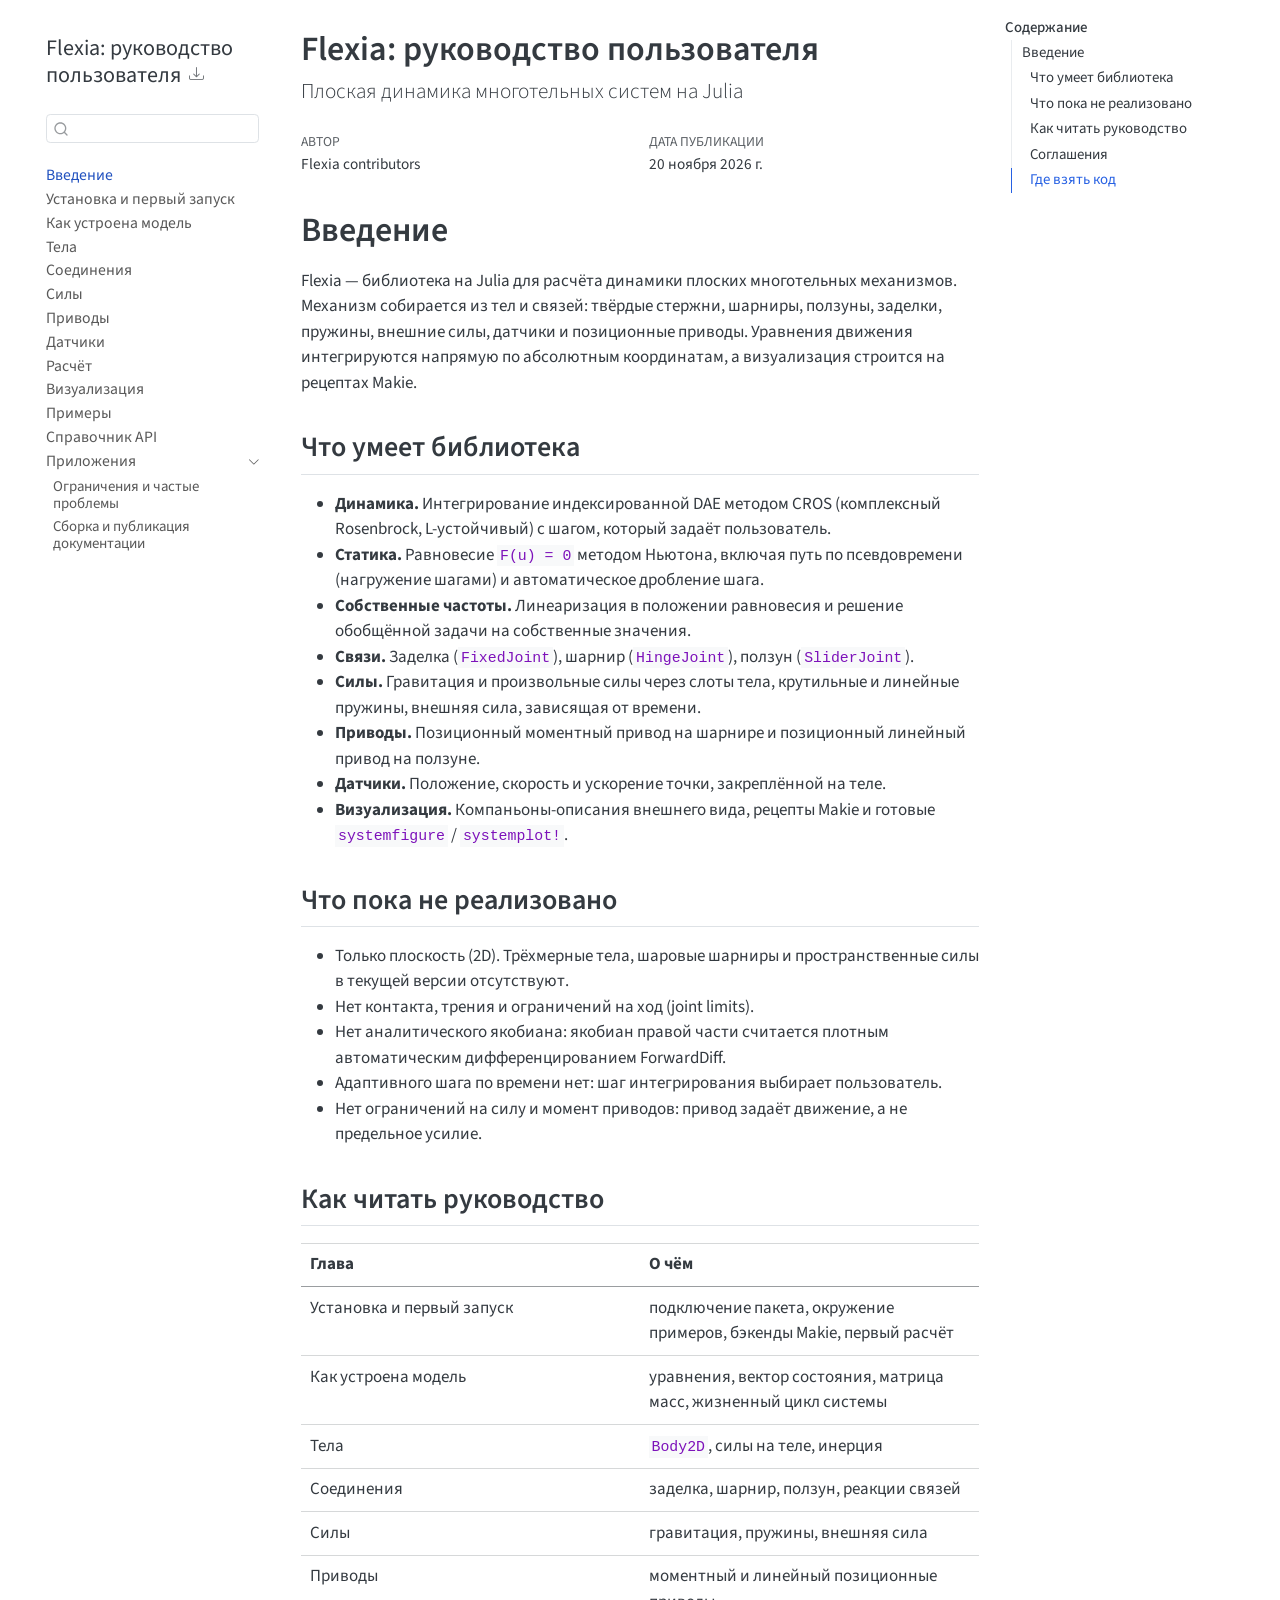
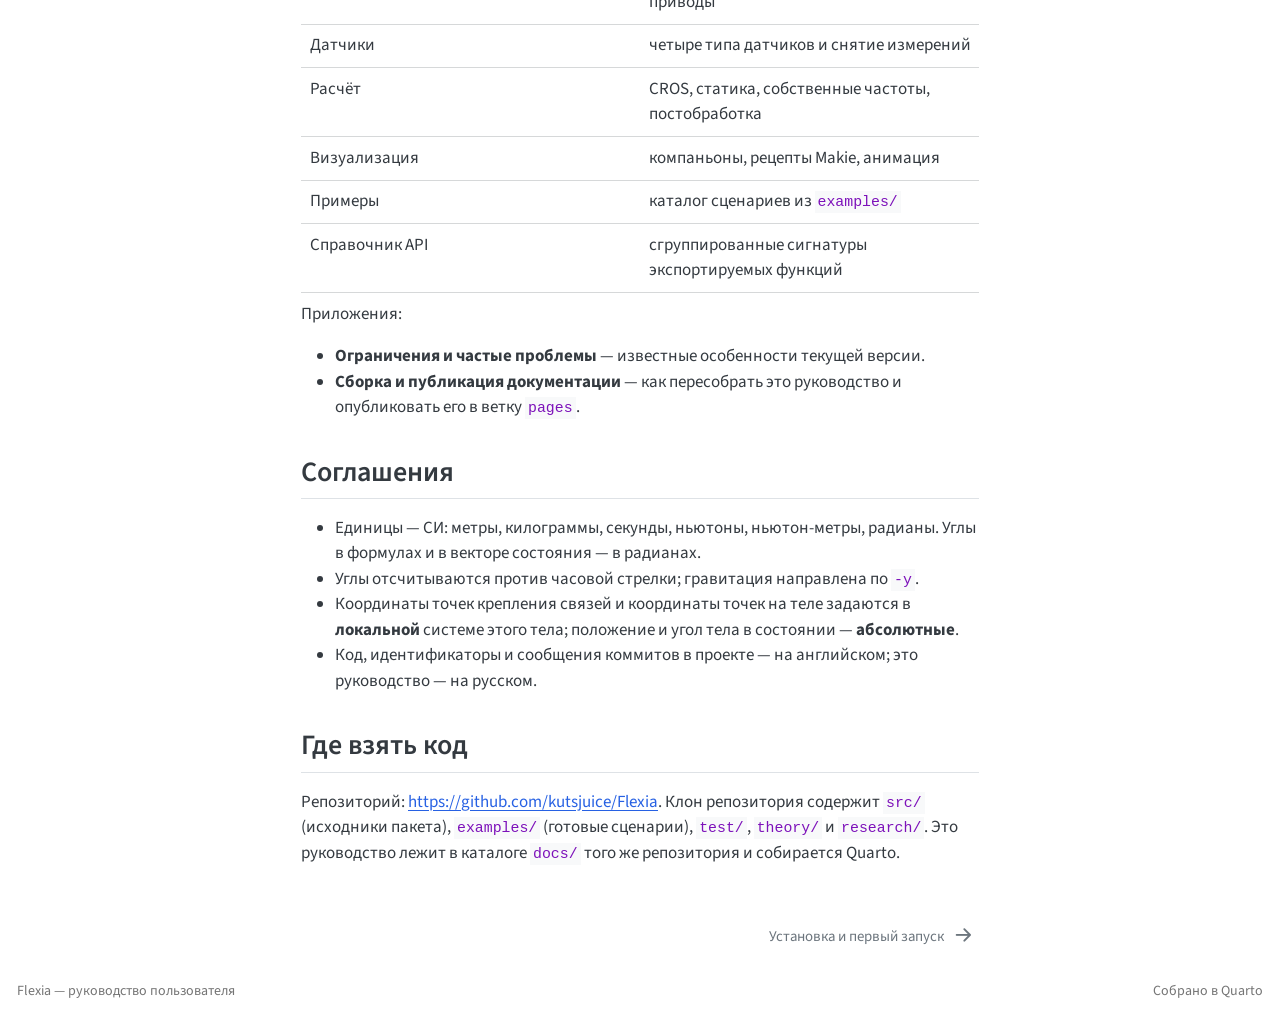
<file: index.html>
<!DOCTYPE html>
<html xmlns="http://www.w3.org/1999/xhtml" lang="ru" xml:lang="ru"><head>

<meta charset="utf-8">
<meta name="generator" content="quarto-1.7.32">

<meta name="viewport" content="width=device-width, initial-scale=1.0, user-scalable=yes">

<meta name="author" content="Flexia contributors">

<title>Flexia: руководство пользователя</title>
<style>
code{white-space: pre-wrap;}
span.smallcaps{font-variant: small-caps;}
div.columns{display: flex; gap: min(4vw, 1.5em);}
div.column{flex: auto; overflow-x: auto;}
div.hanging-indent{margin-left: 1.5em; text-indent: -1.5em;}
ul.task-list{list-style: none;}
ul.task-list li input[type="checkbox"] {
  width: 0.8em;
  margin: 0 0.8em 0.2em -1em; /* quarto-specific, see https://github.com/quarto-dev/quarto-cli/issues/4556 */ 
  vertical-align: middle;
}
</style>


<script src="site_libs/quarto-nav/quarto-nav.js"></script>
<script src="site_libs/quarto-nav/headroom.min.js"></script>
<script src="site_libs/clipboard/clipboard.min.js"></script>
<script src="site_libs/quarto-search/autocomplete.umd.js"></script>
<script src="site_libs/quarto-search/fuse.min.js"></script>
<script src="site_libs/quarto-search/quarto-search.js"></script>
<meta name="quarto:offset" content="./">
<link href="./installation.html" rel="next">
<script src="site_libs/quarto-html/quarto.js" type="module"></script>
<script src="site_libs/quarto-html/tabsets/tabsets.js" type="module"></script>
<script src="site_libs/quarto-html/popper.min.js"></script>
<script src="site_libs/quarto-html/tippy.umd.min.js"></script>
<script src="site_libs/quarto-html/anchor.min.js"></script>
<link href="site_libs/quarto-html/tippy.css" rel="stylesheet">
<link href="site_libs/quarto-html/quarto-syntax-highlighting-37eea08aefeeee20ff55810ff984fec1.css" rel="stylesheet" id="quarto-text-highlighting-styles">
<script src="site_libs/bootstrap/bootstrap.min.js"></script>
<link href="site_libs/bootstrap/bootstrap-icons.css" rel="stylesheet">
<link href="site_libs/bootstrap/bootstrap-a3732d25a03fccaf0a7ba6a3c2233265.min.css" rel="stylesheet" append-hash="true" id="quarto-bootstrap" data-mode="light">
<script id="quarto-search-options" type="application/json">{
  "location": "sidebar",
  "copy-button": false,
  "collapse-after": 3,
  "panel-placement": "start",
  "type": "textbox",
  "limit": 50,
  "keyboard-shortcut": [
    "f",
    "/",
    "s"
  ],
  "show-item-context": false,
  "language": {
    "search-no-results-text": "Поиск не дал результатов",
    "search-matching-documents-text": "Результаты поиска",
    "search-copy-link-title": "Скопировать ссылку",
    "search-hide-matches-text": "Скрыть дополнительные результаты",
    "search-more-match-text": "дополнительный результат в этом документе",
    "search-more-matches-text": "дополнительных результата(-ов) в этом документе",
    "search-clear-button-title": "Очистить",
    "search-text-placeholder": "",
    "search-detached-cancel-button-title": "Отменить",
    "search-submit-button-title": "Найти",
    "search-label": "Поиск"
  }
}</script>


</head>

<body class="nav-sidebar floating quarto-light">

<div id="quarto-search-results"></div>
  <header id="quarto-header" class="headroom fixed-top">
  <nav class="quarto-secondary-nav">
    <div class="container-fluid d-flex">
      <button type="button" class="quarto-btn-toggle btn" data-bs-toggle="collapse" role="button" data-bs-target=".quarto-sidebar-collapse-item" aria-controls="quarto-sidebar" aria-expanded="false" aria-label="Переключить боковую панель навигации" onclick="if (window.quartoToggleHeadroom) { window.quartoToggleHeadroom(); }">
        <i class="bi bi-layout-text-sidebar-reverse"></i>
      </button>
        <nav class="quarto-page-breadcrumbs" aria-label="breadcrumb"><ol class="breadcrumb"><li class="breadcrumb-item"><a href="./index.html">Введение</a></li></ol></nav>
        <a class="flex-grow-1" role="navigation" data-bs-toggle="collapse" data-bs-target=".quarto-sidebar-collapse-item" aria-controls="quarto-sidebar" aria-expanded="false" aria-label="Переключить боковую панель навигации" onclick="if (window.quartoToggleHeadroom) { window.quartoToggleHeadroom(); }">      
        </a>
      <button type="button" class="btn quarto-search-button" aria-label="Поиск" onclick="window.quartoOpenSearch();">
        <i class="bi bi-search"></i>
      </button>
    </div>
  </nav>
</header>
<!-- content -->
<div id="quarto-content" class="quarto-container page-columns page-rows-contents page-layout-article">
<!-- sidebar -->
  <nav id="quarto-sidebar" class="sidebar collapse collapse-horizontal quarto-sidebar-collapse-item sidebar-navigation floating overflow-auto">
    <div class="pt-lg-2 mt-2 text-left sidebar-header">
    <div class="sidebar-title mb-0 py-0">
      <a href="./">Flexia: руководство пользователя</a> 
        <div class="sidebar-tools-main">
    <div class="dropdown">
      <a href="" title="Download" id="quarto-navigation-tool-dropdown-0" class="quarto-navigation-tool dropdown-toggle px-1" data-bs-toggle="dropdown" aria-expanded="false" role="link" aria-label="Download"><i class="bi bi-download"></i></a>
      <ul class="dropdown-menu" aria-labelledby="quarto-navigation-tool-dropdown-0">
          <li>
            <a class="dropdown-item sidebar-tools-main-item" href="./Flexia-manual.pdf">
              <i class="bi bi-file-pdf pe-1"></i>
            Download PDF
            </a>
          </li>
          <li>
            <a class="dropdown-item sidebar-tools-main-item" href="./Flexia-manual.docx">
              <i class="bi bi-file-word pe-1"></i>
            Download Docx
            </a>
          </li>
      </ul>
    </div>
</div>
    </div>
      </div>
        <div class="mt-2 flex-shrink-0 align-items-center">
        <div class="sidebar-search">
        <div id="quarto-search" class="" title="Поиск"></div>
        </div>
        </div>
    <div class="sidebar-menu-container"> 
    <ul class="list-unstyled mt-1">
        <li class="sidebar-item">
  <div class="sidebar-item-container"> 
  <a href="./index.html" class="sidebar-item-text sidebar-link active">
 <span class="menu-text">Введение</span></a>
  </div>
</li>
        <li class="sidebar-item">
  <div class="sidebar-item-container"> 
  <a href="./installation.html" class="sidebar-item-text sidebar-link"><span class="chapter-title">Установка и первый запуск</span></a>
  </div>
</li>
        <li class="sidebar-item">
  <div class="sidebar-item-container"> 
  <a href="./model.html" class="sidebar-item-text sidebar-link"><span class="chapter-title">Как устроена модель</span></a>
  </div>
</li>
        <li class="sidebar-item">
  <div class="sidebar-item-container"> 
  <a href="./bodies.html" class="sidebar-item-text sidebar-link"><span class="chapter-title">Тела</span></a>
  </div>
</li>
        <li class="sidebar-item">
  <div class="sidebar-item-container"> 
  <a href="./joints.html" class="sidebar-item-text sidebar-link"><span class="chapter-title">Соединения</span></a>
  </div>
</li>
        <li class="sidebar-item">
  <div class="sidebar-item-container"> 
  <a href="./forces.html" class="sidebar-item-text sidebar-link"><span class="chapter-title">Силы</span></a>
  </div>
</li>
        <li class="sidebar-item">
  <div class="sidebar-item-container"> 
  <a href="./actuators.html" class="sidebar-item-text sidebar-link"><span class="chapter-title">Приводы</span></a>
  </div>
</li>
        <li class="sidebar-item">
  <div class="sidebar-item-container"> 
  <a href="./sensors.html" class="sidebar-item-text sidebar-link"><span class="chapter-title">Датчики</span></a>
  </div>
</li>
        <li class="sidebar-item">
  <div class="sidebar-item-container"> 
  <a href="./solving.html" class="sidebar-item-text sidebar-link"><span class="chapter-title">Расчёт</span></a>
  </div>
</li>
        <li class="sidebar-item">
  <div class="sidebar-item-container"> 
  <a href="./visualization.html" class="sidebar-item-text sidebar-link"><span class="chapter-title">Визуализация</span></a>
  </div>
</li>
        <li class="sidebar-item">
  <div class="sidebar-item-container"> 
  <a href="./examples.html" class="sidebar-item-text sidebar-link"><span class="chapter-title">Примеры</span></a>
  </div>
</li>
        <li class="sidebar-item">
  <div class="sidebar-item-container"> 
  <a href="./api.html" class="sidebar-item-text sidebar-link"><span class="chapter-title">Справочник API</span></a>
  </div>
</li>
        <li class="sidebar-item sidebar-item-section">
      <div class="sidebar-item-container"> 
            <a class="sidebar-item-text sidebar-link text-start" data-bs-toggle="collapse" data-bs-target="#quarto-sidebar-section-1" role="navigation" aria-expanded="true">
 <span class="menu-text">Приложения</span></a>
          <a class="sidebar-item-toggle text-start" data-bs-toggle="collapse" data-bs-target="#quarto-sidebar-section-1" role="navigation" aria-expanded="true" aria-label="Переключить раздел">
            <i class="bi bi-chevron-right ms-2"></i>
          </a> 
      </div>
      <ul id="quarto-sidebar-section-1" class="collapse list-unstyled sidebar-section depth1 show">  
          <li class="sidebar-item">
  <div class="sidebar-item-container"> 
  <a href="./troubleshooting.html" class="sidebar-item-text sidebar-link"><span class="chapter-title">Ограничения и частые проблемы</span></a>
  </div>
</li>
          <li class="sidebar-item">
  <div class="sidebar-item-container"> 
  <a href="./publishing.html" class="sidebar-item-text sidebar-link"><span class="chapter-title">Сборка и публикация документации</span></a>
  </div>
</li>
      </ul>
  </li>
    </ul>
    </div>
</nav>
<div id="quarto-sidebar-glass" class="quarto-sidebar-collapse-item" data-bs-toggle="collapse" data-bs-target=".quarto-sidebar-collapse-item"></div>
<!-- margin-sidebar -->
    <div id="quarto-margin-sidebar" class="sidebar margin-sidebar">
        <nav id="TOC" role="doc-toc" class="toc-active">
    <h2 id="toc-title">Содержание</h2>
   
  <ul>
  <li><a href="#введение" id="toc-введение" class="nav-link active" data-scroll-target="#введение">Введение</a>
  <ul class="collapse">
  <li><a href="#что-умеет-библиотека" id="toc-что-умеет-библиотека" class="nav-link" data-scroll-target="#что-умеет-библиотека">Что умеет библиотека</a></li>
  <li><a href="#что-пока-не-реализовано" id="toc-что-пока-не-реализовано" class="nav-link" data-scroll-target="#что-пока-не-реализовано">Что пока не реализовано</a></li>
  <li><a href="#как-читать-руководство" id="toc-как-читать-руководство" class="nav-link" data-scroll-target="#как-читать-руководство">Как читать руководство</a></li>
  <li><a href="#соглашения" id="toc-соглашения" class="nav-link" data-scroll-target="#соглашения">Соглашения</a></li>
  <li><a href="#где-взять-код" id="toc-где-взять-код" class="nav-link" data-scroll-target="#где-взять-код">Где взять код</a></li>
  </ul></li>
  </ul>
</nav>
    </div>
<!-- main -->
<main class="content" id="quarto-document-content">

<header id="title-block-header" class="quarto-title-block default">
<div class="quarto-title">
<h1 class="title">Flexia: руководство пользователя</h1>
<p class="subtitle lead">Плоская динамика многотельных систем на Julia</p>
</div>



<div class="quarto-title-meta">

    <div>
    <div class="quarto-title-meta-heading">Автор</div>
    <div class="quarto-title-meta-contents">
             <p>Flexia contributors </p>
          </div>
  </div>
    
    <div>
    <div class="quarto-title-meta-heading">Дата публикации</div>
    <div class="quarto-title-meta-contents">
      <p class="date">20 ноября 2026 г.</p>
    </div>
  </div>
  
    
  </div>
  


</header>


<section id="введение" class="level1 unnumbered">
<h1 class="unnumbered">Введение</h1>
<p>Flexia — библиотека на Julia для расчёта динамики плоских многотельных механизмов. Механизм собирается из тел и связей: твёрдые стержни, шарниры, ползуны, заделки, пружины, внешние силы, датчики и позиционные приводы. Уравнения движения интегрируются напрямую по абсолютным координатам, а визуализация строится на рецептах Makie.</p>
<section id="что-умеет-библиотека" class="level2">
<h2 class="anchored" data-anchor-id="что-умеет-библиотека">Что умеет библиотека</h2>
<ul>
<li><strong>Динамика.</strong> Интегрирование индексированной DAE методом CROS (комплексный Rosenbrock, L-устойчивый) с шагом, который задаёт пользователь.</li>
<li><strong>Статика.</strong> Равновесие <code>F(u) = 0</code> методом Ньютона, включая путь по псевдовремени (нагружение шагами) и автоматическое дробление шага.</li>
<li><strong>Собственные частоты.</strong> Линеаризация в положении равновесия и решение обобщённой задачи на собственные значения.</li>
<li><strong>Связи.</strong> Заделка (<code>FixedJoint</code>), шарнир (<code>HingeJoint</code>), ползун (<code>SliderJoint</code>).</li>
<li><strong>Силы.</strong> Гравитация и произвольные силы через слоты тела, крутильные и линейные пружины, внешняя сила, зависящая от времени.</li>
<li><strong>Приводы.</strong> Позиционный моментный привод на шарнире и позиционный линейный привод на ползуне.</li>
<li><strong>Датчики.</strong> Положение, скорость и ускорение точки, закреплённой на теле.</li>
<li><strong>Визуализация.</strong> Компаньоны-описания внешнего вида, рецепты Makie и готовые <code>systemfigure</code> / <code>systemplot!</code>.</li>
</ul>
</section>
<section id="что-пока-не-реализовано" class="level2">
<h2 class="anchored" data-anchor-id="что-пока-не-реализовано">Что пока не реализовано</h2>
<ul>
<li>Только плоскость (2D). Трёхмерные тела, шаровые шарниры и пространственные силы в текущей версии отсутствуют.</li>
<li>Нет контакта, трения и ограничений на ход (joint limits).</li>
<li>Нет аналитического якобиана: якобиан правой части считается плотным автоматическим дифференцированием ForwardDiff.</li>
<li>Адаптивного шага по времени нет: шаг интегрирования выбирает пользователь.</li>
<li>Нет ограничений на силу и момент приводов: привод задаёт движение, а не предельное усилие.</li>
</ul>
</section>
<section id="как-читать-руководство" class="level2">
<h2 class="anchored" data-anchor-id="как-читать-руководство">Как читать руководство</h2>
<table class="caption-top table">
<colgroup>
<col style="width: 50%">
<col style="width: 50%">
</colgroup>
<thead>
<tr class="header">
<th>Глава</th>
<th>О чём</th>
</tr>
</thead>
<tbody>
<tr class="odd">
<td>Установка и первый запуск</td>
<td>подключение пакета, окружение примеров, бэкенды Makie, первый расчёт</td>
</tr>
<tr class="even">
<td>Как устроена модель</td>
<td>уравнения, вектор состояния, матрица масс, жизненный цикл системы</td>
</tr>
<tr class="odd">
<td>Тела</td>
<td><code>Body2D</code>, силы на теле, инерция</td>
</tr>
<tr class="even">
<td>Соединения</td>
<td>заделка, шарнир, ползун, реакции связей</td>
</tr>
<tr class="odd">
<td>Силы</td>
<td>гравитация, пружины, внешняя сила</td>
</tr>
<tr class="even">
<td>Приводы</td>
<td>моментный и линейный позиционные приводы</td>
</tr>
<tr class="odd">
<td>Датчики</td>
<td>четыре типа датчиков и снятие измерений</td>
</tr>
<tr class="even">
<td>Расчёт</td>
<td>CROS, статика, собственные частоты, постобработка</td>
</tr>
<tr class="odd">
<td>Визуализация</td>
<td>компаньоны, рецепты Makie, анимация</td>
</tr>
<tr class="even">
<td>Примеры</td>
<td>каталог сценариев из <code>examples/</code></td>
</tr>
<tr class="odd">
<td>Справочник API</td>
<td>сгруппированные сигнатуры экспортируемых функций</td>
</tr>
</tbody>
</table>
<p>Приложения:</p>
<ul>
<li><strong>Ограничения и частые проблемы</strong> — известные особенности текущей версии.</li>
<li><strong>Сборка и публикация документации</strong> — как пересобрать это руководство и опубликовать его в ветку <code>pages</code>.</li>
</ul>
</section>
<section id="соглашения" class="level2">
<h2 class="anchored" data-anchor-id="соглашения">Соглашения</h2>
<ul>
<li>Единицы — СИ: метры, килограммы, секунды, ньютоны, ньютон-метры, радианы. Углы в формулах и в векторе состояния — в радианах.</li>
<li>Углы отсчитываются против часовой стрелки; гравитация направлена по <code>-y</code>.</li>
<li>Координаты точек крепления связей и координаты точек на теле задаются в <strong>локальной</strong> системе этого тела; положение и угол тела в состоянии — <strong>абсолютные</strong>.</li>
<li>Код, идентификаторы и сообщения коммитов в проекте — на английском; это руководство — на русском.</li>
</ul>
</section>
<section id="где-взять-код" class="level2">
<h2 class="anchored" data-anchor-id="где-взять-код">Где взять код</h2>
<p>Репозиторий: <a href="https://github.com/kutsjuice/Flexia" class="uri">https://github.com/kutsjuice/Flexia</a>. Клон репозитория содержит <code>src/</code> (исходники пакета), <code>examples/</code> (готовые сценарии), <code>test/</code>, <code>theory/</code> и <code>research/</code>. Это руководство лежит в каталоге <code>docs/</code> того же репозитория и собирается Quarto.</p>


</section>
</section>

</main> <!-- /main -->
<script id="quarto-html-after-body" type="application/javascript">
  window.document.addEventListener("DOMContentLoaded", function (event) {
    const icon = "";
    const anchorJS = new window.AnchorJS();
    anchorJS.options = {
      placement: 'right',
      icon: icon
    };
    anchorJS.add('.anchored');
    const isCodeAnnotation = (el) => {
      for (const clz of el.classList) {
        if (clz.startsWith('code-annotation-')) {                     
          return true;
        }
      }
      return false;
    }
    const onCopySuccess = function(e) {
      // button target
      const button = e.trigger;
      // don't keep focus
      button.blur();
      // flash "checked"
      button.classList.add('code-copy-button-checked');
      var currentTitle = button.getAttribute("title");
      button.setAttribute("title", "Скопировано");
      let tooltip;
      if (window.bootstrap) {
        button.setAttribute("data-bs-toggle", "tooltip");
        button.setAttribute("data-bs-placement", "left");
        button.setAttribute("data-bs-title", "Скопировано");
        tooltip = new bootstrap.Tooltip(button, 
          { trigger: "manual", 
            customClass: "code-copy-button-tooltip",
            offset: [0, -8]});
        tooltip.show();    
      }
      setTimeout(function() {
        if (tooltip) {
          tooltip.hide();
          button.removeAttribute("data-bs-title");
          button.removeAttribute("data-bs-toggle");
          button.removeAttribute("data-bs-placement");
        }
        button.setAttribute("title", currentTitle);
        button.classList.remove('code-copy-button-checked');
      }, 1000);
      // clear code selection
      e.clearSelection();
    }
    const getTextToCopy = function(trigger) {
        const codeEl = trigger.previousElementSibling.cloneNode(true);
        for (const childEl of codeEl.children) {
          if (isCodeAnnotation(childEl)) {
            childEl.remove();
          }
        }
        return codeEl.innerText;
    }
    const clipboard = new window.ClipboardJS('.code-copy-button:not([data-in-quarto-modal])', {
      text: getTextToCopy
    });
    clipboard.on('success', onCopySuccess);
    if (window.document.getElementById('quarto-embedded-source-code-modal')) {
      const clipboardModal = new window.ClipboardJS('.code-copy-button[data-in-quarto-modal]', {
        text: getTextToCopy,
        container: window.document.getElementById('quarto-embedded-source-code-modal')
      });
      clipboardModal.on('success', onCopySuccess);
    }
      var localhostRegex = new RegExp(/^(?:http|https):\/\/localhost\:?[0-9]*\//);
      var mailtoRegex = new RegExp(/^mailto:/);
        var filterRegex = new RegExp('/' + window.location.host + '/');
      var isInternal = (href) => {
          return filterRegex.test(href) || localhostRegex.test(href) || mailtoRegex.test(href);
      }
      // Inspect non-navigation links and adorn them if external
     var links = window.document.querySelectorAll('a[href]:not(.nav-link):not(.navbar-brand):not(.toc-action):not(.sidebar-link):not(.sidebar-item-toggle):not(.pagination-link):not(.no-external):not([aria-hidden]):not(.dropdown-item):not(.quarto-navigation-tool):not(.about-link)');
      for (var i=0; i<links.length; i++) {
        const link = links[i];
        if (!isInternal(link.href)) {
          // undo the damage that might have been done by quarto-nav.js in the case of
          // links that we want to consider external
          if (link.dataset.originalHref !== undefined) {
            link.href = link.dataset.originalHref;
          }
            // target, if specified
            link.setAttribute("target", "_blank");
            if (link.getAttribute("rel") === null) {
              link.setAttribute("rel", "noopener");
            }
        }
      }
    function tippyHover(el, contentFn, onTriggerFn, onUntriggerFn) {
      const config = {
        allowHTML: true,
        maxWidth: 500,
        delay: 100,
        arrow: false,
        appendTo: function(el) {
            return el.parentElement;
        },
        interactive: true,
        interactiveBorder: 10,
        theme: 'quarto',
        placement: 'bottom-start',
      };
      if (contentFn) {
        config.content = contentFn;
      }
      if (onTriggerFn) {
        config.onTrigger = onTriggerFn;
      }
      if (onUntriggerFn) {
        config.onUntrigger = onUntriggerFn;
      }
      window.tippy(el, config); 
    }
    const noterefs = window.document.querySelectorAll('a[role="doc-noteref"]');
    for (var i=0; i<noterefs.length; i++) {
      const ref = noterefs[i];
      tippyHover(ref, function() {
        // use id or data attribute instead here
        let href = ref.getAttribute('data-footnote-href') || ref.getAttribute('href');
        try { href = new URL(href).hash; } catch {}
        const id = href.replace(/^#\/?/, "");
        const note = window.document.getElementById(id);
        if (note) {
          return note.innerHTML;
        } else {
          return "";
        }
      });
    }
    const xrefs = window.document.querySelectorAll('a.quarto-xref');
    const processXRef = (id, note) => {
      // Strip column container classes
      const stripColumnClz = (el) => {
        el.classList.remove("page-full", "page-columns");
        if (el.children) {
          for (const child of el.children) {
            stripColumnClz(child);
          }
        }
      }
      stripColumnClz(note)
      if (id === null || id.startsWith('sec-')) {
        // Special case sections, only their first couple elements
        const container = document.createElement("div");
        if (note.children && note.children.length > 2) {
          container.appendChild(note.children[0].cloneNode(true));
          for (let i = 1; i < note.children.length; i++) {
            const child = note.children[i];
            if (child.tagName === "P" && child.innerText === "") {
              continue;
            } else {
              container.appendChild(child.cloneNode(true));
              break;
            }
          }
          if (window.Quarto?.typesetMath) {
            window.Quarto.typesetMath(container);
          }
          return container.innerHTML
        } else {
          if (window.Quarto?.typesetMath) {
            window.Quarto.typesetMath(note);
          }
          return note.innerHTML;
        }
      } else {
        // Remove any anchor links if they are present
        const anchorLink = note.querySelector('a.anchorjs-link');
        if (anchorLink) {
          anchorLink.remove();
        }
        if (window.Quarto?.typesetMath) {
          window.Quarto.typesetMath(note);
        }
        if (note.classList.contains("callout")) {
          return note.outerHTML;
        } else {
          return note.innerHTML;
        }
      }
    }
    for (var i=0; i<xrefs.length; i++) {
      const xref = xrefs[i];
      tippyHover(xref, undefined, function(instance) {
        instance.disable();
        let url = xref.getAttribute('href');
        let hash = undefined; 
        if (url.startsWith('#')) {
          hash = url;
        } else {
          try { hash = new URL(url).hash; } catch {}
        }
        if (hash) {
          const id = hash.replace(/^#\/?/, "");
          const note = window.document.getElementById(id);
          if (note !== null) {
            try {
              const html = processXRef(id, note.cloneNode(true));
              instance.setContent(html);
            } finally {
              instance.enable();
              instance.show();
            }
          } else {
            // See if we can fetch this
            fetch(url.split('#')[0])
            .then(res => res.text())
            .then(html => {
              const parser = new DOMParser();
              const htmlDoc = parser.parseFromString(html, "text/html");
              const note = htmlDoc.getElementById(id);
              if (note !== null) {
                const html = processXRef(id, note);
                instance.setContent(html);
              } 
            }).finally(() => {
              instance.enable();
              instance.show();
            });
          }
        } else {
          // See if we can fetch a full url (with no hash to target)
          // This is a special case and we should probably do some content thinning / targeting
          fetch(url)
          .then(res => res.text())
          .then(html => {
            const parser = new DOMParser();
            const htmlDoc = parser.parseFromString(html, "text/html");
            const note = htmlDoc.querySelector('main.content');
            if (note !== null) {
              // This should only happen for chapter cross references
              // (since there is no id in the URL)
              // remove the first header
              if (note.children.length > 0 && note.children[0].tagName === "HEADER") {
                note.children[0].remove();
              }
              const html = processXRef(null, note);
              instance.setContent(html);
            } 
          }).finally(() => {
            instance.enable();
            instance.show();
          });
        }
      }, function(instance) {
      });
    }
        let selectedAnnoteEl;
        const selectorForAnnotation = ( cell, annotation) => {
          let cellAttr = 'data-code-cell="' + cell + '"';
          let lineAttr = 'data-code-annotation="' +  annotation + '"';
          const selector = 'span[' + cellAttr + '][' + lineAttr + ']';
          return selector;
        }
        const selectCodeLines = (annoteEl) => {
          const doc = window.document;
          const targetCell = annoteEl.getAttribute("data-target-cell");
          const targetAnnotation = annoteEl.getAttribute("data-target-annotation");
          const annoteSpan = window.document.querySelector(selectorForAnnotation(targetCell, targetAnnotation));
          const lines = annoteSpan.getAttribute("data-code-lines").split(",");
          const lineIds = lines.map((line) => {
            return targetCell + "-" + line;
          })
          let top = null;
          let height = null;
          let parent = null;
          if (lineIds.length > 0) {
              //compute the position of the single el (top and bottom and make a div)
              const el = window.document.getElementById(lineIds[0]);
              top = el.offsetTop;
              height = el.offsetHeight;
              parent = el.parentElement.parentElement;
            if (lineIds.length > 1) {
              const lastEl = window.document.getElementById(lineIds[lineIds.length - 1]);
              const bottom = lastEl.offsetTop + lastEl.offsetHeight;
              height = bottom - top;
            }
            if (top !== null && height !== null && parent !== null) {
              // cook up a div (if necessary) and position it 
              let div = window.document.getElementById("code-annotation-line-highlight");
              if (div === null) {
                div = window.document.createElement("div");
                div.setAttribute("id", "code-annotation-line-highlight");
                div.style.position = 'absolute';
                parent.appendChild(div);
              }
              div.style.top = top - 2 + "px";
              div.style.height = height + 4 + "px";
              div.style.left = 0;
              let gutterDiv = window.document.getElementById("code-annotation-line-highlight-gutter");
              if (gutterDiv === null) {
                gutterDiv = window.document.createElement("div");
                gutterDiv.setAttribute("id", "code-annotation-line-highlight-gutter");
                gutterDiv.style.position = 'absolute';
                const codeCell = window.document.getElementById(targetCell);
                const gutter = codeCell.querySelector('.code-annotation-gutter');
                gutter.appendChild(gutterDiv);
              }
              gutterDiv.style.top = top - 2 + "px";
              gutterDiv.style.height = height + 4 + "px";
            }
            selectedAnnoteEl = annoteEl;
          }
        };
        const unselectCodeLines = () => {
          const elementsIds = ["code-annotation-line-highlight", "code-annotation-line-highlight-gutter"];
          elementsIds.forEach((elId) => {
            const div = window.document.getElementById(elId);
            if (div) {
              div.remove();
            }
          });
          selectedAnnoteEl = undefined;
        };
          // Handle positioning of the toggle
      window.addEventListener(
        "resize",
        throttle(() => {
          elRect = undefined;
          if (selectedAnnoteEl) {
            selectCodeLines(selectedAnnoteEl);
          }
        }, 10)
      );
      function throttle(fn, ms) {
      let throttle = false;
      let timer;
        return (...args) => {
          if(!throttle) { // first call gets through
              fn.apply(this, args);
              throttle = true;
          } else { // all the others get throttled
              if(timer) clearTimeout(timer); // cancel #2
              timer = setTimeout(() => {
                fn.apply(this, args);
                timer = throttle = false;
              }, ms);
          }
        };
      }
        // Attach click handler to the DT
        const annoteDls = window.document.querySelectorAll('dt[data-target-cell]');
        for (const annoteDlNode of annoteDls) {
          annoteDlNode.addEventListener('click', (event) => {
            const clickedEl = event.target;
            if (clickedEl !== selectedAnnoteEl) {
              unselectCodeLines();
              const activeEl = window.document.querySelector('dt[data-target-cell].code-annotation-active');
              if (activeEl) {
                activeEl.classList.remove('code-annotation-active');
              }
              selectCodeLines(clickedEl);
              clickedEl.classList.add('code-annotation-active');
            } else {
              // Unselect the line
              unselectCodeLines();
              clickedEl.classList.remove('code-annotation-active');
            }
          });
        }
    const findCites = (el) => {
      const parentEl = el.parentElement;
      if (parentEl) {
        const cites = parentEl.dataset.cites;
        if (cites) {
          return {
            el,
            cites: cites.split(' ')
          };
        } else {
          return findCites(el.parentElement)
        }
      } else {
        return undefined;
      }
    };
    var bibliorefs = window.document.querySelectorAll('a[role="doc-biblioref"]');
    for (var i=0; i<bibliorefs.length; i++) {
      const ref = bibliorefs[i];
      const citeInfo = findCites(ref);
      if (citeInfo) {
        tippyHover(citeInfo.el, function() {
          var popup = window.document.createElement('div');
          citeInfo.cites.forEach(function(cite) {
            var citeDiv = window.document.createElement('div');
            citeDiv.classList.add('hanging-indent');
            citeDiv.classList.add('csl-entry');
            var biblioDiv = window.document.getElementById('ref-' + cite);
            if (biblioDiv) {
              citeDiv.innerHTML = biblioDiv.innerHTML;
            }
            popup.appendChild(citeDiv);
          });
          return popup.innerHTML;
        });
      }
    }
  });
  </script>
<nav class="page-navigation">
  <div class="nav-page nav-page-previous">
  </div>
  <div class="nav-page nav-page-next">
      <a href="./installation.html" class="pagination-link" aria-label="Установка и первый запуск">
        <span class="nav-page-text"><span class="chapter-title">Установка и первый запуск</span></span> <i class="bi bi-arrow-right-short"></i>
      </a>
  </div>
</nav>
</div> <!-- /content -->
<footer class="footer">
  <div class="nav-footer">
    <div class="nav-footer-left">
<p>Flexia — руководство пользователя</p>
</div>   
    <div class="nav-footer-center">
      &nbsp;
    </div>
    <div class="nav-footer-right">
<p>Собрано в Quarto</p>
</div>
  </div>
</footer>




</body></html>
</file>
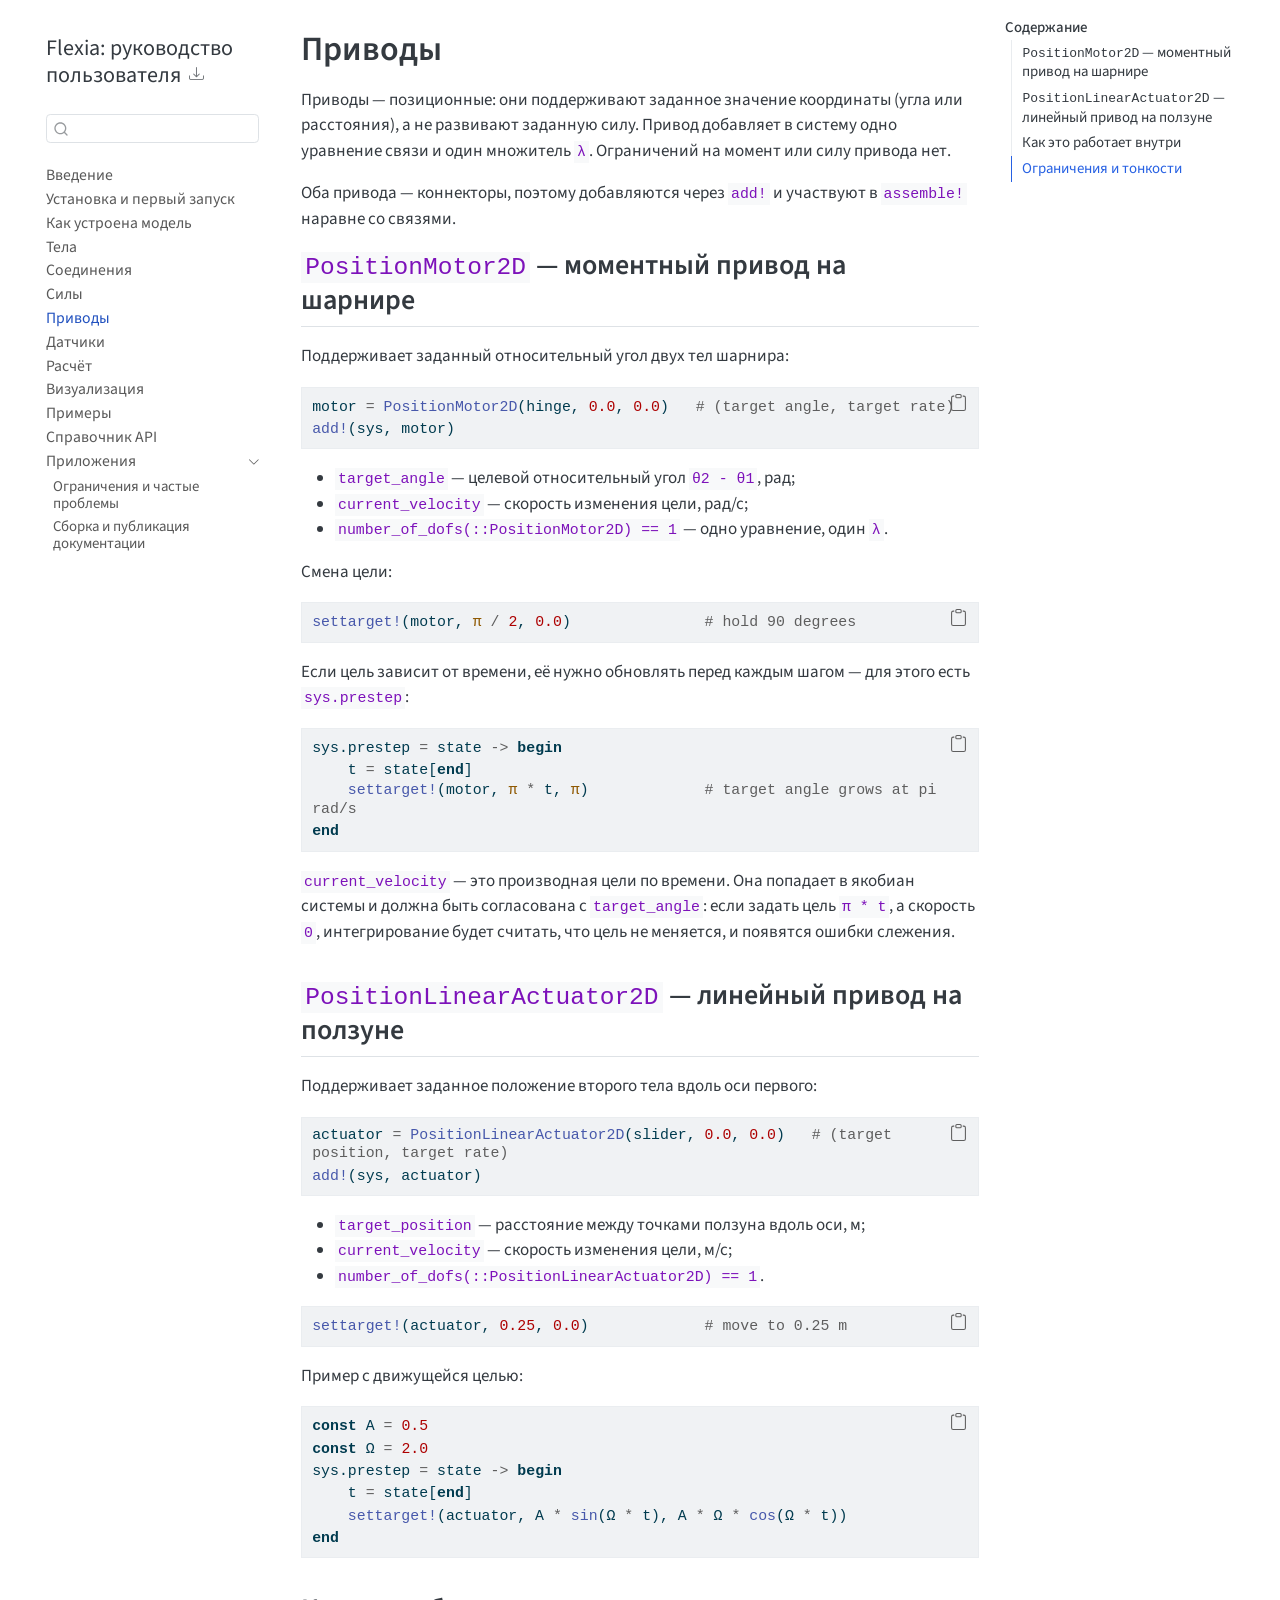
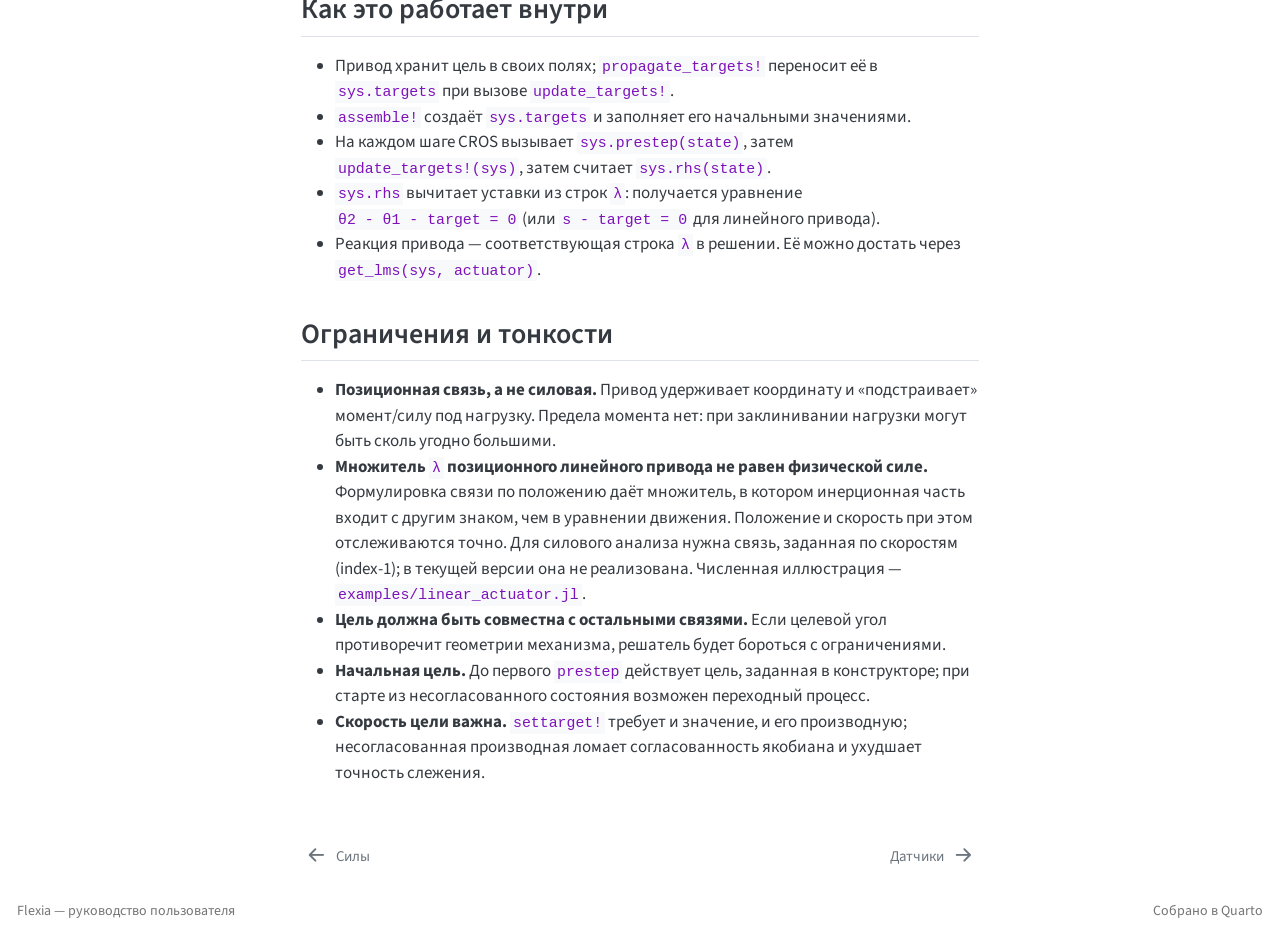
<file: actuators.html>
<!DOCTYPE html>
<html xmlns="http://www.w3.org/1999/xhtml" lang="ru" xml:lang="ru"><head>

<meta charset="utf-8">
<meta name="generator" content="quarto-1.7.32">

<meta name="viewport" content="width=device-width, initial-scale=1.0, user-scalable=yes">


<title>Приводы – Flexia: руководство пользователя</title>
<style>
code{white-space: pre-wrap;}
span.smallcaps{font-variant: small-caps;}
div.columns{display: flex; gap: min(4vw, 1.5em);}
div.column{flex: auto; overflow-x: auto;}
div.hanging-indent{margin-left: 1.5em; text-indent: -1.5em;}
ul.task-list{list-style: none;}
ul.task-list li input[type="checkbox"] {
  width: 0.8em;
  margin: 0 0.8em 0.2em -1em; /* quarto-specific, see https://github.com/quarto-dev/quarto-cli/issues/4556 */ 
  vertical-align: middle;
}
/* CSS for syntax highlighting */
html { -webkit-text-size-adjust: 100%; }
pre > code.sourceCode { white-space: pre; position: relative; }
pre > code.sourceCode > span { display: inline-block; line-height: 1.25; }
pre > code.sourceCode > span:empty { height: 1.2em; }
.sourceCode { overflow: visible; }
code.sourceCode > span { color: inherit; text-decoration: inherit; }
div.sourceCode { margin: 1em 0; }
pre.sourceCode { margin: 0; }
@media screen {
div.sourceCode { overflow: auto; }
}
@media print {
pre > code.sourceCode { white-space: pre-wrap; }
pre > code.sourceCode > span { text-indent: -5em; padding-left: 5em; }
}
pre.numberSource code
  { counter-reset: source-line 0; }
pre.numberSource code > span
  { position: relative; left: -4em; counter-increment: source-line; }
pre.numberSource code > span > a:first-child::before
  { content: counter(source-line);
    position: relative; left: -1em; text-align: right; vertical-align: baseline;
    border: none; display: inline-block;
    -webkit-touch-callout: none; -webkit-user-select: none;
    -khtml-user-select: none; -moz-user-select: none;
    -ms-user-select: none; user-select: none;
    padding: 0 4px; width: 4em;
  }
pre.numberSource { margin-left: 3em;  padding-left: 4px; }
div.sourceCode
  {   }
@media screen {
pre > code.sourceCode > span > a:first-child::before { text-decoration: underline; }
}
</style>


<script src="site_libs/quarto-nav/quarto-nav.js"></script>
<script src="site_libs/quarto-nav/headroom.min.js"></script>
<script src="site_libs/clipboard/clipboard.min.js"></script>
<script src="site_libs/quarto-search/autocomplete.umd.js"></script>
<script src="site_libs/quarto-search/fuse.min.js"></script>
<script src="site_libs/quarto-search/quarto-search.js"></script>
<meta name="quarto:offset" content="./">
<link href="./sensors.html" rel="next">
<link href="./forces.html" rel="prev">
<script src="site_libs/quarto-html/quarto.js" type="module"></script>
<script src="site_libs/quarto-html/tabsets/tabsets.js" type="module"></script>
<script src="site_libs/quarto-html/popper.min.js"></script>
<script src="site_libs/quarto-html/tippy.umd.min.js"></script>
<script src="site_libs/quarto-html/anchor.min.js"></script>
<link href="site_libs/quarto-html/tippy.css" rel="stylesheet">
<link href="site_libs/quarto-html/quarto-syntax-highlighting-37eea08aefeeee20ff55810ff984fec1.css" rel="stylesheet" id="quarto-text-highlighting-styles">
<script src="site_libs/bootstrap/bootstrap.min.js"></script>
<link href="site_libs/bootstrap/bootstrap-icons.css" rel="stylesheet">
<link href="site_libs/bootstrap/bootstrap-a3732d25a03fccaf0a7ba6a3c2233265.min.css" rel="stylesheet" append-hash="true" id="quarto-bootstrap" data-mode="light">
<script id="quarto-search-options" type="application/json">{
  "location": "sidebar",
  "copy-button": false,
  "collapse-after": 3,
  "panel-placement": "start",
  "type": "textbox",
  "limit": 50,
  "keyboard-shortcut": [
    "f",
    "/",
    "s"
  ],
  "show-item-context": false,
  "language": {
    "search-no-results-text": "Поиск не дал результатов",
    "search-matching-documents-text": "Результаты поиска",
    "search-copy-link-title": "Скопировать ссылку",
    "search-hide-matches-text": "Скрыть дополнительные результаты",
    "search-more-match-text": "дополнительный результат в этом документе",
    "search-more-matches-text": "дополнительных результата(-ов) в этом документе",
    "search-clear-button-title": "Очистить",
    "search-text-placeholder": "",
    "search-detached-cancel-button-title": "Отменить",
    "search-submit-button-title": "Найти",
    "search-label": "Поиск"
  }
}</script>


</head>

<body class="nav-sidebar floating quarto-light">

<div id="quarto-search-results"></div>
  <header id="quarto-header" class="headroom fixed-top">
  <nav class="quarto-secondary-nav">
    <div class="container-fluid d-flex">
      <button type="button" class="quarto-btn-toggle btn" data-bs-toggle="collapse" role="button" data-bs-target=".quarto-sidebar-collapse-item" aria-controls="quarto-sidebar" aria-expanded="false" aria-label="Переключить боковую панель навигации" onclick="if (window.quartoToggleHeadroom) { window.quartoToggleHeadroom(); }">
        <i class="bi bi-layout-text-sidebar-reverse"></i>
      </button>
        <nav class="quarto-page-breadcrumbs" aria-label="breadcrumb"><ol class="breadcrumb"><li class="breadcrumb-item"><a href="./actuators.html"><span class="chapter-title">Приводы</span></a></li></ol></nav>
        <a class="flex-grow-1" role="navigation" data-bs-toggle="collapse" data-bs-target=".quarto-sidebar-collapse-item" aria-controls="quarto-sidebar" aria-expanded="false" aria-label="Переключить боковую панель навигации" onclick="if (window.quartoToggleHeadroom) { window.quartoToggleHeadroom(); }">      
        </a>
      <button type="button" class="btn quarto-search-button" aria-label="Поиск" onclick="window.quartoOpenSearch();">
        <i class="bi bi-search"></i>
      </button>
    </div>
  </nav>
</header>
<!-- content -->
<div id="quarto-content" class="quarto-container page-columns page-rows-contents page-layout-article">
<!-- sidebar -->
  <nav id="quarto-sidebar" class="sidebar collapse collapse-horizontal quarto-sidebar-collapse-item sidebar-navigation floating overflow-auto">
    <div class="pt-lg-2 mt-2 text-left sidebar-header">
    <div class="sidebar-title mb-0 py-0">
      <a href="./">Flexia: руководство пользователя</a> 
        <div class="sidebar-tools-main">
    <div class="dropdown">
      <a href="" title="Download" id="quarto-navigation-tool-dropdown-0" class="quarto-navigation-tool dropdown-toggle px-1" data-bs-toggle="dropdown" aria-expanded="false" role="link" aria-label="Download"><i class="bi bi-download"></i></a>
      <ul class="dropdown-menu" aria-labelledby="quarto-navigation-tool-dropdown-0">
          <li>
            <a class="dropdown-item sidebar-tools-main-item" href="./Flexia-manual.pdf">
              <i class="bi bi-file-pdf pe-1"></i>
            Download PDF
            </a>
          </li>
          <li>
            <a class="dropdown-item sidebar-tools-main-item" href="./Flexia-manual.docx">
              <i class="bi bi-file-word pe-1"></i>
            Download Docx
            </a>
          </li>
      </ul>
    </div>
</div>
    </div>
      </div>
        <div class="mt-2 flex-shrink-0 align-items-center">
        <div class="sidebar-search">
        <div id="quarto-search" class="" title="Поиск"></div>
        </div>
        </div>
    <div class="sidebar-menu-container"> 
    <ul class="list-unstyled mt-1">
        <li class="sidebar-item">
  <div class="sidebar-item-container"> 
  <a href="./index.html" class="sidebar-item-text sidebar-link">
 <span class="menu-text">Введение</span></a>
  </div>
</li>
        <li class="sidebar-item">
  <div class="sidebar-item-container"> 
  <a href="./installation.html" class="sidebar-item-text sidebar-link"><span class="chapter-title">Установка и первый запуск</span></a>
  </div>
</li>
        <li class="sidebar-item">
  <div class="sidebar-item-container"> 
  <a href="./model.html" class="sidebar-item-text sidebar-link"><span class="chapter-title">Как устроена модель</span></a>
  </div>
</li>
        <li class="sidebar-item">
  <div class="sidebar-item-container"> 
  <a href="./bodies.html" class="sidebar-item-text sidebar-link"><span class="chapter-title">Тела</span></a>
  </div>
</li>
        <li class="sidebar-item">
  <div class="sidebar-item-container"> 
  <a href="./joints.html" class="sidebar-item-text sidebar-link"><span class="chapter-title">Соединения</span></a>
  </div>
</li>
        <li class="sidebar-item">
  <div class="sidebar-item-container"> 
  <a href="./forces.html" class="sidebar-item-text sidebar-link"><span class="chapter-title">Силы</span></a>
  </div>
</li>
        <li class="sidebar-item">
  <div class="sidebar-item-container"> 
  <a href="./actuators.html" class="sidebar-item-text sidebar-link active"><span class="chapter-title">Приводы</span></a>
  </div>
</li>
        <li class="sidebar-item">
  <div class="sidebar-item-container"> 
  <a href="./sensors.html" class="sidebar-item-text sidebar-link"><span class="chapter-title">Датчики</span></a>
  </div>
</li>
        <li class="sidebar-item">
  <div class="sidebar-item-container"> 
  <a href="./solving.html" class="sidebar-item-text sidebar-link"><span class="chapter-title">Расчёт</span></a>
  </div>
</li>
        <li class="sidebar-item">
  <div class="sidebar-item-container"> 
  <a href="./visualization.html" class="sidebar-item-text sidebar-link"><span class="chapter-title">Визуализация</span></a>
  </div>
</li>
        <li class="sidebar-item">
  <div class="sidebar-item-container"> 
  <a href="./examples.html" class="sidebar-item-text sidebar-link"><span class="chapter-title">Примеры</span></a>
  </div>
</li>
        <li class="sidebar-item">
  <div class="sidebar-item-container"> 
  <a href="./api.html" class="sidebar-item-text sidebar-link"><span class="chapter-title">Справочник API</span></a>
  </div>
</li>
        <li class="sidebar-item sidebar-item-section">
      <div class="sidebar-item-container"> 
            <a class="sidebar-item-text sidebar-link text-start" data-bs-toggle="collapse" data-bs-target="#quarto-sidebar-section-1" role="navigation" aria-expanded="true">
 <span class="menu-text">Приложения</span></a>
          <a class="sidebar-item-toggle text-start" data-bs-toggle="collapse" data-bs-target="#quarto-sidebar-section-1" role="navigation" aria-expanded="true" aria-label="Переключить раздел">
            <i class="bi bi-chevron-right ms-2"></i>
          </a> 
      </div>
      <ul id="quarto-sidebar-section-1" class="collapse list-unstyled sidebar-section depth1 show">  
          <li class="sidebar-item">
  <div class="sidebar-item-container"> 
  <a href="./troubleshooting.html" class="sidebar-item-text sidebar-link"><span class="chapter-title">Ограничения и частые проблемы</span></a>
  </div>
</li>
          <li class="sidebar-item">
  <div class="sidebar-item-container"> 
  <a href="./publishing.html" class="sidebar-item-text sidebar-link"><span class="chapter-title">Сборка и публикация документации</span></a>
  </div>
</li>
      </ul>
  </li>
    </ul>
    </div>
</nav>
<div id="quarto-sidebar-glass" class="quarto-sidebar-collapse-item" data-bs-toggle="collapse" data-bs-target=".quarto-sidebar-collapse-item"></div>
<!-- margin-sidebar -->
    <div id="quarto-margin-sidebar" class="sidebar margin-sidebar">
        <nav id="TOC" role="doc-toc" class="toc-active">
    <h2 id="toc-title">Содержание</h2>
   
  <ul>
  <li><a href="#positionmotor2d-моментный-привод-на-шарнире" id="toc-positionmotor2d-моментный-привод-на-шарнире" class="nav-link active" data-scroll-target="#positionmotor2d-моментный-привод-на-шарнире"><code>PositionMotor2D</code> — моментный привод на шарнире</a></li>
  <li><a href="#positionlinearactuator2d-линейный-привод-на-ползуне" id="toc-positionlinearactuator2d-линейный-привод-на-ползуне" class="nav-link" data-scroll-target="#positionlinearactuator2d-линейный-привод-на-ползуне"><code>PositionLinearActuator2D</code> — линейный привод на ползуне</a></li>
  <li><a href="#как-это-работает-внутри" id="toc-как-это-работает-внутри" class="nav-link" data-scroll-target="#как-это-работает-внутри">Как это работает внутри</a></li>
  <li><a href="#ограничения-и-тонкости" id="toc-ограничения-и-тонкости" class="nav-link" data-scroll-target="#ограничения-и-тонкости">Ограничения и тонкости</a></li>
  </ul>
</nav>
    </div>
<!-- main -->
<main class="content" id="quarto-document-content">

<header id="title-block-header" class="quarto-title-block default">
<div class="quarto-title">
<h1 class="title"><span class="chapter-title">Приводы</span></h1>
</div>



<div class="quarto-title-meta">

    
  
    
  </div>
  


</header>


<p>Приводы — позиционные: они поддерживают заданное значение координаты (угла или расстояния), а не развивают заданную силу. Привод добавляет в систему одно уравнение связи и один множитель <code>λ</code>. Ограничений на момент или силу привода нет.</p>
<p>Оба привода — коннекторы, поэтому добавляются через <code>add!</code> и участвуют в <code>assemble!</code> наравне со связями.</p>
<section id="positionmotor2d-моментный-привод-на-шарнире" class="level2">
<h2 class="anchored" data-anchor-id="positionmotor2d-моментный-привод-на-шарнире"><code>PositionMotor2D</code> — моментный привод на шарнире</h2>
<p>Поддерживает заданный относительный угол двух тел шарнира:</p>
<div class="sourceCode" id="cb1"><pre class="sourceCode julia code-with-copy"><code class="sourceCode julia"><span id="cb1-1"><a href="#cb1-1" aria-hidden="true" tabindex="-1"></a>motor <span class="op">=</span> <span class="fu">PositionMotor2D</span>(hinge, <span class="fl">0.0</span>, <span class="fl">0.0</span>)   <span class="co"># (target angle, target rate)</span></span>
<span id="cb1-2"><a href="#cb1-2" aria-hidden="true" tabindex="-1"></a><span class="fu">add!</span>(sys, motor)</span></code><button title="Скопировать текст" class="code-copy-button"><i class="bi"></i></button></pre></div>
<ul>
<li><code>target_angle</code> — целевой относительный угол <code>θ2 - θ1</code>, рад;</li>
<li><code>current_velocity</code> — скорость изменения цели, рад/с;</li>
<li><code>number_of_dofs(::PositionMotor2D) == 1</code> — одно уравнение, один <code>λ</code>.</li>
</ul>
<p>Смена цели:</p>
<div class="sourceCode" id="cb2"><pre class="sourceCode julia code-with-copy"><code class="sourceCode julia"><span id="cb2-1"><a href="#cb2-1" aria-hidden="true" tabindex="-1"></a><span class="fu">settarget!</span>(motor, <span class="cn">π</span> <span class="op">/</span> <span class="fl">2</span>, <span class="fl">0.0</span>)               <span class="co"># hold 90 degrees</span></span></code><button title="Скопировать текст" class="code-copy-button"><i class="bi"></i></button></pre></div>
<p>Если цель зависит от времени, её нужно обновлять перед каждым шагом — для этого есть <code>sys.prestep</code>:</p>
<div class="sourceCode" id="cb3"><pre class="sourceCode julia code-with-copy"><code class="sourceCode julia"><span id="cb3-1"><a href="#cb3-1" aria-hidden="true" tabindex="-1"></a>sys.prestep <span class="op">=</span> state <span class="op">-&gt;</span> <span class="cf">begin</span></span>
<span id="cb3-2"><a href="#cb3-2" aria-hidden="true" tabindex="-1"></a>    t <span class="op">=</span> state[<span class="kw">end</span>]</span>
<span id="cb3-3"><a href="#cb3-3" aria-hidden="true" tabindex="-1"></a>    <span class="fu">settarget!</span>(motor, <span class="cn">π</span> <span class="op">*</span> t, <span class="cn">π</span>)             <span class="co"># target angle grows at pi rad/s</span></span>
<span id="cb3-4"><a href="#cb3-4" aria-hidden="true" tabindex="-1"></a><span class="cf">end</span></span></code><button title="Скопировать текст" class="code-copy-button"><i class="bi"></i></button></pre></div>
<p><code>current_velocity</code> — это производная цели по времени. Она попадает в якобиан системы и должна быть согласована с <code>target_angle</code>: если задать цель <code>π * t</code>, а скорость <code>0</code>, интегрирование будет считать, что цель не меняется, и появятся ошибки слежения.</p>
</section>
<section id="positionlinearactuator2d-линейный-привод-на-ползуне" class="level2">
<h2 class="anchored" data-anchor-id="positionlinearactuator2d-линейный-привод-на-ползуне"><code>PositionLinearActuator2D</code> — линейный привод на ползуне</h2>
<p>Поддерживает заданное положение второго тела вдоль оси первого:</p>
<div class="sourceCode" id="cb4"><pre class="sourceCode julia code-with-copy"><code class="sourceCode julia"><span id="cb4-1"><a href="#cb4-1" aria-hidden="true" tabindex="-1"></a>actuator <span class="op">=</span> <span class="fu">PositionLinearActuator2D</span>(slider, <span class="fl">0.0</span>, <span class="fl">0.0</span>)   <span class="co"># (target position, target rate)</span></span>
<span id="cb4-2"><a href="#cb4-2" aria-hidden="true" tabindex="-1"></a><span class="fu">add!</span>(sys, actuator)</span></code><button title="Скопировать текст" class="code-copy-button"><i class="bi"></i></button></pre></div>
<ul>
<li><code>target_position</code> — расстояние между точками ползуна вдоль оси, м;</li>
<li><code>current_velocity</code> — скорость изменения цели, м/с;</li>
<li><code>number_of_dofs(::PositionLinearActuator2D) == 1</code>.</li>
</ul>
<div class="sourceCode" id="cb5"><pre class="sourceCode julia code-with-copy"><code class="sourceCode julia"><span id="cb5-1"><a href="#cb5-1" aria-hidden="true" tabindex="-1"></a><span class="fu">settarget!</span>(actuator, <span class="fl">0.25</span>, <span class="fl">0.0</span>)             <span class="co"># move to 0.25 m</span></span></code><button title="Скопировать текст" class="code-copy-button"><i class="bi"></i></button></pre></div>
<p>Пример с движущейся целью:</p>
<div class="sourceCode" id="cb6"><pre class="sourceCode julia code-with-copy"><code class="sourceCode julia"><span id="cb6-1"><a href="#cb6-1" aria-hidden="true" tabindex="-1"></a><span class="kw">const</span> A <span class="op">=</span> <span class="fl">0.5</span></span>
<span id="cb6-2"><a href="#cb6-2" aria-hidden="true" tabindex="-1"></a><span class="kw">const</span> Ω <span class="op">=</span> <span class="fl">2.0</span></span>
<span id="cb6-3"><a href="#cb6-3" aria-hidden="true" tabindex="-1"></a>sys.prestep <span class="op">=</span> state <span class="op">-&gt;</span> <span class="cf">begin</span></span>
<span id="cb6-4"><a href="#cb6-4" aria-hidden="true" tabindex="-1"></a>    t <span class="op">=</span> state[<span class="kw">end</span>]</span>
<span id="cb6-5"><a href="#cb6-5" aria-hidden="true" tabindex="-1"></a>    <span class="fu">settarget!</span>(actuator, A <span class="op">*</span> <span class="fu">sin</span>(Ω <span class="op">*</span> t), A <span class="op">*</span> Ω <span class="op">*</span> <span class="fu">cos</span>(Ω <span class="op">*</span> t))</span>
<span id="cb6-6"><a href="#cb6-6" aria-hidden="true" tabindex="-1"></a><span class="cf">end</span></span></code><button title="Скопировать текст" class="code-copy-button"><i class="bi"></i></button></pre></div>
</section>
<section id="как-это-работает-внутри" class="level2">
<h2 class="anchored" data-anchor-id="как-это-работает-внутри">Как это работает внутри</h2>
<ul>
<li>Привод хранит цель в своих полях; <code>propagate_targets!</code> переносит её в <code>sys.targets</code> при вызове <code>update_targets!</code>.</li>
<li><code>assemble!</code> создаёт <code>sys.targets</code> и заполняет его начальными значениями.</li>
<li>На каждом шаге CROS вызывает <code>sys.prestep(state)</code>, затем <code>update_targets!(sys)</code>, затем считает <code>sys.rhs(state)</code>.</li>
<li><code>sys.rhs</code> вычитает уставки из строк <code>λ</code>: получается уравнение <code>θ2 - θ1 - target = 0</code> (или <code>s - target = 0</code> для линейного привода).</li>
<li>Реакция привода — соответствующая строка <code>λ</code> в решении. Её можно достать через <code>get_lms(sys, actuator)</code>.</li>
</ul>
</section>
<section id="ограничения-и-тонкости" class="level2">
<h2 class="anchored" data-anchor-id="ограничения-и-тонкости">Ограничения и тонкости</h2>
<ul>
<li><strong>Позиционная связь, а не силовая.</strong> Привод удерживает координату и «подстраивает» момент/силу под нагрузку. Предела момента нет: при заклинивании нагрузки могут быть сколь угодно большими.</li>
<li><strong>Множитель <code>λ</code> позиционного линейного привода не равен физической силе.</strong> Формулировка связи по положению даёт множитель, в котором инерционная часть входит с другим знаком, чем в уравнении движения. Положение и скорость при этом отслеживаются точно. Для силового анализа нужна связь, заданная по скоростям (index-1); в текущей версии она не реализована. Численная иллюстрация — <code>examples/linear_actuator.jl</code>.</li>
<li><strong>Цель должна быть совместна с остальными связями.</strong> Если целевой угол противоречит геометрии механизма, решатель будет бороться с ограничениями.</li>
<li><strong>Начальная цель.</strong> До первого <code>prestep</code> действует цель, заданная в конструкторе; при старте из несогласованного состояния возможен переходный процесс.</li>
<li><strong>Скорость цели важна.</strong> <code>settarget!</code> требует и значение, и его производную; несогласованная производная ломает согласованность якобиана и ухудшает точность слежения.</li>
</ul>


</section>

</main> <!-- /main -->
<script id="quarto-html-after-body" type="application/javascript">
  window.document.addEventListener("DOMContentLoaded", function (event) {
    const icon = "";
    const anchorJS = new window.AnchorJS();
    anchorJS.options = {
      placement: 'right',
      icon: icon
    };
    anchorJS.add('.anchored');
    const isCodeAnnotation = (el) => {
      for (const clz of el.classList) {
        if (clz.startsWith('code-annotation-')) {                     
          return true;
        }
      }
      return false;
    }
    const onCopySuccess = function(e) {
      // button target
      const button = e.trigger;
      // don't keep focus
      button.blur();
      // flash "checked"
      button.classList.add('code-copy-button-checked');
      var currentTitle = button.getAttribute("title");
      button.setAttribute("title", "Скопировано");
      let tooltip;
      if (window.bootstrap) {
        button.setAttribute("data-bs-toggle", "tooltip");
        button.setAttribute("data-bs-placement", "left");
        button.setAttribute("data-bs-title", "Скопировано");
        tooltip = new bootstrap.Tooltip(button, 
          { trigger: "manual", 
            customClass: "code-copy-button-tooltip",
            offset: [0, -8]});
        tooltip.show();    
      }
      setTimeout(function() {
        if (tooltip) {
          tooltip.hide();
          button.removeAttribute("data-bs-title");
          button.removeAttribute("data-bs-toggle");
          button.removeAttribute("data-bs-placement");
        }
        button.setAttribute("title", currentTitle);
        button.classList.remove('code-copy-button-checked');
      }, 1000);
      // clear code selection
      e.clearSelection();
    }
    const getTextToCopy = function(trigger) {
        const codeEl = trigger.previousElementSibling.cloneNode(true);
        for (const childEl of codeEl.children) {
          if (isCodeAnnotation(childEl)) {
            childEl.remove();
          }
        }
        return codeEl.innerText;
    }
    const clipboard = new window.ClipboardJS('.code-copy-button:not([data-in-quarto-modal])', {
      text: getTextToCopy
    });
    clipboard.on('success', onCopySuccess);
    if (window.document.getElementById('quarto-embedded-source-code-modal')) {
      const clipboardModal = new window.ClipboardJS('.code-copy-button[data-in-quarto-modal]', {
        text: getTextToCopy,
        container: window.document.getElementById('quarto-embedded-source-code-modal')
      });
      clipboardModal.on('success', onCopySuccess);
    }
      var localhostRegex = new RegExp(/^(?:http|https):\/\/localhost\:?[0-9]*\//);
      var mailtoRegex = new RegExp(/^mailto:/);
        var filterRegex = new RegExp('/' + window.location.host + '/');
      var isInternal = (href) => {
          return filterRegex.test(href) || localhostRegex.test(href) || mailtoRegex.test(href);
      }
      // Inspect non-navigation links and adorn them if external
     var links = window.document.querySelectorAll('a[href]:not(.nav-link):not(.navbar-brand):not(.toc-action):not(.sidebar-link):not(.sidebar-item-toggle):not(.pagination-link):not(.no-external):not([aria-hidden]):not(.dropdown-item):not(.quarto-navigation-tool):not(.about-link)');
      for (var i=0; i<links.length; i++) {
        const link = links[i];
        if (!isInternal(link.href)) {
          // undo the damage that might have been done by quarto-nav.js in the case of
          // links that we want to consider external
          if (link.dataset.originalHref !== undefined) {
            link.href = link.dataset.originalHref;
          }
            // target, if specified
            link.setAttribute("target", "_blank");
            if (link.getAttribute("rel") === null) {
              link.setAttribute("rel", "noopener");
            }
        }
      }
    function tippyHover(el, contentFn, onTriggerFn, onUntriggerFn) {
      const config = {
        allowHTML: true,
        maxWidth: 500,
        delay: 100,
        arrow: false,
        appendTo: function(el) {
            return el.parentElement;
        },
        interactive: true,
        interactiveBorder: 10,
        theme: 'quarto',
        placement: 'bottom-start',
      };
      if (contentFn) {
        config.content = contentFn;
      }
      if (onTriggerFn) {
        config.onTrigger = onTriggerFn;
      }
      if (onUntriggerFn) {
        config.onUntrigger = onUntriggerFn;
      }
      window.tippy(el, config); 
    }
    const noterefs = window.document.querySelectorAll('a[role="doc-noteref"]');
    for (var i=0; i<noterefs.length; i++) {
      const ref = noterefs[i];
      tippyHover(ref, function() {
        // use id or data attribute instead here
        let href = ref.getAttribute('data-footnote-href') || ref.getAttribute('href');
        try { href = new URL(href).hash; } catch {}
        const id = href.replace(/^#\/?/, "");
        const note = window.document.getElementById(id);
        if (note) {
          return note.innerHTML;
        } else {
          return "";
        }
      });
    }
    const xrefs = window.document.querySelectorAll('a.quarto-xref');
    const processXRef = (id, note) => {
      // Strip column container classes
      const stripColumnClz = (el) => {
        el.classList.remove("page-full", "page-columns");
        if (el.children) {
          for (const child of el.children) {
            stripColumnClz(child);
          }
        }
      }
      stripColumnClz(note)
      if (id === null || id.startsWith('sec-')) {
        // Special case sections, only their first couple elements
        const container = document.createElement("div");
        if (note.children && note.children.length > 2) {
          container.appendChild(note.children[0].cloneNode(true));
          for (let i = 1; i < note.children.length; i++) {
            const child = note.children[i];
            if (child.tagName === "P" && child.innerText === "") {
              continue;
            } else {
              container.appendChild(child.cloneNode(true));
              break;
            }
          }
          if (window.Quarto?.typesetMath) {
            window.Quarto.typesetMath(container);
          }
          return container.innerHTML
        } else {
          if (window.Quarto?.typesetMath) {
            window.Quarto.typesetMath(note);
          }
          return note.innerHTML;
        }
      } else {
        // Remove any anchor links if they are present
        const anchorLink = note.querySelector('a.anchorjs-link');
        if (anchorLink) {
          anchorLink.remove();
        }
        if (window.Quarto?.typesetMath) {
          window.Quarto.typesetMath(note);
        }
        if (note.classList.contains("callout")) {
          return note.outerHTML;
        } else {
          return note.innerHTML;
        }
      }
    }
    for (var i=0; i<xrefs.length; i++) {
      const xref = xrefs[i];
      tippyHover(xref, undefined, function(instance) {
        instance.disable();
        let url = xref.getAttribute('href');
        let hash = undefined; 
        if (url.startsWith('#')) {
          hash = url;
        } else {
          try { hash = new URL(url).hash; } catch {}
        }
        if (hash) {
          const id = hash.replace(/^#\/?/, "");
          const note = window.document.getElementById(id);
          if (note !== null) {
            try {
              const html = processXRef(id, note.cloneNode(true));
              instance.setContent(html);
            } finally {
              instance.enable();
              instance.show();
            }
          } else {
            // See if we can fetch this
            fetch(url.split('#')[0])
            .then(res => res.text())
            .then(html => {
              const parser = new DOMParser();
              const htmlDoc = parser.parseFromString(html, "text/html");
              const note = htmlDoc.getElementById(id);
              if (note !== null) {
                const html = processXRef(id, note);
                instance.setContent(html);
              } 
            }).finally(() => {
              instance.enable();
              instance.show();
            });
          }
        } else {
          // See if we can fetch a full url (with no hash to target)
          // This is a special case and we should probably do some content thinning / targeting
          fetch(url)
          .then(res => res.text())
          .then(html => {
            const parser = new DOMParser();
            const htmlDoc = parser.parseFromString(html, "text/html");
            const note = htmlDoc.querySelector('main.content');
            if (note !== null) {
              // This should only happen for chapter cross references
              // (since there is no id in the URL)
              // remove the first header
              if (note.children.length > 0 && note.children[0].tagName === "HEADER") {
                note.children[0].remove();
              }
              const html = processXRef(null, note);
              instance.setContent(html);
            } 
          }).finally(() => {
            instance.enable();
            instance.show();
          });
        }
      }, function(instance) {
      });
    }
        let selectedAnnoteEl;
        const selectorForAnnotation = ( cell, annotation) => {
          let cellAttr = 'data-code-cell="' + cell + '"';
          let lineAttr = 'data-code-annotation="' +  annotation + '"';
          const selector = 'span[' + cellAttr + '][' + lineAttr + ']';
          return selector;
        }
        const selectCodeLines = (annoteEl) => {
          const doc = window.document;
          const targetCell = annoteEl.getAttribute("data-target-cell");
          const targetAnnotation = annoteEl.getAttribute("data-target-annotation");
          const annoteSpan = window.document.querySelector(selectorForAnnotation(targetCell, targetAnnotation));
          const lines = annoteSpan.getAttribute("data-code-lines").split(",");
          const lineIds = lines.map((line) => {
            return targetCell + "-" + line;
          })
          let top = null;
          let height = null;
          let parent = null;
          if (lineIds.length > 0) {
              //compute the position of the single el (top and bottom and make a div)
              const el = window.document.getElementById(lineIds[0]);
              top = el.offsetTop;
              height = el.offsetHeight;
              parent = el.parentElement.parentElement;
            if (lineIds.length > 1) {
              const lastEl = window.document.getElementById(lineIds[lineIds.length - 1]);
              const bottom = lastEl.offsetTop + lastEl.offsetHeight;
              height = bottom - top;
            }
            if (top !== null && height !== null && parent !== null) {
              // cook up a div (if necessary) and position it 
              let div = window.document.getElementById("code-annotation-line-highlight");
              if (div === null) {
                div = window.document.createElement("div");
                div.setAttribute("id", "code-annotation-line-highlight");
                div.style.position = 'absolute';
                parent.appendChild(div);
              }
              div.style.top = top - 2 + "px";
              div.style.height = height + 4 + "px";
              div.style.left = 0;
              let gutterDiv = window.document.getElementById("code-annotation-line-highlight-gutter");
              if (gutterDiv === null) {
                gutterDiv = window.document.createElement("div");
                gutterDiv.setAttribute("id", "code-annotation-line-highlight-gutter");
                gutterDiv.style.position = 'absolute';
                const codeCell = window.document.getElementById(targetCell);
                const gutter = codeCell.querySelector('.code-annotation-gutter');
                gutter.appendChild(gutterDiv);
              }
              gutterDiv.style.top = top - 2 + "px";
              gutterDiv.style.height = height + 4 + "px";
            }
            selectedAnnoteEl = annoteEl;
          }
        };
        const unselectCodeLines = () => {
          const elementsIds = ["code-annotation-line-highlight", "code-annotation-line-highlight-gutter"];
          elementsIds.forEach((elId) => {
            const div = window.document.getElementById(elId);
            if (div) {
              div.remove();
            }
          });
          selectedAnnoteEl = undefined;
        };
          // Handle positioning of the toggle
      window.addEventListener(
        "resize",
        throttle(() => {
          elRect = undefined;
          if (selectedAnnoteEl) {
            selectCodeLines(selectedAnnoteEl);
          }
        }, 10)
      );
      function throttle(fn, ms) {
      let throttle = false;
      let timer;
        return (...args) => {
          if(!throttle) { // first call gets through
              fn.apply(this, args);
              throttle = true;
          } else { // all the others get throttled
              if(timer) clearTimeout(timer); // cancel #2
              timer = setTimeout(() => {
                fn.apply(this, args);
                timer = throttle = false;
              }, ms);
          }
        };
      }
        // Attach click handler to the DT
        const annoteDls = window.document.querySelectorAll('dt[data-target-cell]');
        for (const annoteDlNode of annoteDls) {
          annoteDlNode.addEventListener('click', (event) => {
            const clickedEl = event.target;
            if (clickedEl !== selectedAnnoteEl) {
              unselectCodeLines();
              const activeEl = window.document.querySelector('dt[data-target-cell].code-annotation-active');
              if (activeEl) {
                activeEl.classList.remove('code-annotation-active');
              }
              selectCodeLines(clickedEl);
              clickedEl.classList.add('code-annotation-active');
            } else {
              // Unselect the line
              unselectCodeLines();
              clickedEl.classList.remove('code-annotation-active');
            }
          });
        }
    const findCites = (el) => {
      const parentEl = el.parentElement;
      if (parentEl) {
        const cites = parentEl.dataset.cites;
        if (cites) {
          return {
            el,
            cites: cites.split(' ')
          };
        } else {
          return findCites(el.parentElement)
        }
      } else {
        return undefined;
      }
    };
    var bibliorefs = window.document.querySelectorAll('a[role="doc-biblioref"]');
    for (var i=0; i<bibliorefs.length; i++) {
      const ref = bibliorefs[i];
      const citeInfo = findCites(ref);
      if (citeInfo) {
        tippyHover(citeInfo.el, function() {
          var popup = window.document.createElement('div');
          citeInfo.cites.forEach(function(cite) {
            var citeDiv = window.document.createElement('div');
            citeDiv.classList.add('hanging-indent');
            citeDiv.classList.add('csl-entry');
            var biblioDiv = window.document.getElementById('ref-' + cite);
            if (biblioDiv) {
              citeDiv.innerHTML = biblioDiv.innerHTML;
            }
            popup.appendChild(citeDiv);
          });
          return popup.innerHTML;
        });
      }
    }
  });
  </script>
<nav class="page-navigation">
  <div class="nav-page nav-page-previous">
      <a href="./forces.html" class="pagination-link" aria-label="Силы">
        <i class="bi bi-arrow-left-short"></i> <span class="nav-page-text"><span class="chapter-title">Силы</span></span>
      </a>          
  </div>
  <div class="nav-page nav-page-next">
      <a href="./sensors.html" class="pagination-link" aria-label="Датчики">
        <span class="nav-page-text"><span class="chapter-title">Датчики</span></span> <i class="bi bi-arrow-right-short"></i>
      </a>
  </div>
</nav>
</div> <!-- /content -->
<footer class="footer">
  <div class="nav-footer">
    <div class="nav-footer-left">
<p>Flexia — руководство пользователя</p>
</div>   
    <div class="nav-footer-center">
      &nbsp;
    </div>
    <div class="nav-footer-right">
<p>Собрано в Quarto</p>
</div>
  </div>
</footer>




</body></html>
</file>
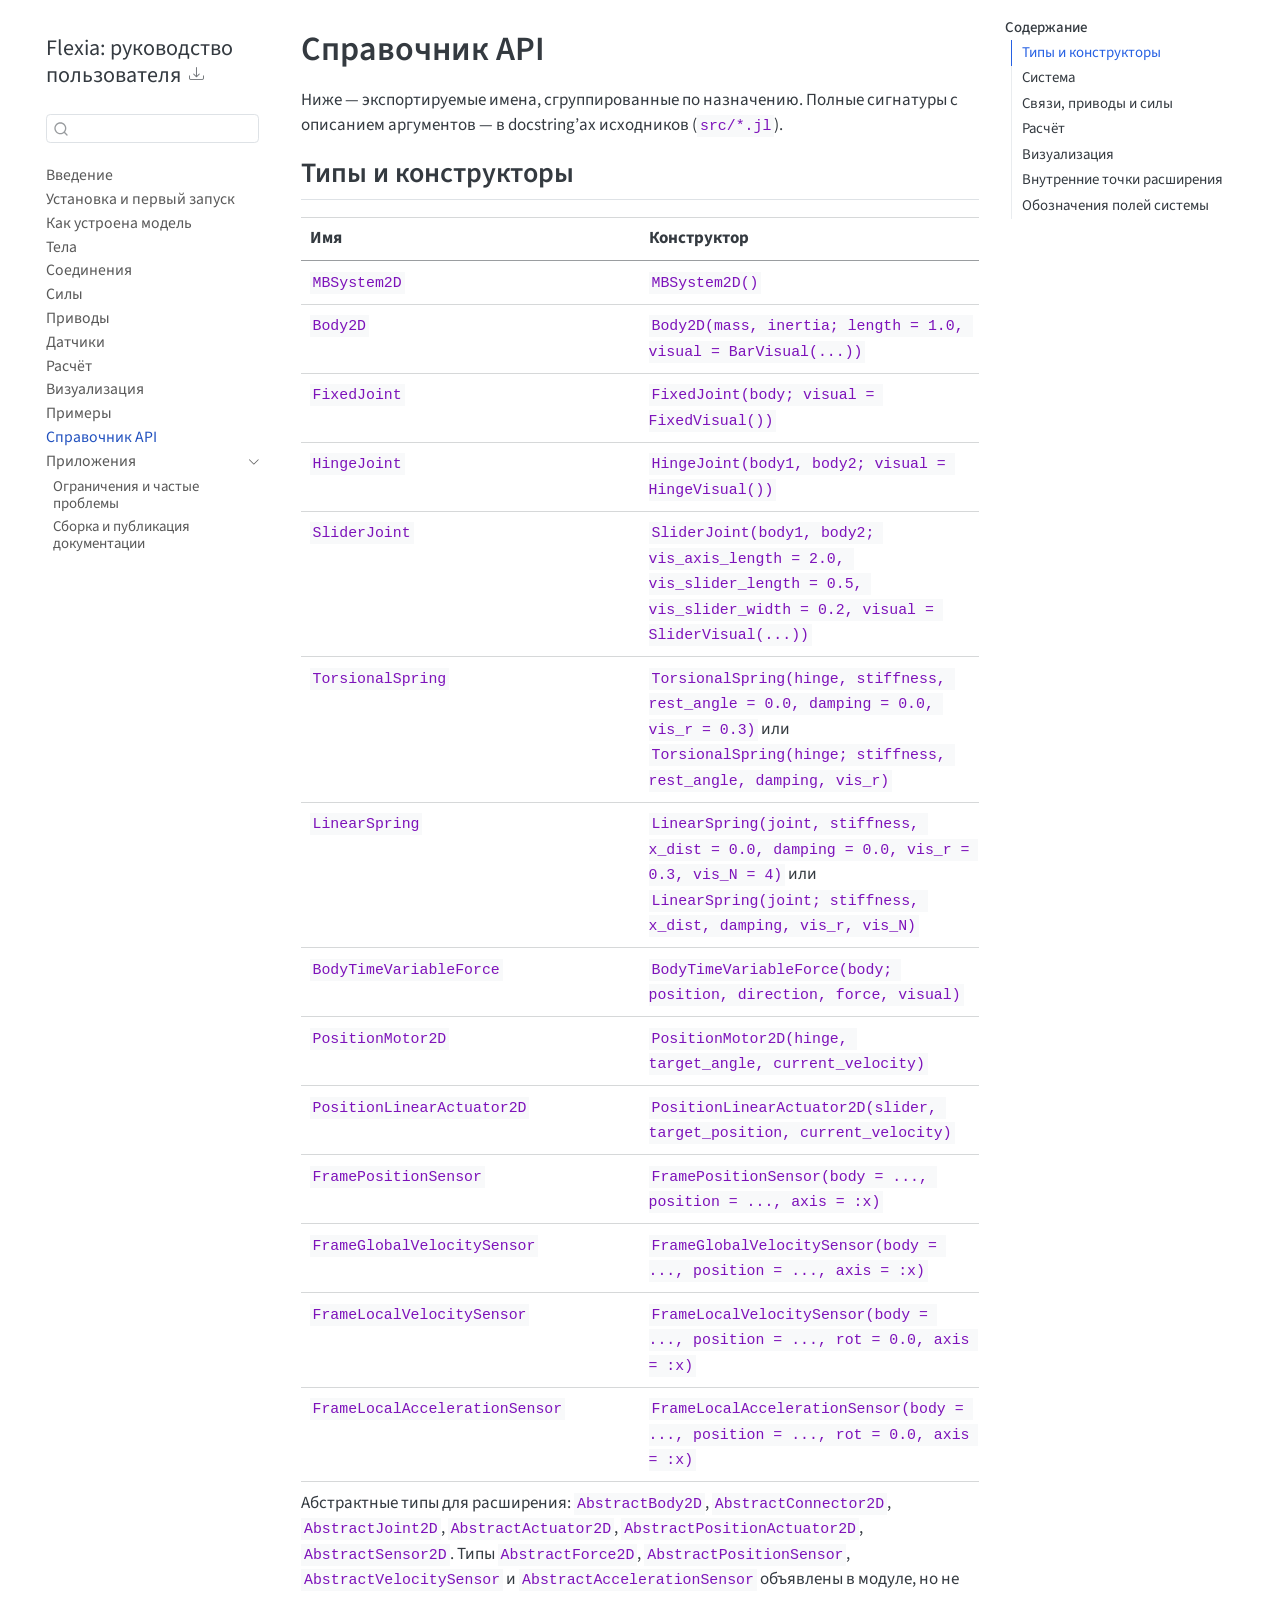
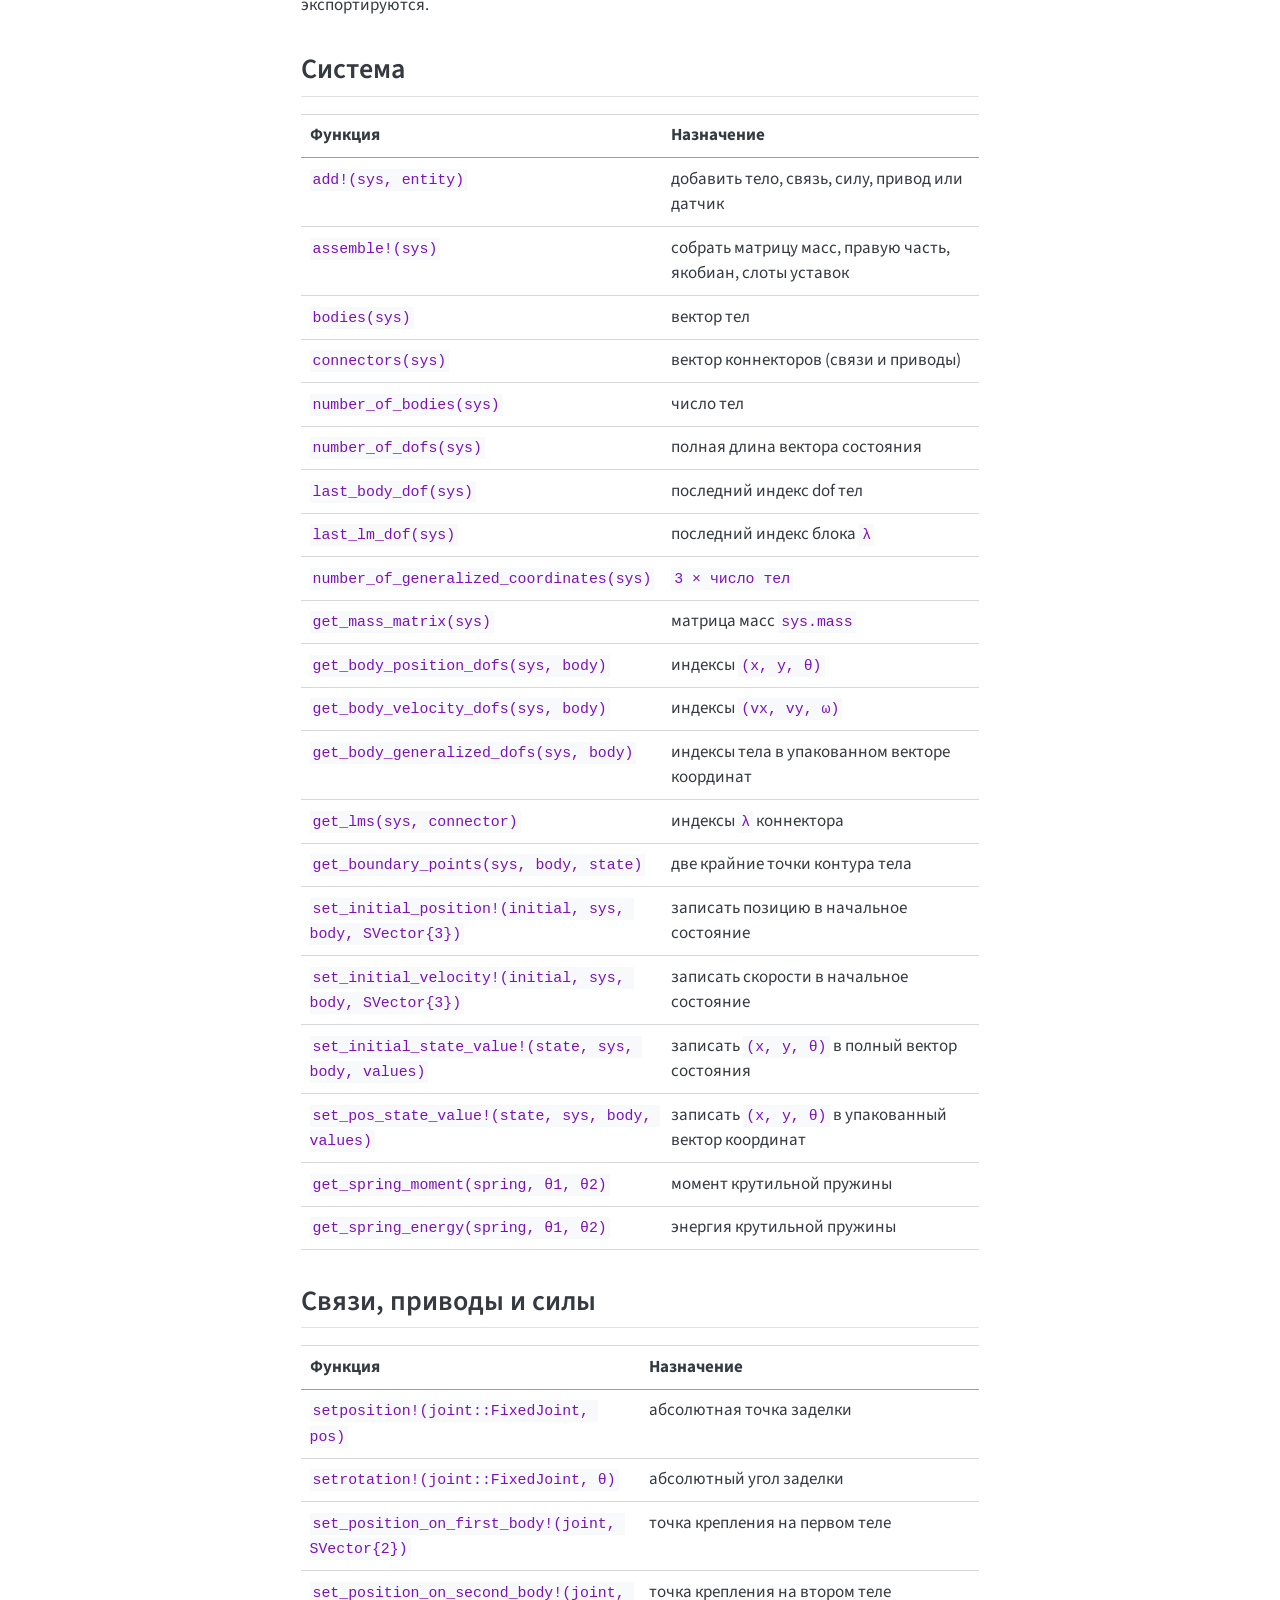
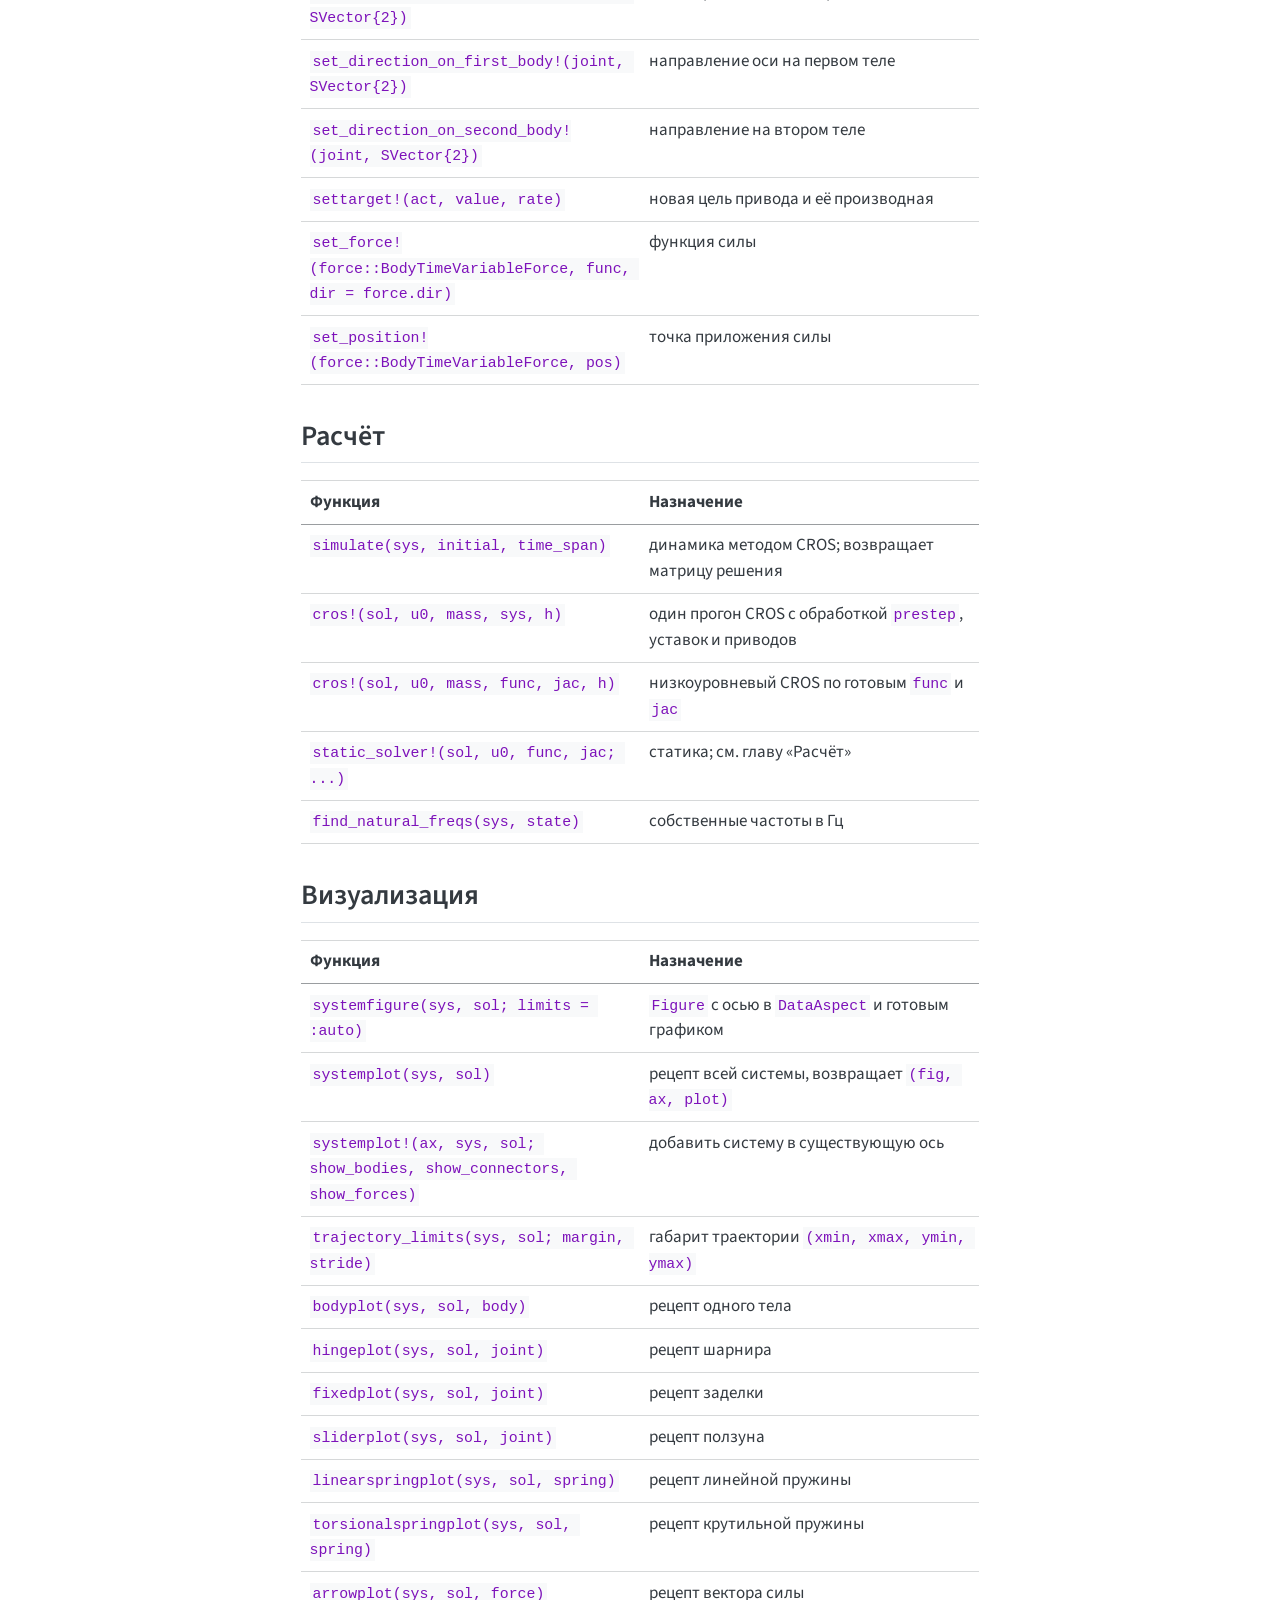
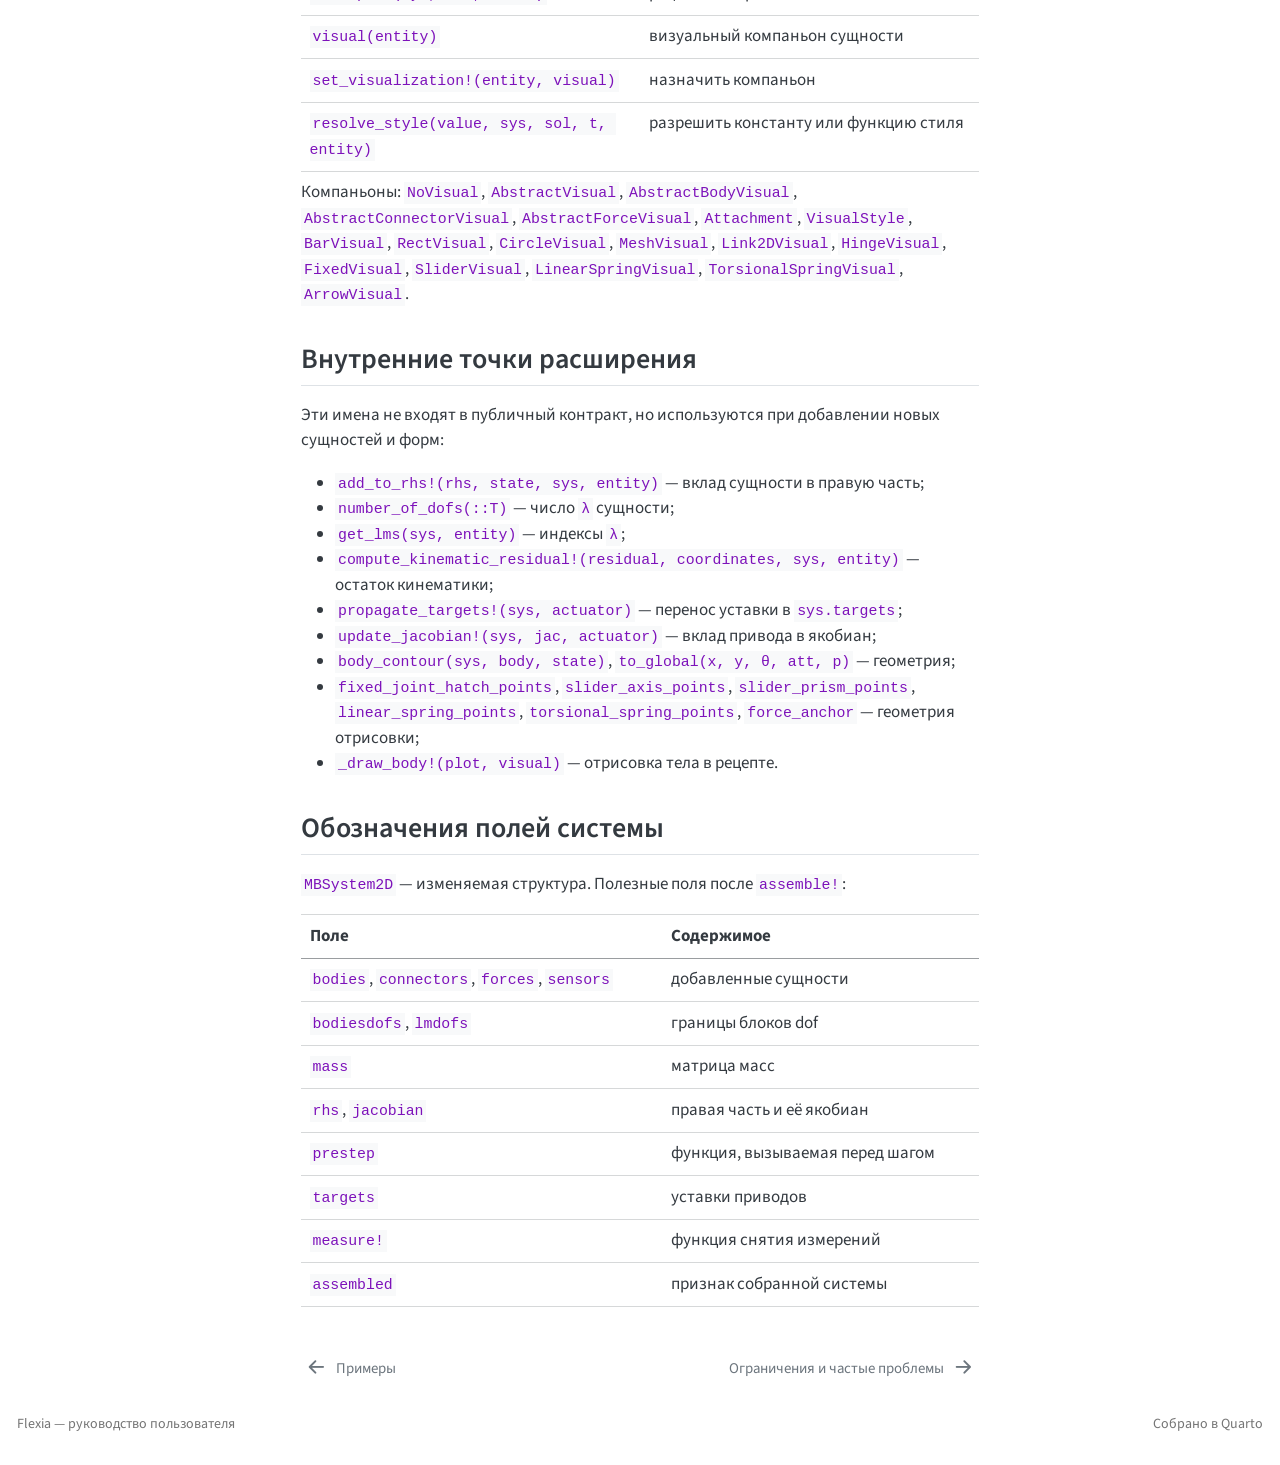
<file: api.html>
<!DOCTYPE html>
<html xmlns="http://www.w3.org/1999/xhtml" lang="ru" xml:lang="ru"><head>

<meta charset="utf-8">
<meta name="generator" content="quarto-1.7.32">

<meta name="viewport" content="width=device-width, initial-scale=1.0, user-scalable=yes">


<title>Справочник API – Flexia: руководство пользователя</title>
<style>
code{white-space: pre-wrap;}
span.smallcaps{font-variant: small-caps;}
div.columns{display: flex; gap: min(4vw, 1.5em);}
div.column{flex: auto; overflow-x: auto;}
div.hanging-indent{margin-left: 1.5em; text-indent: -1.5em;}
ul.task-list{list-style: none;}
ul.task-list li input[type="checkbox"] {
  width: 0.8em;
  margin: 0 0.8em 0.2em -1em; /* quarto-specific, see https://github.com/quarto-dev/quarto-cli/issues/4556 */ 
  vertical-align: middle;
}
</style>


<script src="site_libs/quarto-nav/quarto-nav.js"></script>
<script src="site_libs/quarto-nav/headroom.min.js"></script>
<script src="site_libs/clipboard/clipboard.min.js"></script>
<script src="site_libs/quarto-search/autocomplete.umd.js"></script>
<script src="site_libs/quarto-search/fuse.min.js"></script>
<script src="site_libs/quarto-search/quarto-search.js"></script>
<meta name="quarto:offset" content="./">
<link href="./troubleshooting.html" rel="next">
<link href="./examples.html" rel="prev">
<script src="site_libs/quarto-html/quarto.js" type="module"></script>
<script src="site_libs/quarto-html/tabsets/tabsets.js" type="module"></script>
<script src="site_libs/quarto-html/popper.min.js"></script>
<script src="site_libs/quarto-html/tippy.umd.min.js"></script>
<script src="site_libs/quarto-html/anchor.min.js"></script>
<link href="site_libs/quarto-html/tippy.css" rel="stylesheet">
<link href="site_libs/quarto-html/quarto-syntax-highlighting-37eea08aefeeee20ff55810ff984fec1.css" rel="stylesheet" id="quarto-text-highlighting-styles">
<script src="site_libs/bootstrap/bootstrap.min.js"></script>
<link href="site_libs/bootstrap/bootstrap-icons.css" rel="stylesheet">
<link href="site_libs/bootstrap/bootstrap-a3732d25a03fccaf0a7ba6a3c2233265.min.css" rel="stylesheet" append-hash="true" id="quarto-bootstrap" data-mode="light">
<script id="quarto-search-options" type="application/json">{
  "location": "sidebar",
  "copy-button": false,
  "collapse-after": 3,
  "panel-placement": "start",
  "type": "textbox",
  "limit": 50,
  "keyboard-shortcut": [
    "f",
    "/",
    "s"
  ],
  "show-item-context": false,
  "language": {
    "search-no-results-text": "Поиск не дал результатов",
    "search-matching-documents-text": "Результаты поиска",
    "search-copy-link-title": "Скопировать ссылку",
    "search-hide-matches-text": "Скрыть дополнительные результаты",
    "search-more-match-text": "дополнительный результат в этом документе",
    "search-more-matches-text": "дополнительных результата(-ов) в этом документе",
    "search-clear-button-title": "Очистить",
    "search-text-placeholder": "",
    "search-detached-cancel-button-title": "Отменить",
    "search-submit-button-title": "Найти",
    "search-label": "Поиск"
  }
}</script>


</head>

<body class="nav-sidebar floating quarto-light">

<div id="quarto-search-results"></div>
  <header id="quarto-header" class="headroom fixed-top">
  <nav class="quarto-secondary-nav">
    <div class="container-fluid d-flex">
      <button type="button" class="quarto-btn-toggle btn" data-bs-toggle="collapse" role="button" data-bs-target=".quarto-sidebar-collapse-item" aria-controls="quarto-sidebar" aria-expanded="false" aria-label="Переключить боковую панель навигации" onclick="if (window.quartoToggleHeadroom) { window.quartoToggleHeadroom(); }">
        <i class="bi bi-layout-text-sidebar-reverse"></i>
      </button>
        <nav class="quarto-page-breadcrumbs" aria-label="breadcrumb"><ol class="breadcrumb"><li class="breadcrumb-item"><a href="./api.html"><span class="chapter-title">Справочник API</span></a></li></ol></nav>
        <a class="flex-grow-1" role="navigation" data-bs-toggle="collapse" data-bs-target=".quarto-sidebar-collapse-item" aria-controls="quarto-sidebar" aria-expanded="false" aria-label="Переключить боковую панель навигации" onclick="if (window.quartoToggleHeadroom) { window.quartoToggleHeadroom(); }">      
        </a>
      <button type="button" class="btn quarto-search-button" aria-label="Поиск" onclick="window.quartoOpenSearch();">
        <i class="bi bi-search"></i>
      </button>
    </div>
  </nav>
</header>
<!-- content -->
<div id="quarto-content" class="quarto-container page-columns page-rows-contents page-layout-article">
<!-- sidebar -->
  <nav id="quarto-sidebar" class="sidebar collapse collapse-horizontal quarto-sidebar-collapse-item sidebar-navigation floating overflow-auto">
    <div class="pt-lg-2 mt-2 text-left sidebar-header">
    <div class="sidebar-title mb-0 py-0">
      <a href="./">Flexia: руководство пользователя</a> 
        <div class="sidebar-tools-main">
    <div class="dropdown">
      <a href="" title="Download" id="quarto-navigation-tool-dropdown-0" class="quarto-navigation-tool dropdown-toggle px-1" data-bs-toggle="dropdown" aria-expanded="false" role="link" aria-label="Download"><i class="bi bi-download"></i></a>
      <ul class="dropdown-menu" aria-labelledby="quarto-navigation-tool-dropdown-0">
          <li>
            <a class="dropdown-item sidebar-tools-main-item" href="./Flexia-manual.pdf">
              <i class="bi bi-file-pdf pe-1"></i>
            Download PDF
            </a>
          </li>
          <li>
            <a class="dropdown-item sidebar-tools-main-item" href="./Flexia-manual.docx">
              <i class="bi bi-file-word pe-1"></i>
            Download Docx
            </a>
          </li>
      </ul>
    </div>
</div>
    </div>
      </div>
        <div class="mt-2 flex-shrink-0 align-items-center">
        <div class="sidebar-search">
        <div id="quarto-search" class="" title="Поиск"></div>
        </div>
        </div>
    <div class="sidebar-menu-container"> 
    <ul class="list-unstyled mt-1">
        <li class="sidebar-item">
  <div class="sidebar-item-container"> 
  <a href="./index.html" class="sidebar-item-text sidebar-link">
 <span class="menu-text">Введение</span></a>
  </div>
</li>
        <li class="sidebar-item">
  <div class="sidebar-item-container"> 
  <a href="./installation.html" class="sidebar-item-text sidebar-link"><span class="chapter-title">Установка и первый запуск</span></a>
  </div>
</li>
        <li class="sidebar-item">
  <div class="sidebar-item-container"> 
  <a href="./model.html" class="sidebar-item-text sidebar-link"><span class="chapter-title">Как устроена модель</span></a>
  </div>
</li>
        <li class="sidebar-item">
  <div class="sidebar-item-container"> 
  <a href="./bodies.html" class="sidebar-item-text sidebar-link"><span class="chapter-title">Тела</span></a>
  </div>
</li>
        <li class="sidebar-item">
  <div class="sidebar-item-container"> 
  <a href="./joints.html" class="sidebar-item-text sidebar-link"><span class="chapter-title">Соединения</span></a>
  </div>
</li>
        <li class="sidebar-item">
  <div class="sidebar-item-container"> 
  <a href="./forces.html" class="sidebar-item-text sidebar-link"><span class="chapter-title">Силы</span></a>
  </div>
</li>
        <li class="sidebar-item">
  <div class="sidebar-item-container"> 
  <a href="./actuators.html" class="sidebar-item-text sidebar-link"><span class="chapter-title">Приводы</span></a>
  </div>
</li>
        <li class="sidebar-item">
  <div class="sidebar-item-container"> 
  <a href="./sensors.html" class="sidebar-item-text sidebar-link"><span class="chapter-title">Датчики</span></a>
  </div>
</li>
        <li class="sidebar-item">
  <div class="sidebar-item-container"> 
  <a href="./solving.html" class="sidebar-item-text sidebar-link"><span class="chapter-title">Расчёт</span></a>
  </div>
</li>
        <li class="sidebar-item">
  <div class="sidebar-item-container"> 
  <a href="./visualization.html" class="sidebar-item-text sidebar-link"><span class="chapter-title">Визуализация</span></a>
  </div>
</li>
        <li class="sidebar-item">
  <div class="sidebar-item-container"> 
  <a href="./examples.html" class="sidebar-item-text sidebar-link"><span class="chapter-title">Примеры</span></a>
  </div>
</li>
        <li class="sidebar-item">
  <div class="sidebar-item-container"> 
  <a href="./api.html" class="sidebar-item-text sidebar-link active"><span class="chapter-title">Справочник API</span></a>
  </div>
</li>
        <li class="sidebar-item sidebar-item-section">
      <div class="sidebar-item-container"> 
            <a class="sidebar-item-text sidebar-link text-start" data-bs-toggle="collapse" data-bs-target="#quarto-sidebar-section-1" role="navigation" aria-expanded="true">
 <span class="menu-text">Приложения</span></a>
          <a class="sidebar-item-toggle text-start" data-bs-toggle="collapse" data-bs-target="#quarto-sidebar-section-1" role="navigation" aria-expanded="true" aria-label="Переключить раздел">
            <i class="bi bi-chevron-right ms-2"></i>
          </a> 
      </div>
      <ul id="quarto-sidebar-section-1" class="collapse list-unstyled sidebar-section depth1 show">  
          <li class="sidebar-item">
  <div class="sidebar-item-container"> 
  <a href="./troubleshooting.html" class="sidebar-item-text sidebar-link"><span class="chapter-title">Ограничения и частые проблемы</span></a>
  </div>
</li>
          <li class="sidebar-item">
  <div class="sidebar-item-container"> 
  <a href="./publishing.html" class="sidebar-item-text sidebar-link"><span class="chapter-title">Сборка и публикация документации</span></a>
  </div>
</li>
      </ul>
  </li>
    </ul>
    </div>
</nav>
<div id="quarto-sidebar-glass" class="quarto-sidebar-collapse-item" data-bs-toggle="collapse" data-bs-target=".quarto-sidebar-collapse-item"></div>
<!-- margin-sidebar -->
    <div id="quarto-margin-sidebar" class="sidebar margin-sidebar">
        <nav id="TOC" role="doc-toc" class="toc-active">
    <h2 id="toc-title">Содержание</h2>
   
  <ul>
  <li><a href="#типы-и-конструкторы" id="toc-типы-и-конструкторы" class="nav-link active" data-scroll-target="#типы-и-конструкторы">Типы и конструкторы</a></li>
  <li><a href="#система" id="toc-система" class="nav-link" data-scroll-target="#система">Система</a></li>
  <li><a href="#связи-приводы-и-силы" id="toc-связи-приводы-и-силы" class="nav-link" data-scroll-target="#связи-приводы-и-силы">Связи, приводы и силы</a></li>
  <li><a href="#расчёт" id="toc-расчёт" class="nav-link" data-scroll-target="#расчёт">Расчёт</a></li>
  <li><a href="#визуализация" id="toc-визуализация" class="nav-link" data-scroll-target="#визуализация">Визуализация</a></li>
  <li><a href="#внутренние-точки-расширения" id="toc-внутренние-точки-расширения" class="nav-link" data-scroll-target="#внутренние-точки-расширения">Внутренние точки расширения</a></li>
  <li><a href="#обозначения-полей-системы" id="toc-обозначения-полей-системы" class="nav-link" data-scroll-target="#обозначения-полей-системы">Обозначения полей системы</a></li>
  </ul>
</nav>
    </div>
<!-- main -->
<main class="content" id="quarto-document-content">

<header id="title-block-header" class="quarto-title-block default">
<div class="quarto-title">
<h1 class="title"><span class="chapter-title">Справочник API</span></h1>
</div>



<div class="quarto-title-meta">

    
  
    
  </div>
  


</header>


<p>Ниже — экспортируемые имена, сгруппированные по назначению. Полные сигнатуры с описанием аргументов — в docstring’ах исходников (<code>src/*.jl</code>).</p>
<section id="типы-и-конструкторы" class="level2">
<h2 class="anchored" data-anchor-id="типы-и-конструкторы">Типы и конструкторы</h2>
<table class="caption-top table">
<colgroup>
<col style="width: 50%">
<col style="width: 50%">
</colgroup>
<thead>
<tr class="header">
<th>Имя</th>
<th>Конструктор</th>
</tr>
</thead>
<tbody>
<tr class="odd">
<td><code>MBSystem2D</code></td>
<td><code>MBSystem2D()</code></td>
</tr>
<tr class="even">
<td><code>Body2D</code></td>
<td><code>Body2D(mass, inertia; length = 1.0, visual = BarVisual(...))</code></td>
</tr>
<tr class="odd">
<td><code>FixedJoint</code></td>
<td><code>FixedJoint(body; visual = FixedVisual())</code></td>
</tr>
<tr class="even">
<td><code>HingeJoint</code></td>
<td><code>HingeJoint(body1, body2; visual = HingeVisual())</code></td>
</tr>
<tr class="odd">
<td><code>SliderJoint</code></td>
<td><code>SliderJoint(body1, body2; vis_axis_length = 2.0, vis_slider_length = 0.5, vis_slider_width = 0.2, visual = SliderVisual(...))</code></td>
</tr>
<tr class="even">
<td><code>TorsionalSpring</code></td>
<td><code>TorsionalSpring(hinge, stiffness, rest_angle = 0.0, damping = 0.0, vis_r = 0.3)</code> или <code>TorsionalSpring(hinge; stiffness, rest_angle, damping, vis_r)</code></td>
</tr>
<tr class="odd">
<td><code>LinearSpring</code></td>
<td><code>LinearSpring(joint, stiffness, x_dist = 0.0, damping = 0.0, vis_r = 0.3, vis_N = 4)</code> или <code>LinearSpring(joint; stiffness, x_dist, damping, vis_r, vis_N)</code></td>
</tr>
<tr class="even">
<td><code>BodyTimeVariableForce</code></td>
<td><code>BodyTimeVariableForce(body; position, direction, force, visual)</code></td>
</tr>
<tr class="odd">
<td><code>PositionMotor2D</code></td>
<td><code>PositionMotor2D(hinge, target_angle, current_velocity)</code></td>
</tr>
<tr class="even">
<td><code>PositionLinearActuator2D</code></td>
<td><code>PositionLinearActuator2D(slider, target_position, current_velocity)</code></td>
</tr>
<tr class="odd">
<td><code>FramePositionSensor</code></td>
<td><code>FramePositionSensor(body = ..., position = ..., axis = :x)</code></td>
</tr>
<tr class="even">
<td><code>FrameGlobalVelocitySensor</code></td>
<td><code>FrameGlobalVelocitySensor(body = ..., position = ..., axis = :x)</code></td>
</tr>
<tr class="odd">
<td><code>FrameLocalVelocitySensor</code></td>
<td><code>FrameLocalVelocitySensor(body = ..., position = ..., rot = 0.0, axis = :x)</code></td>
</tr>
<tr class="even">
<td><code>FrameLocalAccelerationSensor</code></td>
<td><code>FrameLocalAccelerationSensor(body = ..., position = ..., rot = 0.0, axis = :x)</code></td>
</tr>
</tbody>
</table>
<p>Абстрактные типы для расширения: <code>AbstractBody2D</code>, <code>AbstractConnector2D</code>, <code>AbstractJoint2D</code>, <code>AbstractActuator2D</code>, <code>AbstractPositionActuator2D</code>, <code>AbstractSensor2D</code>. Типы <code>AbstractForce2D</code>, <code>AbstractPositionSensor</code>, <code>AbstractVelocitySensor</code> и <code>AbstractAccelerationSensor</code> объявлены в модуле, но не экспортируются.</p>
</section>
<section id="система" class="level2">
<h2 class="anchored" data-anchor-id="система">Система</h2>
<table class="caption-top table">
<colgroup>
<col style="width: 50%">
<col style="width: 50%">
</colgroup>
<thead>
<tr class="header">
<th>Функция</th>
<th>Назначение</th>
</tr>
</thead>
<tbody>
<tr class="odd">
<td><code>add!(sys, entity)</code></td>
<td>добавить тело, связь, силу, привод или датчик</td>
</tr>
<tr class="even">
<td><code>assemble!(sys)</code></td>
<td>собрать матрицу масс, правую часть, якобиан, слоты уставок</td>
</tr>
<tr class="odd">
<td><code>bodies(sys)</code></td>
<td>вектор тел</td>
</tr>
<tr class="even">
<td><code>connectors(sys)</code></td>
<td>вектор коннекторов (связи и приводы)</td>
</tr>
<tr class="odd">
<td><code>number_of_bodies(sys)</code></td>
<td>число тел</td>
</tr>
<tr class="even">
<td><code>number_of_dofs(sys)</code></td>
<td>полная длина вектора состояния</td>
</tr>
<tr class="odd">
<td><code>last_body_dof(sys)</code></td>
<td>последний индекс dof тел</td>
</tr>
<tr class="even">
<td><code>last_lm_dof(sys)</code></td>
<td>последний индекс блока <code>λ</code></td>
</tr>
<tr class="odd">
<td><code>number_of_generalized_coordinates(sys)</code></td>
<td><code>3 × число тел</code></td>
</tr>
<tr class="even">
<td><code>get_mass_matrix(sys)</code></td>
<td>матрица масс <code>sys.mass</code></td>
</tr>
<tr class="odd">
<td><code>get_body_position_dofs(sys, body)</code></td>
<td>индексы <code>(x, y, θ)</code></td>
</tr>
<tr class="even">
<td><code>get_body_velocity_dofs(sys, body)</code></td>
<td>индексы <code>(vx, vy, ω)</code></td>
</tr>
<tr class="odd">
<td><code>get_body_generalized_dofs(sys, body)</code></td>
<td>индексы тела в упакованном векторе координат</td>
</tr>
<tr class="even">
<td><code>get_lms(sys, connector)</code></td>
<td>индексы <code>λ</code> коннектора</td>
</tr>
<tr class="odd">
<td><code>get_boundary_points(sys, body, state)</code></td>
<td>две крайние точки контура тела</td>
</tr>
<tr class="even">
<td><code>set_initial_position!(initial, sys, body, SVector{3})</code></td>
<td>записать позицию в начальное состояние</td>
</tr>
<tr class="odd">
<td><code>set_initial_velocity!(initial, sys, body, SVector{3})</code></td>
<td>записать скорости в начальное состояние</td>
</tr>
<tr class="even">
<td><code>set_initial_state_value!(state, sys, body, values)</code></td>
<td>записать <code>(x, y, θ)</code> в полный вектор состояния</td>
</tr>
<tr class="odd">
<td><code>set_pos_state_value!(state, sys, body, values)</code></td>
<td>записать <code>(x, y, θ)</code> в упакованный вектор координат</td>
</tr>
<tr class="even">
<td><code>get_spring_moment(spring, θ1, θ2)</code></td>
<td>момент крутильной пружины</td>
</tr>
<tr class="odd">
<td><code>get_spring_energy(spring, θ1, θ2)</code></td>
<td>энергия крутильной пружины</td>
</tr>
</tbody>
</table>
</section>
<section id="связи-приводы-и-силы" class="level2">
<h2 class="anchored" data-anchor-id="связи-приводы-и-силы">Связи, приводы и силы</h2>
<table class="caption-top table">
<colgroup>
<col style="width: 50%">
<col style="width: 50%">
</colgroup>
<thead>
<tr class="header">
<th>Функция</th>
<th>Назначение</th>
</tr>
</thead>
<tbody>
<tr class="odd">
<td><code>setposition!(joint::FixedJoint, pos)</code></td>
<td>абсолютная точка заделки</td>
</tr>
<tr class="even">
<td><code>setrotation!(joint::FixedJoint, θ)</code></td>
<td>абсолютный угол заделки</td>
</tr>
<tr class="odd">
<td><code>set_position_on_first_body!(joint, SVector{2})</code></td>
<td>точка крепления на первом теле</td>
</tr>
<tr class="even">
<td><code>set_position_on_second_body!(joint, SVector{2})</code></td>
<td>точка крепления на втором теле</td>
</tr>
<tr class="odd">
<td><code>set_direction_on_first_body!(joint, SVector{2})</code></td>
<td>направление оси на первом теле</td>
</tr>
<tr class="even">
<td><code>set_direction_on_second_body!(joint, SVector{2})</code></td>
<td>направление на втором теле</td>
</tr>
<tr class="odd">
<td><code>settarget!(act, value, rate)</code></td>
<td>новая цель привода и её производная</td>
</tr>
<tr class="even">
<td><code>set_force!(force::BodyTimeVariableForce, func, dir = force.dir)</code></td>
<td>функция силы</td>
</tr>
<tr class="odd">
<td><code>set_position!(force::BodyTimeVariableForce, pos)</code></td>
<td>точка приложения силы</td>
</tr>
</tbody>
</table>
</section>
<section id="расчёт" class="level2">
<h2 class="anchored" data-anchor-id="расчёт">Расчёт</h2>
<table class="caption-top table">
<colgroup>
<col style="width: 50%">
<col style="width: 50%">
</colgroup>
<thead>
<tr class="header">
<th>Функция</th>
<th>Назначение</th>
</tr>
</thead>
<tbody>
<tr class="odd">
<td><code>simulate(sys, initial, time_span)</code></td>
<td>динамика методом CROS; возвращает матрицу решения</td>
</tr>
<tr class="even">
<td><code>cros!(sol, u0, mass, sys, h)</code></td>
<td>один прогон CROS с обработкой <code>prestep</code>, уставок и приводов</td>
</tr>
<tr class="odd">
<td><code>cros!(sol, u0, mass, func, jac, h)</code></td>
<td>низкоуровневый CROS по готовым <code>func</code> и <code>jac</code></td>
</tr>
<tr class="even">
<td><code>static_solver!(sol, u0, func, jac; ...)</code></td>
<td>статика; см. главу «Расчёт»</td>
</tr>
<tr class="odd">
<td><code>find_natural_freqs(sys, state)</code></td>
<td>собственные частоты в Гц</td>
</tr>
</tbody>
</table>
</section>
<section id="визуализация" class="level2">
<h2 class="anchored" data-anchor-id="визуализация">Визуализация</h2>
<table class="caption-top table">
<colgroup>
<col style="width: 50%">
<col style="width: 50%">
</colgroup>
<thead>
<tr class="header">
<th>Функция</th>
<th>Назначение</th>
</tr>
</thead>
<tbody>
<tr class="odd">
<td><code>systemfigure(sys, sol; limits = :auto)</code></td>
<td><code>Figure</code> с осью в <code>DataAspect</code> и готовым графиком</td>
</tr>
<tr class="even">
<td><code>systemplot(sys, sol)</code></td>
<td>рецепт всей системы, возвращает <code>(fig, ax, plot)</code></td>
</tr>
<tr class="odd">
<td><code>systemplot!(ax, sys, sol; show_bodies, show_connectors, show_forces)</code></td>
<td>добавить систему в существующую ось</td>
</tr>
<tr class="even">
<td><code>trajectory_limits(sys, sol; margin, stride)</code></td>
<td>габарит траектории <code>(xmin, xmax, ymin, ymax)</code></td>
</tr>
<tr class="odd">
<td><code>bodyplot(sys, sol, body)</code></td>
<td>рецепт одного тела</td>
</tr>
<tr class="even">
<td><code>hingeplot(sys, sol, joint)</code></td>
<td>рецепт шарнира</td>
</tr>
<tr class="odd">
<td><code>fixedplot(sys, sol, joint)</code></td>
<td>рецепт заделки</td>
</tr>
<tr class="even">
<td><code>sliderplot(sys, sol, joint)</code></td>
<td>рецепт ползуна</td>
</tr>
<tr class="odd">
<td><code>linearspringplot(sys, sol, spring)</code></td>
<td>рецепт линейной пружины</td>
</tr>
<tr class="even">
<td><code>torsionalspringplot(sys, sol, spring)</code></td>
<td>рецепт крутильной пружины</td>
</tr>
<tr class="odd">
<td><code>arrowplot(sys, sol, force)</code></td>
<td>рецепт вектора силы</td>
</tr>
<tr class="even">
<td><code>visual(entity)</code></td>
<td>визуальный компаньон сущности</td>
</tr>
<tr class="odd">
<td><code>set_visualization!(entity, visual)</code></td>
<td>назначить компаньон</td>
</tr>
<tr class="even">
<td><code>resolve_style(value, sys, sol, t, entity)</code></td>
<td>разрешить константу или функцию стиля</td>
</tr>
</tbody>
</table>
<p>Компаньоны: <code>NoVisual</code>, <code>AbstractVisual</code>, <code>AbstractBodyVisual</code>, <code>AbstractConnectorVisual</code>, <code>AbstractForceVisual</code>, <code>Attachment</code>, <code>VisualStyle</code>, <code>BarVisual</code>, <code>RectVisual</code>, <code>CircleVisual</code>, <code>MeshVisual</code>, <code>Link2DVisual</code>, <code>HingeVisual</code>, <code>FixedVisual</code>, <code>SliderVisual</code>, <code>LinearSpringVisual</code>, <code>TorsionalSpringVisual</code>, <code>ArrowVisual</code>.</p>
</section>
<section id="внутренние-точки-расширения" class="level2">
<h2 class="anchored" data-anchor-id="внутренние-точки-расширения">Внутренние точки расширения</h2>
<p>Эти имена не входят в публичный контракт, но используются при добавлении новых сущностей и форм:</p>
<ul>
<li><code>add_to_rhs!(rhs, state, sys, entity)</code> — вклад сущности в правую часть;</li>
<li><code>number_of_dofs(::T)</code> — число <code>λ</code> сущности;</li>
<li><code>get_lms(sys, entity)</code> — индексы <code>λ</code>;</li>
<li><code>compute_kinematic_residual!(residual, coordinates, sys, entity)</code> — остаток кинематики;</li>
<li><code>propagate_targets!(sys, actuator)</code> — перенос уставки в <code>sys.targets</code>;</li>
<li><code>update_jacobian!(sys, jac, actuator)</code> — вклад привода в якобиан;</li>
<li><code>body_contour(sys, body, state)</code>, <code>to_global(x, y, θ, att, p)</code> — геометрия;</li>
<li><code>fixed_joint_hatch_points</code>, <code>slider_axis_points</code>, <code>slider_prism_points</code>, <code>linear_spring_points</code>, <code>torsional_spring_points</code>, <code>force_anchor</code> — геометрия отрисовки;</li>
<li><code>_draw_body!(plot, visual)</code> — отрисовка тела в рецепте.</li>
</ul>
</section>
<section id="обозначения-полей-системы" class="level2">
<h2 class="anchored" data-anchor-id="обозначения-полей-системы">Обозначения полей системы</h2>
<p><code>MBSystem2D</code> — изменяемая структура. Полезные поля после <code>assemble!</code>:</p>
<table class="caption-top table">
<thead>
<tr class="header">
<th>Поле</th>
<th>Содержимое</th>
</tr>
</thead>
<tbody>
<tr class="odd">
<td><code>bodies</code>, <code>connectors</code>, <code>forces</code>, <code>sensors</code></td>
<td>добавленные сущности</td>
</tr>
<tr class="even">
<td><code>bodiesdofs</code>, <code>lmdofs</code></td>
<td>границы блоков dof</td>
</tr>
<tr class="odd">
<td><code>mass</code></td>
<td>матрица масс</td>
</tr>
<tr class="even">
<td><code>rhs</code>, <code>jacobian</code></td>
<td>правая часть и её якобиан</td>
</tr>
<tr class="odd">
<td><code>prestep</code></td>
<td>функция, вызываемая перед шагом</td>
</tr>
<tr class="even">
<td><code>targets</code></td>
<td>уставки приводов</td>
</tr>
<tr class="odd">
<td><code>measure!</code></td>
<td>функция снятия измерений</td>
</tr>
<tr class="even">
<td><code>assembled</code></td>
<td>признак собранной системы</td>
</tr>
</tbody>
</table>


</section>

</main> <!-- /main -->
<script id="quarto-html-after-body" type="application/javascript">
  window.document.addEventListener("DOMContentLoaded", function (event) {
    const icon = "";
    const anchorJS = new window.AnchorJS();
    anchorJS.options = {
      placement: 'right',
      icon: icon
    };
    anchorJS.add('.anchored');
    const isCodeAnnotation = (el) => {
      for (const clz of el.classList) {
        if (clz.startsWith('code-annotation-')) {                     
          return true;
        }
      }
      return false;
    }
    const onCopySuccess = function(e) {
      // button target
      const button = e.trigger;
      // don't keep focus
      button.blur();
      // flash "checked"
      button.classList.add('code-copy-button-checked');
      var currentTitle = button.getAttribute("title");
      button.setAttribute("title", "Скопировано");
      let tooltip;
      if (window.bootstrap) {
        button.setAttribute("data-bs-toggle", "tooltip");
        button.setAttribute("data-bs-placement", "left");
        button.setAttribute("data-bs-title", "Скопировано");
        tooltip = new bootstrap.Tooltip(button, 
          { trigger: "manual", 
            customClass: "code-copy-button-tooltip",
            offset: [0, -8]});
        tooltip.show();    
      }
      setTimeout(function() {
        if (tooltip) {
          tooltip.hide();
          button.removeAttribute("data-bs-title");
          button.removeAttribute("data-bs-toggle");
          button.removeAttribute("data-bs-placement");
        }
        button.setAttribute("title", currentTitle);
        button.classList.remove('code-copy-button-checked');
      }, 1000);
      // clear code selection
      e.clearSelection();
    }
    const getTextToCopy = function(trigger) {
        const codeEl = trigger.previousElementSibling.cloneNode(true);
        for (const childEl of codeEl.children) {
          if (isCodeAnnotation(childEl)) {
            childEl.remove();
          }
        }
        return codeEl.innerText;
    }
    const clipboard = new window.ClipboardJS('.code-copy-button:not([data-in-quarto-modal])', {
      text: getTextToCopy
    });
    clipboard.on('success', onCopySuccess);
    if (window.document.getElementById('quarto-embedded-source-code-modal')) {
      const clipboardModal = new window.ClipboardJS('.code-copy-button[data-in-quarto-modal]', {
        text: getTextToCopy,
        container: window.document.getElementById('quarto-embedded-source-code-modal')
      });
      clipboardModal.on('success', onCopySuccess);
    }
      var localhostRegex = new RegExp(/^(?:http|https):\/\/localhost\:?[0-9]*\//);
      var mailtoRegex = new RegExp(/^mailto:/);
        var filterRegex = new RegExp('/' + window.location.host + '/');
      var isInternal = (href) => {
          return filterRegex.test(href) || localhostRegex.test(href) || mailtoRegex.test(href);
      }
      // Inspect non-navigation links and adorn them if external
     var links = window.document.querySelectorAll('a[href]:not(.nav-link):not(.navbar-brand):not(.toc-action):not(.sidebar-link):not(.sidebar-item-toggle):not(.pagination-link):not(.no-external):not([aria-hidden]):not(.dropdown-item):not(.quarto-navigation-tool):not(.about-link)');
      for (var i=0; i<links.length; i++) {
        const link = links[i];
        if (!isInternal(link.href)) {
          // undo the damage that might have been done by quarto-nav.js in the case of
          // links that we want to consider external
          if (link.dataset.originalHref !== undefined) {
            link.href = link.dataset.originalHref;
          }
            // target, if specified
            link.setAttribute("target", "_blank");
            if (link.getAttribute("rel") === null) {
              link.setAttribute("rel", "noopener");
            }
        }
      }
    function tippyHover(el, contentFn, onTriggerFn, onUntriggerFn) {
      const config = {
        allowHTML: true,
        maxWidth: 500,
        delay: 100,
        arrow: false,
        appendTo: function(el) {
            return el.parentElement;
        },
        interactive: true,
        interactiveBorder: 10,
        theme: 'quarto',
        placement: 'bottom-start',
      };
      if (contentFn) {
        config.content = contentFn;
      }
      if (onTriggerFn) {
        config.onTrigger = onTriggerFn;
      }
      if (onUntriggerFn) {
        config.onUntrigger = onUntriggerFn;
      }
      window.tippy(el, config); 
    }
    const noterefs = window.document.querySelectorAll('a[role="doc-noteref"]');
    for (var i=0; i<noterefs.length; i++) {
      const ref = noterefs[i];
      tippyHover(ref, function() {
        // use id or data attribute instead here
        let href = ref.getAttribute('data-footnote-href') || ref.getAttribute('href');
        try { href = new URL(href).hash; } catch {}
        const id = href.replace(/^#\/?/, "");
        const note = window.document.getElementById(id);
        if (note) {
          return note.innerHTML;
        } else {
          return "";
        }
      });
    }
    const xrefs = window.document.querySelectorAll('a.quarto-xref');
    const processXRef = (id, note) => {
      // Strip column container classes
      const stripColumnClz = (el) => {
        el.classList.remove("page-full", "page-columns");
        if (el.children) {
          for (const child of el.children) {
            stripColumnClz(child);
          }
        }
      }
      stripColumnClz(note)
      if (id === null || id.startsWith('sec-')) {
        // Special case sections, only their first couple elements
        const container = document.createElement("div");
        if (note.children && note.children.length > 2) {
          container.appendChild(note.children[0].cloneNode(true));
          for (let i = 1; i < note.children.length; i++) {
            const child = note.children[i];
            if (child.tagName === "P" && child.innerText === "") {
              continue;
            } else {
              container.appendChild(child.cloneNode(true));
              break;
            }
          }
          if (window.Quarto?.typesetMath) {
            window.Quarto.typesetMath(container);
          }
          return container.innerHTML
        } else {
          if (window.Quarto?.typesetMath) {
            window.Quarto.typesetMath(note);
          }
          return note.innerHTML;
        }
      } else {
        // Remove any anchor links if they are present
        const anchorLink = note.querySelector('a.anchorjs-link');
        if (anchorLink) {
          anchorLink.remove();
        }
        if (window.Quarto?.typesetMath) {
          window.Quarto.typesetMath(note);
        }
        if (note.classList.contains("callout")) {
          return note.outerHTML;
        } else {
          return note.innerHTML;
        }
      }
    }
    for (var i=0; i<xrefs.length; i++) {
      const xref = xrefs[i];
      tippyHover(xref, undefined, function(instance) {
        instance.disable();
        let url = xref.getAttribute('href');
        let hash = undefined; 
        if (url.startsWith('#')) {
          hash = url;
        } else {
          try { hash = new URL(url).hash; } catch {}
        }
        if (hash) {
          const id = hash.replace(/^#\/?/, "");
          const note = window.document.getElementById(id);
          if (note !== null) {
            try {
              const html = processXRef(id, note.cloneNode(true));
              instance.setContent(html);
            } finally {
              instance.enable();
              instance.show();
            }
          } else {
            // See if we can fetch this
            fetch(url.split('#')[0])
            .then(res => res.text())
            .then(html => {
              const parser = new DOMParser();
              const htmlDoc = parser.parseFromString(html, "text/html");
              const note = htmlDoc.getElementById(id);
              if (note !== null) {
                const html = processXRef(id, note);
                instance.setContent(html);
              } 
            }).finally(() => {
              instance.enable();
              instance.show();
            });
          }
        } else {
          // See if we can fetch a full url (with no hash to target)
          // This is a special case and we should probably do some content thinning / targeting
          fetch(url)
          .then(res => res.text())
          .then(html => {
            const parser = new DOMParser();
            const htmlDoc = parser.parseFromString(html, "text/html");
            const note = htmlDoc.querySelector('main.content');
            if (note !== null) {
              // This should only happen for chapter cross references
              // (since there is no id in the URL)
              // remove the first header
              if (note.children.length > 0 && note.children[0].tagName === "HEADER") {
                note.children[0].remove();
              }
              const html = processXRef(null, note);
              instance.setContent(html);
            } 
          }).finally(() => {
            instance.enable();
            instance.show();
          });
        }
      }, function(instance) {
      });
    }
        let selectedAnnoteEl;
        const selectorForAnnotation = ( cell, annotation) => {
          let cellAttr = 'data-code-cell="' + cell + '"';
          let lineAttr = 'data-code-annotation="' +  annotation + '"';
          const selector = 'span[' + cellAttr + '][' + lineAttr + ']';
          return selector;
        }
        const selectCodeLines = (annoteEl) => {
          const doc = window.document;
          const targetCell = annoteEl.getAttribute("data-target-cell");
          const targetAnnotation = annoteEl.getAttribute("data-target-annotation");
          const annoteSpan = window.document.querySelector(selectorForAnnotation(targetCell, targetAnnotation));
          const lines = annoteSpan.getAttribute("data-code-lines").split(",");
          const lineIds = lines.map((line) => {
            return targetCell + "-" + line;
          })
          let top = null;
          let height = null;
          let parent = null;
          if (lineIds.length > 0) {
              //compute the position of the single el (top and bottom and make a div)
              const el = window.document.getElementById(lineIds[0]);
              top = el.offsetTop;
              height = el.offsetHeight;
              parent = el.parentElement.parentElement;
            if (lineIds.length > 1) {
              const lastEl = window.document.getElementById(lineIds[lineIds.length - 1]);
              const bottom = lastEl.offsetTop + lastEl.offsetHeight;
              height = bottom - top;
            }
            if (top !== null && height !== null && parent !== null) {
              // cook up a div (if necessary) and position it 
              let div = window.document.getElementById("code-annotation-line-highlight");
              if (div === null) {
                div = window.document.createElement("div");
                div.setAttribute("id", "code-annotation-line-highlight");
                div.style.position = 'absolute';
                parent.appendChild(div);
              }
              div.style.top = top - 2 + "px";
              div.style.height = height + 4 + "px";
              div.style.left = 0;
              let gutterDiv = window.document.getElementById("code-annotation-line-highlight-gutter");
              if (gutterDiv === null) {
                gutterDiv = window.document.createElement("div");
                gutterDiv.setAttribute("id", "code-annotation-line-highlight-gutter");
                gutterDiv.style.position = 'absolute';
                const codeCell = window.document.getElementById(targetCell);
                const gutter = codeCell.querySelector('.code-annotation-gutter');
                gutter.appendChild(gutterDiv);
              }
              gutterDiv.style.top = top - 2 + "px";
              gutterDiv.style.height = height + 4 + "px";
            }
            selectedAnnoteEl = annoteEl;
          }
        };
        const unselectCodeLines = () => {
          const elementsIds = ["code-annotation-line-highlight", "code-annotation-line-highlight-gutter"];
          elementsIds.forEach((elId) => {
            const div = window.document.getElementById(elId);
            if (div) {
              div.remove();
            }
          });
          selectedAnnoteEl = undefined;
        };
          // Handle positioning of the toggle
      window.addEventListener(
        "resize",
        throttle(() => {
          elRect = undefined;
          if (selectedAnnoteEl) {
            selectCodeLines(selectedAnnoteEl);
          }
        }, 10)
      );
      function throttle(fn, ms) {
      let throttle = false;
      let timer;
        return (...args) => {
          if(!throttle) { // first call gets through
              fn.apply(this, args);
              throttle = true;
          } else { // all the others get throttled
              if(timer) clearTimeout(timer); // cancel #2
              timer = setTimeout(() => {
                fn.apply(this, args);
                timer = throttle = false;
              }, ms);
          }
        };
      }
        // Attach click handler to the DT
        const annoteDls = window.document.querySelectorAll('dt[data-target-cell]');
        for (const annoteDlNode of annoteDls) {
          annoteDlNode.addEventListener('click', (event) => {
            const clickedEl = event.target;
            if (clickedEl !== selectedAnnoteEl) {
              unselectCodeLines();
              const activeEl = window.document.querySelector('dt[data-target-cell].code-annotation-active');
              if (activeEl) {
                activeEl.classList.remove('code-annotation-active');
              }
              selectCodeLines(clickedEl);
              clickedEl.classList.add('code-annotation-active');
            } else {
              // Unselect the line
              unselectCodeLines();
              clickedEl.classList.remove('code-annotation-active');
            }
          });
        }
    const findCites = (el) => {
      const parentEl = el.parentElement;
      if (parentEl) {
        const cites = parentEl.dataset.cites;
        if (cites) {
          return {
            el,
            cites: cites.split(' ')
          };
        } else {
          return findCites(el.parentElement)
        }
      } else {
        return undefined;
      }
    };
    var bibliorefs = window.document.querySelectorAll('a[role="doc-biblioref"]');
    for (var i=0; i<bibliorefs.length; i++) {
      const ref = bibliorefs[i];
      const citeInfo = findCites(ref);
      if (citeInfo) {
        tippyHover(citeInfo.el, function() {
          var popup = window.document.createElement('div');
          citeInfo.cites.forEach(function(cite) {
            var citeDiv = window.document.createElement('div');
            citeDiv.classList.add('hanging-indent');
            citeDiv.classList.add('csl-entry');
            var biblioDiv = window.document.getElementById('ref-' + cite);
            if (biblioDiv) {
              citeDiv.innerHTML = biblioDiv.innerHTML;
            }
            popup.appendChild(citeDiv);
          });
          return popup.innerHTML;
        });
      }
    }
  });
  </script>
<nav class="page-navigation">
  <div class="nav-page nav-page-previous">
      <a href="./examples.html" class="pagination-link" aria-label="Примеры">
        <i class="bi bi-arrow-left-short"></i> <span class="nav-page-text"><span class="chapter-title">Примеры</span></span>
      </a>          
  </div>
  <div class="nav-page nav-page-next">
      <a href="./troubleshooting.html" class="pagination-link" aria-label="Ограничения и частые проблемы">
        <span class="nav-page-text"><span class="chapter-title">Ограничения и частые проблемы</span></span> <i class="bi bi-arrow-right-short"></i>
      </a>
  </div>
</nav>
</div> <!-- /content -->
<footer class="footer">
  <div class="nav-footer">
    <div class="nav-footer-left">
<p>Flexia — руководство пользователя</p>
</div>   
    <div class="nav-footer-center">
      &nbsp;
    </div>
    <div class="nav-footer-right">
<p>Собрано в Quarto</p>
</div>
  </div>
</footer>




</body></html>
</file>
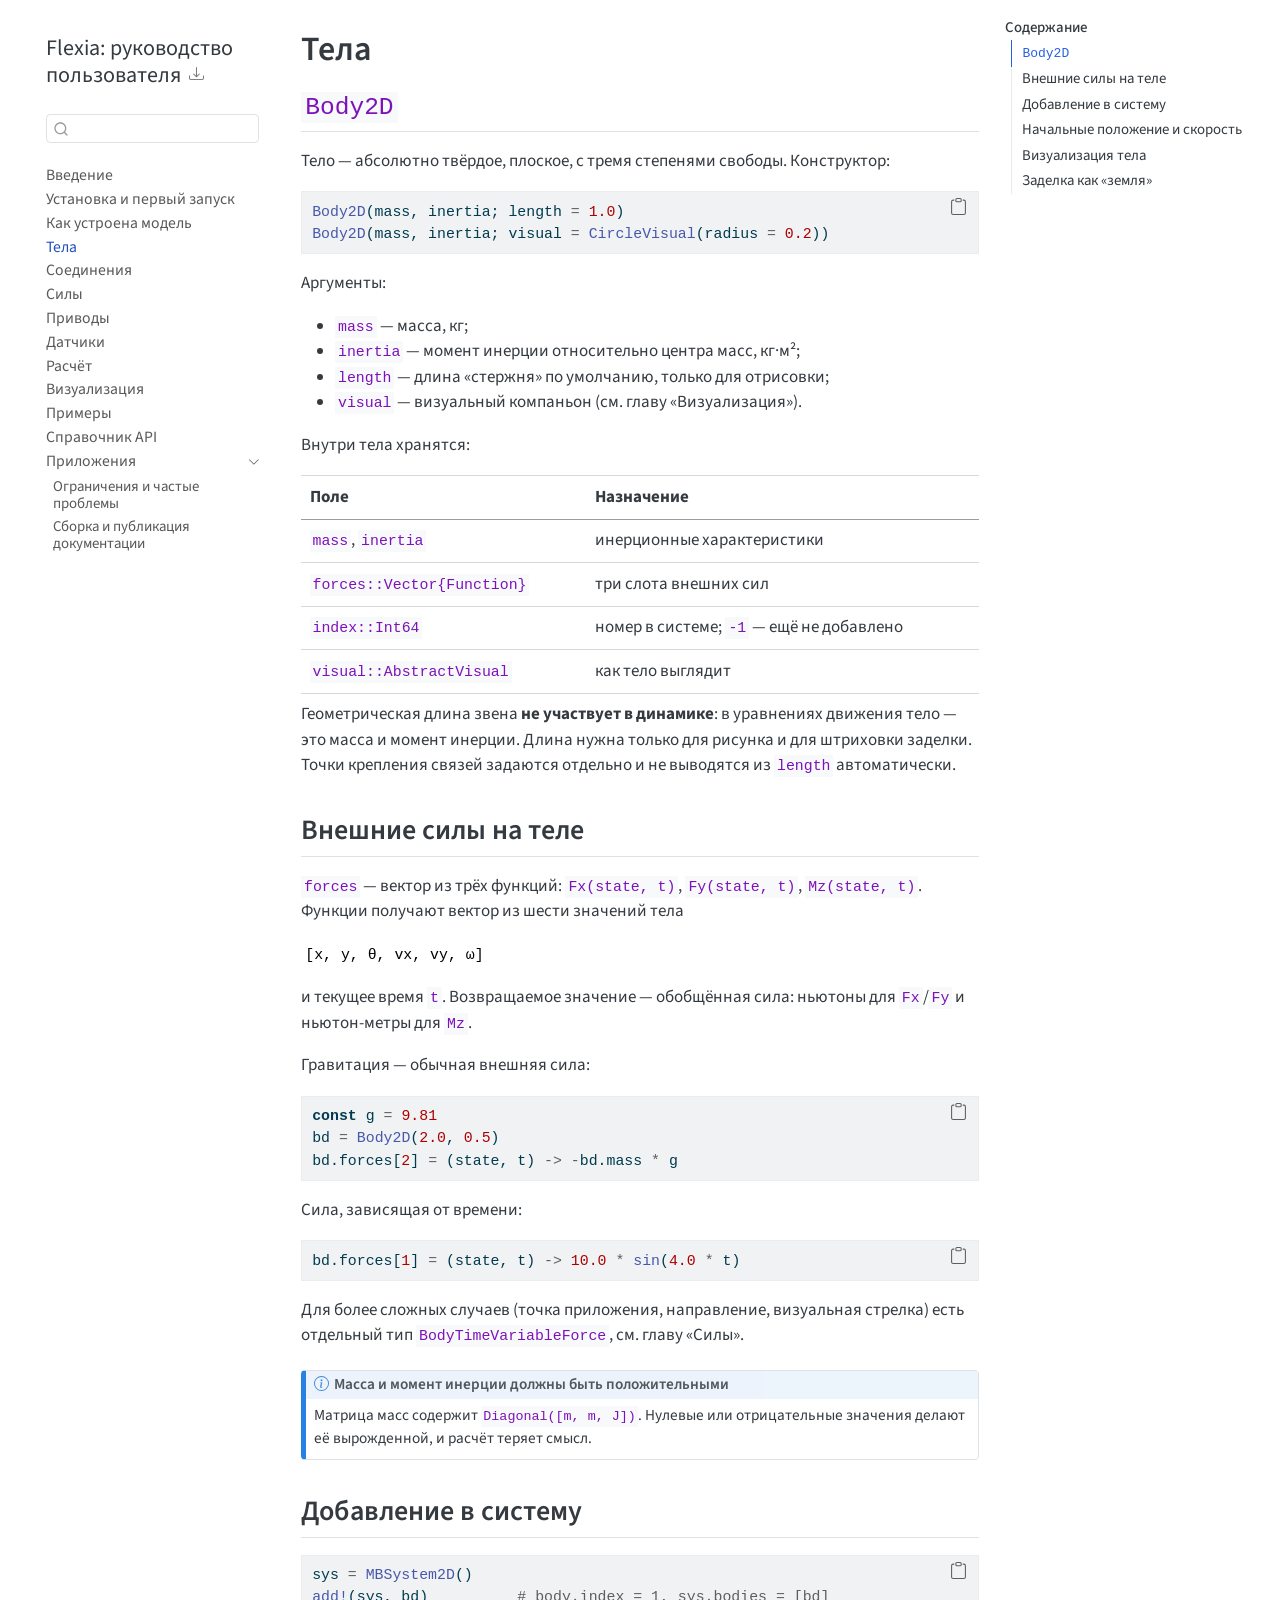
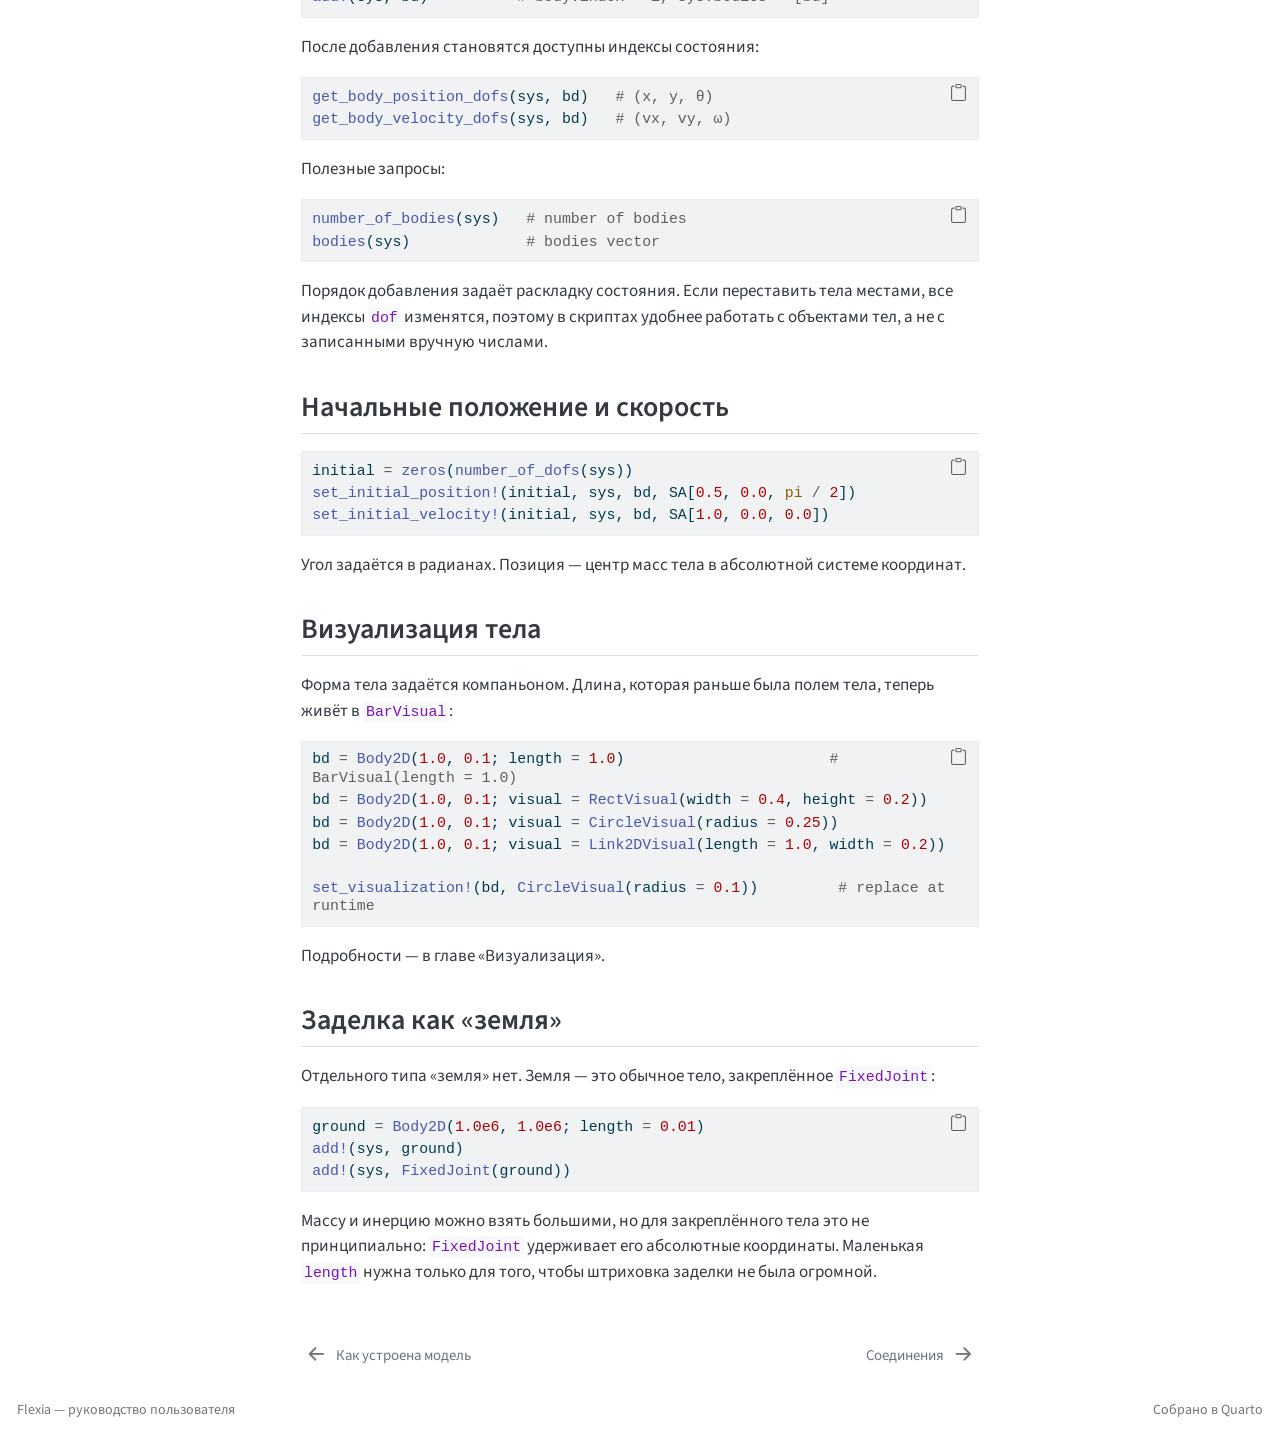
<file: bodies.html>
<!DOCTYPE html>
<html xmlns="http://www.w3.org/1999/xhtml" lang="ru" xml:lang="ru"><head>

<meta charset="utf-8">
<meta name="generator" content="quarto-1.7.32">

<meta name="viewport" content="width=device-width, initial-scale=1.0, user-scalable=yes">


<title>Тела – Flexia: руководство пользователя</title>
<style>
code{white-space: pre-wrap;}
span.smallcaps{font-variant: small-caps;}
div.columns{display: flex; gap: min(4vw, 1.5em);}
div.column{flex: auto; overflow-x: auto;}
div.hanging-indent{margin-left: 1.5em; text-indent: -1.5em;}
ul.task-list{list-style: none;}
ul.task-list li input[type="checkbox"] {
  width: 0.8em;
  margin: 0 0.8em 0.2em -1em; /* quarto-specific, see https://github.com/quarto-dev/quarto-cli/issues/4556 */ 
  vertical-align: middle;
}
/* CSS for syntax highlighting */
html { -webkit-text-size-adjust: 100%; }
pre > code.sourceCode { white-space: pre; position: relative; }
pre > code.sourceCode > span { display: inline-block; line-height: 1.25; }
pre > code.sourceCode > span:empty { height: 1.2em; }
.sourceCode { overflow: visible; }
code.sourceCode > span { color: inherit; text-decoration: inherit; }
div.sourceCode { margin: 1em 0; }
pre.sourceCode { margin: 0; }
@media screen {
div.sourceCode { overflow: auto; }
}
@media print {
pre > code.sourceCode { white-space: pre-wrap; }
pre > code.sourceCode > span { text-indent: -5em; padding-left: 5em; }
}
pre.numberSource code
  { counter-reset: source-line 0; }
pre.numberSource code > span
  { position: relative; left: -4em; counter-increment: source-line; }
pre.numberSource code > span > a:first-child::before
  { content: counter(source-line);
    position: relative; left: -1em; text-align: right; vertical-align: baseline;
    border: none; display: inline-block;
    -webkit-touch-callout: none; -webkit-user-select: none;
    -khtml-user-select: none; -moz-user-select: none;
    -ms-user-select: none; user-select: none;
    padding: 0 4px; width: 4em;
  }
pre.numberSource { margin-left: 3em;  padding-left: 4px; }
div.sourceCode
  {   }
@media screen {
pre > code.sourceCode > span > a:first-child::before { text-decoration: underline; }
}
</style>


<script src="site_libs/quarto-nav/quarto-nav.js"></script>
<script src="site_libs/quarto-nav/headroom.min.js"></script>
<script src="site_libs/clipboard/clipboard.min.js"></script>
<script src="site_libs/quarto-search/autocomplete.umd.js"></script>
<script src="site_libs/quarto-search/fuse.min.js"></script>
<script src="site_libs/quarto-search/quarto-search.js"></script>
<meta name="quarto:offset" content="./">
<link href="./joints.html" rel="next">
<link href="./model.html" rel="prev">
<script src="site_libs/quarto-html/quarto.js" type="module"></script>
<script src="site_libs/quarto-html/tabsets/tabsets.js" type="module"></script>
<script src="site_libs/quarto-html/popper.min.js"></script>
<script src="site_libs/quarto-html/tippy.umd.min.js"></script>
<script src="site_libs/quarto-html/anchor.min.js"></script>
<link href="site_libs/quarto-html/tippy.css" rel="stylesheet">
<link href="site_libs/quarto-html/quarto-syntax-highlighting-37eea08aefeeee20ff55810ff984fec1.css" rel="stylesheet" id="quarto-text-highlighting-styles">
<script src="site_libs/bootstrap/bootstrap.min.js"></script>
<link href="site_libs/bootstrap/bootstrap-icons.css" rel="stylesheet">
<link href="site_libs/bootstrap/bootstrap-a3732d25a03fccaf0a7ba6a3c2233265.min.css" rel="stylesheet" append-hash="true" id="quarto-bootstrap" data-mode="light">
<script id="quarto-search-options" type="application/json">{
  "location": "sidebar",
  "copy-button": false,
  "collapse-after": 3,
  "panel-placement": "start",
  "type": "textbox",
  "limit": 50,
  "keyboard-shortcut": [
    "f",
    "/",
    "s"
  ],
  "show-item-context": false,
  "language": {
    "search-no-results-text": "Поиск не дал результатов",
    "search-matching-documents-text": "Результаты поиска",
    "search-copy-link-title": "Скопировать ссылку",
    "search-hide-matches-text": "Скрыть дополнительные результаты",
    "search-more-match-text": "дополнительный результат в этом документе",
    "search-more-matches-text": "дополнительных результата(-ов) в этом документе",
    "search-clear-button-title": "Очистить",
    "search-text-placeholder": "",
    "search-detached-cancel-button-title": "Отменить",
    "search-submit-button-title": "Найти",
    "search-label": "Поиск"
  }
}</script>


</head>

<body class="nav-sidebar floating quarto-light">

<div id="quarto-search-results"></div>
  <header id="quarto-header" class="headroom fixed-top">
  <nav class="quarto-secondary-nav">
    <div class="container-fluid d-flex">
      <button type="button" class="quarto-btn-toggle btn" data-bs-toggle="collapse" role="button" data-bs-target=".quarto-sidebar-collapse-item" aria-controls="quarto-sidebar" aria-expanded="false" aria-label="Переключить боковую панель навигации" onclick="if (window.quartoToggleHeadroom) { window.quartoToggleHeadroom(); }">
        <i class="bi bi-layout-text-sidebar-reverse"></i>
      </button>
        <nav class="quarto-page-breadcrumbs" aria-label="breadcrumb"><ol class="breadcrumb"><li class="breadcrumb-item"><a href="./bodies.html"><span class="chapter-title">Тела</span></a></li></ol></nav>
        <a class="flex-grow-1" role="navigation" data-bs-toggle="collapse" data-bs-target=".quarto-sidebar-collapse-item" aria-controls="quarto-sidebar" aria-expanded="false" aria-label="Переключить боковую панель навигации" onclick="if (window.quartoToggleHeadroom) { window.quartoToggleHeadroom(); }">      
        </a>
      <button type="button" class="btn quarto-search-button" aria-label="Поиск" onclick="window.quartoOpenSearch();">
        <i class="bi bi-search"></i>
      </button>
    </div>
  </nav>
</header>
<!-- content -->
<div id="quarto-content" class="quarto-container page-columns page-rows-contents page-layout-article">
<!-- sidebar -->
  <nav id="quarto-sidebar" class="sidebar collapse collapse-horizontal quarto-sidebar-collapse-item sidebar-navigation floating overflow-auto">
    <div class="pt-lg-2 mt-2 text-left sidebar-header">
    <div class="sidebar-title mb-0 py-0">
      <a href="./">Flexia: руководство пользователя</a> 
        <div class="sidebar-tools-main">
    <div class="dropdown">
      <a href="" title="Download" id="quarto-navigation-tool-dropdown-0" class="quarto-navigation-tool dropdown-toggle px-1" data-bs-toggle="dropdown" aria-expanded="false" role="link" aria-label="Download"><i class="bi bi-download"></i></a>
      <ul class="dropdown-menu" aria-labelledby="quarto-navigation-tool-dropdown-0">
          <li>
            <a class="dropdown-item sidebar-tools-main-item" href="./Flexia-manual.pdf">
              <i class="bi bi-file-pdf pe-1"></i>
            Download PDF
            </a>
          </li>
          <li>
            <a class="dropdown-item sidebar-tools-main-item" href="./Flexia-manual.docx">
              <i class="bi bi-file-word pe-1"></i>
            Download Docx
            </a>
          </li>
      </ul>
    </div>
</div>
    </div>
      </div>
        <div class="mt-2 flex-shrink-0 align-items-center">
        <div class="sidebar-search">
        <div id="quarto-search" class="" title="Поиск"></div>
        </div>
        </div>
    <div class="sidebar-menu-container"> 
    <ul class="list-unstyled mt-1">
        <li class="sidebar-item">
  <div class="sidebar-item-container"> 
  <a href="./index.html" class="sidebar-item-text sidebar-link">
 <span class="menu-text">Введение</span></a>
  </div>
</li>
        <li class="sidebar-item">
  <div class="sidebar-item-container"> 
  <a href="./installation.html" class="sidebar-item-text sidebar-link"><span class="chapter-title">Установка и первый запуск</span></a>
  </div>
</li>
        <li class="sidebar-item">
  <div class="sidebar-item-container"> 
  <a href="./model.html" class="sidebar-item-text sidebar-link"><span class="chapter-title">Как устроена модель</span></a>
  </div>
</li>
        <li class="sidebar-item">
  <div class="sidebar-item-container"> 
  <a href="./bodies.html" class="sidebar-item-text sidebar-link active"><span class="chapter-title">Тела</span></a>
  </div>
</li>
        <li class="sidebar-item">
  <div class="sidebar-item-container"> 
  <a href="./joints.html" class="sidebar-item-text sidebar-link"><span class="chapter-title">Соединения</span></a>
  </div>
</li>
        <li class="sidebar-item">
  <div class="sidebar-item-container"> 
  <a href="./forces.html" class="sidebar-item-text sidebar-link"><span class="chapter-title">Силы</span></a>
  </div>
</li>
        <li class="sidebar-item">
  <div class="sidebar-item-container"> 
  <a href="./actuators.html" class="sidebar-item-text sidebar-link"><span class="chapter-title">Приводы</span></a>
  </div>
</li>
        <li class="sidebar-item">
  <div class="sidebar-item-container"> 
  <a href="./sensors.html" class="sidebar-item-text sidebar-link"><span class="chapter-title">Датчики</span></a>
  </div>
</li>
        <li class="sidebar-item">
  <div class="sidebar-item-container"> 
  <a href="./solving.html" class="sidebar-item-text sidebar-link"><span class="chapter-title">Расчёт</span></a>
  </div>
</li>
        <li class="sidebar-item">
  <div class="sidebar-item-container"> 
  <a href="./visualization.html" class="sidebar-item-text sidebar-link"><span class="chapter-title">Визуализация</span></a>
  </div>
</li>
        <li class="sidebar-item">
  <div class="sidebar-item-container"> 
  <a href="./examples.html" class="sidebar-item-text sidebar-link"><span class="chapter-title">Примеры</span></a>
  </div>
</li>
        <li class="sidebar-item">
  <div class="sidebar-item-container"> 
  <a href="./api.html" class="sidebar-item-text sidebar-link"><span class="chapter-title">Справочник API</span></a>
  </div>
</li>
        <li class="sidebar-item sidebar-item-section">
      <div class="sidebar-item-container"> 
            <a class="sidebar-item-text sidebar-link text-start" data-bs-toggle="collapse" data-bs-target="#quarto-sidebar-section-1" role="navigation" aria-expanded="true">
 <span class="menu-text">Приложения</span></a>
          <a class="sidebar-item-toggle text-start" data-bs-toggle="collapse" data-bs-target="#quarto-sidebar-section-1" role="navigation" aria-expanded="true" aria-label="Переключить раздел">
            <i class="bi bi-chevron-right ms-2"></i>
          </a> 
      </div>
      <ul id="quarto-sidebar-section-1" class="collapse list-unstyled sidebar-section depth1 show">  
          <li class="sidebar-item">
  <div class="sidebar-item-container"> 
  <a href="./troubleshooting.html" class="sidebar-item-text sidebar-link"><span class="chapter-title">Ограничения и частые проблемы</span></a>
  </div>
</li>
          <li class="sidebar-item">
  <div class="sidebar-item-container"> 
  <a href="./publishing.html" class="sidebar-item-text sidebar-link"><span class="chapter-title">Сборка и публикация документации</span></a>
  </div>
</li>
      </ul>
  </li>
    </ul>
    </div>
</nav>
<div id="quarto-sidebar-glass" class="quarto-sidebar-collapse-item" data-bs-toggle="collapse" data-bs-target=".quarto-sidebar-collapse-item"></div>
<!-- margin-sidebar -->
    <div id="quarto-margin-sidebar" class="sidebar margin-sidebar">
        <nav id="TOC" role="doc-toc" class="toc-active">
    <h2 id="toc-title">Содержание</h2>
   
  <ul>
  <li><a href="#body2d" id="toc-body2d" class="nav-link active" data-scroll-target="#body2d"><code>Body2D</code></a></li>
  <li><a href="#внешние-силы-на-теле" id="toc-внешние-силы-на-теле" class="nav-link" data-scroll-target="#внешние-силы-на-теле">Внешние силы на теле</a></li>
  <li><a href="#добавление-в-систему" id="toc-добавление-в-систему" class="nav-link" data-scroll-target="#добавление-в-систему">Добавление в систему</a></li>
  <li><a href="#начальные-положение-и-скорость" id="toc-начальные-положение-и-скорость" class="nav-link" data-scroll-target="#начальные-положение-и-скорость">Начальные положение и скорость</a></li>
  <li><a href="#визуализация-тела" id="toc-визуализация-тела" class="nav-link" data-scroll-target="#визуализация-тела">Визуализация тела</a></li>
  <li><a href="#заделка-как-земля" id="toc-заделка-как-земля" class="nav-link" data-scroll-target="#заделка-как-земля">Заделка как «земля»</a></li>
  </ul>
</nav>
    </div>
<!-- main -->
<main class="content" id="quarto-document-content">

<header id="title-block-header" class="quarto-title-block default">
<div class="quarto-title">
<h1 class="title"><span class="chapter-title">Тела</span></h1>
</div>



<div class="quarto-title-meta">

    
  
    
  </div>
  


</header>


<section id="body2d" class="level2">
<h2 class="anchored" data-anchor-id="body2d"><code>Body2D</code></h2>
<p>Тело — абсолютно твёрдое, плоское, с тремя степенями свободы. Конструктор:</p>
<div class="sourceCode" id="cb1"><pre class="sourceCode julia code-with-copy"><code class="sourceCode julia"><span id="cb1-1"><a href="#cb1-1" aria-hidden="true" tabindex="-1"></a><span class="fu">Body2D</span>(mass, inertia; length <span class="op">=</span> <span class="fl">1.0</span>)</span>
<span id="cb1-2"><a href="#cb1-2" aria-hidden="true" tabindex="-1"></a><span class="fu">Body2D</span>(mass, inertia; visual <span class="op">=</span> <span class="fu">CircleVisual</span>(radius <span class="op">=</span> <span class="fl">0.2</span>))</span></code><button title="Скопировать текст" class="code-copy-button"><i class="bi"></i></button></pre></div>
<p>Аргументы:</p>
<ul>
<li><code>mass</code> — масса, кг;</li>
<li><code>inertia</code> — момент инерции относительно центра масс, кг·м²;</li>
<li><code>length</code> — длина «стержня» по умолчанию, только для отрисовки;</li>
<li><code>visual</code> — визуальный компаньон (см. главу «Визуализация»).</li>
</ul>
<p>Внутри тела хранятся:</p>
<table class="caption-top table">
<thead>
<tr class="header">
<th>Поле</th>
<th>Назначение</th>
</tr>
</thead>
<tbody>
<tr class="odd">
<td><code>mass</code>, <code>inertia</code></td>
<td>инерционные характеристики</td>
</tr>
<tr class="even">
<td><code>forces::Vector{Function}</code></td>
<td>три слота внешних сил</td>
</tr>
<tr class="odd">
<td><code>index::Int64</code></td>
<td>номер в системе; <code>-1</code> — ещё не добавлено</td>
</tr>
<tr class="even">
<td><code>visual::AbstractVisual</code></td>
<td>как тело выглядит</td>
</tr>
</tbody>
</table>
<p>Геометрическая длина звена <strong>не участвует в динамике</strong>: в уравнениях движения тело — это масса и момент инерции. Длина нужна только для рисунка и для штриховки заделки. Точки крепления связей задаются отдельно и не выводятся из <code>length</code> автоматически.</p>
</section>
<section id="внешние-силы-на-теле" class="level2">
<h2 class="anchored" data-anchor-id="внешние-силы-на-теле">Внешние силы на теле</h2>
<p><code>forces</code> — вектор из трёх функций: <code>Fx(state, t)</code>, <code>Fy(state, t)</code>, <code>Mz(state, t)</code>. Функции получают вектор из шести значений тела</p>
<pre><code>[x, y, θ, vx, vy, ω]</code></pre>
<p>и текущее время <code>t</code>. Возвращаемое значение — обобщённая сила: ньютоны для <code>Fx</code>/<code>Fy</code> и ньютон-метры для <code>Mz</code>.</p>
<p>Гравитация — обычная внешняя сила:</p>
<div class="sourceCode" id="cb3"><pre class="sourceCode julia code-with-copy"><code class="sourceCode julia"><span id="cb3-1"><a href="#cb3-1" aria-hidden="true" tabindex="-1"></a><span class="kw">const</span> g <span class="op">=</span> <span class="fl">9.81</span></span>
<span id="cb3-2"><a href="#cb3-2" aria-hidden="true" tabindex="-1"></a>bd <span class="op">=</span> <span class="fu">Body2D</span>(<span class="fl">2.0</span>, <span class="fl">0.5</span>)</span>
<span id="cb3-3"><a href="#cb3-3" aria-hidden="true" tabindex="-1"></a>bd.forces[<span class="fl">2</span>] <span class="op">=</span> (state, t) <span class="op">-&gt;</span> <span class="op">-</span>bd.mass <span class="op">*</span> g</span></code><button title="Скопировать текст" class="code-copy-button"><i class="bi"></i></button></pre></div>
<p>Сила, зависящая от времени:</p>
<div class="sourceCode" id="cb4"><pre class="sourceCode julia code-with-copy"><code class="sourceCode julia"><span id="cb4-1"><a href="#cb4-1" aria-hidden="true" tabindex="-1"></a>bd.forces[<span class="fl">1</span>] <span class="op">=</span> (state, t) <span class="op">-&gt;</span> <span class="fl">10.0</span> <span class="op">*</span> <span class="fu">sin</span>(<span class="fl">4.0</span> <span class="op">*</span> t)</span></code><button title="Скопировать текст" class="code-copy-button"><i class="bi"></i></button></pre></div>
<p>Для более сложных случаев (точка приложения, направление, визуальная стрелка) есть отдельный тип <code>BodyTimeVariableForce</code>, см. главу «Силы».</p>
<div class="callout callout-style-default callout-note callout-titled">
<div class="callout-header d-flex align-content-center">
<div class="callout-icon-container">
<i class="callout-icon"></i>
</div>
<div class="callout-title-container flex-fill">
Масса и момент инерции должны быть положительными
</div>
</div>
<div class="callout-body-container callout-body">
<p>Матрица масс содержит <code>Diagonal([m, m, J])</code>. Нулевые или отрицательные значения делают её вырожденной, и расчёт теряет смысл.</p>
</div>
</div>
</section>
<section id="добавление-в-систему" class="level2">
<h2 class="anchored" data-anchor-id="добавление-в-систему">Добавление в систему</h2>
<div class="sourceCode" id="cb5"><pre class="sourceCode julia code-with-copy"><code class="sourceCode julia"><span id="cb5-1"><a href="#cb5-1" aria-hidden="true" tabindex="-1"></a>sys <span class="op">=</span> <span class="fu">MBSystem2D</span>()</span>
<span id="cb5-2"><a href="#cb5-2" aria-hidden="true" tabindex="-1"></a><span class="fu">add!</span>(sys, bd)          <span class="co"># body.index = 1, sys.bodies = [bd]</span></span></code><button title="Скопировать текст" class="code-copy-button"><i class="bi"></i></button></pre></div>
<p>После добавления становятся доступны индексы состояния:</p>
<div class="sourceCode" id="cb6"><pre class="sourceCode julia code-with-copy"><code class="sourceCode julia"><span id="cb6-1"><a href="#cb6-1" aria-hidden="true" tabindex="-1"></a><span class="fu">get_body_position_dofs</span>(sys, bd)   <span class="co"># (x, y, θ)</span></span>
<span id="cb6-2"><a href="#cb6-2" aria-hidden="true" tabindex="-1"></a><span class="fu">get_body_velocity_dofs</span>(sys, bd)   <span class="co"># (vx, vy, ω)</span></span></code><button title="Скопировать текст" class="code-copy-button"><i class="bi"></i></button></pre></div>
<p>Полезные запросы:</p>
<div class="sourceCode" id="cb7"><pre class="sourceCode julia code-with-copy"><code class="sourceCode julia"><span id="cb7-1"><a href="#cb7-1" aria-hidden="true" tabindex="-1"></a><span class="fu">number_of_bodies</span>(sys)   <span class="co"># number of bodies</span></span>
<span id="cb7-2"><a href="#cb7-2" aria-hidden="true" tabindex="-1"></a><span class="fu">bodies</span>(sys)             <span class="co"># bodies vector</span></span></code><button title="Скопировать текст" class="code-copy-button"><i class="bi"></i></button></pre></div>
<p>Порядок добавления задаёт раскладку состояния. Если переставить тела местами, все индексы <code>dof</code> изменятся, поэтому в скриптах удобнее работать с объектами тел, а не с записанными вручную числами.</p>
</section>
<section id="начальные-положение-и-скорость" class="level2">
<h2 class="anchored" data-anchor-id="начальные-положение-и-скорость">Начальные положение и скорость</h2>
<div class="sourceCode" id="cb8"><pre class="sourceCode julia code-with-copy"><code class="sourceCode julia"><span id="cb8-1"><a href="#cb8-1" aria-hidden="true" tabindex="-1"></a>initial <span class="op">=</span> <span class="fu">zeros</span>(<span class="fu">number_of_dofs</span>(sys))</span>
<span id="cb8-2"><a href="#cb8-2" aria-hidden="true" tabindex="-1"></a><span class="fu">set_initial_position!</span>(initial, sys, bd, SA[<span class="fl">0.5</span>, <span class="fl">0.0</span>, <span class="cn">pi</span> <span class="op">/</span> <span class="fl">2</span>])</span>
<span id="cb8-3"><a href="#cb8-3" aria-hidden="true" tabindex="-1"></a><span class="fu">set_initial_velocity!</span>(initial, sys, bd, SA[<span class="fl">1.0</span>, <span class="fl">0.0</span>, <span class="fl">0.0</span>])</span></code><button title="Скопировать текст" class="code-copy-button"><i class="bi"></i></button></pre></div>
<p>Угол задаётся в радианах. Позиция — центр масс тела в абсолютной системе координат.</p>
</section>
<section id="визуализация-тела" class="level2">
<h2 class="anchored" data-anchor-id="визуализация-тела">Визуализация тела</h2>
<p>Форма тела задаётся компаньоном. Длина, которая раньше была полем тела, теперь живёт в <code>BarVisual</code>:</p>
<div class="sourceCode" id="cb9"><pre class="sourceCode julia code-with-copy"><code class="sourceCode julia"><span id="cb9-1"><a href="#cb9-1" aria-hidden="true" tabindex="-1"></a>bd <span class="op">=</span> <span class="fu">Body2D</span>(<span class="fl">1.0</span>, <span class="fl">0.1</span>; length <span class="op">=</span> <span class="fl">1.0</span>)                       <span class="co"># BarVisual(length = 1.0)</span></span>
<span id="cb9-2"><a href="#cb9-2" aria-hidden="true" tabindex="-1"></a>bd <span class="op">=</span> <span class="fu">Body2D</span>(<span class="fl">1.0</span>, <span class="fl">0.1</span>; visual <span class="op">=</span> <span class="fu">RectVisual</span>(width <span class="op">=</span> <span class="fl">0.4</span>, height <span class="op">=</span> <span class="fl">0.2</span>))</span>
<span id="cb9-3"><a href="#cb9-3" aria-hidden="true" tabindex="-1"></a>bd <span class="op">=</span> <span class="fu">Body2D</span>(<span class="fl">1.0</span>, <span class="fl">0.1</span>; visual <span class="op">=</span> <span class="fu">CircleVisual</span>(radius <span class="op">=</span> <span class="fl">0.25</span>))</span>
<span id="cb9-4"><a href="#cb9-4" aria-hidden="true" tabindex="-1"></a>bd <span class="op">=</span> <span class="fu">Body2D</span>(<span class="fl">1.0</span>, <span class="fl">0.1</span>; visual <span class="op">=</span> <span class="fu">Link2DVisual</span>(length <span class="op">=</span> <span class="fl">1.0</span>, width <span class="op">=</span> <span class="fl">0.2</span>))</span>
<span id="cb9-5"><a href="#cb9-5" aria-hidden="true" tabindex="-1"></a></span>
<span id="cb9-6"><a href="#cb9-6" aria-hidden="true" tabindex="-1"></a><span class="fu">set_visualization!</span>(bd, <span class="fu">CircleVisual</span>(radius <span class="op">=</span> <span class="fl">0.1</span>))         <span class="co"># replace at runtime</span></span></code><button title="Скопировать текст" class="code-copy-button"><i class="bi"></i></button></pre></div>
<p>Подробности — в главе «Визуализация».</p>
</section>
<section id="заделка-как-земля" class="level2">
<h2 class="anchored" data-anchor-id="заделка-как-земля">Заделка как «земля»</h2>
<p>Отдельного типа «земля» нет. Земля — это обычное тело, закреплённое <code>FixedJoint</code>:</p>
<div class="sourceCode" id="cb10"><pre class="sourceCode julia code-with-copy"><code class="sourceCode julia"><span id="cb10-1"><a href="#cb10-1" aria-hidden="true" tabindex="-1"></a>ground <span class="op">=</span> <span class="fu">Body2D</span>(<span class="fl">1.0e6</span>, <span class="fl">1.0e6</span>; length <span class="op">=</span> <span class="fl">0.01</span>)</span>
<span id="cb10-2"><a href="#cb10-2" aria-hidden="true" tabindex="-1"></a><span class="fu">add!</span>(sys, ground)</span>
<span id="cb10-3"><a href="#cb10-3" aria-hidden="true" tabindex="-1"></a><span class="fu">add!</span>(sys, <span class="fu">FixedJoint</span>(ground))</span></code><button title="Скопировать текст" class="code-copy-button"><i class="bi"></i></button></pre></div>
<p>Массу и инерцию можно взять большими, но для закреплённого тела это не принципиально: <code>FixedJoint</code> удерживает его абсолютные координаты. Маленькая <code>length</code> нужна только для того, чтобы штриховка заделки не была огромной.</p>


</section>

</main> <!-- /main -->
<script id="quarto-html-after-body" type="application/javascript">
  window.document.addEventListener("DOMContentLoaded", function (event) {
    const icon = "";
    const anchorJS = new window.AnchorJS();
    anchorJS.options = {
      placement: 'right',
      icon: icon
    };
    anchorJS.add('.anchored');
    const isCodeAnnotation = (el) => {
      for (const clz of el.classList) {
        if (clz.startsWith('code-annotation-')) {                     
          return true;
        }
      }
      return false;
    }
    const onCopySuccess = function(e) {
      // button target
      const button = e.trigger;
      // don't keep focus
      button.blur();
      // flash "checked"
      button.classList.add('code-copy-button-checked');
      var currentTitle = button.getAttribute("title");
      button.setAttribute("title", "Скопировано");
      let tooltip;
      if (window.bootstrap) {
        button.setAttribute("data-bs-toggle", "tooltip");
        button.setAttribute("data-bs-placement", "left");
        button.setAttribute("data-bs-title", "Скопировано");
        tooltip = new bootstrap.Tooltip(button, 
          { trigger: "manual", 
            customClass: "code-copy-button-tooltip",
            offset: [0, -8]});
        tooltip.show();    
      }
      setTimeout(function() {
        if (tooltip) {
          tooltip.hide();
          button.removeAttribute("data-bs-title");
          button.removeAttribute("data-bs-toggle");
          button.removeAttribute("data-bs-placement");
        }
        button.setAttribute("title", currentTitle);
        button.classList.remove('code-copy-button-checked');
      }, 1000);
      // clear code selection
      e.clearSelection();
    }
    const getTextToCopy = function(trigger) {
        const codeEl = trigger.previousElementSibling.cloneNode(true);
        for (const childEl of codeEl.children) {
          if (isCodeAnnotation(childEl)) {
            childEl.remove();
          }
        }
        return codeEl.innerText;
    }
    const clipboard = new window.ClipboardJS('.code-copy-button:not([data-in-quarto-modal])', {
      text: getTextToCopy
    });
    clipboard.on('success', onCopySuccess);
    if (window.document.getElementById('quarto-embedded-source-code-modal')) {
      const clipboardModal = new window.ClipboardJS('.code-copy-button[data-in-quarto-modal]', {
        text: getTextToCopy,
        container: window.document.getElementById('quarto-embedded-source-code-modal')
      });
      clipboardModal.on('success', onCopySuccess);
    }
      var localhostRegex = new RegExp(/^(?:http|https):\/\/localhost\:?[0-9]*\//);
      var mailtoRegex = new RegExp(/^mailto:/);
        var filterRegex = new RegExp('/' + window.location.host + '/');
      var isInternal = (href) => {
          return filterRegex.test(href) || localhostRegex.test(href) || mailtoRegex.test(href);
      }
      // Inspect non-navigation links and adorn them if external
     var links = window.document.querySelectorAll('a[href]:not(.nav-link):not(.navbar-brand):not(.toc-action):not(.sidebar-link):not(.sidebar-item-toggle):not(.pagination-link):not(.no-external):not([aria-hidden]):not(.dropdown-item):not(.quarto-navigation-tool):not(.about-link)');
      for (var i=0; i<links.length; i++) {
        const link = links[i];
        if (!isInternal(link.href)) {
          // undo the damage that might have been done by quarto-nav.js in the case of
          // links that we want to consider external
          if (link.dataset.originalHref !== undefined) {
            link.href = link.dataset.originalHref;
          }
            // target, if specified
            link.setAttribute("target", "_blank");
            if (link.getAttribute("rel") === null) {
              link.setAttribute("rel", "noopener");
            }
        }
      }
    function tippyHover(el, contentFn, onTriggerFn, onUntriggerFn) {
      const config = {
        allowHTML: true,
        maxWidth: 500,
        delay: 100,
        arrow: false,
        appendTo: function(el) {
            return el.parentElement;
        },
        interactive: true,
        interactiveBorder: 10,
        theme: 'quarto',
        placement: 'bottom-start',
      };
      if (contentFn) {
        config.content = contentFn;
      }
      if (onTriggerFn) {
        config.onTrigger = onTriggerFn;
      }
      if (onUntriggerFn) {
        config.onUntrigger = onUntriggerFn;
      }
      window.tippy(el, config); 
    }
    const noterefs = window.document.querySelectorAll('a[role="doc-noteref"]');
    for (var i=0; i<noterefs.length; i++) {
      const ref = noterefs[i];
      tippyHover(ref, function() {
        // use id or data attribute instead here
        let href = ref.getAttribute('data-footnote-href') || ref.getAttribute('href');
        try { href = new URL(href).hash; } catch {}
        const id = href.replace(/^#\/?/, "");
        const note = window.document.getElementById(id);
        if (note) {
          return note.innerHTML;
        } else {
          return "";
        }
      });
    }
    const xrefs = window.document.querySelectorAll('a.quarto-xref');
    const processXRef = (id, note) => {
      // Strip column container classes
      const stripColumnClz = (el) => {
        el.classList.remove("page-full", "page-columns");
        if (el.children) {
          for (const child of el.children) {
            stripColumnClz(child);
          }
        }
      }
      stripColumnClz(note)
      if (id === null || id.startsWith('sec-')) {
        // Special case sections, only their first couple elements
        const container = document.createElement("div");
        if (note.children && note.children.length > 2) {
          container.appendChild(note.children[0].cloneNode(true));
          for (let i = 1; i < note.children.length; i++) {
            const child = note.children[i];
            if (child.tagName === "P" && child.innerText === "") {
              continue;
            } else {
              container.appendChild(child.cloneNode(true));
              break;
            }
          }
          if (window.Quarto?.typesetMath) {
            window.Quarto.typesetMath(container);
          }
          return container.innerHTML
        } else {
          if (window.Quarto?.typesetMath) {
            window.Quarto.typesetMath(note);
          }
          return note.innerHTML;
        }
      } else {
        // Remove any anchor links if they are present
        const anchorLink = note.querySelector('a.anchorjs-link');
        if (anchorLink) {
          anchorLink.remove();
        }
        if (window.Quarto?.typesetMath) {
          window.Quarto.typesetMath(note);
        }
        if (note.classList.contains("callout")) {
          return note.outerHTML;
        } else {
          return note.innerHTML;
        }
      }
    }
    for (var i=0; i<xrefs.length; i++) {
      const xref = xrefs[i];
      tippyHover(xref, undefined, function(instance) {
        instance.disable();
        let url = xref.getAttribute('href');
        let hash = undefined; 
        if (url.startsWith('#')) {
          hash = url;
        } else {
          try { hash = new URL(url).hash; } catch {}
        }
        if (hash) {
          const id = hash.replace(/^#\/?/, "");
          const note = window.document.getElementById(id);
          if (note !== null) {
            try {
              const html = processXRef(id, note.cloneNode(true));
              instance.setContent(html);
            } finally {
              instance.enable();
              instance.show();
            }
          } else {
            // See if we can fetch this
            fetch(url.split('#')[0])
            .then(res => res.text())
            .then(html => {
              const parser = new DOMParser();
              const htmlDoc = parser.parseFromString(html, "text/html");
              const note = htmlDoc.getElementById(id);
              if (note !== null) {
                const html = processXRef(id, note);
                instance.setContent(html);
              } 
            }).finally(() => {
              instance.enable();
              instance.show();
            });
          }
        } else {
          // See if we can fetch a full url (with no hash to target)
          // This is a special case and we should probably do some content thinning / targeting
          fetch(url)
          .then(res => res.text())
          .then(html => {
            const parser = new DOMParser();
            const htmlDoc = parser.parseFromString(html, "text/html");
            const note = htmlDoc.querySelector('main.content');
            if (note !== null) {
              // This should only happen for chapter cross references
              // (since there is no id in the URL)
              // remove the first header
              if (note.children.length > 0 && note.children[0].tagName === "HEADER") {
                note.children[0].remove();
              }
              const html = processXRef(null, note);
              instance.setContent(html);
            } 
          }).finally(() => {
            instance.enable();
            instance.show();
          });
        }
      }, function(instance) {
      });
    }
        let selectedAnnoteEl;
        const selectorForAnnotation = ( cell, annotation) => {
          let cellAttr = 'data-code-cell="' + cell + '"';
          let lineAttr = 'data-code-annotation="' +  annotation + '"';
          const selector = 'span[' + cellAttr + '][' + lineAttr + ']';
          return selector;
        }
        const selectCodeLines = (annoteEl) => {
          const doc = window.document;
          const targetCell = annoteEl.getAttribute("data-target-cell");
          const targetAnnotation = annoteEl.getAttribute("data-target-annotation");
          const annoteSpan = window.document.querySelector(selectorForAnnotation(targetCell, targetAnnotation));
          const lines = annoteSpan.getAttribute("data-code-lines").split(",");
          const lineIds = lines.map((line) => {
            return targetCell + "-" + line;
          })
          let top = null;
          let height = null;
          let parent = null;
          if (lineIds.length > 0) {
              //compute the position of the single el (top and bottom and make a div)
              const el = window.document.getElementById(lineIds[0]);
              top = el.offsetTop;
              height = el.offsetHeight;
              parent = el.parentElement.parentElement;
            if (lineIds.length > 1) {
              const lastEl = window.document.getElementById(lineIds[lineIds.length - 1]);
              const bottom = lastEl.offsetTop + lastEl.offsetHeight;
              height = bottom - top;
            }
            if (top !== null && height !== null && parent !== null) {
              // cook up a div (if necessary) and position it 
              let div = window.document.getElementById("code-annotation-line-highlight");
              if (div === null) {
                div = window.document.createElement("div");
                div.setAttribute("id", "code-annotation-line-highlight");
                div.style.position = 'absolute';
                parent.appendChild(div);
              }
              div.style.top = top - 2 + "px";
              div.style.height = height + 4 + "px";
              div.style.left = 0;
              let gutterDiv = window.document.getElementById("code-annotation-line-highlight-gutter");
              if (gutterDiv === null) {
                gutterDiv = window.document.createElement("div");
                gutterDiv.setAttribute("id", "code-annotation-line-highlight-gutter");
                gutterDiv.style.position = 'absolute';
                const codeCell = window.document.getElementById(targetCell);
                const gutter = codeCell.querySelector('.code-annotation-gutter');
                gutter.appendChild(gutterDiv);
              }
              gutterDiv.style.top = top - 2 + "px";
              gutterDiv.style.height = height + 4 + "px";
            }
            selectedAnnoteEl = annoteEl;
          }
        };
        const unselectCodeLines = () => {
          const elementsIds = ["code-annotation-line-highlight", "code-annotation-line-highlight-gutter"];
          elementsIds.forEach((elId) => {
            const div = window.document.getElementById(elId);
            if (div) {
              div.remove();
            }
          });
          selectedAnnoteEl = undefined;
        };
          // Handle positioning of the toggle
      window.addEventListener(
        "resize",
        throttle(() => {
          elRect = undefined;
          if (selectedAnnoteEl) {
            selectCodeLines(selectedAnnoteEl);
          }
        }, 10)
      );
      function throttle(fn, ms) {
      let throttle = false;
      let timer;
        return (...args) => {
          if(!throttle) { // first call gets through
              fn.apply(this, args);
              throttle = true;
          } else { // all the others get throttled
              if(timer) clearTimeout(timer); // cancel #2
              timer = setTimeout(() => {
                fn.apply(this, args);
                timer = throttle = false;
              }, ms);
          }
        };
      }
        // Attach click handler to the DT
        const annoteDls = window.document.querySelectorAll('dt[data-target-cell]');
        for (const annoteDlNode of annoteDls) {
          annoteDlNode.addEventListener('click', (event) => {
            const clickedEl = event.target;
            if (clickedEl !== selectedAnnoteEl) {
              unselectCodeLines();
              const activeEl = window.document.querySelector('dt[data-target-cell].code-annotation-active');
              if (activeEl) {
                activeEl.classList.remove('code-annotation-active');
              }
              selectCodeLines(clickedEl);
              clickedEl.classList.add('code-annotation-active');
            } else {
              // Unselect the line
              unselectCodeLines();
              clickedEl.classList.remove('code-annotation-active');
            }
          });
        }
    const findCites = (el) => {
      const parentEl = el.parentElement;
      if (parentEl) {
        const cites = parentEl.dataset.cites;
        if (cites) {
          return {
            el,
            cites: cites.split(' ')
          };
        } else {
          return findCites(el.parentElement)
        }
      } else {
        return undefined;
      }
    };
    var bibliorefs = window.document.querySelectorAll('a[role="doc-biblioref"]');
    for (var i=0; i<bibliorefs.length; i++) {
      const ref = bibliorefs[i];
      const citeInfo = findCites(ref);
      if (citeInfo) {
        tippyHover(citeInfo.el, function() {
          var popup = window.document.createElement('div');
          citeInfo.cites.forEach(function(cite) {
            var citeDiv = window.document.createElement('div');
            citeDiv.classList.add('hanging-indent');
            citeDiv.classList.add('csl-entry');
            var biblioDiv = window.document.getElementById('ref-' + cite);
            if (biblioDiv) {
              citeDiv.innerHTML = biblioDiv.innerHTML;
            }
            popup.appendChild(citeDiv);
          });
          return popup.innerHTML;
        });
      }
    }
  });
  </script>
<nav class="page-navigation">
  <div class="nav-page nav-page-previous">
      <a href="./model.html" class="pagination-link" aria-label="Как устроена модель">
        <i class="bi bi-arrow-left-short"></i> <span class="nav-page-text"><span class="chapter-title">Как устроена модель</span></span>
      </a>          
  </div>
  <div class="nav-page nav-page-next">
      <a href="./joints.html" class="pagination-link" aria-label="Соединения">
        <span class="nav-page-text"><span class="chapter-title">Соединения</span></span> <i class="bi bi-arrow-right-short"></i>
      </a>
  </div>
</nav>
</div> <!-- /content -->
<footer class="footer">
  <div class="nav-footer">
    <div class="nav-footer-left">
<p>Flexia — руководство пользователя</p>
</div>   
    <div class="nav-footer-center">
      &nbsp;
    </div>
    <div class="nav-footer-right">
<p>Собрано в Quarto</p>
</div>
  </div>
</footer>




</body></html>
</file>
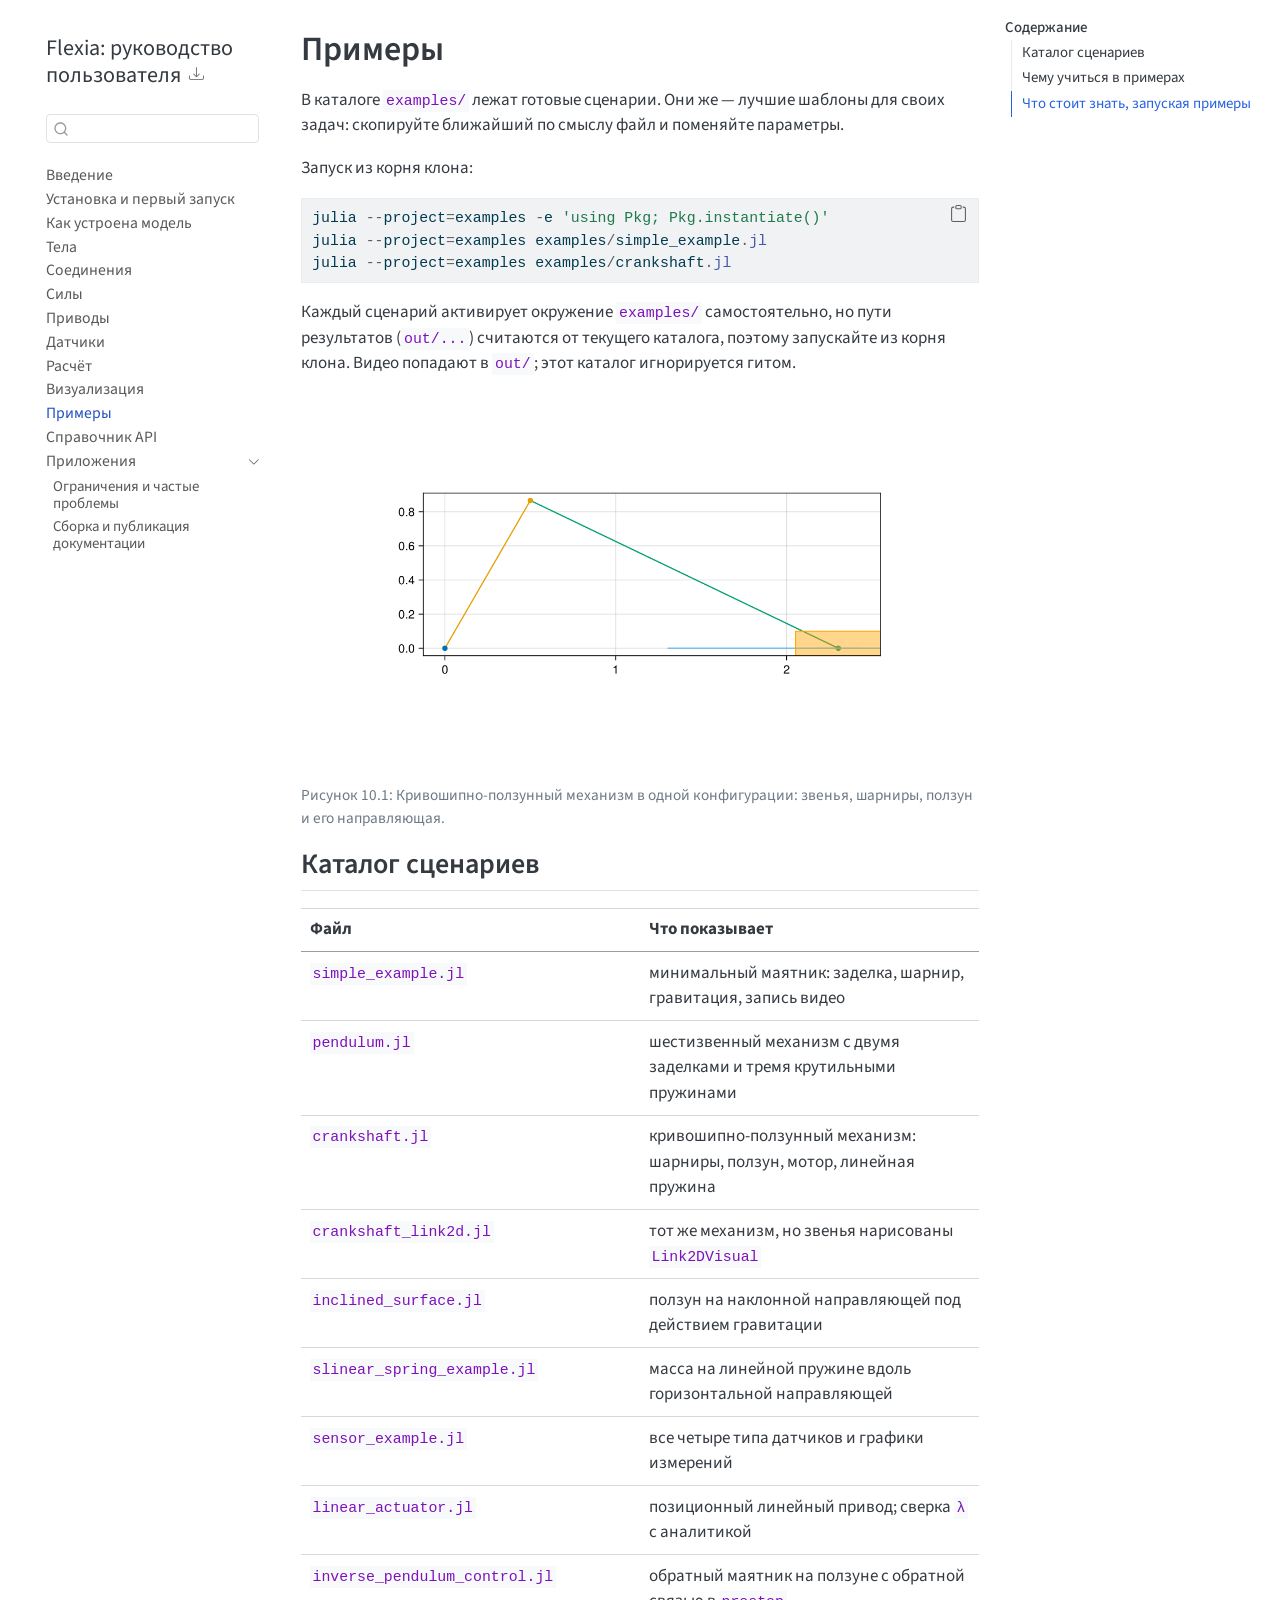
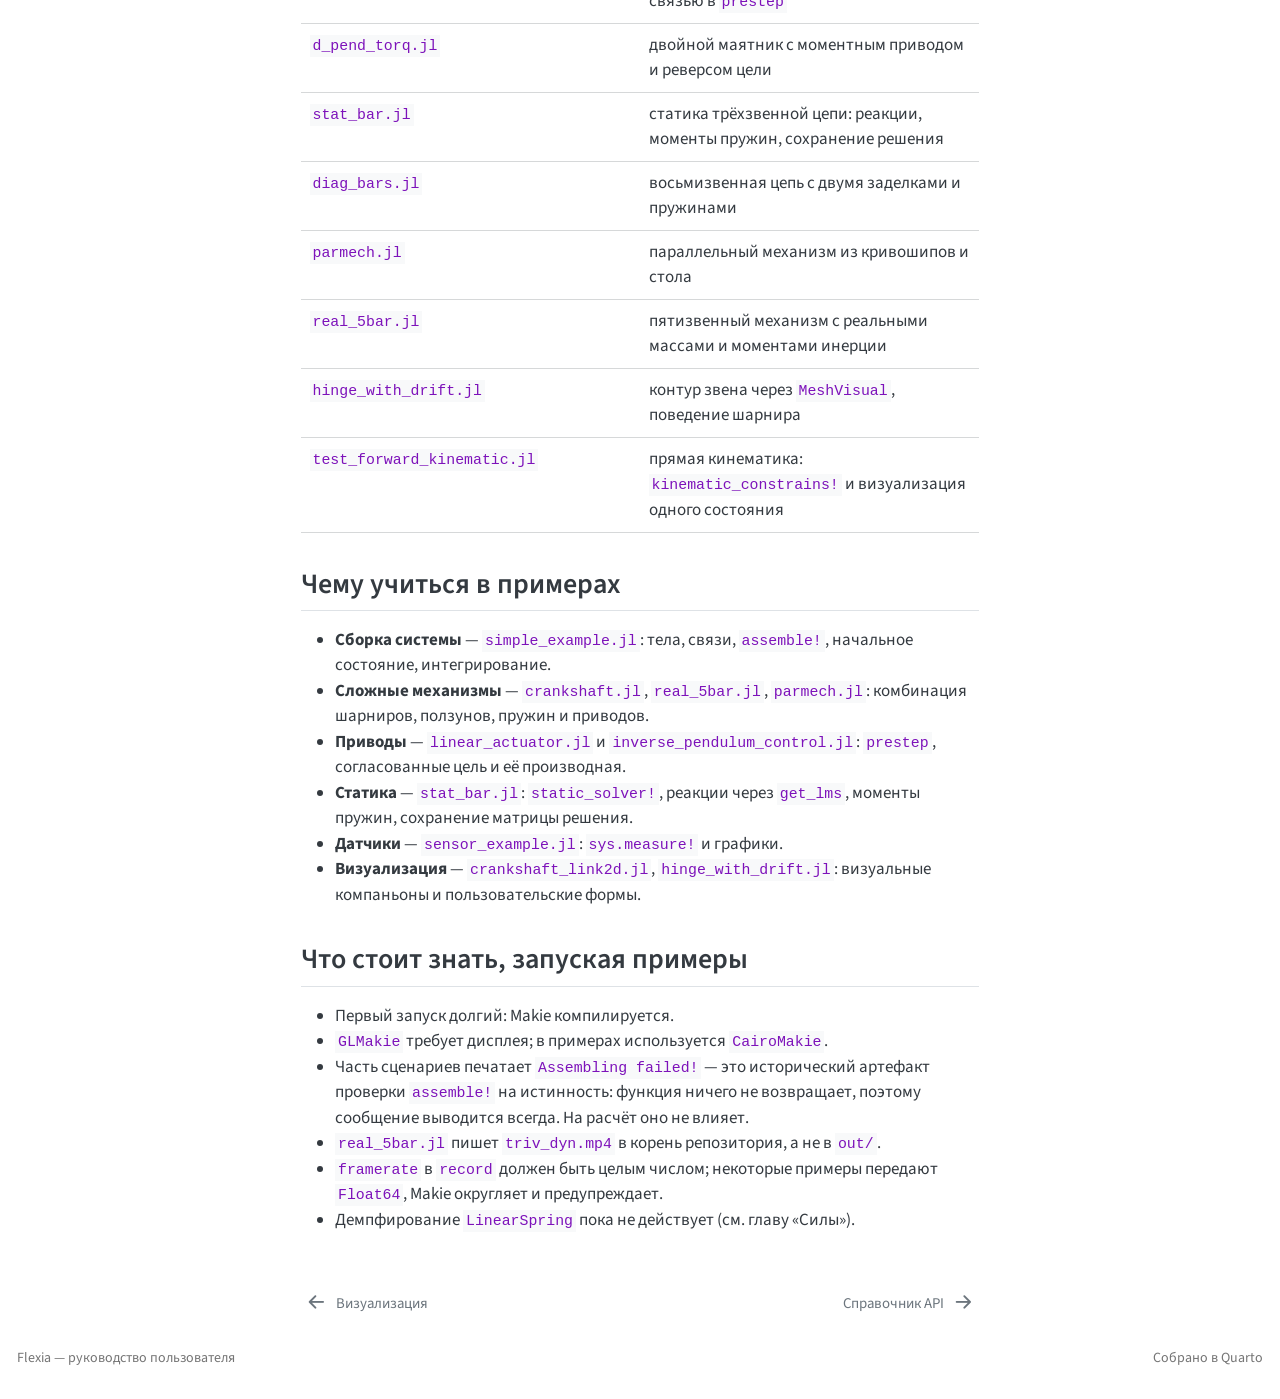
<file: examples.html>
<!DOCTYPE html>
<html xmlns="http://www.w3.org/1999/xhtml" lang="ru" xml:lang="ru"><head>

<meta charset="utf-8">
<meta name="generator" content="quarto-1.7.32">

<meta name="viewport" content="width=device-width, initial-scale=1.0, user-scalable=yes">


<title>Примеры – Flexia: руководство пользователя</title>
<style>
code{white-space: pre-wrap;}
span.smallcaps{font-variant: small-caps;}
div.columns{display: flex; gap: min(4vw, 1.5em);}
div.column{flex: auto; overflow-x: auto;}
div.hanging-indent{margin-left: 1.5em; text-indent: -1.5em;}
ul.task-list{list-style: none;}
ul.task-list li input[type="checkbox"] {
  width: 0.8em;
  margin: 0 0.8em 0.2em -1em; /* quarto-specific, see https://github.com/quarto-dev/quarto-cli/issues/4556 */ 
  vertical-align: middle;
}
/* CSS for syntax highlighting */
html { -webkit-text-size-adjust: 100%; }
pre > code.sourceCode { white-space: pre; position: relative; }
pre > code.sourceCode > span { display: inline-block; line-height: 1.25; }
pre > code.sourceCode > span:empty { height: 1.2em; }
.sourceCode { overflow: visible; }
code.sourceCode > span { color: inherit; text-decoration: inherit; }
div.sourceCode { margin: 1em 0; }
pre.sourceCode { margin: 0; }
@media screen {
div.sourceCode { overflow: auto; }
}
@media print {
pre > code.sourceCode { white-space: pre-wrap; }
pre > code.sourceCode > span { text-indent: -5em; padding-left: 5em; }
}
pre.numberSource code
  { counter-reset: source-line 0; }
pre.numberSource code > span
  { position: relative; left: -4em; counter-increment: source-line; }
pre.numberSource code > span > a:first-child::before
  { content: counter(source-line);
    position: relative; left: -1em; text-align: right; vertical-align: baseline;
    border: none; display: inline-block;
    -webkit-touch-callout: none; -webkit-user-select: none;
    -khtml-user-select: none; -moz-user-select: none;
    -ms-user-select: none; user-select: none;
    padding: 0 4px; width: 4em;
  }
pre.numberSource { margin-left: 3em;  padding-left: 4px; }
div.sourceCode
  {   }
@media screen {
pre > code.sourceCode > span > a:first-child::before { text-decoration: underline; }
}
</style>


<script src="site_libs/quarto-nav/quarto-nav.js"></script>
<script src="site_libs/quarto-nav/headroom.min.js"></script>
<script src="site_libs/clipboard/clipboard.min.js"></script>
<script src="site_libs/quarto-search/autocomplete.umd.js"></script>
<script src="site_libs/quarto-search/fuse.min.js"></script>
<script src="site_libs/quarto-search/quarto-search.js"></script>
<meta name="quarto:offset" content="./">
<link href="./api.html" rel="next">
<link href="./visualization.html" rel="prev">
<script src="site_libs/quarto-html/quarto.js" type="module"></script>
<script src="site_libs/quarto-html/tabsets/tabsets.js" type="module"></script>
<script src="site_libs/quarto-html/popper.min.js"></script>
<script src="site_libs/quarto-html/tippy.umd.min.js"></script>
<script src="site_libs/quarto-html/anchor.min.js"></script>
<link href="site_libs/quarto-html/tippy.css" rel="stylesheet">
<link href="site_libs/quarto-html/quarto-syntax-highlighting-37eea08aefeeee20ff55810ff984fec1.css" rel="stylesheet" id="quarto-text-highlighting-styles">
<script src="site_libs/bootstrap/bootstrap.min.js"></script>
<link href="site_libs/bootstrap/bootstrap-icons.css" rel="stylesheet">
<link href="site_libs/bootstrap/bootstrap-a3732d25a03fccaf0a7ba6a3c2233265.min.css" rel="stylesheet" append-hash="true" id="quarto-bootstrap" data-mode="light">
<script id="quarto-search-options" type="application/json">{
  "location": "sidebar",
  "copy-button": false,
  "collapse-after": 3,
  "panel-placement": "start",
  "type": "textbox",
  "limit": 50,
  "keyboard-shortcut": [
    "f",
    "/",
    "s"
  ],
  "show-item-context": false,
  "language": {
    "search-no-results-text": "Поиск не дал результатов",
    "search-matching-documents-text": "Результаты поиска",
    "search-copy-link-title": "Скопировать ссылку",
    "search-hide-matches-text": "Скрыть дополнительные результаты",
    "search-more-match-text": "дополнительный результат в этом документе",
    "search-more-matches-text": "дополнительных результата(-ов) в этом документе",
    "search-clear-button-title": "Очистить",
    "search-text-placeholder": "",
    "search-detached-cancel-button-title": "Отменить",
    "search-submit-button-title": "Найти",
    "search-label": "Поиск"
  }
}</script>


</head>

<body class="nav-sidebar floating quarto-light">

<div id="quarto-search-results"></div>
  <header id="quarto-header" class="headroom fixed-top">
  <nav class="quarto-secondary-nav">
    <div class="container-fluid d-flex">
      <button type="button" class="quarto-btn-toggle btn" data-bs-toggle="collapse" role="button" data-bs-target=".quarto-sidebar-collapse-item" aria-controls="quarto-sidebar" aria-expanded="false" aria-label="Переключить боковую панель навигации" onclick="if (window.quartoToggleHeadroom) { window.quartoToggleHeadroom(); }">
        <i class="bi bi-layout-text-sidebar-reverse"></i>
      </button>
        <nav class="quarto-page-breadcrumbs" aria-label="breadcrumb"><ol class="breadcrumb"><li class="breadcrumb-item"><a href="./examples.html"><span class="chapter-title">Примеры</span></a></li></ol></nav>
        <a class="flex-grow-1" role="navigation" data-bs-toggle="collapse" data-bs-target=".quarto-sidebar-collapse-item" aria-controls="quarto-sidebar" aria-expanded="false" aria-label="Переключить боковую панель навигации" onclick="if (window.quartoToggleHeadroom) { window.quartoToggleHeadroom(); }">      
        </a>
      <button type="button" class="btn quarto-search-button" aria-label="Поиск" onclick="window.quartoOpenSearch();">
        <i class="bi bi-search"></i>
      </button>
    </div>
  </nav>
</header>
<!-- content -->
<div id="quarto-content" class="quarto-container page-columns page-rows-contents page-layout-article">
<!-- sidebar -->
  <nav id="quarto-sidebar" class="sidebar collapse collapse-horizontal quarto-sidebar-collapse-item sidebar-navigation floating overflow-auto">
    <div class="pt-lg-2 mt-2 text-left sidebar-header">
    <div class="sidebar-title mb-0 py-0">
      <a href="./">Flexia: руководство пользователя</a> 
        <div class="sidebar-tools-main">
    <div class="dropdown">
      <a href="" title="Download" id="quarto-navigation-tool-dropdown-0" class="quarto-navigation-tool dropdown-toggle px-1" data-bs-toggle="dropdown" aria-expanded="false" role="link" aria-label="Download"><i class="bi bi-download"></i></a>
      <ul class="dropdown-menu" aria-labelledby="quarto-navigation-tool-dropdown-0">
          <li>
            <a class="dropdown-item sidebar-tools-main-item" href="./Flexia-manual.pdf">
              <i class="bi bi-file-pdf pe-1"></i>
            Download PDF
            </a>
          </li>
          <li>
            <a class="dropdown-item sidebar-tools-main-item" href="./Flexia-manual.docx">
              <i class="bi bi-file-word pe-1"></i>
            Download Docx
            </a>
          </li>
      </ul>
    </div>
</div>
    </div>
      </div>
        <div class="mt-2 flex-shrink-0 align-items-center">
        <div class="sidebar-search">
        <div id="quarto-search" class="" title="Поиск"></div>
        </div>
        </div>
    <div class="sidebar-menu-container"> 
    <ul class="list-unstyled mt-1">
        <li class="sidebar-item">
  <div class="sidebar-item-container"> 
  <a href="./index.html" class="sidebar-item-text sidebar-link">
 <span class="menu-text">Введение</span></a>
  </div>
</li>
        <li class="sidebar-item">
  <div class="sidebar-item-container"> 
  <a href="./installation.html" class="sidebar-item-text sidebar-link"><span class="chapter-title">Установка и первый запуск</span></a>
  </div>
</li>
        <li class="sidebar-item">
  <div class="sidebar-item-container"> 
  <a href="./model.html" class="sidebar-item-text sidebar-link"><span class="chapter-title">Как устроена модель</span></a>
  </div>
</li>
        <li class="sidebar-item">
  <div class="sidebar-item-container"> 
  <a href="./bodies.html" class="sidebar-item-text sidebar-link"><span class="chapter-title">Тела</span></a>
  </div>
</li>
        <li class="sidebar-item">
  <div class="sidebar-item-container"> 
  <a href="./joints.html" class="sidebar-item-text sidebar-link"><span class="chapter-title">Соединения</span></a>
  </div>
</li>
        <li class="sidebar-item">
  <div class="sidebar-item-container"> 
  <a href="./forces.html" class="sidebar-item-text sidebar-link"><span class="chapter-title">Силы</span></a>
  </div>
</li>
        <li class="sidebar-item">
  <div class="sidebar-item-container"> 
  <a href="./actuators.html" class="sidebar-item-text sidebar-link"><span class="chapter-title">Приводы</span></a>
  </div>
</li>
        <li class="sidebar-item">
  <div class="sidebar-item-container"> 
  <a href="./sensors.html" class="sidebar-item-text sidebar-link"><span class="chapter-title">Датчики</span></a>
  </div>
</li>
        <li class="sidebar-item">
  <div class="sidebar-item-container"> 
  <a href="./solving.html" class="sidebar-item-text sidebar-link"><span class="chapter-title">Расчёт</span></a>
  </div>
</li>
        <li class="sidebar-item">
  <div class="sidebar-item-container"> 
  <a href="./visualization.html" class="sidebar-item-text sidebar-link"><span class="chapter-title">Визуализация</span></a>
  </div>
</li>
        <li class="sidebar-item">
  <div class="sidebar-item-container"> 
  <a href="./examples.html" class="sidebar-item-text sidebar-link active"><span class="chapter-title">Примеры</span></a>
  </div>
</li>
        <li class="sidebar-item">
  <div class="sidebar-item-container"> 
  <a href="./api.html" class="sidebar-item-text sidebar-link"><span class="chapter-title">Справочник API</span></a>
  </div>
</li>
        <li class="sidebar-item sidebar-item-section">
      <div class="sidebar-item-container"> 
            <a class="sidebar-item-text sidebar-link text-start" data-bs-toggle="collapse" data-bs-target="#quarto-sidebar-section-1" role="navigation" aria-expanded="true">
 <span class="menu-text">Приложения</span></a>
          <a class="sidebar-item-toggle text-start" data-bs-toggle="collapse" data-bs-target="#quarto-sidebar-section-1" role="navigation" aria-expanded="true" aria-label="Переключить раздел">
            <i class="bi bi-chevron-right ms-2"></i>
          </a> 
      </div>
      <ul id="quarto-sidebar-section-1" class="collapse list-unstyled sidebar-section depth1 show">  
          <li class="sidebar-item">
  <div class="sidebar-item-container"> 
  <a href="./troubleshooting.html" class="sidebar-item-text sidebar-link"><span class="chapter-title">Ограничения и частые проблемы</span></a>
  </div>
</li>
          <li class="sidebar-item">
  <div class="sidebar-item-container"> 
  <a href="./publishing.html" class="sidebar-item-text sidebar-link"><span class="chapter-title">Сборка и публикация документации</span></a>
  </div>
</li>
      </ul>
  </li>
    </ul>
    </div>
</nav>
<div id="quarto-sidebar-glass" class="quarto-sidebar-collapse-item" data-bs-toggle="collapse" data-bs-target=".quarto-sidebar-collapse-item"></div>
<!-- margin-sidebar -->
    <div id="quarto-margin-sidebar" class="sidebar margin-sidebar">
        <nav id="TOC" role="doc-toc" class="toc-active">
    <h2 id="toc-title">Содержание</h2>
   
  <ul>
  <li><a href="#каталог-сценариев" id="toc-каталог-сценариев" class="nav-link active" data-scroll-target="#каталог-сценариев">Каталог сценариев</a></li>
  <li><a href="#чему-учиться-в-примерах" id="toc-чему-учиться-в-примерах" class="nav-link" data-scroll-target="#чему-учиться-в-примерах">Чему учиться в примерах</a></li>
  <li><a href="#что-стоит-знать-запуская-примеры" id="toc-что-стоит-знать-запуская-примеры" class="nav-link" data-scroll-target="#что-стоит-знать-запуская-примеры">Что стоит знать, запуская примеры</a></li>
  </ul>
</nav>
    </div>
<!-- main -->
<main class="content" id="quarto-document-content">

<header id="title-block-header" class="quarto-title-block default">
<div class="quarto-title">
<h1 class="title"><span class="chapter-title">Примеры</span></h1>
</div>



<div class="quarto-title-meta">

    
  
    
  </div>
  


</header>


<p>В каталоге <code>examples/</code> лежат готовые сценарии. Они же — лучшие шаблоны для своих задач: скопируйте ближайший по смыслу файл и поменяйте параметры.</p>
<p>Запуск из корня клона:</p>
<div class="sourceCode" id="cb1"><pre class="sourceCode powershell code-with-copy"><code class="sourceCode powershell"><span id="cb1-1"><a href="#cb1-1" aria-hidden="true" tabindex="-1"></a>julia <span class="op">--</span>project<span class="op">=</span>examples <span class="op">-</span>e <span class="st">'using Pkg; Pkg.instantiate()'</span></span>
<span id="cb1-2"><a href="#cb1-2" aria-hidden="true" tabindex="-1"></a>julia <span class="op">--</span>project<span class="op">=</span>examples examples<span class="op">/</span>simple_example<span class="op">.</span><span class="fu">jl</span></span>
<span id="cb1-3"><a href="#cb1-3" aria-hidden="true" tabindex="-1"></a>julia <span class="op">--</span>project<span class="op">=</span>examples examples<span class="op">/</span>crankshaft<span class="op">.</span><span class="fu">jl</span></span></code><button title="Скопировать текст" class="code-copy-button"><i class="bi"></i></button></pre></div>
<p>Каждый сценарий активирует окружение <code>examples/</code> самостоятельно, но пути результатов (<code>out/...</code>) считаются от текущего каталога, поэтому запускайте из корня клона. Видео попадают в <code>out/</code>; этот каталог игнорируется гитом.</p>
<div id="fig-crank-slider" class="quarto-float quarto-figure quarto-figure-center anchored">
<figure class="quarto-float quarto-float-fig figure">
<div aria-describedby="fig-crank-slider-caption-0ceaefa1-69ba-4598-a22c-09a6ac19f8ca">
<img src="figures/crank-slider.png" class="img-fluid figure-img" style="width:75.0%">
</div>
<figcaption class="quarto-float-caption-bottom quarto-float-caption quarto-float-fig" id="fig-crank-slider-caption-0ceaefa1-69ba-4598-a22c-09a6ac19f8ca">
Рисунок&nbsp;10.1: Кривошипно-ползунный механизм в одной конфигурации: звенья, шарниры, ползун и его направляющая.
</figcaption>
</figure>
</div>
<section id="каталог-сценариев" class="level2">
<h2 class="anchored" data-anchor-id="каталог-сценариев">Каталог сценариев</h2>
<table class="caption-top table">
<colgroup>
<col style="width: 50%">
<col style="width: 50%">
</colgroup>
<thead>
<tr class="header">
<th>Файл</th>
<th>Что показывает</th>
</tr>
</thead>
<tbody>
<tr class="odd">
<td><code>simple_example.jl</code></td>
<td>минимальный маятник: заделка, шарнир, гравитация, запись видео</td>
</tr>
<tr class="even">
<td><code>pendulum.jl</code></td>
<td>шестизвенный механизм с двумя заделками и тремя крутильными пружинами</td>
</tr>
<tr class="odd">
<td><code>crankshaft.jl</code></td>
<td>кривошипно-ползунный механизм: шарниры, ползун, мотор, линейная пружина</td>
</tr>
<tr class="even">
<td><code>crankshaft_link2d.jl</code></td>
<td>тот же механизм, но звенья нарисованы <code>Link2DVisual</code></td>
</tr>
<tr class="odd">
<td><code>inclined_surface.jl</code></td>
<td>ползун на наклонной направляющей под действием гравитации</td>
</tr>
<tr class="even">
<td><code>slinear_spring_example.jl</code></td>
<td>масса на линейной пружине вдоль горизонтальной направляющей</td>
</tr>
<tr class="odd">
<td><code>sensor_example.jl</code></td>
<td>все четыре типа датчиков и графики измерений</td>
</tr>
<tr class="even">
<td><code>linear_actuator.jl</code></td>
<td>позиционный линейный привод; сверка <code>λ</code> с аналитикой</td>
</tr>
<tr class="odd">
<td><code>inverse_pendulum_control.jl</code></td>
<td>обратный маятник на ползуне с обратной связью в <code>prestep</code></td>
</tr>
<tr class="even">
<td><code>d_pend_torq.jl</code></td>
<td>двойной маятник с моментным приводом и реверсом цели</td>
</tr>
<tr class="odd">
<td><code>stat_bar.jl</code></td>
<td>статика трёхзвенной цепи: реакции, моменты пружин, сохранение решения</td>
</tr>
<tr class="even">
<td><code>diag_bars.jl</code></td>
<td>восьмизвенная цепь с двумя заделками и пружинами</td>
</tr>
<tr class="odd">
<td><code>parmech.jl</code></td>
<td>параллельный механизм из кривошипов и стола</td>
</tr>
<tr class="even">
<td><code>real_5bar.jl</code></td>
<td>пятизвенный механизм с реальными массами и моментами инерции</td>
</tr>
<tr class="odd">
<td><code>hinge_with_drift.jl</code></td>
<td>контур звена через <code>MeshVisual</code>, поведение шарнира</td>
</tr>
<tr class="even">
<td><code>test_forward_kinematic.jl</code></td>
<td>прямая кинематика: <code>kinematic_constrains!</code> и визуализация одного состояния</td>
</tr>
</tbody>
</table>
</section>
<section id="чему-учиться-в-примерах" class="level2">
<h2 class="anchored" data-anchor-id="чему-учиться-в-примерах">Чему учиться в примерах</h2>
<ul>
<li><strong>Сборка системы</strong> — <code>simple_example.jl</code>: тела, связи, <code>assemble!</code>, начальное состояние, интегрирование.</li>
<li><strong>Сложные механизмы</strong> — <code>crankshaft.jl</code>, <code>real_5bar.jl</code>, <code>parmech.jl</code>: комбинация шарниров, ползунов, пружин и приводов.</li>
<li><strong>Приводы</strong> — <code>linear_actuator.jl</code> и <code>inverse_pendulum_control.jl</code>: <code>prestep</code>, согласованные цель и её производная.</li>
<li><strong>Статика</strong> — <code>stat_bar.jl</code>: <code>static_solver!</code>, реакции через <code>get_lms</code>, моменты пружин, сохранение матрицы решения.</li>
<li><strong>Датчики</strong> — <code>sensor_example.jl</code>: <code>sys.measure!</code> и графики.</li>
<li><strong>Визуализация</strong> — <code>crankshaft_link2d.jl</code>, <code>hinge_with_drift.jl</code>: визуальные компаньоны и пользовательские формы.</li>
</ul>
</section>
<section id="что-стоит-знать-запуская-примеры" class="level2">
<h2 class="anchored" data-anchor-id="что-стоит-знать-запуская-примеры">Что стоит знать, запуская примеры</h2>
<ul>
<li>Первый запуск долгий: Makie компилируется.</li>
<li><code>GLMakie</code> требует дисплея; в примерах используется <code>CairoMakie</code>.</li>
<li>Часть сценариев печатает <code>Assembling failed!</code> — это исторический артефакт проверки <code>assemble!</code> на истинность: функция ничего не возвращает, поэтому сообщение выводится всегда. На расчёт оно не влияет.</li>
<li><code>real_5bar.jl</code> пишет <code>triv_dyn.mp4</code> в корень репозитория, а не в <code>out/</code>.</li>
<li><code>framerate</code> в <code>record</code> должен быть целым числом; некоторые примеры передают <code>Float64</code>, Makie округляет и предупреждает.</li>
<li>Демпфирование <code>LinearSpring</code> пока не действует (см. главу «Силы»).</li>
</ul>


</section>

</main> <!-- /main -->
<script id="quarto-html-after-body" type="application/javascript">
  window.document.addEventListener("DOMContentLoaded", function (event) {
    const icon = "";
    const anchorJS = new window.AnchorJS();
    anchorJS.options = {
      placement: 'right',
      icon: icon
    };
    anchorJS.add('.anchored');
    const isCodeAnnotation = (el) => {
      for (const clz of el.classList) {
        if (clz.startsWith('code-annotation-')) {                     
          return true;
        }
      }
      return false;
    }
    const onCopySuccess = function(e) {
      // button target
      const button = e.trigger;
      // don't keep focus
      button.blur();
      // flash "checked"
      button.classList.add('code-copy-button-checked');
      var currentTitle = button.getAttribute("title");
      button.setAttribute("title", "Скопировано");
      let tooltip;
      if (window.bootstrap) {
        button.setAttribute("data-bs-toggle", "tooltip");
        button.setAttribute("data-bs-placement", "left");
        button.setAttribute("data-bs-title", "Скопировано");
        tooltip = new bootstrap.Tooltip(button, 
          { trigger: "manual", 
            customClass: "code-copy-button-tooltip",
            offset: [0, -8]});
        tooltip.show();    
      }
      setTimeout(function() {
        if (tooltip) {
          tooltip.hide();
          button.removeAttribute("data-bs-title");
          button.removeAttribute("data-bs-toggle");
          button.removeAttribute("data-bs-placement");
        }
        button.setAttribute("title", currentTitle);
        button.classList.remove('code-copy-button-checked');
      }, 1000);
      // clear code selection
      e.clearSelection();
    }
    const getTextToCopy = function(trigger) {
        const codeEl = trigger.previousElementSibling.cloneNode(true);
        for (const childEl of codeEl.children) {
          if (isCodeAnnotation(childEl)) {
            childEl.remove();
          }
        }
        return codeEl.innerText;
    }
    const clipboard = new window.ClipboardJS('.code-copy-button:not([data-in-quarto-modal])', {
      text: getTextToCopy
    });
    clipboard.on('success', onCopySuccess);
    if (window.document.getElementById('quarto-embedded-source-code-modal')) {
      const clipboardModal = new window.ClipboardJS('.code-copy-button[data-in-quarto-modal]', {
        text: getTextToCopy,
        container: window.document.getElementById('quarto-embedded-source-code-modal')
      });
      clipboardModal.on('success', onCopySuccess);
    }
      var localhostRegex = new RegExp(/^(?:http|https):\/\/localhost\:?[0-9]*\//);
      var mailtoRegex = new RegExp(/^mailto:/);
        var filterRegex = new RegExp('/' + window.location.host + '/');
      var isInternal = (href) => {
          return filterRegex.test(href) || localhostRegex.test(href) || mailtoRegex.test(href);
      }
      // Inspect non-navigation links and adorn them if external
     var links = window.document.querySelectorAll('a[href]:not(.nav-link):not(.navbar-brand):not(.toc-action):not(.sidebar-link):not(.sidebar-item-toggle):not(.pagination-link):not(.no-external):not([aria-hidden]):not(.dropdown-item):not(.quarto-navigation-tool):not(.about-link)');
      for (var i=0; i<links.length; i++) {
        const link = links[i];
        if (!isInternal(link.href)) {
          // undo the damage that might have been done by quarto-nav.js in the case of
          // links that we want to consider external
          if (link.dataset.originalHref !== undefined) {
            link.href = link.dataset.originalHref;
          }
            // target, if specified
            link.setAttribute("target", "_blank");
            if (link.getAttribute("rel") === null) {
              link.setAttribute("rel", "noopener");
            }
        }
      }
    function tippyHover(el, contentFn, onTriggerFn, onUntriggerFn) {
      const config = {
        allowHTML: true,
        maxWidth: 500,
        delay: 100,
        arrow: false,
        appendTo: function(el) {
            return el.parentElement;
        },
        interactive: true,
        interactiveBorder: 10,
        theme: 'quarto',
        placement: 'bottom-start',
      };
      if (contentFn) {
        config.content = contentFn;
      }
      if (onTriggerFn) {
        config.onTrigger = onTriggerFn;
      }
      if (onUntriggerFn) {
        config.onUntrigger = onUntriggerFn;
      }
      window.tippy(el, config); 
    }
    const noterefs = window.document.querySelectorAll('a[role="doc-noteref"]');
    for (var i=0; i<noterefs.length; i++) {
      const ref = noterefs[i];
      tippyHover(ref, function() {
        // use id or data attribute instead here
        let href = ref.getAttribute('data-footnote-href') || ref.getAttribute('href');
        try { href = new URL(href).hash; } catch {}
        const id = href.replace(/^#\/?/, "");
        const note = window.document.getElementById(id);
        if (note) {
          return note.innerHTML;
        } else {
          return "";
        }
      });
    }
    const xrefs = window.document.querySelectorAll('a.quarto-xref');
    const processXRef = (id, note) => {
      // Strip column container classes
      const stripColumnClz = (el) => {
        el.classList.remove("page-full", "page-columns");
        if (el.children) {
          for (const child of el.children) {
            stripColumnClz(child);
          }
        }
      }
      stripColumnClz(note)
      if (id === null || id.startsWith('sec-')) {
        // Special case sections, only their first couple elements
        const container = document.createElement("div");
        if (note.children && note.children.length > 2) {
          container.appendChild(note.children[0].cloneNode(true));
          for (let i = 1; i < note.children.length; i++) {
            const child = note.children[i];
            if (child.tagName === "P" && child.innerText === "") {
              continue;
            } else {
              container.appendChild(child.cloneNode(true));
              break;
            }
          }
          if (window.Quarto?.typesetMath) {
            window.Quarto.typesetMath(container);
          }
          return container.innerHTML
        } else {
          if (window.Quarto?.typesetMath) {
            window.Quarto.typesetMath(note);
          }
          return note.innerHTML;
        }
      } else {
        // Remove any anchor links if they are present
        const anchorLink = note.querySelector('a.anchorjs-link');
        if (anchorLink) {
          anchorLink.remove();
        }
        if (window.Quarto?.typesetMath) {
          window.Quarto.typesetMath(note);
        }
        if (note.classList.contains("callout")) {
          return note.outerHTML;
        } else {
          return note.innerHTML;
        }
      }
    }
    for (var i=0; i<xrefs.length; i++) {
      const xref = xrefs[i];
      tippyHover(xref, undefined, function(instance) {
        instance.disable();
        let url = xref.getAttribute('href');
        let hash = undefined; 
        if (url.startsWith('#')) {
          hash = url;
        } else {
          try { hash = new URL(url).hash; } catch {}
        }
        if (hash) {
          const id = hash.replace(/^#\/?/, "");
          const note = window.document.getElementById(id);
          if (note !== null) {
            try {
              const html = processXRef(id, note.cloneNode(true));
              instance.setContent(html);
            } finally {
              instance.enable();
              instance.show();
            }
          } else {
            // See if we can fetch this
            fetch(url.split('#')[0])
            .then(res => res.text())
            .then(html => {
              const parser = new DOMParser();
              const htmlDoc = parser.parseFromString(html, "text/html");
              const note = htmlDoc.getElementById(id);
              if (note !== null) {
                const html = processXRef(id, note);
                instance.setContent(html);
              } 
            }).finally(() => {
              instance.enable();
              instance.show();
            });
          }
        } else {
          // See if we can fetch a full url (with no hash to target)
          // This is a special case and we should probably do some content thinning / targeting
          fetch(url)
          .then(res => res.text())
          .then(html => {
            const parser = new DOMParser();
            const htmlDoc = parser.parseFromString(html, "text/html");
            const note = htmlDoc.querySelector('main.content');
            if (note !== null) {
              // This should only happen for chapter cross references
              // (since there is no id in the URL)
              // remove the first header
              if (note.children.length > 0 && note.children[0].tagName === "HEADER") {
                note.children[0].remove();
              }
              const html = processXRef(null, note);
              instance.setContent(html);
            } 
          }).finally(() => {
            instance.enable();
            instance.show();
          });
        }
      }, function(instance) {
      });
    }
        let selectedAnnoteEl;
        const selectorForAnnotation = ( cell, annotation) => {
          let cellAttr = 'data-code-cell="' + cell + '"';
          let lineAttr = 'data-code-annotation="' +  annotation + '"';
          const selector = 'span[' + cellAttr + '][' + lineAttr + ']';
          return selector;
        }
        const selectCodeLines = (annoteEl) => {
          const doc = window.document;
          const targetCell = annoteEl.getAttribute("data-target-cell");
          const targetAnnotation = annoteEl.getAttribute("data-target-annotation");
          const annoteSpan = window.document.querySelector(selectorForAnnotation(targetCell, targetAnnotation));
          const lines = annoteSpan.getAttribute("data-code-lines").split(",");
          const lineIds = lines.map((line) => {
            return targetCell + "-" + line;
          })
          let top = null;
          let height = null;
          let parent = null;
          if (lineIds.length > 0) {
              //compute the position of the single el (top and bottom and make a div)
              const el = window.document.getElementById(lineIds[0]);
              top = el.offsetTop;
              height = el.offsetHeight;
              parent = el.parentElement.parentElement;
            if (lineIds.length > 1) {
              const lastEl = window.document.getElementById(lineIds[lineIds.length - 1]);
              const bottom = lastEl.offsetTop + lastEl.offsetHeight;
              height = bottom - top;
            }
            if (top !== null && height !== null && parent !== null) {
              // cook up a div (if necessary) and position it 
              let div = window.document.getElementById("code-annotation-line-highlight");
              if (div === null) {
                div = window.document.createElement("div");
                div.setAttribute("id", "code-annotation-line-highlight");
                div.style.position = 'absolute';
                parent.appendChild(div);
              }
              div.style.top = top - 2 + "px";
              div.style.height = height + 4 + "px";
              div.style.left = 0;
              let gutterDiv = window.document.getElementById("code-annotation-line-highlight-gutter");
              if (gutterDiv === null) {
                gutterDiv = window.document.createElement("div");
                gutterDiv.setAttribute("id", "code-annotation-line-highlight-gutter");
                gutterDiv.style.position = 'absolute';
                const codeCell = window.document.getElementById(targetCell);
                const gutter = codeCell.querySelector('.code-annotation-gutter');
                gutter.appendChild(gutterDiv);
              }
              gutterDiv.style.top = top - 2 + "px";
              gutterDiv.style.height = height + 4 + "px";
            }
            selectedAnnoteEl = annoteEl;
          }
        };
        const unselectCodeLines = () => {
          const elementsIds = ["code-annotation-line-highlight", "code-annotation-line-highlight-gutter"];
          elementsIds.forEach((elId) => {
            const div = window.document.getElementById(elId);
            if (div) {
              div.remove();
            }
          });
          selectedAnnoteEl = undefined;
        };
          // Handle positioning of the toggle
      window.addEventListener(
        "resize",
        throttle(() => {
          elRect = undefined;
          if (selectedAnnoteEl) {
            selectCodeLines(selectedAnnoteEl);
          }
        }, 10)
      );
      function throttle(fn, ms) {
      let throttle = false;
      let timer;
        return (...args) => {
          if(!throttle) { // first call gets through
              fn.apply(this, args);
              throttle = true;
          } else { // all the others get throttled
              if(timer) clearTimeout(timer); // cancel #2
              timer = setTimeout(() => {
                fn.apply(this, args);
                timer = throttle = false;
              }, ms);
          }
        };
      }
        // Attach click handler to the DT
        const annoteDls = window.document.querySelectorAll('dt[data-target-cell]');
        for (const annoteDlNode of annoteDls) {
          annoteDlNode.addEventListener('click', (event) => {
            const clickedEl = event.target;
            if (clickedEl !== selectedAnnoteEl) {
              unselectCodeLines();
              const activeEl = window.document.querySelector('dt[data-target-cell].code-annotation-active');
              if (activeEl) {
                activeEl.classList.remove('code-annotation-active');
              }
              selectCodeLines(clickedEl);
              clickedEl.classList.add('code-annotation-active');
            } else {
              // Unselect the line
              unselectCodeLines();
              clickedEl.classList.remove('code-annotation-active');
            }
          });
        }
    const findCites = (el) => {
      const parentEl = el.parentElement;
      if (parentEl) {
        const cites = parentEl.dataset.cites;
        if (cites) {
          return {
            el,
            cites: cites.split(' ')
          };
        } else {
          return findCites(el.parentElement)
        }
      } else {
        return undefined;
      }
    };
    var bibliorefs = window.document.querySelectorAll('a[role="doc-biblioref"]');
    for (var i=0; i<bibliorefs.length; i++) {
      const ref = bibliorefs[i];
      const citeInfo = findCites(ref);
      if (citeInfo) {
        tippyHover(citeInfo.el, function() {
          var popup = window.document.createElement('div');
          citeInfo.cites.forEach(function(cite) {
            var citeDiv = window.document.createElement('div');
            citeDiv.classList.add('hanging-indent');
            citeDiv.classList.add('csl-entry');
            var biblioDiv = window.document.getElementById('ref-' + cite);
            if (biblioDiv) {
              citeDiv.innerHTML = biblioDiv.innerHTML;
            }
            popup.appendChild(citeDiv);
          });
          return popup.innerHTML;
        });
      }
    }
  });
  </script>
<nav class="page-navigation">
  <div class="nav-page nav-page-previous">
      <a href="./visualization.html" class="pagination-link" aria-label="Визуализация">
        <i class="bi bi-arrow-left-short"></i> <span class="nav-page-text"><span class="chapter-title">Визуализация</span></span>
      </a>          
  </div>
  <div class="nav-page nav-page-next">
      <a href="./api.html" class="pagination-link" aria-label="Справочник API">
        <span class="nav-page-text"><span class="chapter-title">Справочник API</span></span> <i class="bi bi-arrow-right-short"></i>
      </a>
  </div>
</nav>
</div> <!-- /content -->
<footer class="footer">
  <div class="nav-footer">
    <div class="nav-footer-left">
<p>Flexia — руководство пользователя</p>
</div>   
    <div class="nav-footer-center">
      &nbsp;
    </div>
    <div class="nav-footer-right">
<p>Собрано в Quarto</p>
</div>
  </div>
</footer>




</body></html>
</file>
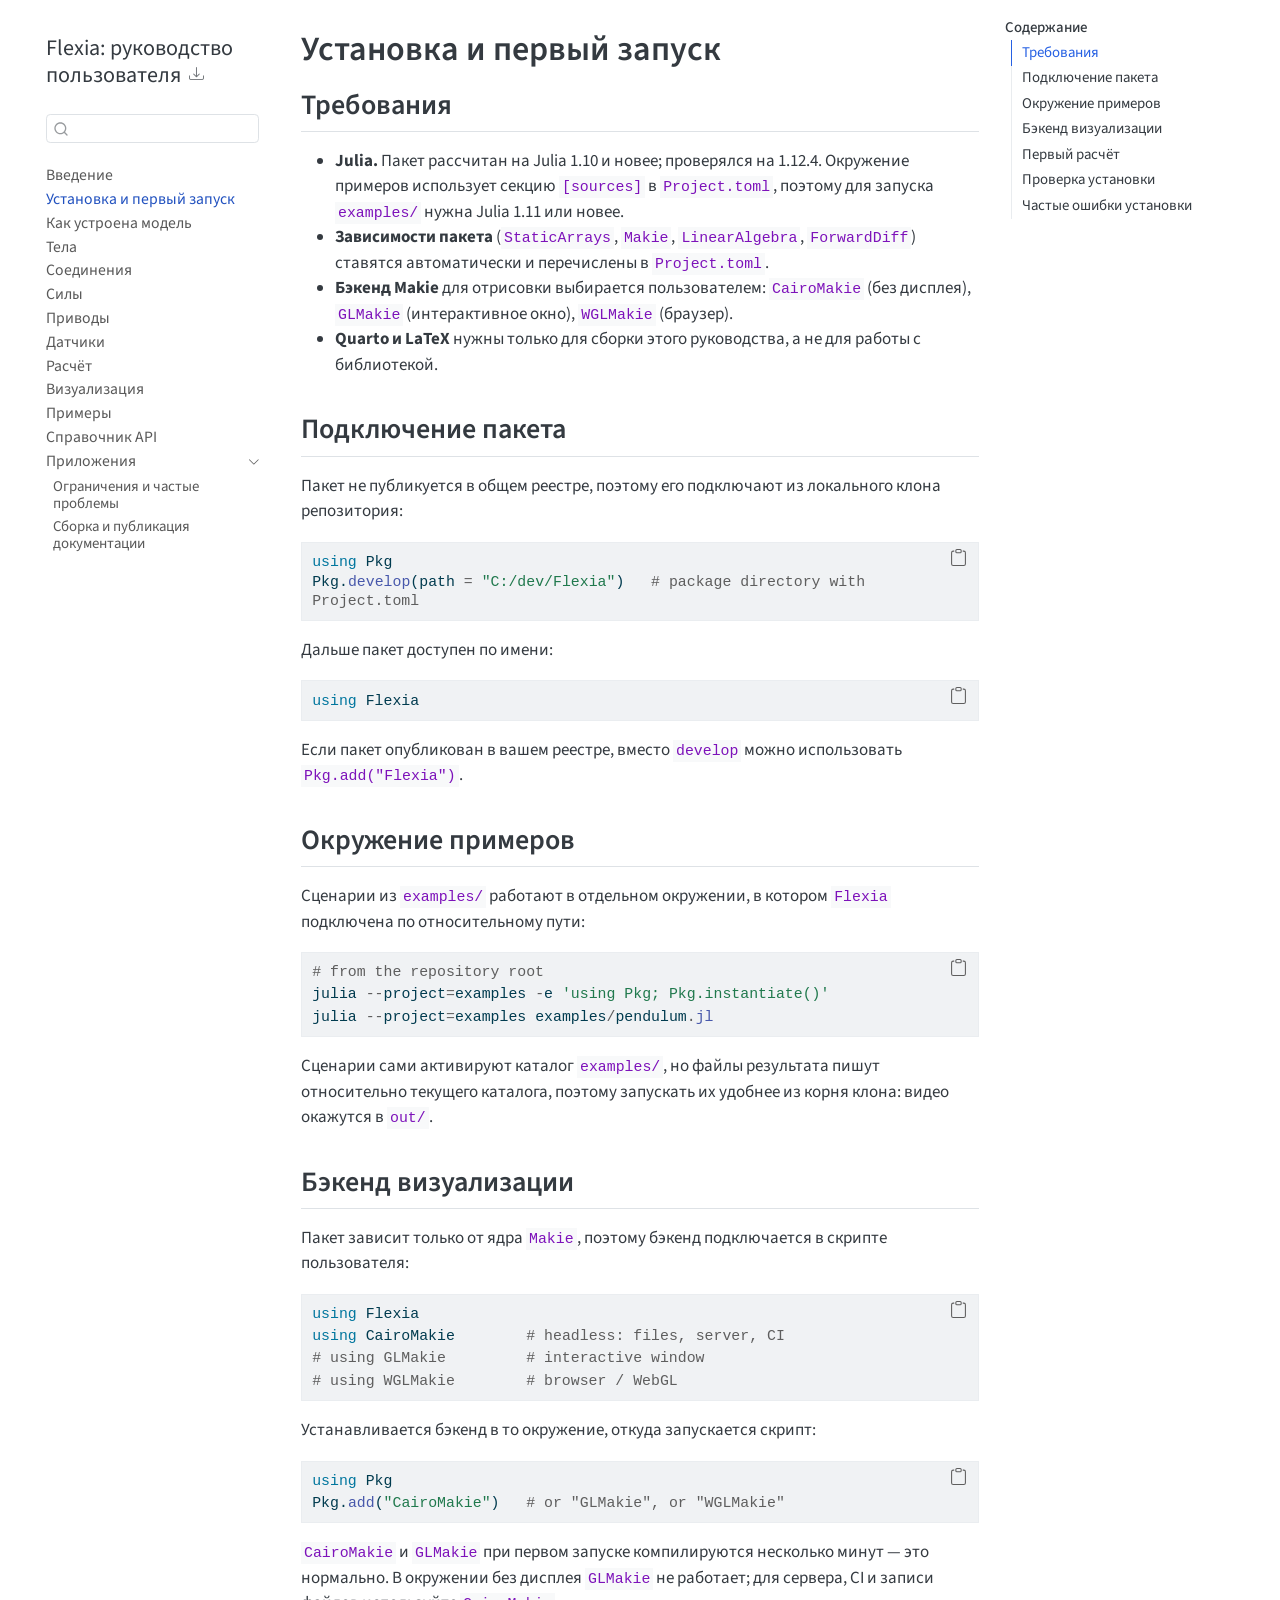
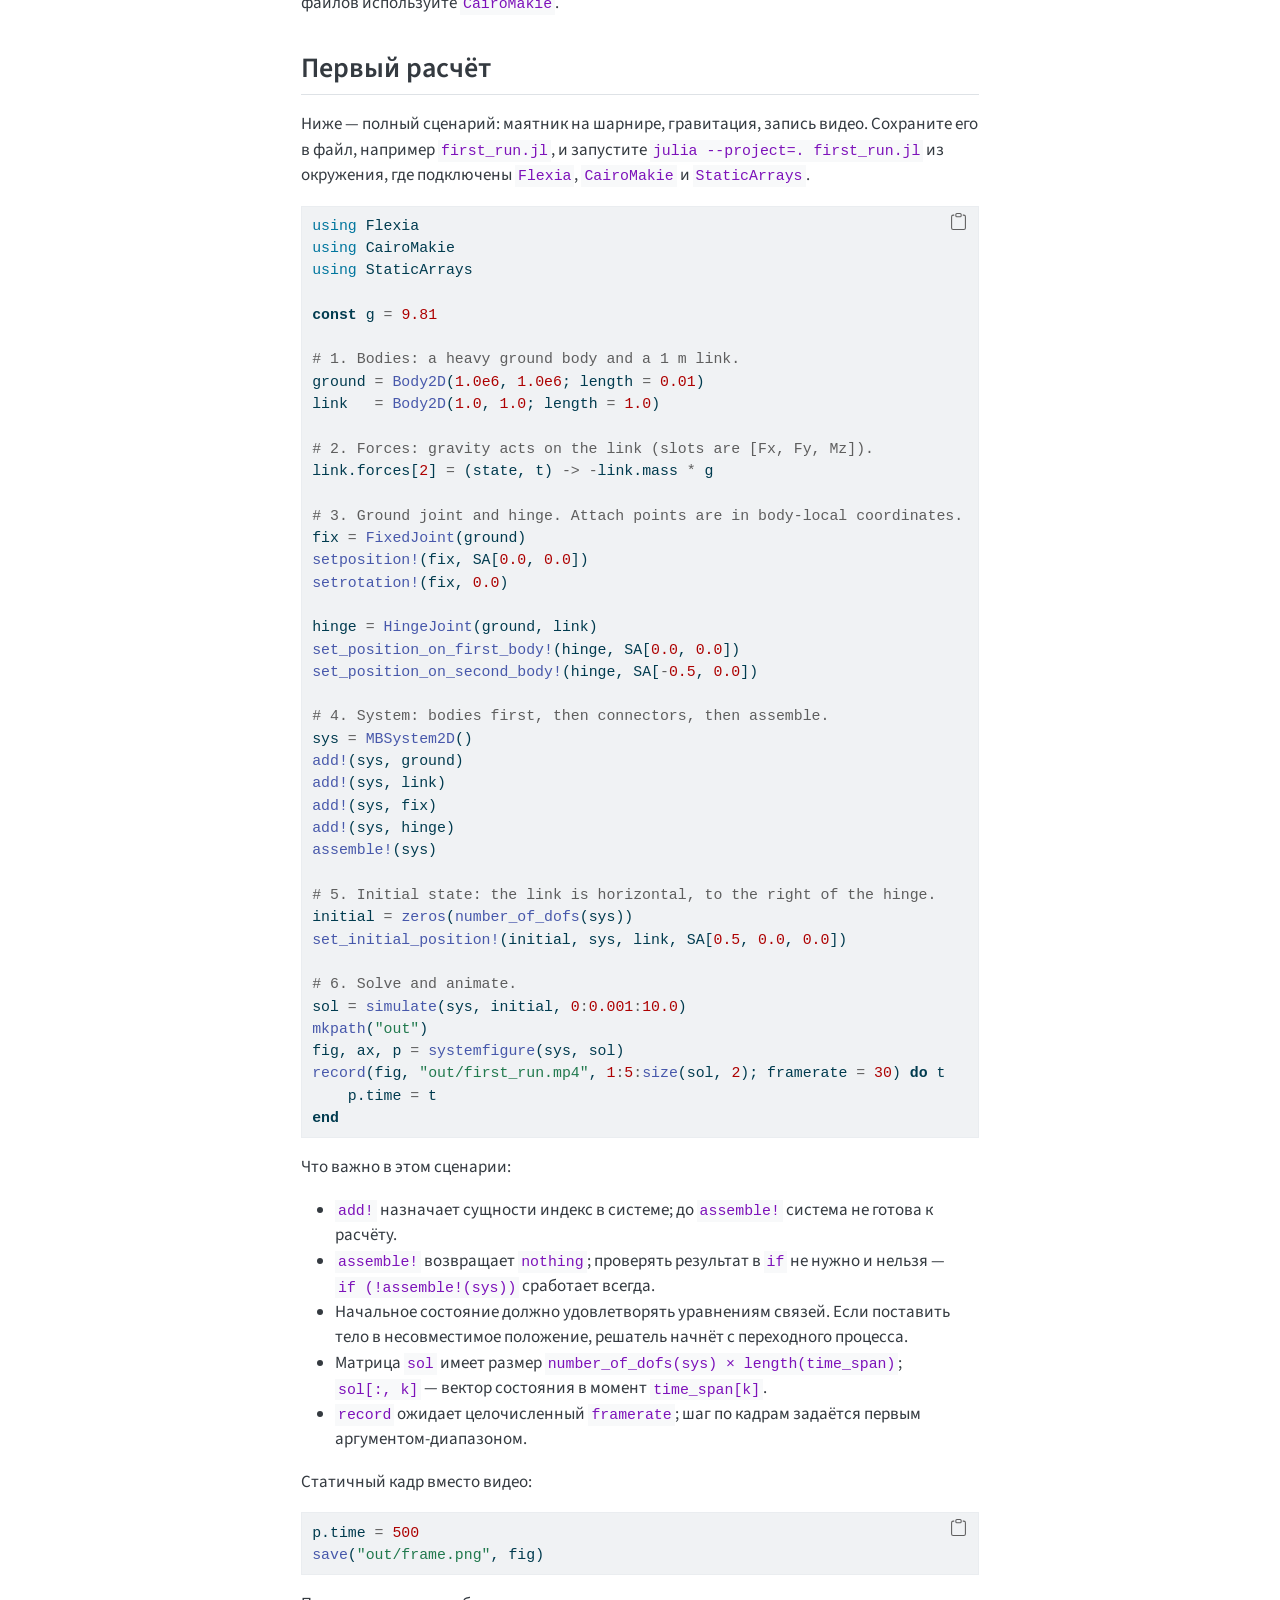
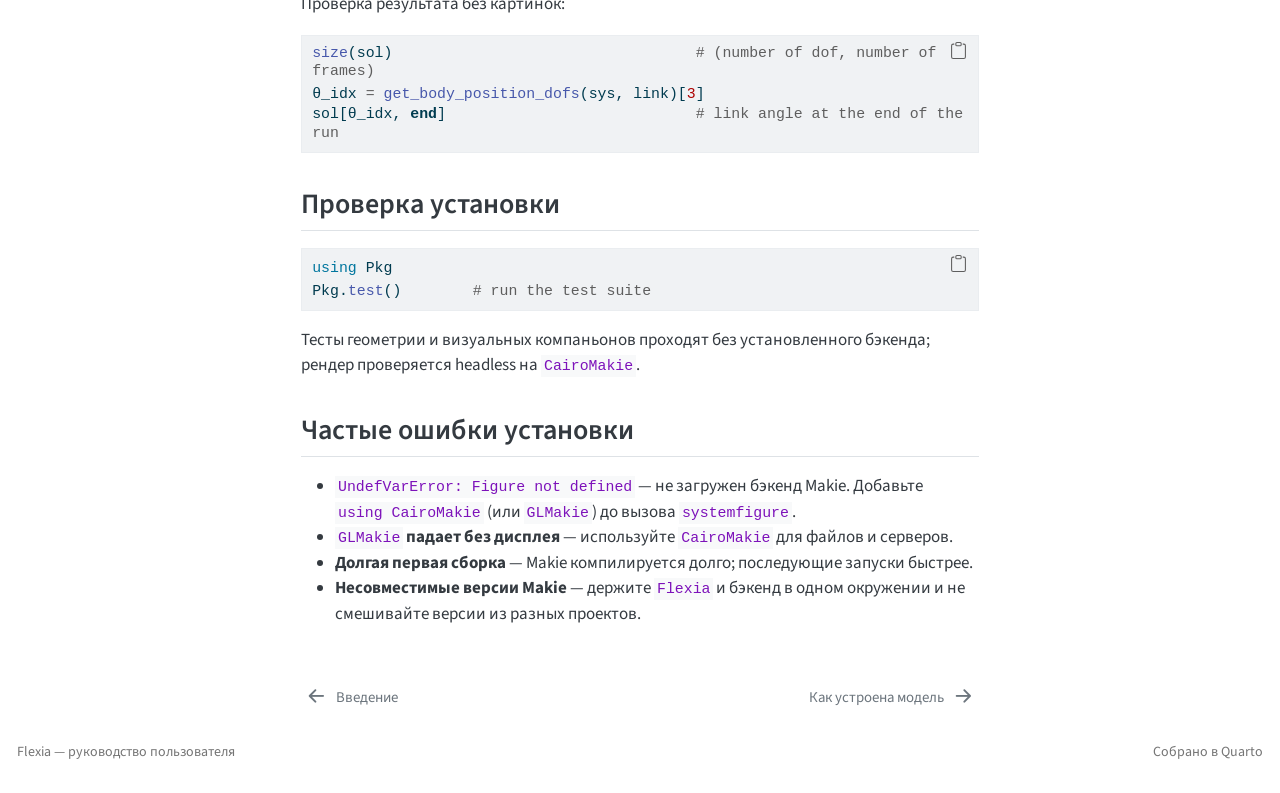
<file: installation.html>
<!DOCTYPE html>
<html xmlns="http://www.w3.org/1999/xhtml" lang="ru" xml:lang="ru"><head>

<meta charset="utf-8">
<meta name="generator" content="quarto-1.7.32">

<meta name="viewport" content="width=device-width, initial-scale=1.0, user-scalable=yes">


<title>Установка и первый запуск – Flexia: руководство пользователя</title>
<style>
code{white-space: pre-wrap;}
span.smallcaps{font-variant: small-caps;}
div.columns{display: flex; gap: min(4vw, 1.5em);}
div.column{flex: auto; overflow-x: auto;}
div.hanging-indent{margin-left: 1.5em; text-indent: -1.5em;}
ul.task-list{list-style: none;}
ul.task-list li input[type="checkbox"] {
  width: 0.8em;
  margin: 0 0.8em 0.2em -1em; /* quarto-specific, see https://github.com/quarto-dev/quarto-cli/issues/4556 */ 
  vertical-align: middle;
}
/* CSS for syntax highlighting */
html { -webkit-text-size-adjust: 100%; }
pre > code.sourceCode { white-space: pre; position: relative; }
pre > code.sourceCode > span { display: inline-block; line-height: 1.25; }
pre > code.sourceCode > span:empty { height: 1.2em; }
.sourceCode { overflow: visible; }
code.sourceCode > span { color: inherit; text-decoration: inherit; }
div.sourceCode { margin: 1em 0; }
pre.sourceCode { margin: 0; }
@media screen {
div.sourceCode { overflow: auto; }
}
@media print {
pre > code.sourceCode { white-space: pre-wrap; }
pre > code.sourceCode > span { text-indent: -5em; padding-left: 5em; }
}
pre.numberSource code
  { counter-reset: source-line 0; }
pre.numberSource code > span
  { position: relative; left: -4em; counter-increment: source-line; }
pre.numberSource code > span > a:first-child::before
  { content: counter(source-line);
    position: relative; left: -1em; text-align: right; vertical-align: baseline;
    border: none; display: inline-block;
    -webkit-touch-callout: none; -webkit-user-select: none;
    -khtml-user-select: none; -moz-user-select: none;
    -ms-user-select: none; user-select: none;
    padding: 0 4px; width: 4em;
  }
pre.numberSource { margin-left: 3em;  padding-left: 4px; }
div.sourceCode
  {   }
@media screen {
pre > code.sourceCode > span > a:first-child::before { text-decoration: underline; }
}
</style>


<script src="site_libs/quarto-nav/quarto-nav.js"></script>
<script src="site_libs/quarto-nav/headroom.min.js"></script>
<script src="site_libs/clipboard/clipboard.min.js"></script>
<script src="site_libs/quarto-search/autocomplete.umd.js"></script>
<script src="site_libs/quarto-search/fuse.min.js"></script>
<script src="site_libs/quarto-search/quarto-search.js"></script>
<meta name="quarto:offset" content="./">
<link href="./model.html" rel="next">
<link href="./index.html" rel="prev">
<script src="site_libs/quarto-html/quarto.js" type="module"></script>
<script src="site_libs/quarto-html/tabsets/tabsets.js" type="module"></script>
<script src="site_libs/quarto-html/popper.min.js"></script>
<script src="site_libs/quarto-html/tippy.umd.min.js"></script>
<script src="site_libs/quarto-html/anchor.min.js"></script>
<link href="site_libs/quarto-html/tippy.css" rel="stylesheet">
<link href="site_libs/quarto-html/quarto-syntax-highlighting-37eea08aefeeee20ff55810ff984fec1.css" rel="stylesheet" id="quarto-text-highlighting-styles">
<script src="site_libs/bootstrap/bootstrap.min.js"></script>
<link href="site_libs/bootstrap/bootstrap-icons.css" rel="stylesheet">
<link href="site_libs/bootstrap/bootstrap-a3732d25a03fccaf0a7ba6a3c2233265.min.css" rel="stylesheet" append-hash="true" id="quarto-bootstrap" data-mode="light">
<script id="quarto-search-options" type="application/json">{
  "location": "sidebar",
  "copy-button": false,
  "collapse-after": 3,
  "panel-placement": "start",
  "type": "textbox",
  "limit": 50,
  "keyboard-shortcut": [
    "f",
    "/",
    "s"
  ],
  "show-item-context": false,
  "language": {
    "search-no-results-text": "Поиск не дал результатов",
    "search-matching-documents-text": "Результаты поиска",
    "search-copy-link-title": "Скопировать ссылку",
    "search-hide-matches-text": "Скрыть дополнительные результаты",
    "search-more-match-text": "дополнительный результат в этом документе",
    "search-more-matches-text": "дополнительных результата(-ов) в этом документе",
    "search-clear-button-title": "Очистить",
    "search-text-placeholder": "",
    "search-detached-cancel-button-title": "Отменить",
    "search-submit-button-title": "Найти",
    "search-label": "Поиск"
  }
}</script>


</head>

<body class="nav-sidebar floating quarto-light">

<div id="quarto-search-results"></div>
  <header id="quarto-header" class="headroom fixed-top">
  <nav class="quarto-secondary-nav">
    <div class="container-fluid d-flex">
      <button type="button" class="quarto-btn-toggle btn" data-bs-toggle="collapse" role="button" data-bs-target=".quarto-sidebar-collapse-item" aria-controls="quarto-sidebar" aria-expanded="false" aria-label="Переключить боковую панель навигации" onclick="if (window.quartoToggleHeadroom) { window.quartoToggleHeadroom(); }">
        <i class="bi bi-layout-text-sidebar-reverse"></i>
      </button>
        <nav class="quarto-page-breadcrumbs" aria-label="breadcrumb"><ol class="breadcrumb"><li class="breadcrumb-item"><a href="./installation.html"><span class="chapter-title">Установка и первый запуск</span></a></li></ol></nav>
        <a class="flex-grow-1" role="navigation" data-bs-toggle="collapse" data-bs-target=".quarto-sidebar-collapse-item" aria-controls="quarto-sidebar" aria-expanded="false" aria-label="Переключить боковую панель навигации" onclick="if (window.quartoToggleHeadroom) { window.quartoToggleHeadroom(); }">      
        </a>
      <button type="button" class="btn quarto-search-button" aria-label="Поиск" onclick="window.quartoOpenSearch();">
        <i class="bi bi-search"></i>
      </button>
    </div>
  </nav>
</header>
<!-- content -->
<div id="quarto-content" class="quarto-container page-columns page-rows-contents page-layout-article">
<!-- sidebar -->
  <nav id="quarto-sidebar" class="sidebar collapse collapse-horizontal quarto-sidebar-collapse-item sidebar-navigation floating overflow-auto">
    <div class="pt-lg-2 mt-2 text-left sidebar-header">
    <div class="sidebar-title mb-0 py-0">
      <a href="./">Flexia: руководство пользователя</a> 
        <div class="sidebar-tools-main">
    <div class="dropdown">
      <a href="" title="Download" id="quarto-navigation-tool-dropdown-0" class="quarto-navigation-tool dropdown-toggle px-1" data-bs-toggle="dropdown" aria-expanded="false" role="link" aria-label="Download"><i class="bi bi-download"></i></a>
      <ul class="dropdown-menu" aria-labelledby="quarto-navigation-tool-dropdown-0">
          <li>
            <a class="dropdown-item sidebar-tools-main-item" href="./Flexia-manual.pdf">
              <i class="bi bi-file-pdf pe-1"></i>
            Download PDF
            </a>
          </li>
          <li>
            <a class="dropdown-item sidebar-tools-main-item" href="./Flexia-manual.docx">
              <i class="bi bi-file-word pe-1"></i>
            Download Docx
            </a>
          </li>
      </ul>
    </div>
</div>
    </div>
      </div>
        <div class="mt-2 flex-shrink-0 align-items-center">
        <div class="sidebar-search">
        <div id="quarto-search" class="" title="Поиск"></div>
        </div>
        </div>
    <div class="sidebar-menu-container"> 
    <ul class="list-unstyled mt-1">
        <li class="sidebar-item">
  <div class="sidebar-item-container"> 
  <a href="./index.html" class="sidebar-item-text sidebar-link">
 <span class="menu-text">Введение</span></a>
  </div>
</li>
        <li class="sidebar-item">
  <div class="sidebar-item-container"> 
  <a href="./installation.html" class="sidebar-item-text sidebar-link active"><span class="chapter-title">Установка и первый запуск</span></a>
  </div>
</li>
        <li class="sidebar-item">
  <div class="sidebar-item-container"> 
  <a href="./model.html" class="sidebar-item-text sidebar-link"><span class="chapter-title">Как устроена модель</span></a>
  </div>
</li>
        <li class="sidebar-item">
  <div class="sidebar-item-container"> 
  <a href="./bodies.html" class="sidebar-item-text sidebar-link"><span class="chapter-title">Тела</span></a>
  </div>
</li>
        <li class="sidebar-item">
  <div class="sidebar-item-container"> 
  <a href="./joints.html" class="sidebar-item-text sidebar-link"><span class="chapter-title">Соединения</span></a>
  </div>
</li>
        <li class="sidebar-item">
  <div class="sidebar-item-container"> 
  <a href="./forces.html" class="sidebar-item-text sidebar-link"><span class="chapter-title">Силы</span></a>
  </div>
</li>
        <li class="sidebar-item">
  <div class="sidebar-item-container"> 
  <a href="./actuators.html" class="sidebar-item-text sidebar-link"><span class="chapter-title">Приводы</span></a>
  </div>
</li>
        <li class="sidebar-item">
  <div class="sidebar-item-container"> 
  <a href="./sensors.html" class="sidebar-item-text sidebar-link"><span class="chapter-title">Датчики</span></a>
  </div>
</li>
        <li class="sidebar-item">
  <div class="sidebar-item-container"> 
  <a href="./solving.html" class="sidebar-item-text sidebar-link"><span class="chapter-title">Расчёт</span></a>
  </div>
</li>
        <li class="sidebar-item">
  <div class="sidebar-item-container"> 
  <a href="./visualization.html" class="sidebar-item-text sidebar-link"><span class="chapter-title">Визуализация</span></a>
  </div>
</li>
        <li class="sidebar-item">
  <div class="sidebar-item-container"> 
  <a href="./examples.html" class="sidebar-item-text sidebar-link"><span class="chapter-title">Примеры</span></a>
  </div>
</li>
        <li class="sidebar-item">
  <div class="sidebar-item-container"> 
  <a href="./api.html" class="sidebar-item-text sidebar-link"><span class="chapter-title">Справочник API</span></a>
  </div>
</li>
        <li class="sidebar-item sidebar-item-section">
      <div class="sidebar-item-container"> 
            <a class="sidebar-item-text sidebar-link text-start" data-bs-toggle="collapse" data-bs-target="#quarto-sidebar-section-1" role="navigation" aria-expanded="true">
 <span class="menu-text">Приложения</span></a>
          <a class="sidebar-item-toggle text-start" data-bs-toggle="collapse" data-bs-target="#quarto-sidebar-section-1" role="navigation" aria-expanded="true" aria-label="Переключить раздел">
            <i class="bi bi-chevron-right ms-2"></i>
          </a> 
      </div>
      <ul id="quarto-sidebar-section-1" class="collapse list-unstyled sidebar-section depth1 show">  
          <li class="sidebar-item">
  <div class="sidebar-item-container"> 
  <a href="./troubleshooting.html" class="sidebar-item-text sidebar-link"><span class="chapter-title">Ограничения и частые проблемы</span></a>
  </div>
</li>
          <li class="sidebar-item">
  <div class="sidebar-item-container"> 
  <a href="./publishing.html" class="sidebar-item-text sidebar-link"><span class="chapter-title">Сборка и публикация документации</span></a>
  </div>
</li>
      </ul>
  </li>
    </ul>
    </div>
</nav>
<div id="quarto-sidebar-glass" class="quarto-sidebar-collapse-item" data-bs-toggle="collapse" data-bs-target=".quarto-sidebar-collapse-item"></div>
<!-- margin-sidebar -->
    <div id="quarto-margin-sidebar" class="sidebar margin-sidebar">
        <nav id="TOC" role="doc-toc" class="toc-active">
    <h2 id="toc-title">Содержание</h2>
   
  <ul>
  <li><a href="#требования" id="toc-требования" class="nav-link active" data-scroll-target="#требования">Требования</a></li>
  <li><a href="#подключение-пакета" id="toc-подключение-пакета" class="nav-link" data-scroll-target="#подключение-пакета">Подключение пакета</a></li>
  <li><a href="#окружение-примеров" id="toc-окружение-примеров" class="nav-link" data-scroll-target="#окружение-примеров">Окружение примеров</a></li>
  <li><a href="#бэкенд-визуализации" id="toc-бэкенд-визуализации" class="nav-link" data-scroll-target="#бэкенд-визуализации">Бэкенд визуализации</a></li>
  <li><a href="#первый-расчёт" id="toc-первый-расчёт" class="nav-link" data-scroll-target="#первый-расчёт">Первый расчёт</a></li>
  <li><a href="#проверка-установки" id="toc-проверка-установки" class="nav-link" data-scroll-target="#проверка-установки">Проверка установки</a></li>
  <li><a href="#частые-ошибки-установки" id="toc-частые-ошибки-установки" class="nav-link" data-scroll-target="#частые-ошибки-установки">Частые ошибки установки</a></li>
  </ul>
</nav>
    </div>
<!-- main -->
<main class="content" id="quarto-document-content">

<header id="title-block-header" class="quarto-title-block default">
<div class="quarto-title">
<h1 class="title"><span class="chapter-title">Установка и первый запуск</span></h1>
</div>



<div class="quarto-title-meta">

    
  
    
  </div>
  


</header>


<section id="требования" class="level2">
<h2 class="anchored" data-anchor-id="требования">Требования</h2>
<ul>
<li><strong>Julia.</strong> Пакет рассчитан на Julia 1.10 и новее; проверялся на 1.12.4. Окружение примеров использует секцию <code>[sources]</code> в <code>Project.toml</code>, поэтому для запуска <code>examples/</code> нужна Julia 1.11 или новее.</li>
<li><strong>Зависимости пакета</strong> (<code>StaticArrays</code>, <code>Makie</code>, <code>LinearAlgebra</code>, <code>ForwardDiff</code>) ставятся автоматически и перечислены в <code>Project.toml</code>.</li>
<li><strong>Бэкенд Makie</strong> для отрисовки выбирается пользователем: <code>CairoMakie</code> (без дисплея), <code>GLMakie</code> (интерактивное окно), <code>WGLMakie</code> (браузер).</li>
<li><strong>Quarto и LaTeX</strong> нужны только для сборки этого руководства, а не для работы с библиотекой.</li>
</ul>
</section>
<section id="подключение-пакета" class="level2">
<h2 class="anchored" data-anchor-id="подключение-пакета">Подключение пакета</h2>
<p>Пакет не публикуется в общем реестре, поэтому его подключают из локального клона репозитория:</p>
<div class="sourceCode" id="cb1"><pre class="sourceCode julia code-with-copy"><code class="sourceCode julia"><span id="cb1-1"><a href="#cb1-1" aria-hidden="true" tabindex="-1"></a><span class="im">using</span> <span class="bu">Pkg</span></span>
<span id="cb1-2"><a href="#cb1-2" aria-hidden="true" tabindex="-1"></a><span class="bu">Pkg</span>.<span class="fu">develop</span>(path <span class="op">=</span> <span class="st">"C:/dev/Flexia"</span>)   <span class="co"># package directory with Project.toml</span></span></code><button title="Скопировать текст" class="code-copy-button"><i class="bi"></i></button></pre></div>
<p>Дальше пакет доступен по имени:</p>
<div class="sourceCode" id="cb2"><pre class="sourceCode julia code-with-copy"><code class="sourceCode julia"><span id="cb2-1"><a href="#cb2-1" aria-hidden="true" tabindex="-1"></a><span class="im">using</span> <span class="bu">Flexia</span></span></code><button title="Скопировать текст" class="code-copy-button"><i class="bi"></i></button></pre></div>
<p>Если пакет опубликован в вашем реестре, вместо <code>develop</code> можно использовать <code>Pkg.add("Flexia")</code>.</p>
</section>
<section id="окружение-примеров" class="level2">
<h2 class="anchored" data-anchor-id="окружение-примеров">Окружение примеров</h2>
<p>Сценарии из <code>examples/</code> работают в отдельном окружении, в котором <code>Flexia</code> подключена по относительному пути:</p>
<div class="sourceCode" id="cb3"><pre class="sourceCode powershell code-with-copy"><code class="sourceCode powershell"><span id="cb3-1"><a href="#cb3-1" aria-hidden="true" tabindex="-1"></a><span class="co"># from the repository root</span></span>
<span id="cb3-2"><a href="#cb3-2" aria-hidden="true" tabindex="-1"></a>julia <span class="op">--</span>project<span class="op">=</span>examples <span class="op">-</span>e <span class="st">'using Pkg; Pkg.instantiate()'</span></span>
<span id="cb3-3"><a href="#cb3-3" aria-hidden="true" tabindex="-1"></a>julia <span class="op">--</span>project<span class="op">=</span>examples examples<span class="op">/</span>pendulum<span class="op">.</span><span class="fu">jl</span></span></code><button title="Скопировать текст" class="code-copy-button"><i class="bi"></i></button></pre></div>
<p>Сценарии сами активируют каталог <code>examples/</code>, но файлы результата пишут относительно текущего каталога, поэтому запускать их удобнее из корня клона: видео окажутся в <code>out/</code>.</p>
</section>
<section id="бэкенд-визуализации" class="level2">
<h2 class="anchored" data-anchor-id="бэкенд-визуализации">Бэкенд визуализации</h2>
<p>Пакет зависит только от ядра <code>Makie</code>, поэтому бэкенд подключается в скрипте пользователя:</p>
<div class="sourceCode" id="cb4"><pre class="sourceCode julia code-with-copy"><code class="sourceCode julia"><span id="cb4-1"><a href="#cb4-1" aria-hidden="true" tabindex="-1"></a><span class="im">using</span> <span class="bu">Flexia</span></span>
<span id="cb4-2"><a href="#cb4-2" aria-hidden="true" tabindex="-1"></a><span class="im">using</span> <span class="bu">CairoMakie</span>        <span class="co"># headless: files, server, CI</span></span>
<span id="cb4-3"><a href="#cb4-3" aria-hidden="true" tabindex="-1"></a><span class="co"># using GLMakie         # interactive window</span></span>
<span id="cb4-4"><a href="#cb4-4" aria-hidden="true" tabindex="-1"></a><span class="co"># using WGLMakie        # browser / WebGL</span></span></code><button title="Скопировать текст" class="code-copy-button"><i class="bi"></i></button></pre></div>
<p>Устанавливается бэкенд в то окружение, откуда запускается скрипт:</p>
<div class="sourceCode" id="cb5"><pre class="sourceCode julia code-with-copy"><code class="sourceCode julia"><span id="cb5-1"><a href="#cb5-1" aria-hidden="true" tabindex="-1"></a><span class="im">using</span> <span class="bu">Pkg</span></span>
<span id="cb5-2"><a href="#cb5-2" aria-hidden="true" tabindex="-1"></a><span class="bu">Pkg</span>.<span class="fu">add</span>(<span class="st">"CairoMakie"</span>)   <span class="co"># or "GLMakie", or "WGLMakie"</span></span></code><button title="Скопировать текст" class="code-copy-button"><i class="bi"></i></button></pre></div>
<p><code>CairoMakie</code> и <code>GLMakie</code> при первом запуске компилируются несколько минут — это нормально. В окружении без дисплея <code>GLMakie</code> не работает; для сервера, CI и записи файлов используйте <code>CairoMakie</code>.</p>
</section>
<section id="первый-расчёт" class="level2">
<h2 class="anchored" data-anchor-id="первый-расчёт">Первый расчёт</h2>
<p>Ниже — полный сценарий: маятник на шарнире, гравитация, запись видео. Сохраните его в файл, например <code>first_run.jl</code>, и запустите <code>julia --project=. first_run.jl</code> из окружения, где подключены <code>Flexia</code>, <code>CairoMakie</code> и <code>StaticArrays</code>.</p>
<div class="sourceCode" id="cb6"><pre class="sourceCode julia code-with-copy"><code class="sourceCode julia"><span id="cb6-1"><a href="#cb6-1" aria-hidden="true" tabindex="-1"></a><span class="im">using</span> <span class="bu">Flexia</span></span>
<span id="cb6-2"><a href="#cb6-2" aria-hidden="true" tabindex="-1"></a><span class="im">using</span> <span class="bu">CairoMakie</span></span>
<span id="cb6-3"><a href="#cb6-3" aria-hidden="true" tabindex="-1"></a><span class="im">using</span> <span class="bu">StaticArrays</span></span>
<span id="cb6-4"><a href="#cb6-4" aria-hidden="true" tabindex="-1"></a></span>
<span id="cb6-5"><a href="#cb6-5" aria-hidden="true" tabindex="-1"></a><span class="kw">const</span> g <span class="op">=</span> <span class="fl">9.81</span></span>
<span id="cb6-6"><a href="#cb6-6" aria-hidden="true" tabindex="-1"></a></span>
<span id="cb6-7"><a href="#cb6-7" aria-hidden="true" tabindex="-1"></a><span class="co"># 1. Bodies: a heavy ground body and a 1 m link.</span></span>
<span id="cb6-8"><a href="#cb6-8" aria-hidden="true" tabindex="-1"></a>ground <span class="op">=</span> <span class="fu">Body2D</span>(<span class="fl">1.0e6</span>, <span class="fl">1.0e6</span>; length <span class="op">=</span> <span class="fl">0.01</span>)</span>
<span id="cb6-9"><a href="#cb6-9" aria-hidden="true" tabindex="-1"></a>link   <span class="op">=</span> <span class="fu">Body2D</span>(<span class="fl">1.0</span>, <span class="fl">1.0</span>; length <span class="op">=</span> <span class="fl">1.0</span>)</span>
<span id="cb6-10"><a href="#cb6-10" aria-hidden="true" tabindex="-1"></a></span>
<span id="cb6-11"><a href="#cb6-11" aria-hidden="true" tabindex="-1"></a><span class="co"># 2. Forces: gravity acts on the link (slots are [Fx, Fy, Mz]).</span></span>
<span id="cb6-12"><a href="#cb6-12" aria-hidden="true" tabindex="-1"></a>link.forces[<span class="fl">2</span>] <span class="op">=</span> (state, t) <span class="op">-&gt;</span> <span class="op">-</span>link.mass <span class="op">*</span> g</span>
<span id="cb6-13"><a href="#cb6-13" aria-hidden="true" tabindex="-1"></a></span>
<span id="cb6-14"><a href="#cb6-14" aria-hidden="true" tabindex="-1"></a><span class="co"># 3. Ground joint and hinge. Attach points are in body-local coordinates.</span></span>
<span id="cb6-15"><a href="#cb6-15" aria-hidden="true" tabindex="-1"></a>fix <span class="op">=</span> <span class="fu">FixedJoint</span>(ground)</span>
<span id="cb6-16"><a href="#cb6-16" aria-hidden="true" tabindex="-1"></a><span class="fu">setposition!</span>(fix, SA[<span class="fl">0.0</span>, <span class="fl">0.0</span>])</span>
<span id="cb6-17"><a href="#cb6-17" aria-hidden="true" tabindex="-1"></a><span class="fu">setrotation!</span>(fix, <span class="fl">0.0</span>)</span>
<span id="cb6-18"><a href="#cb6-18" aria-hidden="true" tabindex="-1"></a></span>
<span id="cb6-19"><a href="#cb6-19" aria-hidden="true" tabindex="-1"></a>hinge <span class="op">=</span> <span class="fu">HingeJoint</span>(ground, link)</span>
<span id="cb6-20"><a href="#cb6-20" aria-hidden="true" tabindex="-1"></a><span class="fu">set_position_on_first_body!</span>(hinge, SA[<span class="fl">0.0</span>, <span class="fl">0.0</span>])</span>
<span id="cb6-21"><a href="#cb6-21" aria-hidden="true" tabindex="-1"></a><span class="fu">set_position_on_second_body!</span>(hinge, SA[<span class="op">-</span><span class="fl">0.5</span>, <span class="fl">0.0</span>])</span>
<span id="cb6-22"><a href="#cb6-22" aria-hidden="true" tabindex="-1"></a></span>
<span id="cb6-23"><a href="#cb6-23" aria-hidden="true" tabindex="-1"></a><span class="co"># 4. System: bodies first, then connectors, then assemble.</span></span>
<span id="cb6-24"><a href="#cb6-24" aria-hidden="true" tabindex="-1"></a>sys <span class="op">=</span> <span class="fu">MBSystem2D</span>()</span>
<span id="cb6-25"><a href="#cb6-25" aria-hidden="true" tabindex="-1"></a><span class="fu">add!</span>(sys, ground)</span>
<span id="cb6-26"><a href="#cb6-26" aria-hidden="true" tabindex="-1"></a><span class="fu">add!</span>(sys, link)</span>
<span id="cb6-27"><a href="#cb6-27" aria-hidden="true" tabindex="-1"></a><span class="fu">add!</span>(sys, fix)</span>
<span id="cb6-28"><a href="#cb6-28" aria-hidden="true" tabindex="-1"></a><span class="fu">add!</span>(sys, hinge)</span>
<span id="cb6-29"><a href="#cb6-29" aria-hidden="true" tabindex="-1"></a><span class="fu">assemble!</span>(sys)</span>
<span id="cb6-30"><a href="#cb6-30" aria-hidden="true" tabindex="-1"></a></span>
<span id="cb6-31"><a href="#cb6-31" aria-hidden="true" tabindex="-1"></a><span class="co"># 5. Initial state: the link is horizontal, to the right of the hinge.</span></span>
<span id="cb6-32"><a href="#cb6-32" aria-hidden="true" tabindex="-1"></a>initial <span class="op">=</span> <span class="fu">zeros</span>(<span class="fu">number_of_dofs</span>(sys))</span>
<span id="cb6-33"><a href="#cb6-33" aria-hidden="true" tabindex="-1"></a><span class="fu">set_initial_position!</span>(initial, sys, link, SA[<span class="fl">0.5</span>, <span class="fl">0.0</span>, <span class="fl">0.0</span>])</span>
<span id="cb6-34"><a href="#cb6-34" aria-hidden="true" tabindex="-1"></a></span>
<span id="cb6-35"><a href="#cb6-35" aria-hidden="true" tabindex="-1"></a><span class="co"># 6. Solve and animate.</span></span>
<span id="cb6-36"><a href="#cb6-36" aria-hidden="true" tabindex="-1"></a>sol <span class="op">=</span> <span class="fu">simulate</span>(sys, initial, <span class="fl">0</span><span class="op">:</span><span class="fl">0.001</span><span class="op">:</span><span class="fl">10.0</span>)</span>
<span id="cb6-37"><a href="#cb6-37" aria-hidden="true" tabindex="-1"></a><span class="fu">mkpath</span>(<span class="st">"out"</span>)</span>
<span id="cb6-38"><a href="#cb6-38" aria-hidden="true" tabindex="-1"></a>fig, ax, p <span class="op">=</span> <span class="fu">systemfigure</span>(sys, sol)</span>
<span id="cb6-39"><a href="#cb6-39" aria-hidden="true" tabindex="-1"></a><span class="fu">record</span>(fig, <span class="st">"out/first_run.mp4"</span>, <span class="fl">1</span><span class="op">:</span><span class="fl">5</span><span class="op">:</span><span class="fu">size</span>(sol, <span class="fl">2</span>); framerate <span class="op">=</span> <span class="fl">30</span>) <span class="cf">do</span> t</span>
<span id="cb6-40"><a href="#cb6-40" aria-hidden="true" tabindex="-1"></a>    p.time <span class="op">=</span> t</span>
<span id="cb6-41"><a href="#cb6-41" aria-hidden="true" tabindex="-1"></a><span class="cf">end</span></span></code><button title="Скопировать текст" class="code-copy-button"><i class="bi"></i></button></pre></div>
<p>Что важно в этом сценарии:</p>
<ul>
<li><code>add!</code> назначает сущности индекс в системе; до <code>assemble!</code> система не готова к расчёту.</li>
<li><code>assemble!</code> возвращает <code>nothing</code>; проверять результат в <code>if</code> не нужно и нельзя — <code>if (!assemble!(sys))</code> сработает всегда.</li>
<li>Начальное состояние должно удовлетворять уравнениям связей. Если поставить тело в несовместимое положение, решатель начнёт с переходного процесса.</li>
<li>Матрица <code>sol</code> имеет размер <code>number_of_dofs(sys) × length(time_span)</code>; <code>sol[:, k]</code> — вектор состояния в момент <code>time_span[k]</code>.</li>
<li><code>record</code> ожидает целочисленный <code>framerate</code>; шаг по кадрам задаётся первым аргументом-диапазоном.</li>
</ul>
<p>Статичный кадр вместо видео:</p>
<div class="sourceCode" id="cb7"><pre class="sourceCode julia code-with-copy"><code class="sourceCode julia"><span id="cb7-1"><a href="#cb7-1" aria-hidden="true" tabindex="-1"></a>p.time <span class="op">=</span> <span class="fl">500</span></span>
<span id="cb7-2"><a href="#cb7-2" aria-hidden="true" tabindex="-1"></a><span class="fu">save</span>(<span class="st">"out/frame.png"</span>, fig)</span></code><button title="Скопировать текст" class="code-copy-button"><i class="bi"></i></button></pre></div>
<p>Проверка результата без картинок:</p>
<div class="sourceCode" id="cb8"><pre class="sourceCode julia code-with-copy"><code class="sourceCode julia"><span id="cb8-1"><a href="#cb8-1" aria-hidden="true" tabindex="-1"></a><span class="fu">size</span>(sol)                                  <span class="co"># (number of dof, number of frames)</span></span>
<span id="cb8-2"><a href="#cb8-2" aria-hidden="true" tabindex="-1"></a>θ_idx <span class="op">=</span> <span class="fu">get_body_position_dofs</span>(sys, link)[<span class="fl">3</span>]</span>
<span id="cb8-3"><a href="#cb8-3" aria-hidden="true" tabindex="-1"></a>sol[θ_idx, <span class="kw">end</span>]                            <span class="co"># link angle at the end of the run</span></span></code><button title="Скопировать текст" class="code-copy-button"><i class="bi"></i></button></pre></div>
</section>
<section id="проверка-установки" class="level2">
<h2 class="anchored" data-anchor-id="проверка-установки">Проверка установки</h2>
<div class="sourceCode" id="cb9"><pre class="sourceCode julia code-with-copy"><code class="sourceCode julia"><span id="cb9-1"><a href="#cb9-1" aria-hidden="true" tabindex="-1"></a><span class="im">using</span> <span class="bu">Pkg</span></span>
<span id="cb9-2"><a href="#cb9-2" aria-hidden="true" tabindex="-1"></a><span class="bu">Pkg</span>.<span class="fu">test</span>()        <span class="co"># run the test suite</span></span></code><button title="Скопировать текст" class="code-copy-button"><i class="bi"></i></button></pre></div>
<p>Тесты геометрии и визуальных компаньонов проходят без установленного бэкенда; рендер проверяется headless на <code>CairoMakie</code>.</p>
</section>
<section id="частые-ошибки-установки" class="level2">
<h2 class="anchored" data-anchor-id="частые-ошибки-установки">Частые ошибки установки</h2>
<ul>
<li><strong><code>UndefVarError: Figure not defined</code></strong> — не загружен бэкенд Makie. Добавьте <code>using CairoMakie</code> (или <code>GLMakie</code>) до вызова <code>systemfigure</code>.</li>
<li><strong><code>GLMakie</code> падает без дисплея</strong> — используйте <code>CairoMakie</code> для файлов и серверов.</li>
<li><strong>Долгая первая сборка</strong> — Makie компилируется долго; последующие запуски быстрее.</li>
<li><strong>Несовместимые версии Makie</strong> — держите <code>Flexia</code> и бэкенд в одном окружении и не смешивайте версии из разных проектов.</li>
</ul>


</section>

</main> <!-- /main -->
<script id="quarto-html-after-body" type="application/javascript">
  window.document.addEventListener("DOMContentLoaded", function (event) {
    const icon = "";
    const anchorJS = new window.AnchorJS();
    anchorJS.options = {
      placement: 'right',
      icon: icon
    };
    anchorJS.add('.anchored');
    const isCodeAnnotation = (el) => {
      for (const clz of el.classList) {
        if (clz.startsWith('code-annotation-')) {                     
          return true;
        }
      }
      return false;
    }
    const onCopySuccess = function(e) {
      // button target
      const button = e.trigger;
      // don't keep focus
      button.blur();
      // flash "checked"
      button.classList.add('code-copy-button-checked');
      var currentTitle = button.getAttribute("title");
      button.setAttribute("title", "Скопировано");
      let tooltip;
      if (window.bootstrap) {
        button.setAttribute("data-bs-toggle", "tooltip");
        button.setAttribute("data-bs-placement", "left");
        button.setAttribute("data-bs-title", "Скопировано");
        tooltip = new bootstrap.Tooltip(button, 
          { trigger: "manual", 
            customClass: "code-copy-button-tooltip",
            offset: [0, -8]});
        tooltip.show();    
      }
      setTimeout(function() {
        if (tooltip) {
          tooltip.hide();
          button.removeAttribute("data-bs-title");
          button.removeAttribute("data-bs-toggle");
          button.removeAttribute("data-bs-placement");
        }
        button.setAttribute("title", currentTitle);
        button.classList.remove('code-copy-button-checked');
      }, 1000);
      // clear code selection
      e.clearSelection();
    }
    const getTextToCopy = function(trigger) {
        const codeEl = trigger.previousElementSibling.cloneNode(true);
        for (const childEl of codeEl.children) {
          if (isCodeAnnotation(childEl)) {
            childEl.remove();
          }
        }
        return codeEl.innerText;
    }
    const clipboard = new window.ClipboardJS('.code-copy-button:not([data-in-quarto-modal])', {
      text: getTextToCopy
    });
    clipboard.on('success', onCopySuccess);
    if (window.document.getElementById('quarto-embedded-source-code-modal')) {
      const clipboardModal = new window.ClipboardJS('.code-copy-button[data-in-quarto-modal]', {
        text: getTextToCopy,
        container: window.document.getElementById('quarto-embedded-source-code-modal')
      });
      clipboardModal.on('success', onCopySuccess);
    }
      var localhostRegex = new RegExp(/^(?:http|https):\/\/localhost\:?[0-9]*\//);
      var mailtoRegex = new RegExp(/^mailto:/);
        var filterRegex = new RegExp('/' + window.location.host + '/');
      var isInternal = (href) => {
          return filterRegex.test(href) || localhostRegex.test(href) || mailtoRegex.test(href);
      }
      // Inspect non-navigation links and adorn them if external
     var links = window.document.querySelectorAll('a[href]:not(.nav-link):not(.navbar-brand):not(.toc-action):not(.sidebar-link):not(.sidebar-item-toggle):not(.pagination-link):not(.no-external):not([aria-hidden]):not(.dropdown-item):not(.quarto-navigation-tool):not(.about-link)');
      for (var i=0; i<links.length; i++) {
        const link = links[i];
        if (!isInternal(link.href)) {
          // undo the damage that might have been done by quarto-nav.js in the case of
          // links that we want to consider external
          if (link.dataset.originalHref !== undefined) {
            link.href = link.dataset.originalHref;
          }
            // target, if specified
            link.setAttribute("target", "_blank");
            if (link.getAttribute("rel") === null) {
              link.setAttribute("rel", "noopener");
            }
        }
      }
    function tippyHover(el, contentFn, onTriggerFn, onUntriggerFn) {
      const config = {
        allowHTML: true,
        maxWidth: 500,
        delay: 100,
        arrow: false,
        appendTo: function(el) {
            return el.parentElement;
        },
        interactive: true,
        interactiveBorder: 10,
        theme: 'quarto',
        placement: 'bottom-start',
      };
      if (contentFn) {
        config.content = contentFn;
      }
      if (onTriggerFn) {
        config.onTrigger = onTriggerFn;
      }
      if (onUntriggerFn) {
        config.onUntrigger = onUntriggerFn;
      }
      window.tippy(el, config); 
    }
    const noterefs = window.document.querySelectorAll('a[role="doc-noteref"]');
    for (var i=0; i<noterefs.length; i++) {
      const ref = noterefs[i];
      tippyHover(ref, function() {
        // use id or data attribute instead here
        let href = ref.getAttribute('data-footnote-href') || ref.getAttribute('href');
        try { href = new URL(href).hash; } catch {}
        const id = href.replace(/^#\/?/, "");
        const note = window.document.getElementById(id);
        if (note) {
          return note.innerHTML;
        } else {
          return "";
        }
      });
    }
    const xrefs = window.document.querySelectorAll('a.quarto-xref');
    const processXRef = (id, note) => {
      // Strip column container classes
      const stripColumnClz = (el) => {
        el.classList.remove("page-full", "page-columns");
        if (el.children) {
          for (const child of el.children) {
            stripColumnClz(child);
          }
        }
      }
      stripColumnClz(note)
      if (id === null || id.startsWith('sec-')) {
        // Special case sections, only their first couple elements
        const container = document.createElement("div");
        if (note.children && note.children.length > 2) {
          container.appendChild(note.children[0].cloneNode(true));
          for (let i = 1; i < note.children.length; i++) {
            const child = note.children[i];
            if (child.tagName === "P" && child.innerText === "") {
              continue;
            } else {
              container.appendChild(child.cloneNode(true));
              break;
            }
          }
          if (window.Quarto?.typesetMath) {
            window.Quarto.typesetMath(container);
          }
          return container.innerHTML
        } else {
          if (window.Quarto?.typesetMath) {
            window.Quarto.typesetMath(note);
          }
          return note.innerHTML;
        }
      } else {
        // Remove any anchor links if they are present
        const anchorLink = note.querySelector('a.anchorjs-link');
        if (anchorLink) {
          anchorLink.remove();
        }
        if (window.Quarto?.typesetMath) {
          window.Quarto.typesetMath(note);
        }
        if (note.classList.contains("callout")) {
          return note.outerHTML;
        } else {
          return note.innerHTML;
        }
      }
    }
    for (var i=0; i<xrefs.length; i++) {
      const xref = xrefs[i];
      tippyHover(xref, undefined, function(instance) {
        instance.disable();
        let url = xref.getAttribute('href');
        let hash = undefined; 
        if (url.startsWith('#')) {
          hash = url;
        } else {
          try { hash = new URL(url).hash; } catch {}
        }
        if (hash) {
          const id = hash.replace(/^#\/?/, "");
          const note = window.document.getElementById(id);
          if (note !== null) {
            try {
              const html = processXRef(id, note.cloneNode(true));
              instance.setContent(html);
            } finally {
              instance.enable();
              instance.show();
            }
          } else {
            // See if we can fetch this
            fetch(url.split('#')[0])
            .then(res => res.text())
            .then(html => {
              const parser = new DOMParser();
              const htmlDoc = parser.parseFromString(html, "text/html");
              const note = htmlDoc.getElementById(id);
              if (note !== null) {
                const html = processXRef(id, note);
                instance.setContent(html);
              } 
            }).finally(() => {
              instance.enable();
              instance.show();
            });
          }
        } else {
          // See if we can fetch a full url (with no hash to target)
          // This is a special case and we should probably do some content thinning / targeting
          fetch(url)
          .then(res => res.text())
          .then(html => {
            const parser = new DOMParser();
            const htmlDoc = parser.parseFromString(html, "text/html");
            const note = htmlDoc.querySelector('main.content');
            if (note !== null) {
              // This should only happen for chapter cross references
              // (since there is no id in the URL)
              // remove the first header
              if (note.children.length > 0 && note.children[0].tagName === "HEADER") {
                note.children[0].remove();
              }
              const html = processXRef(null, note);
              instance.setContent(html);
            } 
          }).finally(() => {
            instance.enable();
            instance.show();
          });
        }
      }, function(instance) {
      });
    }
        let selectedAnnoteEl;
        const selectorForAnnotation = ( cell, annotation) => {
          let cellAttr = 'data-code-cell="' + cell + '"';
          let lineAttr = 'data-code-annotation="' +  annotation + '"';
          const selector = 'span[' + cellAttr + '][' + lineAttr + ']';
          return selector;
        }
        const selectCodeLines = (annoteEl) => {
          const doc = window.document;
          const targetCell = annoteEl.getAttribute("data-target-cell");
          const targetAnnotation = annoteEl.getAttribute("data-target-annotation");
          const annoteSpan = window.document.querySelector(selectorForAnnotation(targetCell, targetAnnotation));
          const lines = annoteSpan.getAttribute("data-code-lines").split(",");
          const lineIds = lines.map((line) => {
            return targetCell + "-" + line;
          })
          let top = null;
          let height = null;
          let parent = null;
          if (lineIds.length > 0) {
              //compute the position of the single el (top and bottom and make a div)
              const el = window.document.getElementById(lineIds[0]);
              top = el.offsetTop;
              height = el.offsetHeight;
              parent = el.parentElement.parentElement;
            if (lineIds.length > 1) {
              const lastEl = window.document.getElementById(lineIds[lineIds.length - 1]);
              const bottom = lastEl.offsetTop + lastEl.offsetHeight;
              height = bottom - top;
            }
            if (top !== null && height !== null && parent !== null) {
              // cook up a div (if necessary) and position it 
              let div = window.document.getElementById("code-annotation-line-highlight");
              if (div === null) {
                div = window.document.createElement("div");
                div.setAttribute("id", "code-annotation-line-highlight");
                div.style.position = 'absolute';
                parent.appendChild(div);
              }
              div.style.top = top - 2 + "px";
              div.style.height = height + 4 + "px";
              div.style.left = 0;
              let gutterDiv = window.document.getElementById("code-annotation-line-highlight-gutter");
              if (gutterDiv === null) {
                gutterDiv = window.document.createElement("div");
                gutterDiv.setAttribute("id", "code-annotation-line-highlight-gutter");
                gutterDiv.style.position = 'absolute';
                const codeCell = window.document.getElementById(targetCell);
                const gutter = codeCell.querySelector('.code-annotation-gutter');
                gutter.appendChild(gutterDiv);
              }
              gutterDiv.style.top = top - 2 + "px";
              gutterDiv.style.height = height + 4 + "px";
            }
            selectedAnnoteEl = annoteEl;
          }
        };
        const unselectCodeLines = () => {
          const elementsIds = ["code-annotation-line-highlight", "code-annotation-line-highlight-gutter"];
          elementsIds.forEach((elId) => {
            const div = window.document.getElementById(elId);
            if (div) {
              div.remove();
            }
          });
          selectedAnnoteEl = undefined;
        };
          // Handle positioning of the toggle
      window.addEventListener(
        "resize",
        throttle(() => {
          elRect = undefined;
          if (selectedAnnoteEl) {
            selectCodeLines(selectedAnnoteEl);
          }
        }, 10)
      );
      function throttle(fn, ms) {
      let throttle = false;
      let timer;
        return (...args) => {
          if(!throttle) { // first call gets through
              fn.apply(this, args);
              throttle = true;
          } else { // all the others get throttled
              if(timer) clearTimeout(timer); // cancel #2
              timer = setTimeout(() => {
                fn.apply(this, args);
                timer = throttle = false;
              }, ms);
          }
        };
      }
        // Attach click handler to the DT
        const annoteDls = window.document.querySelectorAll('dt[data-target-cell]');
        for (const annoteDlNode of annoteDls) {
          annoteDlNode.addEventListener('click', (event) => {
            const clickedEl = event.target;
            if (clickedEl !== selectedAnnoteEl) {
              unselectCodeLines();
              const activeEl = window.document.querySelector('dt[data-target-cell].code-annotation-active');
              if (activeEl) {
                activeEl.classList.remove('code-annotation-active');
              }
              selectCodeLines(clickedEl);
              clickedEl.classList.add('code-annotation-active');
            } else {
              // Unselect the line
              unselectCodeLines();
              clickedEl.classList.remove('code-annotation-active');
            }
          });
        }
    const findCites = (el) => {
      const parentEl = el.parentElement;
      if (parentEl) {
        const cites = parentEl.dataset.cites;
        if (cites) {
          return {
            el,
            cites: cites.split(' ')
          };
        } else {
          return findCites(el.parentElement)
        }
      } else {
        return undefined;
      }
    };
    var bibliorefs = window.document.querySelectorAll('a[role="doc-biblioref"]');
    for (var i=0; i<bibliorefs.length; i++) {
      const ref = bibliorefs[i];
      const citeInfo = findCites(ref);
      if (citeInfo) {
        tippyHover(citeInfo.el, function() {
          var popup = window.document.createElement('div');
          citeInfo.cites.forEach(function(cite) {
            var citeDiv = window.document.createElement('div');
            citeDiv.classList.add('hanging-indent');
            citeDiv.classList.add('csl-entry');
            var biblioDiv = window.document.getElementById('ref-' + cite);
            if (biblioDiv) {
              citeDiv.innerHTML = biblioDiv.innerHTML;
            }
            popup.appendChild(citeDiv);
          });
          return popup.innerHTML;
        });
      }
    }
  });
  </script>
<nav class="page-navigation">
  <div class="nav-page nav-page-previous">
      <a href="./index.html" class="pagination-link" aria-label="Введение">
        <i class="bi bi-arrow-left-short"></i> <span class="nav-page-text">Введение</span>
      </a>          
  </div>
  <div class="nav-page nav-page-next">
      <a href="./model.html" class="pagination-link" aria-label="Как устроена модель">
        <span class="nav-page-text"><span class="chapter-title">Как устроена модель</span></span> <i class="bi bi-arrow-right-short"></i>
      </a>
  </div>
</nav>
</div> <!-- /content -->
<footer class="footer">
  <div class="nav-footer">
    <div class="nav-footer-left">
<p>Flexia — руководство пользователя</p>
</div>   
    <div class="nav-footer-center">
      &nbsp;
    </div>
    <div class="nav-footer-right">
<p>Собрано в Quarto</p>
</div>
  </div>
</footer>




</body></html>
</file>
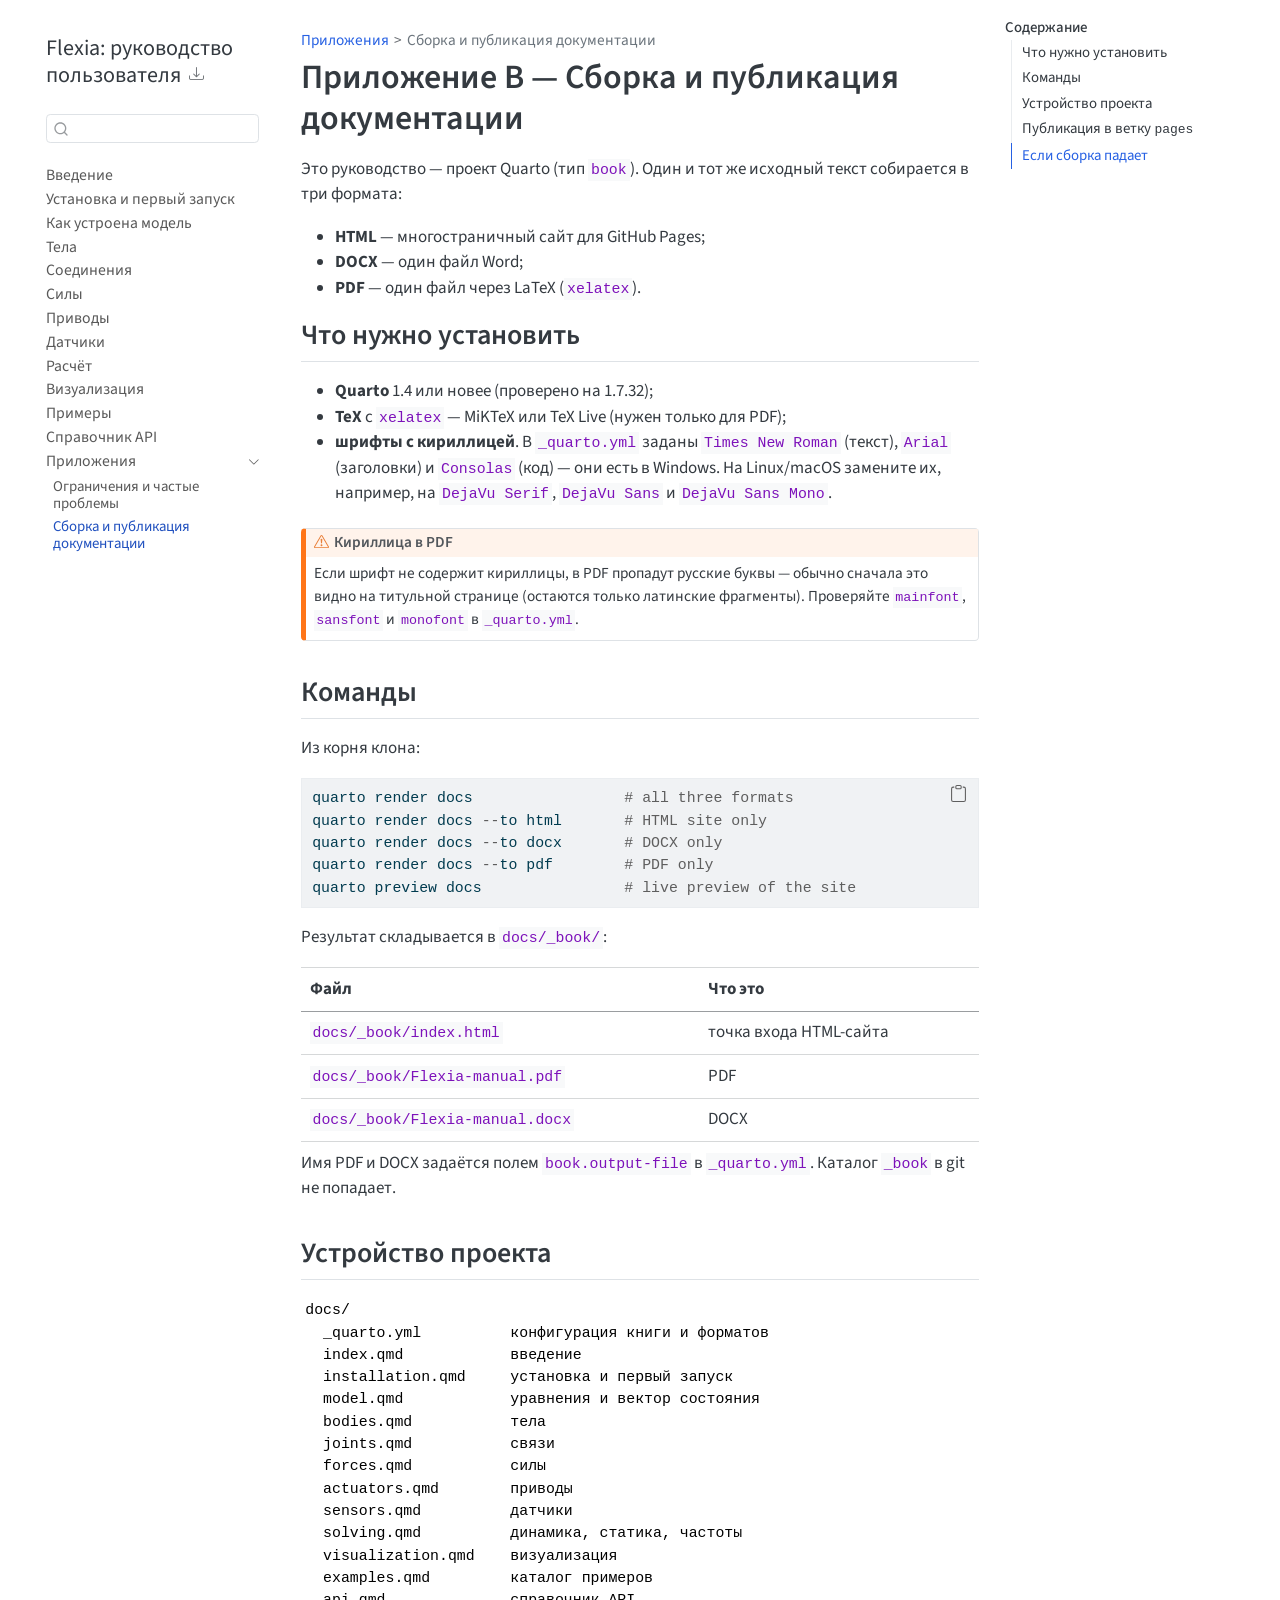
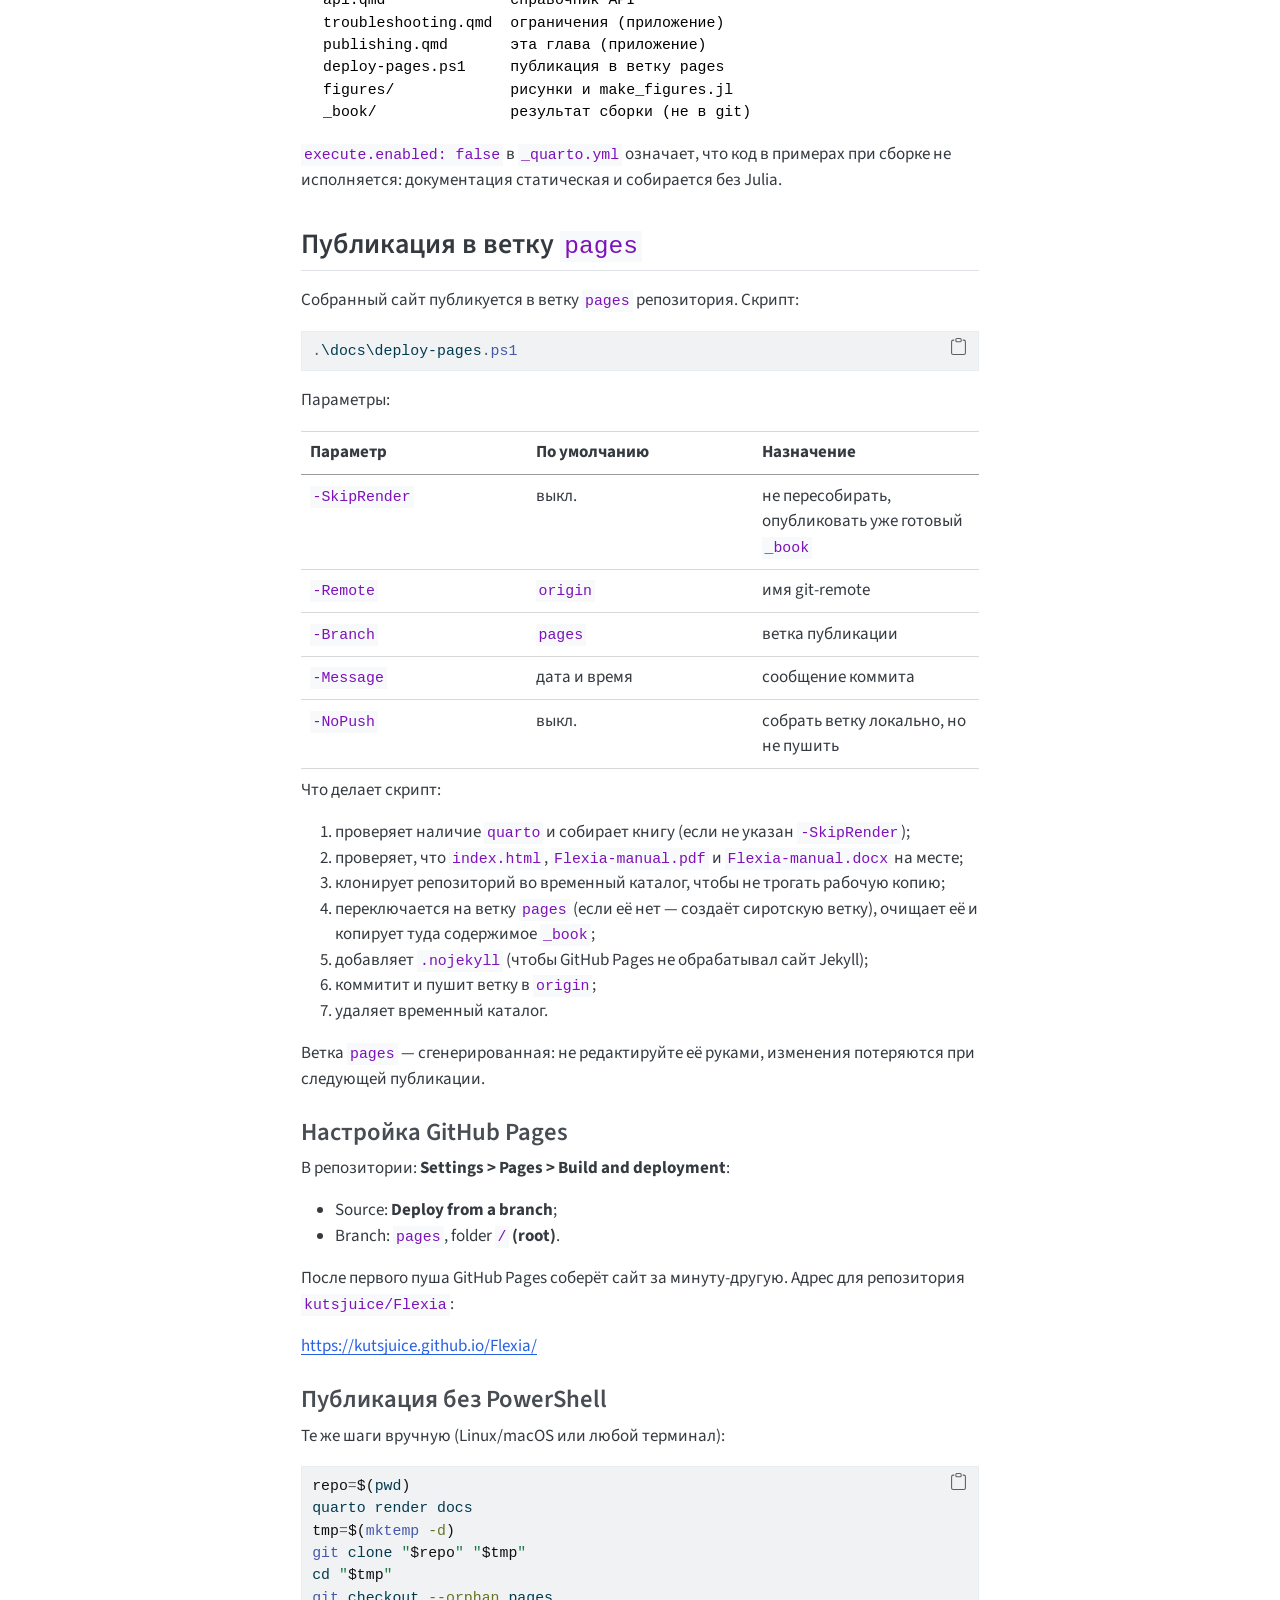
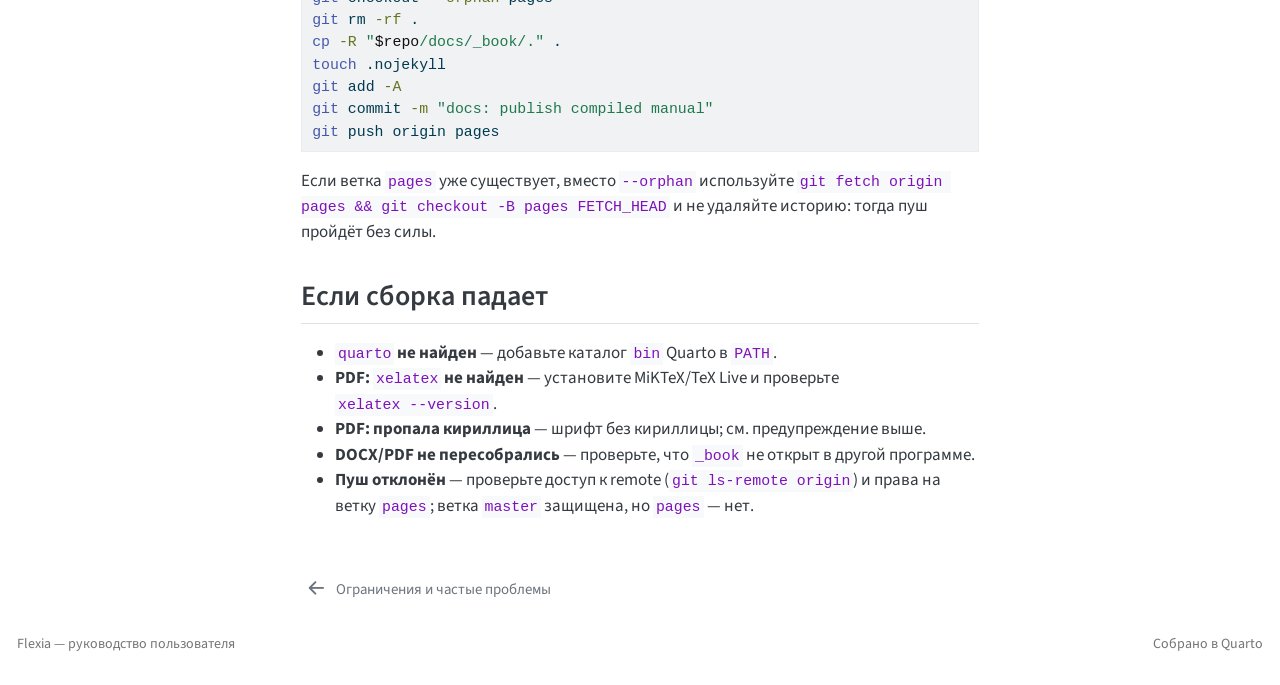
<file: publishing.html>
<!DOCTYPE html>
<html xmlns="http://www.w3.org/1999/xhtml" lang="ru" xml:lang="ru"><head>

<meta charset="utf-8">
<meta name="generator" content="quarto-1.7.32">

<meta name="viewport" content="width=device-width, initial-scale=1.0, user-scalable=yes">


<title>Приложение B — Сборка и публикация документации – Flexia: руководство пользователя</title>
<style>
code{white-space: pre-wrap;}
span.smallcaps{font-variant: small-caps;}
div.columns{display: flex; gap: min(4vw, 1.5em);}
div.column{flex: auto; overflow-x: auto;}
div.hanging-indent{margin-left: 1.5em; text-indent: -1.5em;}
ul.task-list{list-style: none;}
ul.task-list li input[type="checkbox"] {
  width: 0.8em;
  margin: 0 0.8em 0.2em -1em; /* quarto-specific, see https://github.com/quarto-dev/quarto-cli/issues/4556 */ 
  vertical-align: middle;
}
/* CSS for syntax highlighting */
html { -webkit-text-size-adjust: 100%; }
pre > code.sourceCode { white-space: pre; position: relative; }
pre > code.sourceCode > span { display: inline-block; line-height: 1.25; }
pre > code.sourceCode > span:empty { height: 1.2em; }
.sourceCode { overflow: visible; }
code.sourceCode > span { color: inherit; text-decoration: inherit; }
div.sourceCode { margin: 1em 0; }
pre.sourceCode { margin: 0; }
@media screen {
div.sourceCode { overflow: auto; }
}
@media print {
pre > code.sourceCode { white-space: pre-wrap; }
pre > code.sourceCode > span { text-indent: -5em; padding-left: 5em; }
}
pre.numberSource code
  { counter-reset: source-line 0; }
pre.numberSource code > span
  { position: relative; left: -4em; counter-increment: source-line; }
pre.numberSource code > span > a:first-child::before
  { content: counter(source-line);
    position: relative; left: -1em; text-align: right; vertical-align: baseline;
    border: none; display: inline-block;
    -webkit-touch-callout: none; -webkit-user-select: none;
    -khtml-user-select: none; -moz-user-select: none;
    -ms-user-select: none; user-select: none;
    padding: 0 4px; width: 4em;
  }
pre.numberSource { margin-left: 3em;  padding-left: 4px; }
div.sourceCode
  {   }
@media screen {
pre > code.sourceCode > span > a:first-child::before { text-decoration: underline; }
}
</style>


<script src="site_libs/quarto-nav/quarto-nav.js"></script>
<script src="site_libs/quarto-nav/headroom.min.js"></script>
<script src="site_libs/clipboard/clipboard.min.js"></script>
<script src="site_libs/quarto-search/autocomplete.umd.js"></script>
<script src="site_libs/quarto-search/fuse.min.js"></script>
<script src="site_libs/quarto-search/quarto-search.js"></script>
<meta name="quarto:offset" content="./">
<link href="./troubleshooting.html" rel="prev">
<script src="site_libs/quarto-html/quarto.js" type="module"></script>
<script src="site_libs/quarto-html/tabsets/tabsets.js" type="module"></script>
<script src="site_libs/quarto-html/popper.min.js"></script>
<script src="site_libs/quarto-html/tippy.umd.min.js"></script>
<script src="site_libs/quarto-html/anchor.min.js"></script>
<link href="site_libs/quarto-html/tippy.css" rel="stylesheet">
<link href="site_libs/quarto-html/quarto-syntax-highlighting-37eea08aefeeee20ff55810ff984fec1.css" rel="stylesheet" id="quarto-text-highlighting-styles">
<script src="site_libs/bootstrap/bootstrap.min.js"></script>
<link href="site_libs/bootstrap/bootstrap-icons.css" rel="stylesheet">
<link href="site_libs/bootstrap/bootstrap-a3732d25a03fccaf0a7ba6a3c2233265.min.css" rel="stylesheet" append-hash="true" id="quarto-bootstrap" data-mode="light">
<script id="quarto-search-options" type="application/json">{
  "location": "sidebar",
  "copy-button": false,
  "collapse-after": 3,
  "panel-placement": "start",
  "type": "textbox",
  "limit": 50,
  "keyboard-shortcut": [
    "f",
    "/",
    "s"
  ],
  "show-item-context": false,
  "language": {
    "search-no-results-text": "Поиск не дал результатов",
    "search-matching-documents-text": "Результаты поиска",
    "search-copy-link-title": "Скопировать ссылку",
    "search-hide-matches-text": "Скрыть дополнительные результаты",
    "search-more-match-text": "дополнительный результат в этом документе",
    "search-more-matches-text": "дополнительных результата(-ов) в этом документе",
    "search-clear-button-title": "Очистить",
    "search-text-placeholder": "",
    "search-detached-cancel-button-title": "Отменить",
    "search-submit-button-title": "Найти",
    "search-label": "Поиск"
  }
}</script>


</head>

<body class="nav-sidebar floating quarto-light">

<div id="quarto-search-results"></div>
  <header id="quarto-header" class="headroom fixed-top">
  <nav class="quarto-secondary-nav">
    <div class="container-fluid d-flex">
      <button type="button" class="quarto-btn-toggle btn" data-bs-toggle="collapse" role="button" data-bs-target=".quarto-sidebar-collapse-item" aria-controls="quarto-sidebar" aria-expanded="false" aria-label="Переключить боковую панель навигации" onclick="if (window.quartoToggleHeadroom) { window.quartoToggleHeadroom(); }">
        <i class="bi bi-layout-text-sidebar-reverse"></i>
      </button>
        <nav class="quarto-page-breadcrumbs" aria-label="breadcrumb"><ol class="breadcrumb"><li class="breadcrumb-item"><a href="./troubleshooting.html">Приложения</a></li><li class="breadcrumb-item"><a href="./publishing.html"><span class="chapter-title">Сборка и публикация документации</span></a></li></ol></nav>
        <a class="flex-grow-1" role="navigation" data-bs-toggle="collapse" data-bs-target=".quarto-sidebar-collapse-item" aria-controls="quarto-sidebar" aria-expanded="false" aria-label="Переключить боковую панель навигации" onclick="if (window.quartoToggleHeadroom) { window.quartoToggleHeadroom(); }">      
        </a>
      <button type="button" class="btn quarto-search-button" aria-label="Поиск" onclick="window.quartoOpenSearch();">
        <i class="bi bi-search"></i>
      </button>
    </div>
  </nav>
</header>
<!-- content -->
<div id="quarto-content" class="quarto-container page-columns page-rows-contents page-layout-article">
<!-- sidebar -->
  <nav id="quarto-sidebar" class="sidebar collapse collapse-horizontal quarto-sidebar-collapse-item sidebar-navigation floating overflow-auto">
    <div class="pt-lg-2 mt-2 text-left sidebar-header">
    <div class="sidebar-title mb-0 py-0">
      <a href="./">Flexia: руководство пользователя</a> 
        <div class="sidebar-tools-main">
    <div class="dropdown">
      <a href="" title="Download" id="quarto-navigation-tool-dropdown-0" class="quarto-navigation-tool dropdown-toggle px-1" data-bs-toggle="dropdown" aria-expanded="false" role="link" aria-label="Download"><i class="bi bi-download"></i></a>
      <ul class="dropdown-menu" aria-labelledby="quarto-navigation-tool-dropdown-0">
          <li>
            <a class="dropdown-item sidebar-tools-main-item" href="./Flexia-manual.pdf">
              <i class="bi bi-file-pdf pe-1"></i>
            Download PDF
            </a>
          </li>
          <li>
            <a class="dropdown-item sidebar-tools-main-item" href="./Flexia-manual.docx">
              <i class="bi bi-file-word pe-1"></i>
            Download Docx
            </a>
          </li>
      </ul>
    </div>
</div>
    </div>
      </div>
        <div class="mt-2 flex-shrink-0 align-items-center">
        <div class="sidebar-search">
        <div id="quarto-search" class="" title="Поиск"></div>
        </div>
        </div>
    <div class="sidebar-menu-container"> 
    <ul class="list-unstyled mt-1">
        <li class="sidebar-item">
  <div class="sidebar-item-container"> 
  <a href="./index.html" class="sidebar-item-text sidebar-link">
 <span class="menu-text">Введение</span></a>
  </div>
</li>
        <li class="sidebar-item">
  <div class="sidebar-item-container"> 
  <a href="./installation.html" class="sidebar-item-text sidebar-link"><span class="chapter-title">Установка и первый запуск</span></a>
  </div>
</li>
        <li class="sidebar-item">
  <div class="sidebar-item-container"> 
  <a href="./model.html" class="sidebar-item-text sidebar-link"><span class="chapter-title">Как устроена модель</span></a>
  </div>
</li>
        <li class="sidebar-item">
  <div class="sidebar-item-container"> 
  <a href="./bodies.html" class="sidebar-item-text sidebar-link"><span class="chapter-title">Тела</span></a>
  </div>
</li>
        <li class="sidebar-item">
  <div class="sidebar-item-container"> 
  <a href="./joints.html" class="sidebar-item-text sidebar-link"><span class="chapter-title">Соединения</span></a>
  </div>
</li>
        <li class="sidebar-item">
  <div class="sidebar-item-container"> 
  <a href="./forces.html" class="sidebar-item-text sidebar-link"><span class="chapter-title">Силы</span></a>
  </div>
</li>
        <li class="sidebar-item">
  <div class="sidebar-item-container"> 
  <a href="./actuators.html" class="sidebar-item-text sidebar-link"><span class="chapter-title">Приводы</span></a>
  </div>
</li>
        <li class="sidebar-item">
  <div class="sidebar-item-container"> 
  <a href="./sensors.html" class="sidebar-item-text sidebar-link"><span class="chapter-title">Датчики</span></a>
  </div>
</li>
        <li class="sidebar-item">
  <div class="sidebar-item-container"> 
  <a href="./solving.html" class="sidebar-item-text sidebar-link"><span class="chapter-title">Расчёт</span></a>
  </div>
</li>
        <li class="sidebar-item">
  <div class="sidebar-item-container"> 
  <a href="./visualization.html" class="sidebar-item-text sidebar-link"><span class="chapter-title">Визуализация</span></a>
  </div>
</li>
        <li class="sidebar-item">
  <div class="sidebar-item-container"> 
  <a href="./examples.html" class="sidebar-item-text sidebar-link"><span class="chapter-title">Примеры</span></a>
  </div>
</li>
        <li class="sidebar-item">
  <div class="sidebar-item-container"> 
  <a href="./api.html" class="sidebar-item-text sidebar-link"><span class="chapter-title">Справочник API</span></a>
  </div>
</li>
        <li class="sidebar-item sidebar-item-section">
      <div class="sidebar-item-container"> 
            <a class="sidebar-item-text sidebar-link text-start" data-bs-toggle="collapse" data-bs-target="#quarto-sidebar-section-1" role="navigation" aria-expanded="true">
 <span class="menu-text">Приложения</span></a>
          <a class="sidebar-item-toggle text-start" data-bs-toggle="collapse" data-bs-target="#quarto-sidebar-section-1" role="navigation" aria-expanded="true" aria-label="Переключить раздел">
            <i class="bi bi-chevron-right ms-2"></i>
          </a> 
      </div>
      <ul id="quarto-sidebar-section-1" class="collapse list-unstyled sidebar-section depth1 show">  
          <li class="sidebar-item">
  <div class="sidebar-item-container"> 
  <a href="./troubleshooting.html" class="sidebar-item-text sidebar-link"><span class="chapter-title">Ограничения и частые проблемы</span></a>
  </div>
</li>
          <li class="sidebar-item">
  <div class="sidebar-item-container"> 
  <a href="./publishing.html" class="sidebar-item-text sidebar-link active"><span class="chapter-title">Сборка и публикация документации</span></a>
  </div>
</li>
      </ul>
  </li>
    </ul>
    </div>
</nav>
<div id="quarto-sidebar-glass" class="quarto-sidebar-collapse-item" data-bs-toggle="collapse" data-bs-target=".quarto-sidebar-collapse-item"></div>
<!-- margin-sidebar -->
    <div id="quarto-margin-sidebar" class="sidebar margin-sidebar">
        <nav id="TOC" role="doc-toc" class="toc-active">
    <h2 id="toc-title">Содержание</h2>
   
  <ul>
  <li><a href="#что-нужно-установить" id="toc-что-нужно-установить" class="nav-link active" data-scroll-target="#что-нужно-установить">Что нужно установить</a></li>
  <li><a href="#команды" id="toc-команды" class="nav-link" data-scroll-target="#команды">Команды</a></li>
  <li><a href="#устройство-проекта" id="toc-устройство-проекта" class="nav-link" data-scroll-target="#устройство-проекта">Устройство проекта</a></li>
  <li><a href="#публикация-в-ветку-pages" id="toc-публикация-в-ветку-pages" class="nav-link" data-scroll-target="#публикация-в-ветку-pages">Публикация в ветку <code>pages</code></a>
  <ul class="collapse">
  <li><a href="#настройка-github-pages" id="toc-настройка-github-pages" class="nav-link" data-scroll-target="#настройка-github-pages">Настройка GitHub Pages</a></li>
  <li><a href="#публикация-без-powershell" id="toc-публикация-без-powershell" class="nav-link" data-scroll-target="#публикация-без-powershell">Публикация без PowerShell</a></li>
  </ul></li>
  <li><a href="#если-сборка-падает" id="toc-если-сборка-падает" class="nav-link" data-scroll-target="#если-сборка-падает">Если сборка падает</a></li>
  </ul>
</nav>
    </div>
<!-- main -->
<main class="content" id="quarto-document-content">

<header id="title-block-header" class="quarto-title-block default"><nav class="quarto-page-breadcrumbs quarto-title-breadcrumbs d-none d-lg-block" aria-label="breadcrumb"><ol class="breadcrumb"><li class="breadcrumb-item"><a href="./troubleshooting.html">Приложения</a></li><li class="breadcrumb-item"><a href="./publishing.html"><span class="chapter-title">Сборка и публикация документации</span></a></li></ol></nav>
<div class="quarto-title">
<h1 class="title">Приложение B — Сборка и публикация документации</h1>
</div>



<div class="quarto-title-meta">

    
  
    
  </div>
  


</header>


<p>Это руководство — проект Quarto (тип <code>book</code>). Один и тот же исходный текст собирается в три формата:</p>
<ul>
<li><strong>HTML</strong> — многостраничный сайт для GitHub Pages;</li>
<li><strong>DOCX</strong> — один файл Word;</li>
<li><strong>PDF</strong> — один файл через LaTeX (<code>xelatex</code>).</li>
</ul>
<section id="что-нужно-установить" class="level2">
<h2 class="anchored" data-anchor-id="что-нужно-установить">Что нужно установить</h2>
<ul>
<li><strong>Quarto</strong> 1.4 или новее (проверено на 1.7.32);</li>
<li><strong>TeX</strong> с <code>xelatex</code> — MiKTeX или TeX Live (нужен только для PDF);</li>
<li><strong>шрифты с кириллицей</strong>. В <code>_quarto.yml</code> заданы <code>Times New Roman</code> (текст), <code>Arial</code> (заголовки) и <code>Consolas</code> (код) — они есть в Windows. На Linux/macOS замените их, например, на <code>DejaVu Serif</code>, <code>DejaVu Sans</code> и <code>DejaVu Sans Mono</code>.</li>
</ul>
<div class="callout callout-style-default callout-warning callout-titled">
<div class="callout-header d-flex align-content-center">
<div class="callout-icon-container">
<i class="callout-icon"></i>
</div>
<div class="callout-title-container flex-fill">
Кириллица в PDF
</div>
</div>
<div class="callout-body-container callout-body">
<p>Если шрифт не содержит кириллицы, в PDF пропадут русские буквы — обычно сначала это видно на титульной странице (остаются только латинские фрагменты). Проверяйте <code>mainfont</code>, <code>sansfont</code> и <code>monofont</code> в <code>_quarto.yml</code>.</p>
</div>
</div>
</section>
<section id="команды" class="level2">
<h2 class="anchored" data-anchor-id="команды">Команды</h2>
<p>Из корня клона:</p>
<div class="sourceCode" id="cb1"><pre class="sourceCode powershell code-with-copy"><code class="sourceCode powershell"><span id="cb1-1"><a href="#cb1-1" aria-hidden="true" tabindex="-1"></a>quarto render docs                 <span class="co"># all three formats</span></span>
<span id="cb1-2"><a href="#cb1-2" aria-hidden="true" tabindex="-1"></a>quarto render docs <span class="op">--</span>to html       <span class="co"># HTML site only</span></span>
<span id="cb1-3"><a href="#cb1-3" aria-hidden="true" tabindex="-1"></a>quarto render docs <span class="op">--</span>to docx       <span class="co"># DOCX only</span></span>
<span id="cb1-4"><a href="#cb1-4" aria-hidden="true" tabindex="-1"></a>quarto render docs <span class="op">--</span>to pdf        <span class="co"># PDF only</span></span>
<span id="cb1-5"><a href="#cb1-5" aria-hidden="true" tabindex="-1"></a>quarto preview docs                <span class="co"># live preview of the site</span></span></code><button title="Скопировать текст" class="code-copy-button"><i class="bi"></i></button></pre></div>
<p>Результат складывается в <code>docs/_book/</code>:</p>
<table class="caption-top table">
<thead>
<tr class="header">
<th>Файл</th>
<th>Что это</th>
</tr>
</thead>
<tbody>
<tr class="odd">
<td><code>docs/_book/index.html</code></td>
<td>точка входа HTML-сайта</td>
</tr>
<tr class="even">
<td><code>docs/_book/Flexia-manual.pdf</code></td>
<td>PDF</td>
</tr>
<tr class="odd">
<td><code>docs/_book/Flexia-manual.docx</code></td>
<td>DOCX</td>
</tr>
</tbody>
</table>
<p>Имя PDF и DOCX задаётся полем <code>book.output-file</code> в <code>_quarto.yml</code>. Каталог <code>_book</code> в git не попадает.</p>
</section>
<section id="устройство-проекта" class="level2">
<h2 class="anchored" data-anchor-id="устройство-проекта">Устройство проекта</h2>
<pre><code>docs/
  _quarto.yml          конфигурация книги и форматов
  index.qmd            введение
  installation.qmd     установка и первый запуск
  model.qmd            уравнения и вектор состояния
  bodies.qmd           тела
  joints.qmd           связи
  forces.qmd           силы
  actuators.qmd        приводы
  sensors.qmd          датчики
  solving.qmd          динамика, статика, частоты
  visualization.qmd    визуализация
  examples.qmd         каталог примеров
  api.qmd              справочник API
  troubleshooting.qmd  ограничения (приложение)
  publishing.qmd       эта глава (приложение)
  deploy-pages.ps1     публикация в ветку pages
  figures/             рисунки и make_figures.jl
  _book/               результат сборки (не в git)</code></pre>
<p><code>execute.enabled: false</code> в <code>_quarto.yml</code> означает, что код в примерах при сборке не исполняется: документация статическая и собирается без Julia.</p>
</section>
<section id="публикация-в-ветку-pages" class="level2">
<h2 class="anchored" data-anchor-id="публикация-в-ветку-pages">Публикация в ветку <code>pages</code></h2>
<p>Собранный сайт публикуется в ветку <code>pages</code> репозитория. Скрипт:</p>
<div class="sourceCode" id="cb3"><pre class="sourceCode powershell code-with-copy"><code class="sourceCode powershell"><span id="cb3-1"><a href="#cb3-1" aria-hidden="true" tabindex="-1"></a><span class="op">.</span>\docs\deploy-pages<span class="op">.</span><span class="fu">ps1</span></span></code><button title="Скопировать текст" class="code-copy-button"><i class="bi"></i></button></pre></div>
<p>Параметры:</p>
<table class="caption-top table">
<colgroup>
<col style="width: 33%">
<col style="width: 33%">
<col style="width: 33%">
</colgroup>
<thead>
<tr class="header">
<th>Параметр</th>
<th>По умолчанию</th>
<th>Назначение</th>
</tr>
</thead>
<tbody>
<tr class="odd">
<td><code>-SkipRender</code></td>
<td>выкл.</td>
<td>не пересобирать, опубликовать уже готовый <code>_book</code></td>
</tr>
<tr class="even">
<td><code>-Remote</code></td>
<td><code>origin</code></td>
<td>имя git-remote</td>
</tr>
<tr class="odd">
<td><code>-Branch</code></td>
<td><code>pages</code></td>
<td>ветка публикации</td>
</tr>
<tr class="even">
<td><code>-Message</code></td>
<td>дата и время</td>
<td>сообщение коммита</td>
</tr>
<tr class="odd">
<td><code>-NoPush</code></td>
<td>выкл.</td>
<td>собрать ветку локально, но не пушить</td>
</tr>
</tbody>
</table>
<p>Что делает скрипт:</p>
<ol type="1">
<li>проверяет наличие <code>quarto</code> и собирает книгу (если не указан <code>-SkipRender</code>);</li>
<li>проверяет, что <code>index.html</code>, <code>Flexia-manual.pdf</code> и <code>Flexia-manual.docx</code> на месте;</li>
<li>клонирует репозиторий во временный каталог, чтобы не трогать рабочую копию;</li>
<li>переключается на ветку <code>pages</code> (если её нет — создаёт сиротскую ветку), очищает её и копирует туда содержимое <code>_book</code>;</li>
<li>добавляет <code>.nojekyll</code> (чтобы GitHub Pages не обрабатывал сайт Jekyll);</li>
<li>коммитит и пушит ветку в <code>origin</code>;</li>
<li>удаляет временный каталог.</li>
</ol>
<p>Ветка <code>pages</code> — сгенерированная: не редактируйте её руками, изменения потеряются при следующей публикации.</p>
<section id="настройка-github-pages" class="level3">
<h3 class="anchored" data-anchor-id="настройка-github-pages">Настройка GitHub Pages</h3>
<p>В репозитории: <strong>Settings &gt; Pages &gt; Build and deployment</strong>:</p>
<ul>
<li>Source: <strong>Deploy from a branch</strong>;</li>
<li>Branch: <strong><code>pages</code></strong>, folder <strong><code>/</code> (root)</strong>.</li>
</ul>
<p>После первого пуша GitHub Pages соберёт сайт за минуту-другую. Адрес для репозитория <code>kutsjuice/Flexia</code>:</p>
<p><a href="https://kutsjuice.github.io/Flexia/" class="uri">https://kutsjuice.github.io/Flexia/</a></p>
</section>
<section id="публикация-без-powershell" class="level3">
<h3 class="anchored" data-anchor-id="публикация-без-powershell">Публикация без PowerShell</h3>
<p>Те же шаги вручную (Linux/macOS или любой терминал):</p>
<div class="sourceCode" id="cb4"><pre class="sourceCode bash code-with-copy"><code class="sourceCode bash"><span id="cb4-1"><a href="#cb4-1" aria-hidden="true" tabindex="-1"></a><span class="va">repo</span><span class="op">=</span><span class="va">$(</span><span class="bu">pwd</span><span class="va">)</span></span>
<span id="cb4-2"><a href="#cb4-2" aria-hidden="true" tabindex="-1"></a><span class="ex">quarto</span> render docs</span>
<span id="cb4-3"><a href="#cb4-3" aria-hidden="true" tabindex="-1"></a><span class="va">tmp</span><span class="op">=</span><span class="va">$(</span><span class="fu">mktemp</span> <span class="at">-d</span><span class="va">)</span></span>
<span id="cb4-4"><a href="#cb4-4" aria-hidden="true" tabindex="-1"></a><span class="fu">git</span> clone <span class="st">"</span><span class="va">$repo</span><span class="st">"</span> <span class="st">"</span><span class="va">$tmp</span><span class="st">"</span></span>
<span id="cb4-5"><a href="#cb4-5" aria-hidden="true" tabindex="-1"></a><span class="bu">cd</span> <span class="st">"</span><span class="va">$tmp</span><span class="st">"</span></span>
<span id="cb4-6"><a href="#cb4-6" aria-hidden="true" tabindex="-1"></a><span class="fu">git</span> checkout <span class="at">--orphan</span> pages</span>
<span id="cb4-7"><a href="#cb4-7" aria-hidden="true" tabindex="-1"></a><span class="fu">git</span> rm <span class="at">-rf</span> .</span>
<span id="cb4-8"><a href="#cb4-8" aria-hidden="true" tabindex="-1"></a><span class="fu">cp</span> <span class="at">-R</span> <span class="st">"</span><span class="va">$repo</span><span class="st">/docs/_book/."</span> .</span>
<span id="cb4-9"><a href="#cb4-9" aria-hidden="true" tabindex="-1"></a><span class="fu">touch</span> .nojekyll</span>
<span id="cb4-10"><a href="#cb4-10" aria-hidden="true" tabindex="-1"></a><span class="fu">git</span> add <span class="at">-A</span></span>
<span id="cb4-11"><a href="#cb4-11" aria-hidden="true" tabindex="-1"></a><span class="fu">git</span> commit <span class="at">-m</span> <span class="st">"docs: publish compiled manual"</span></span>
<span id="cb4-12"><a href="#cb4-12" aria-hidden="true" tabindex="-1"></a><span class="fu">git</span> push origin pages</span></code><button title="Скопировать текст" class="code-copy-button"><i class="bi"></i></button></pre></div>
<p>Если ветка <code>pages</code> уже существует, вместо <code>--orphan</code> используйте <code>git fetch origin pages &amp;&amp; git checkout -B pages FETCH_HEAD</code> и не удаляйте историю: тогда пуш пройдёт без силы.</p>
</section>
</section>
<section id="если-сборка-падает" class="level2">
<h2 class="anchored" data-anchor-id="если-сборка-падает">Если сборка падает</h2>
<ul>
<li><strong><code>quarto</code> не найден</strong> — добавьте каталог <code>bin</code> Quarto в <code>PATH</code>.</li>
<li><strong>PDF: <code>xelatex</code> не найден</strong> — установите MiKTeX/TeX Live и проверьте <code>xelatex --version</code>.</li>
<li><strong>PDF: пропала кириллица</strong> — шрифт без кириллицы; см. предупреждение выше.</li>
<li><strong>DOCX/PDF не пересобрались</strong> — проверьте, что <code>_book</code> не открыт в другой программе.</li>
<li><strong>Пуш отклонён</strong> — проверьте доступ к remote (<code>git ls-remote origin</code>) и права на ветку <code>pages</code>; ветка <code>master</code> защищена, но <code>pages</code> — нет.</li>
</ul>


</section>

</main> <!-- /main -->
<script id="quarto-html-after-body" type="application/javascript">
  window.document.addEventListener("DOMContentLoaded", function (event) {
    const icon = "";
    const anchorJS = new window.AnchorJS();
    anchorJS.options = {
      placement: 'right',
      icon: icon
    };
    anchorJS.add('.anchored');
    const isCodeAnnotation = (el) => {
      for (const clz of el.classList) {
        if (clz.startsWith('code-annotation-')) {                     
          return true;
        }
      }
      return false;
    }
    const onCopySuccess = function(e) {
      // button target
      const button = e.trigger;
      // don't keep focus
      button.blur();
      // flash "checked"
      button.classList.add('code-copy-button-checked');
      var currentTitle = button.getAttribute("title");
      button.setAttribute("title", "Скопировано");
      let tooltip;
      if (window.bootstrap) {
        button.setAttribute("data-bs-toggle", "tooltip");
        button.setAttribute("data-bs-placement", "left");
        button.setAttribute("data-bs-title", "Скопировано");
        tooltip = new bootstrap.Tooltip(button, 
          { trigger: "manual", 
            customClass: "code-copy-button-tooltip",
            offset: [0, -8]});
        tooltip.show();    
      }
      setTimeout(function() {
        if (tooltip) {
          tooltip.hide();
          button.removeAttribute("data-bs-title");
          button.removeAttribute("data-bs-toggle");
          button.removeAttribute("data-bs-placement");
        }
        button.setAttribute("title", currentTitle);
        button.classList.remove('code-copy-button-checked');
      }, 1000);
      // clear code selection
      e.clearSelection();
    }
    const getTextToCopy = function(trigger) {
        const codeEl = trigger.previousElementSibling.cloneNode(true);
        for (const childEl of codeEl.children) {
          if (isCodeAnnotation(childEl)) {
            childEl.remove();
          }
        }
        return codeEl.innerText;
    }
    const clipboard = new window.ClipboardJS('.code-copy-button:not([data-in-quarto-modal])', {
      text: getTextToCopy
    });
    clipboard.on('success', onCopySuccess);
    if (window.document.getElementById('quarto-embedded-source-code-modal')) {
      const clipboardModal = new window.ClipboardJS('.code-copy-button[data-in-quarto-modal]', {
        text: getTextToCopy,
        container: window.document.getElementById('quarto-embedded-source-code-modal')
      });
      clipboardModal.on('success', onCopySuccess);
    }
      var localhostRegex = new RegExp(/^(?:http|https):\/\/localhost\:?[0-9]*\//);
      var mailtoRegex = new RegExp(/^mailto:/);
        var filterRegex = new RegExp('/' + window.location.host + '/');
      var isInternal = (href) => {
          return filterRegex.test(href) || localhostRegex.test(href) || mailtoRegex.test(href);
      }
      // Inspect non-navigation links and adorn them if external
     var links = window.document.querySelectorAll('a[href]:not(.nav-link):not(.navbar-brand):not(.toc-action):not(.sidebar-link):not(.sidebar-item-toggle):not(.pagination-link):not(.no-external):not([aria-hidden]):not(.dropdown-item):not(.quarto-navigation-tool):not(.about-link)');
      for (var i=0; i<links.length; i++) {
        const link = links[i];
        if (!isInternal(link.href)) {
          // undo the damage that might have been done by quarto-nav.js in the case of
          // links that we want to consider external
          if (link.dataset.originalHref !== undefined) {
            link.href = link.dataset.originalHref;
          }
            // target, if specified
            link.setAttribute("target", "_blank");
            if (link.getAttribute("rel") === null) {
              link.setAttribute("rel", "noopener");
            }
        }
      }
    function tippyHover(el, contentFn, onTriggerFn, onUntriggerFn) {
      const config = {
        allowHTML: true,
        maxWidth: 500,
        delay: 100,
        arrow: false,
        appendTo: function(el) {
            return el.parentElement;
        },
        interactive: true,
        interactiveBorder: 10,
        theme: 'quarto',
        placement: 'bottom-start',
      };
      if (contentFn) {
        config.content = contentFn;
      }
      if (onTriggerFn) {
        config.onTrigger = onTriggerFn;
      }
      if (onUntriggerFn) {
        config.onUntrigger = onUntriggerFn;
      }
      window.tippy(el, config); 
    }
    const noterefs = window.document.querySelectorAll('a[role="doc-noteref"]');
    for (var i=0; i<noterefs.length; i++) {
      const ref = noterefs[i];
      tippyHover(ref, function() {
        // use id or data attribute instead here
        let href = ref.getAttribute('data-footnote-href') || ref.getAttribute('href');
        try { href = new URL(href).hash; } catch {}
        const id = href.replace(/^#\/?/, "");
        const note = window.document.getElementById(id);
        if (note) {
          return note.innerHTML;
        } else {
          return "";
        }
      });
    }
    const xrefs = window.document.querySelectorAll('a.quarto-xref');
    const processXRef = (id, note) => {
      // Strip column container classes
      const stripColumnClz = (el) => {
        el.classList.remove("page-full", "page-columns");
        if (el.children) {
          for (const child of el.children) {
            stripColumnClz(child);
          }
        }
      }
      stripColumnClz(note)
      if (id === null || id.startsWith('sec-')) {
        // Special case sections, only their first couple elements
        const container = document.createElement("div");
        if (note.children && note.children.length > 2) {
          container.appendChild(note.children[0].cloneNode(true));
          for (let i = 1; i < note.children.length; i++) {
            const child = note.children[i];
            if (child.tagName === "P" && child.innerText === "") {
              continue;
            } else {
              container.appendChild(child.cloneNode(true));
              break;
            }
          }
          if (window.Quarto?.typesetMath) {
            window.Quarto.typesetMath(container);
          }
          return container.innerHTML
        } else {
          if (window.Quarto?.typesetMath) {
            window.Quarto.typesetMath(note);
          }
          return note.innerHTML;
        }
      } else {
        // Remove any anchor links if they are present
        const anchorLink = note.querySelector('a.anchorjs-link');
        if (anchorLink) {
          anchorLink.remove();
        }
        if (window.Quarto?.typesetMath) {
          window.Quarto.typesetMath(note);
        }
        if (note.classList.contains("callout")) {
          return note.outerHTML;
        } else {
          return note.innerHTML;
        }
      }
    }
    for (var i=0; i<xrefs.length; i++) {
      const xref = xrefs[i];
      tippyHover(xref, undefined, function(instance) {
        instance.disable();
        let url = xref.getAttribute('href');
        let hash = undefined; 
        if (url.startsWith('#')) {
          hash = url;
        } else {
          try { hash = new URL(url).hash; } catch {}
        }
        if (hash) {
          const id = hash.replace(/^#\/?/, "");
          const note = window.document.getElementById(id);
          if (note !== null) {
            try {
              const html = processXRef(id, note.cloneNode(true));
              instance.setContent(html);
            } finally {
              instance.enable();
              instance.show();
            }
          } else {
            // See if we can fetch this
            fetch(url.split('#')[0])
            .then(res => res.text())
            .then(html => {
              const parser = new DOMParser();
              const htmlDoc = parser.parseFromString(html, "text/html");
              const note = htmlDoc.getElementById(id);
              if (note !== null) {
                const html = processXRef(id, note);
                instance.setContent(html);
              } 
            }).finally(() => {
              instance.enable();
              instance.show();
            });
          }
        } else {
          // See if we can fetch a full url (with no hash to target)
          // This is a special case and we should probably do some content thinning / targeting
          fetch(url)
          .then(res => res.text())
          .then(html => {
            const parser = new DOMParser();
            const htmlDoc = parser.parseFromString(html, "text/html");
            const note = htmlDoc.querySelector('main.content');
            if (note !== null) {
              // This should only happen for chapter cross references
              // (since there is no id in the URL)
              // remove the first header
              if (note.children.length > 0 && note.children[0].tagName === "HEADER") {
                note.children[0].remove();
              }
              const html = processXRef(null, note);
              instance.setContent(html);
            } 
          }).finally(() => {
            instance.enable();
            instance.show();
          });
        }
      }, function(instance) {
      });
    }
        let selectedAnnoteEl;
        const selectorForAnnotation = ( cell, annotation) => {
          let cellAttr = 'data-code-cell="' + cell + '"';
          let lineAttr = 'data-code-annotation="' +  annotation + '"';
          const selector = 'span[' + cellAttr + '][' + lineAttr + ']';
          return selector;
        }
        const selectCodeLines = (annoteEl) => {
          const doc = window.document;
          const targetCell = annoteEl.getAttribute("data-target-cell");
          const targetAnnotation = annoteEl.getAttribute("data-target-annotation");
          const annoteSpan = window.document.querySelector(selectorForAnnotation(targetCell, targetAnnotation));
          const lines = annoteSpan.getAttribute("data-code-lines").split(",");
          const lineIds = lines.map((line) => {
            return targetCell + "-" + line;
          })
          let top = null;
          let height = null;
          let parent = null;
          if (lineIds.length > 0) {
              //compute the position of the single el (top and bottom and make a div)
              const el = window.document.getElementById(lineIds[0]);
              top = el.offsetTop;
              height = el.offsetHeight;
              parent = el.parentElement.parentElement;
            if (lineIds.length > 1) {
              const lastEl = window.document.getElementById(lineIds[lineIds.length - 1]);
              const bottom = lastEl.offsetTop + lastEl.offsetHeight;
              height = bottom - top;
            }
            if (top !== null && height !== null && parent !== null) {
              // cook up a div (if necessary) and position it 
              let div = window.document.getElementById("code-annotation-line-highlight");
              if (div === null) {
                div = window.document.createElement("div");
                div.setAttribute("id", "code-annotation-line-highlight");
                div.style.position = 'absolute';
                parent.appendChild(div);
              }
              div.style.top = top - 2 + "px";
              div.style.height = height + 4 + "px";
              div.style.left = 0;
              let gutterDiv = window.document.getElementById("code-annotation-line-highlight-gutter");
              if (gutterDiv === null) {
                gutterDiv = window.document.createElement("div");
                gutterDiv.setAttribute("id", "code-annotation-line-highlight-gutter");
                gutterDiv.style.position = 'absolute';
                const codeCell = window.document.getElementById(targetCell);
                const gutter = codeCell.querySelector('.code-annotation-gutter');
                gutter.appendChild(gutterDiv);
              }
              gutterDiv.style.top = top - 2 + "px";
              gutterDiv.style.height = height + 4 + "px";
            }
            selectedAnnoteEl = annoteEl;
          }
        };
        const unselectCodeLines = () => {
          const elementsIds = ["code-annotation-line-highlight", "code-annotation-line-highlight-gutter"];
          elementsIds.forEach((elId) => {
            const div = window.document.getElementById(elId);
            if (div) {
              div.remove();
            }
          });
          selectedAnnoteEl = undefined;
        };
          // Handle positioning of the toggle
      window.addEventListener(
        "resize",
        throttle(() => {
          elRect = undefined;
          if (selectedAnnoteEl) {
            selectCodeLines(selectedAnnoteEl);
          }
        }, 10)
      );
      function throttle(fn, ms) {
      let throttle = false;
      let timer;
        return (...args) => {
          if(!throttle) { // first call gets through
              fn.apply(this, args);
              throttle = true;
          } else { // all the others get throttled
              if(timer) clearTimeout(timer); // cancel #2
              timer = setTimeout(() => {
                fn.apply(this, args);
                timer = throttle = false;
              }, ms);
          }
        };
      }
        // Attach click handler to the DT
        const annoteDls = window.document.querySelectorAll('dt[data-target-cell]');
        for (const annoteDlNode of annoteDls) {
          annoteDlNode.addEventListener('click', (event) => {
            const clickedEl = event.target;
            if (clickedEl !== selectedAnnoteEl) {
              unselectCodeLines();
              const activeEl = window.document.querySelector('dt[data-target-cell].code-annotation-active');
              if (activeEl) {
                activeEl.classList.remove('code-annotation-active');
              }
              selectCodeLines(clickedEl);
              clickedEl.classList.add('code-annotation-active');
            } else {
              // Unselect the line
              unselectCodeLines();
              clickedEl.classList.remove('code-annotation-active');
            }
          });
        }
    const findCites = (el) => {
      const parentEl = el.parentElement;
      if (parentEl) {
        const cites = parentEl.dataset.cites;
        if (cites) {
          return {
            el,
            cites: cites.split(' ')
          };
        } else {
          return findCites(el.parentElement)
        }
      } else {
        return undefined;
      }
    };
    var bibliorefs = window.document.querySelectorAll('a[role="doc-biblioref"]');
    for (var i=0; i<bibliorefs.length; i++) {
      const ref = bibliorefs[i];
      const citeInfo = findCites(ref);
      if (citeInfo) {
        tippyHover(citeInfo.el, function() {
          var popup = window.document.createElement('div');
          citeInfo.cites.forEach(function(cite) {
            var citeDiv = window.document.createElement('div');
            citeDiv.classList.add('hanging-indent');
            citeDiv.classList.add('csl-entry');
            var biblioDiv = window.document.getElementById('ref-' + cite);
            if (biblioDiv) {
              citeDiv.innerHTML = biblioDiv.innerHTML;
            }
            popup.appendChild(citeDiv);
          });
          return popup.innerHTML;
        });
      }
    }
  });
  </script>
<nav class="page-navigation">
  <div class="nav-page nav-page-previous">
      <a href="./troubleshooting.html" class="pagination-link" aria-label="Ограничения и частые проблемы">
        <i class="bi bi-arrow-left-short"></i> <span class="nav-page-text"><span class="chapter-title">Ограничения и частые проблемы</span></span>
      </a>          
  </div>
  <div class="nav-page nav-page-next">
  </div>
</nav>
</div> <!-- /content -->
<footer class="footer">
  <div class="nav-footer">
    <div class="nav-footer-left">
<p>Flexia — руководство пользователя</p>
</div>   
    <div class="nav-footer-center">
      &nbsp;
    </div>
    <div class="nav-footer-right">
<p>Собрано в Quarto</p>
</div>
  </div>
</footer>




</body></html>
</file>
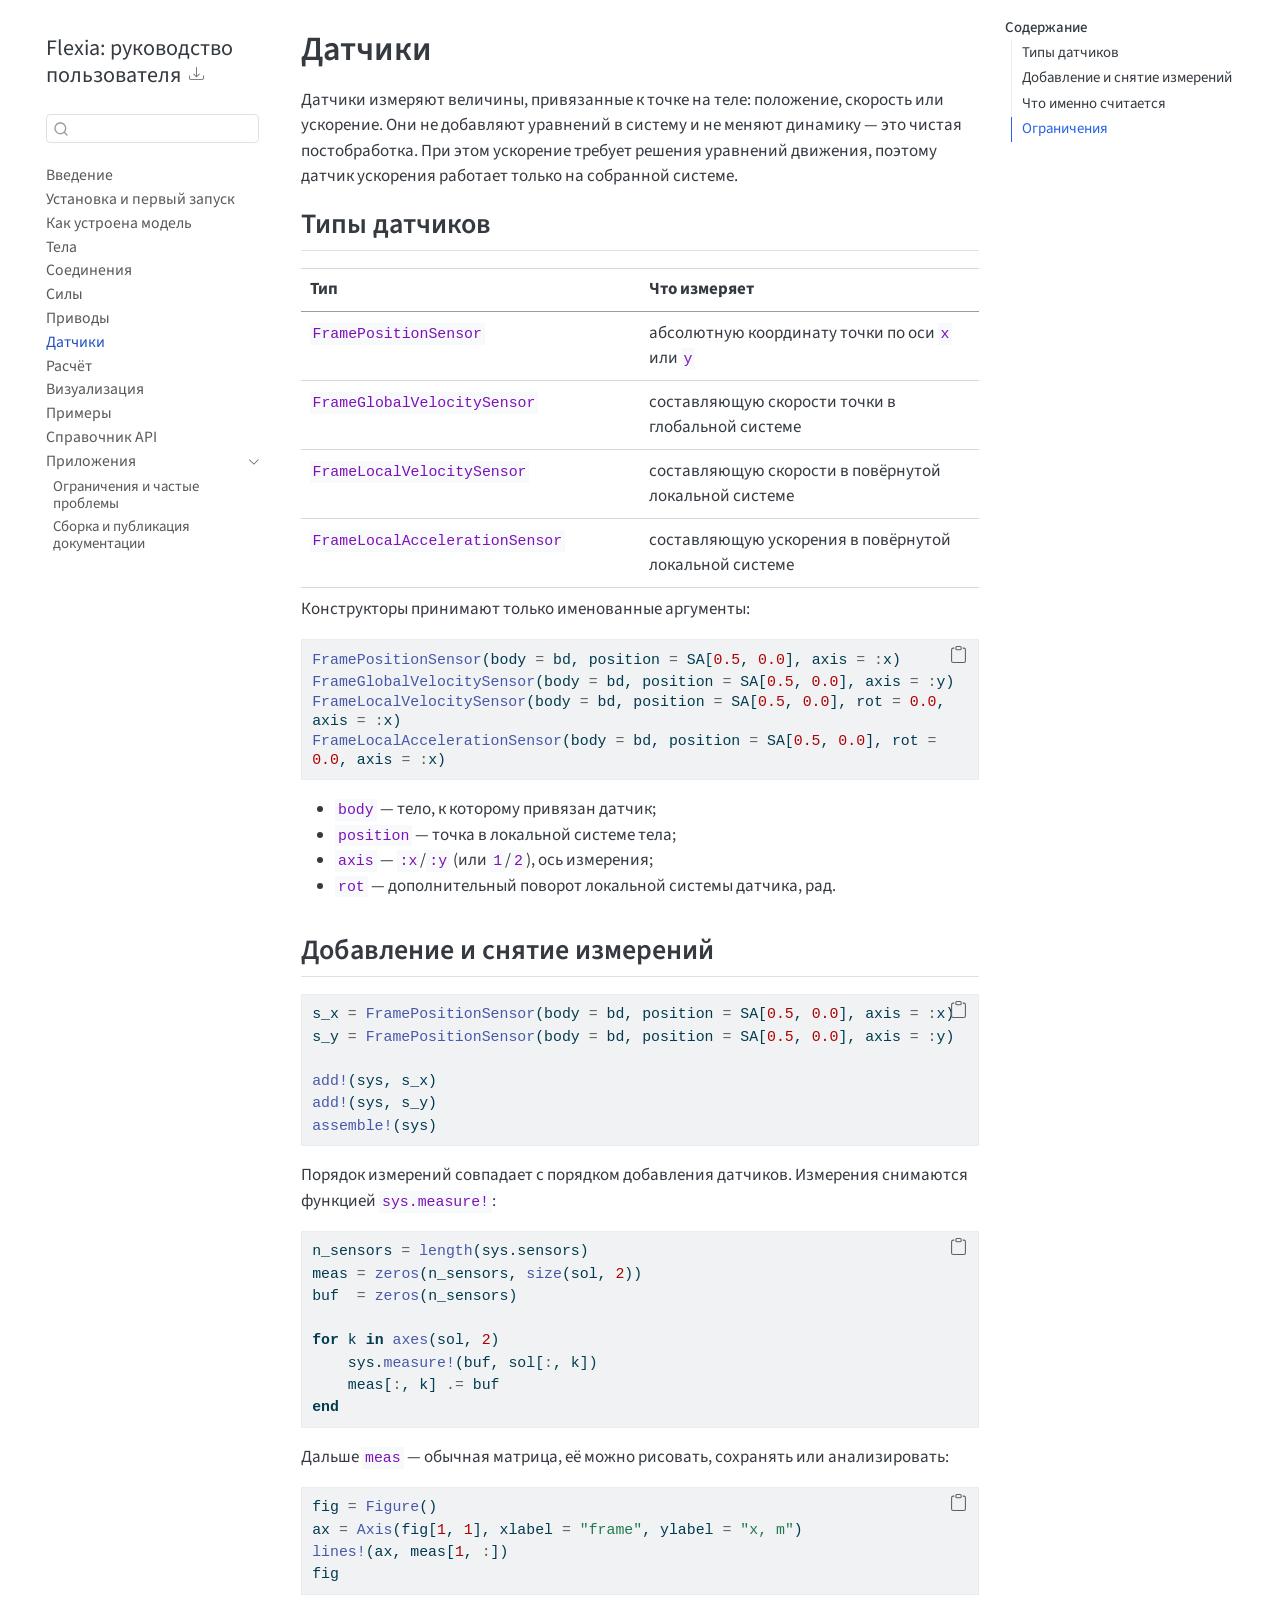
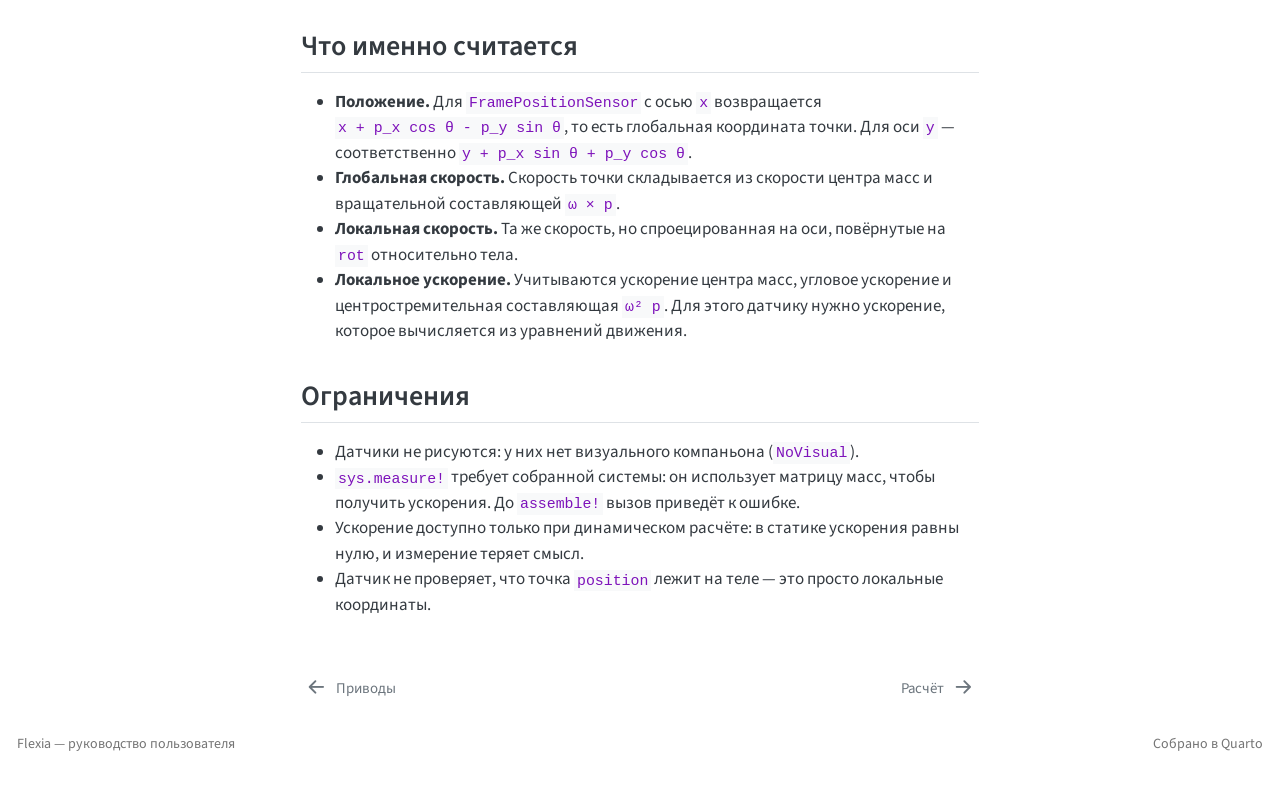
<file: sensors.html>
<!DOCTYPE html>
<html xmlns="http://www.w3.org/1999/xhtml" lang="ru" xml:lang="ru"><head>

<meta charset="utf-8">
<meta name="generator" content="quarto-1.7.32">

<meta name="viewport" content="width=device-width, initial-scale=1.0, user-scalable=yes">


<title>Датчики – Flexia: руководство пользователя</title>
<style>
code{white-space: pre-wrap;}
span.smallcaps{font-variant: small-caps;}
div.columns{display: flex; gap: min(4vw, 1.5em);}
div.column{flex: auto; overflow-x: auto;}
div.hanging-indent{margin-left: 1.5em; text-indent: -1.5em;}
ul.task-list{list-style: none;}
ul.task-list li input[type="checkbox"] {
  width: 0.8em;
  margin: 0 0.8em 0.2em -1em; /* quarto-specific, see https://github.com/quarto-dev/quarto-cli/issues/4556 */ 
  vertical-align: middle;
}
/* CSS for syntax highlighting */
html { -webkit-text-size-adjust: 100%; }
pre > code.sourceCode { white-space: pre; position: relative; }
pre > code.sourceCode > span { display: inline-block; line-height: 1.25; }
pre > code.sourceCode > span:empty { height: 1.2em; }
.sourceCode { overflow: visible; }
code.sourceCode > span { color: inherit; text-decoration: inherit; }
div.sourceCode { margin: 1em 0; }
pre.sourceCode { margin: 0; }
@media screen {
div.sourceCode { overflow: auto; }
}
@media print {
pre > code.sourceCode { white-space: pre-wrap; }
pre > code.sourceCode > span { text-indent: -5em; padding-left: 5em; }
}
pre.numberSource code
  { counter-reset: source-line 0; }
pre.numberSource code > span
  { position: relative; left: -4em; counter-increment: source-line; }
pre.numberSource code > span > a:first-child::before
  { content: counter(source-line);
    position: relative; left: -1em; text-align: right; vertical-align: baseline;
    border: none; display: inline-block;
    -webkit-touch-callout: none; -webkit-user-select: none;
    -khtml-user-select: none; -moz-user-select: none;
    -ms-user-select: none; user-select: none;
    padding: 0 4px; width: 4em;
  }
pre.numberSource { margin-left: 3em;  padding-left: 4px; }
div.sourceCode
  {   }
@media screen {
pre > code.sourceCode > span > a:first-child::before { text-decoration: underline; }
}
</style>


<script src="site_libs/quarto-nav/quarto-nav.js"></script>
<script src="site_libs/quarto-nav/headroom.min.js"></script>
<script src="site_libs/clipboard/clipboard.min.js"></script>
<script src="site_libs/quarto-search/autocomplete.umd.js"></script>
<script src="site_libs/quarto-search/fuse.min.js"></script>
<script src="site_libs/quarto-search/quarto-search.js"></script>
<meta name="quarto:offset" content="./">
<link href="./solving.html" rel="next">
<link href="./actuators.html" rel="prev">
<script src="site_libs/quarto-html/quarto.js" type="module"></script>
<script src="site_libs/quarto-html/tabsets/tabsets.js" type="module"></script>
<script src="site_libs/quarto-html/popper.min.js"></script>
<script src="site_libs/quarto-html/tippy.umd.min.js"></script>
<script src="site_libs/quarto-html/anchor.min.js"></script>
<link href="site_libs/quarto-html/tippy.css" rel="stylesheet">
<link href="site_libs/quarto-html/quarto-syntax-highlighting-37eea08aefeeee20ff55810ff984fec1.css" rel="stylesheet" id="quarto-text-highlighting-styles">
<script src="site_libs/bootstrap/bootstrap.min.js"></script>
<link href="site_libs/bootstrap/bootstrap-icons.css" rel="stylesheet">
<link href="site_libs/bootstrap/bootstrap-a3732d25a03fccaf0a7ba6a3c2233265.min.css" rel="stylesheet" append-hash="true" id="quarto-bootstrap" data-mode="light">
<script id="quarto-search-options" type="application/json">{
  "location": "sidebar",
  "copy-button": false,
  "collapse-after": 3,
  "panel-placement": "start",
  "type": "textbox",
  "limit": 50,
  "keyboard-shortcut": [
    "f",
    "/",
    "s"
  ],
  "show-item-context": false,
  "language": {
    "search-no-results-text": "Поиск не дал результатов",
    "search-matching-documents-text": "Результаты поиска",
    "search-copy-link-title": "Скопировать ссылку",
    "search-hide-matches-text": "Скрыть дополнительные результаты",
    "search-more-match-text": "дополнительный результат в этом документе",
    "search-more-matches-text": "дополнительных результата(-ов) в этом документе",
    "search-clear-button-title": "Очистить",
    "search-text-placeholder": "",
    "search-detached-cancel-button-title": "Отменить",
    "search-submit-button-title": "Найти",
    "search-label": "Поиск"
  }
}</script>


</head>

<body class="nav-sidebar floating quarto-light">

<div id="quarto-search-results"></div>
  <header id="quarto-header" class="headroom fixed-top">
  <nav class="quarto-secondary-nav">
    <div class="container-fluid d-flex">
      <button type="button" class="quarto-btn-toggle btn" data-bs-toggle="collapse" role="button" data-bs-target=".quarto-sidebar-collapse-item" aria-controls="quarto-sidebar" aria-expanded="false" aria-label="Переключить боковую панель навигации" onclick="if (window.quartoToggleHeadroom) { window.quartoToggleHeadroom(); }">
        <i class="bi bi-layout-text-sidebar-reverse"></i>
      </button>
        <nav class="quarto-page-breadcrumbs" aria-label="breadcrumb"><ol class="breadcrumb"><li class="breadcrumb-item"><a href="./sensors.html"><span class="chapter-title">Датчики</span></a></li></ol></nav>
        <a class="flex-grow-1" role="navigation" data-bs-toggle="collapse" data-bs-target=".quarto-sidebar-collapse-item" aria-controls="quarto-sidebar" aria-expanded="false" aria-label="Переключить боковую панель навигации" onclick="if (window.quartoToggleHeadroom) { window.quartoToggleHeadroom(); }">      
        </a>
      <button type="button" class="btn quarto-search-button" aria-label="Поиск" onclick="window.quartoOpenSearch();">
        <i class="bi bi-search"></i>
      </button>
    </div>
  </nav>
</header>
<!-- content -->
<div id="quarto-content" class="quarto-container page-columns page-rows-contents page-layout-article">
<!-- sidebar -->
  <nav id="quarto-sidebar" class="sidebar collapse collapse-horizontal quarto-sidebar-collapse-item sidebar-navigation floating overflow-auto">
    <div class="pt-lg-2 mt-2 text-left sidebar-header">
    <div class="sidebar-title mb-0 py-0">
      <a href="./">Flexia: руководство пользователя</a> 
        <div class="sidebar-tools-main">
    <div class="dropdown">
      <a href="" title="Download" id="quarto-navigation-tool-dropdown-0" class="quarto-navigation-tool dropdown-toggle px-1" data-bs-toggle="dropdown" aria-expanded="false" role="link" aria-label="Download"><i class="bi bi-download"></i></a>
      <ul class="dropdown-menu" aria-labelledby="quarto-navigation-tool-dropdown-0">
          <li>
            <a class="dropdown-item sidebar-tools-main-item" href="./Flexia-manual.pdf">
              <i class="bi bi-file-pdf pe-1"></i>
            Download PDF
            </a>
          </li>
          <li>
            <a class="dropdown-item sidebar-tools-main-item" href="./Flexia-manual.docx">
              <i class="bi bi-file-word pe-1"></i>
            Download Docx
            </a>
          </li>
      </ul>
    </div>
</div>
    </div>
      </div>
        <div class="mt-2 flex-shrink-0 align-items-center">
        <div class="sidebar-search">
        <div id="quarto-search" class="" title="Поиск"></div>
        </div>
        </div>
    <div class="sidebar-menu-container"> 
    <ul class="list-unstyled mt-1">
        <li class="sidebar-item">
  <div class="sidebar-item-container"> 
  <a href="./index.html" class="sidebar-item-text sidebar-link">
 <span class="menu-text">Введение</span></a>
  </div>
</li>
        <li class="sidebar-item">
  <div class="sidebar-item-container"> 
  <a href="./installation.html" class="sidebar-item-text sidebar-link"><span class="chapter-title">Установка и первый запуск</span></a>
  </div>
</li>
        <li class="sidebar-item">
  <div class="sidebar-item-container"> 
  <a href="./model.html" class="sidebar-item-text sidebar-link"><span class="chapter-title">Как устроена модель</span></a>
  </div>
</li>
        <li class="sidebar-item">
  <div class="sidebar-item-container"> 
  <a href="./bodies.html" class="sidebar-item-text sidebar-link"><span class="chapter-title">Тела</span></a>
  </div>
</li>
        <li class="sidebar-item">
  <div class="sidebar-item-container"> 
  <a href="./joints.html" class="sidebar-item-text sidebar-link"><span class="chapter-title">Соединения</span></a>
  </div>
</li>
        <li class="sidebar-item">
  <div class="sidebar-item-container"> 
  <a href="./forces.html" class="sidebar-item-text sidebar-link"><span class="chapter-title">Силы</span></a>
  </div>
</li>
        <li class="sidebar-item">
  <div class="sidebar-item-container"> 
  <a href="./actuators.html" class="sidebar-item-text sidebar-link"><span class="chapter-title">Приводы</span></a>
  </div>
</li>
        <li class="sidebar-item">
  <div class="sidebar-item-container"> 
  <a href="./sensors.html" class="sidebar-item-text sidebar-link active"><span class="chapter-title">Датчики</span></a>
  </div>
</li>
        <li class="sidebar-item">
  <div class="sidebar-item-container"> 
  <a href="./solving.html" class="sidebar-item-text sidebar-link"><span class="chapter-title">Расчёт</span></a>
  </div>
</li>
        <li class="sidebar-item">
  <div class="sidebar-item-container"> 
  <a href="./visualization.html" class="sidebar-item-text sidebar-link"><span class="chapter-title">Визуализация</span></a>
  </div>
</li>
        <li class="sidebar-item">
  <div class="sidebar-item-container"> 
  <a href="./examples.html" class="sidebar-item-text sidebar-link"><span class="chapter-title">Примеры</span></a>
  </div>
</li>
        <li class="sidebar-item">
  <div class="sidebar-item-container"> 
  <a href="./api.html" class="sidebar-item-text sidebar-link"><span class="chapter-title">Справочник API</span></a>
  </div>
</li>
        <li class="sidebar-item sidebar-item-section">
      <div class="sidebar-item-container"> 
            <a class="sidebar-item-text sidebar-link text-start" data-bs-toggle="collapse" data-bs-target="#quarto-sidebar-section-1" role="navigation" aria-expanded="true">
 <span class="menu-text">Приложения</span></a>
          <a class="sidebar-item-toggle text-start" data-bs-toggle="collapse" data-bs-target="#quarto-sidebar-section-1" role="navigation" aria-expanded="true" aria-label="Переключить раздел">
            <i class="bi bi-chevron-right ms-2"></i>
          </a> 
      </div>
      <ul id="quarto-sidebar-section-1" class="collapse list-unstyled sidebar-section depth1 show">  
          <li class="sidebar-item">
  <div class="sidebar-item-container"> 
  <a href="./troubleshooting.html" class="sidebar-item-text sidebar-link"><span class="chapter-title">Ограничения и частые проблемы</span></a>
  </div>
</li>
          <li class="sidebar-item">
  <div class="sidebar-item-container"> 
  <a href="./publishing.html" class="sidebar-item-text sidebar-link"><span class="chapter-title">Сборка и публикация документации</span></a>
  </div>
</li>
      </ul>
  </li>
    </ul>
    </div>
</nav>
<div id="quarto-sidebar-glass" class="quarto-sidebar-collapse-item" data-bs-toggle="collapse" data-bs-target=".quarto-sidebar-collapse-item"></div>
<!-- margin-sidebar -->
    <div id="quarto-margin-sidebar" class="sidebar margin-sidebar">
        <nav id="TOC" role="doc-toc" class="toc-active">
    <h2 id="toc-title">Содержание</h2>
   
  <ul>
  <li><a href="#типы-датчиков" id="toc-типы-датчиков" class="nav-link active" data-scroll-target="#типы-датчиков">Типы датчиков</a></li>
  <li><a href="#добавление-и-снятие-измерений" id="toc-добавление-и-снятие-измерений" class="nav-link" data-scroll-target="#добавление-и-снятие-измерений">Добавление и снятие измерений</a></li>
  <li><a href="#что-именно-считается" id="toc-что-именно-считается" class="nav-link" data-scroll-target="#что-именно-считается">Что именно считается</a></li>
  <li><a href="#ограничения" id="toc-ограничения" class="nav-link" data-scroll-target="#ограничения">Ограничения</a></li>
  </ul>
</nav>
    </div>
<!-- main -->
<main class="content" id="quarto-document-content">

<header id="title-block-header" class="quarto-title-block default">
<div class="quarto-title">
<h1 class="title"><span class="chapter-title">Датчики</span></h1>
</div>



<div class="quarto-title-meta">

    
  
    
  </div>
  


</header>


<p>Датчики измеряют величины, привязанные к точке на теле: положение, скорость или ускорение. Они не добавляют уравнений в систему и не меняют динамику — это чистая постобработка. При этом ускорение требует решения уравнений движения, поэтому датчик ускорения работает только на собранной системе.</p>
<section id="типы-датчиков" class="level2">
<h2 class="anchored" data-anchor-id="типы-датчиков">Типы датчиков</h2>
<table class="caption-top table">
<colgroup>
<col style="width: 50%">
<col style="width: 50%">
</colgroup>
<thead>
<tr class="header">
<th>Тип</th>
<th>Что измеряет</th>
</tr>
</thead>
<tbody>
<tr class="odd">
<td><code>FramePositionSensor</code></td>
<td>абсолютную координату точки по оси <code>x</code> или <code>y</code></td>
</tr>
<tr class="even">
<td><code>FrameGlobalVelocitySensor</code></td>
<td>составляющую скорости точки в глобальной системе</td>
</tr>
<tr class="odd">
<td><code>FrameLocalVelocitySensor</code></td>
<td>составляющую скорости в повёрнутой локальной системе</td>
</tr>
<tr class="even">
<td><code>FrameLocalAccelerationSensor</code></td>
<td>составляющую ускорения в повёрнутой локальной системе</td>
</tr>
</tbody>
</table>
<p>Конструкторы принимают только именованные аргументы:</p>
<div class="sourceCode" id="cb1"><pre class="sourceCode julia code-with-copy"><code class="sourceCode julia"><span id="cb1-1"><a href="#cb1-1" aria-hidden="true" tabindex="-1"></a><span class="fu">FramePositionSensor</span>(body <span class="op">=</span> bd, position <span class="op">=</span> SA[<span class="fl">0.5</span>, <span class="fl">0.0</span>], axis <span class="op">=</span> <span class="op">:</span>x)</span>
<span id="cb1-2"><a href="#cb1-2" aria-hidden="true" tabindex="-1"></a><span class="fu">FrameGlobalVelocitySensor</span>(body <span class="op">=</span> bd, position <span class="op">=</span> SA[<span class="fl">0.5</span>, <span class="fl">0.0</span>], axis <span class="op">=</span> <span class="op">:</span>y)</span>
<span id="cb1-3"><a href="#cb1-3" aria-hidden="true" tabindex="-1"></a><span class="fu">FrameLocalVelocitySensor</span>(body <span class="op">=</span> bd, position <span class="op">=</span> SA[<span class="fl">0.5</span>, <span class="fl">0.0</span>], rot <span class="op">=</span> <span class="fl">0.0</span>, axis <span class="op">=</span> <span class="op">:</span>x)</span>
<span id="cb1-4"><a href="#cb1-4" aria-hidden="true" tabindex="-1"></a><span class="fu">FrameLocalAccelerationSensor</span>(body <span class="op">=</span> bd, position <span class="op">=</span> SA[<span class="fl">0.5</span>, <span class="fl">0.0</span>], rot <span class="op">=</span> <span class="fl">0.0</span>, axis <span class="op">=</span> <span class="op">:</span>x)</span></code><button title="Скопировать текст" class="code-copy-button"><i class="bi"></i></button></pre></div>
<ul>
<li><code>body</code> — тело, к которому привязан датчик;</li>
<li><code>position</code> — точка в локальной системе тела;</li>
<li><code>axis</code> — <code>:x</code>/<code>:y</code> (или <code>1</code>/<code>2</code>), ось измерения;</li>
<li><code>rot</code> — дополнительный поворот локальной системы датчика, рад.</li>
</ul>
</section>
<section id="добавление-и-снятие-измерений" class="level2">
<h2 class="anchored" data-anchor-id="добавление-и-снятие-измерений">Добавление и снятие измерений</h2>
<div class="sourceCode" id="cb2"><pre class="sourceCode julia code-with-copy"><code class="sourceCode julia"><span id="cb2-1"><a href="#cb2-1" aria-hidden="true" tabindex="-1"></a>s_x <span class="op">=</span> <span class="fu">FramePositionSensor</span>(body <span class="op">=</span> bd, position <span class="op">=</span> SA[<span class="fl">0.5</span>, <span class="fl">0.0</span>], axis <span class="op">=</span> <span class="op">:</span>x)</span>
<span id="cb2-2"><a href="#cb2-2" aria-hidden="true" tabindex="-1"></a>s_y <span class="op">=</span> <span class="fu">FramePositionSensor</span>(body <span class="op">=</span> bd, position <span class="op">=</span> SA[<span class="fl">0.5</span>, <span class="fl">0.0</span>], axis <span class="op">=</span> <span class="op">:</span>y)</span>
<span id="cb2-3"><a href="#cb2-3" aria-hidden="true" tabindex="-1"></a></span>
<span id="cb2-4"><a href="#cb2-4" aria-hidden="true" tabindex="-1"></a><span class="fu">add!</span>(sys, s_x)</span>
<span id="cb2-5"><a href="#cb2-5" aria-hidden="true" tabindex="-1"></a><span class="fu">add!</span>(sys, s_y)</span>
<span id="cb2-6"><a href="#cb2-6" aria-hidden="true" tabindex="-1"></a><span class="fu">assemble!</span>(sys)</span></code><button title="Скопировать текст" class="code-copy-button"><i class="bi"></i></button></pre></div>
<p>Порядок измерений совпадает с порядком добавления датчиков. Измерения снимаются функцией <code>sys.measure!</code>:</p>
<div class="sourceCode" id="cb3"><pre class="sourceCode julia code-with-copy"><code class="sourceCode julia"><span id="cb3-1"><a href="#cb3-1" aria-hidden="true" tabindex="-1"></a>n_sensors <span class="op">=</span> <span class="fu">length</span>(sys.sensors)</span>
<span id="cb3-2"><a href="#cb3-2" aria-hidden="true" tabindex="-1"></a>meas <span class="op">=</span> <span class="fu">zeros</span>(n_sensors, <span class="fu">size</span>(sol, <span class="fl">2</span>))</span>
<span id="cb3-3"><a href="#cb3-3" aria-hidden="true" tabindex="-1"></a>buf  <span class="op">=</span> <span class="fu">zeros</span>(n_sensors)</span>
<span id="cb3-4"><a href="#cb3-4" aria-hidden="true" tabindex="-1"></a></span>
<span id="cb3-5"><a href="#cb3-5" aria-hidden="true" tabindex="-1"></a><span class="cf">for</span> k <span class="kw">in</span> <span class="fu">axes</span>(sol, <span class="fl">2</span>)</span>
<span id="cb3-6"><a href="#cb3-6" aria-hidden="true" tabindex="-1"></a>    sys.<span class="fu">measure!</span>(buf, sol[<span class="op">:</span>, k])</span>
<span id="cb3-7"><a href="#cb3-7" aria-hidden="true" tabindex="-1"></a>    meas[<span class="op">:</span>, k] <span class="op">.=</span> buf</span>
<span id="cb3-8"><a href="#cb3-8" aria-hidden="true" tabindex="-1"></a><span class="cf">end</span></span></code><button title="Скопировать текст" class="code-copy-button"><i class="bi"></i></button></pre></div>
<p>Дальше <code>meas</code> — обычная матрица, её можно рисовать, сохранять или анализировать:</p>
<div class="sourceCode" id="cb4"><pre class="sourceCode julia code-with-copy"><code class="sourceCode julia"><span id="cb4-1"><a href="#cb4-1" aria-hidden="true" tabindex="-1"></a>fig <span class="op">=</span> <span class="fu">Figure</span>()</span>
<span id="cb4-2"><a href="#cb4-2" aria-hidden="true" tabindex="-1"></a>ax <span class="op">=</span> <span class="fu">Axis</span>(fig[<span class="fl">1</span>, <span class="fl">1</span>], xlabel <span class="op">=</span> <span class="st">"frame"</span>, ylabel <span class="op">=</span> <span class="st">"x, m"</span>)</span>
<span id="cb4-3"><a href="#cb4-3" aria-hidden="true" tabindex="-1"></a><span class="fu">lines!</span>(ax, meas[<span class="fl">1</span>, <span class="op">:</span>])</span>
<span id="cb4-4"><a href="#cb4-4" aria-hidden="true" tabindex="-1"></a>fig</span></code><button title="Скопировать текст" class="code-copy-button"><i class="bi"></i></button></pre></div>
</section>
<section id="что-именно-считается" class="level2">
<h2 class="anchored" data-anchor-id="что-именно-считается">Что именно считается</h2>
<ul>
<li><strong>Положение.</strong> Для <code>FramePositionSensor</code> с осью <code>x</code> возвращается <code>x + p_x cos θ - p_y sin θ</code>, то есть глобальная координата точки. Для оси <code>y</code> — соответственно <code>y + p_x sin θ + p_y cos θ</code>.</li>
<li><strong>Глобальная скорость.</strong> Скорость точки складывается из скорости центра масс и вращательной составляющей <code>ω × p</code>.</li>
<li><strong>Локальная скорость.</strong> Та же скорость, но спроецированная на оси, повёрнутые на <code>rot</code> относительно тела.</li>
<li><strong>Локальное ускорение.</strong> Учитываются ускорение центра масс, угловое ускорение и центростремительная составляющая <code>ω² p</code>. Для этого датчику нужно ускорение, которое вычисляется из уравнений движения.</li>
</ul>
</section>
<section id="ограничения" class="level2">
<h2 class="anchored" data-anchor-id="ограничения">Ограничения</h2>
<ul>
<li>Датчики не рисуются: у них нет визуального компаньона (<code>NoVisual</code>).</li>
<li><code>sys.measure!</code> требует собранной системы: он использует матрицу масс, чтобы получить ускорения. До <code>assemble!</code> вызов приведёт к ошибке.</li>
<li>Ускорение доступно только при динамическом расчёте: в статике ускорения равны нулю, и измерение теряет смысл.</li>
<li>Датчик не проверяет, что точка <code>position</code> лежит на теле — это просто локальные координаты.</li>
</ul>


</section>

</main> <!-- /main -->
<script id="quarto-html-after-body" type="application/javascript">
  window.document.addEventListener("DOMContentLoaded", function (event) {
    const icon = "";
    const anchorJS = new window.AnchorJS();
    anchorJS.options = {
      placement: 'right',
      icon: icon
    };
    anchorJS.add('.anchored');
    const isCodeAnnotation = (el) => {
      for (const clz of el.classList) {
        if (clz.startsWith('code-annotation-')) {                     
          return true;
        }
      }
      return false;
    }
    const onCopySuccess = function(e) {
      // button target
      const button = e.trigger;
      // don't keep focus
      button.blur();
      // flash "checked"
      button.classList.add('code-copy-button-checked');
      var currentTitle = button.getAttribute("title");
      button.setAttribute("title", "Скопировано");
      let tooltip;
      if (window.bootstrap) {
        button.setAttribute("data-bs-toggle", "tooltip");
        button.setAttribute("data-bs-placement", "left");
        button.setAttribute("data-bs-title", "Скопировано");
        tooltip = new bootstrap.Tooltip(button, 
          { trigger: "manual", 
            customClass: "code-copy-button-tooltip",
            offset: [0, -8]});
        tooltip.show();    
      }
      setTimeout(function() {
        if (tooltip) {
          tooltip.hide();
          button.removeAttribute("data-bs-title");
          button.removeAttribute("data-bs-toggle");
          button.removeAttribute("data-bs-placement");
        }
        button.setAttribute("title", currentTitle);
        button.classList.remove('code-copy-button-checked');
      }, 1000);
      // clear code selection
      e.clearSelection();
    }
    const getTextToCopy = function(trigger) {
        const codeEl = trigger.previousElementSibling.cloneNode(true);
        for (const childEl of codeEl.children) {
          if (isCodeAnnotation(childEl)) {
            childEl.remove();
          }
        }
        return codeEl.innerText;
    }
    const clipboard = new window.ClipboardJS('.code-copy-button:not([data-in-quarto-modal])', {
      text: getTextToCopy
    });
    clipboard.on('success', onCopySuccess);
    if (window.document.getElementById('quarto-embedded-source-code-modal')) {
      const clipboardModal = new window.ClipboardJS('.code-copy-button[data-in-quarto-modal]', {
        text: getTextToCopy,
        container: window.document.getElementById('quarto-embedded-source-code-modal')
      });
      clipboardModal.on('success', onCopySuccess);
    }
      var localhostRegex = new RegExp(/^(?:http|https):\/\/localhost\:?[0-9]*\//);
      var mailtoRegex = new RegExp(/^mailto:/);
        var filterRegex = new RegExp('/' + window.location.host + '/');
      var isInternal = (href) => {
          return filterRegex.test(href) || localhostRegex.test(href) || mailtoRegex.test(href);
      }
      // Inspect non-navigation links and adorn them if external
     var links = window.document.querySelectorAll('a[href]:not(.nav-link):not(.navbar-brand):not(.toc-action):not(.sidebar-link):not(.sidebar-item-toggle):not(.pagination-link):not(.no-external):not([aria-hidden]):not(.dropdown-item):not(.quarto-navigation-tool):not(.about-link)');
      for (var i=0; i<links.length; i++) {
        const link = links[i];
        if (!isInternal(link.href)) {
          // undo the damage that might have been done by quarto-nav.js in the case of
          // links that we want to consider external
          if (link.dataset.originalHref !== undefined) {
            link.href = link.dataset.originalHref;
          }
            // target, if specified
            link.setAttribute("target", "_blank");
            if (link.getAttribute("rel") === null) {
              link.setAttribute("rel", "noopener");
            }
        }
      }
    function tippyHover(el, contentFn, onTriggerFn, onUntriggerFn) {
      const config = {
        allowHTML: true,
        maxWidth: 500,
        delay: 100,
        arrow: false,
        appendTo: function(el) {
            return el.parentElement;
        },
        interactive: true,
        interactiveBorder: 10,
        theme: 'quarto',
        placement: 'bottom-start',
      };
      if (contentFn) {
        config.content = contentFn;
      }
      if (onTriggerFn) {
        config.onTrigger = onTriggerFn;
      }
      if (onUntriggerFn) {
        config.onUntrigger = onUntriggerFn;
      }
      window.tippy(el, config); 
    }
    const noterefs = window.document.querySelectorAll('a[role="doc-noteref"]');
    for (var i=0; i<noterefs.length; i++) {
      const ref = noterefs[i];
      tippyHover(ref, function() {
        // use id or data attribute instead here
        let href = ref.getAttribute('data-footnote-href') || ref.getAttribute('href');
        try { href = new URL(href).hash; } catch {}
        const id = href.replace(/^#\/?/, "");
        const note = window.document.getElementById(id);
        if (note) {
          return note.innerHTML;
        } else {
          return "";
        }
      });
    }
    const xrefs = window.document.querySelectorAll('a.quarto-xref');
    const processXRef = (id, note) => {
      // Strip column container classes
      const stripColumnClz = (el) => {
        el.classList.remove("page-full", "page-columns");
        if (el.children) {
          for (const child of el.children) {
            stripColumnClz(child);
          }
        }
      }
      stripColumnClz(note)
      if (id === null || id.startsWith('sec-')) {
        // Special case sections, only their first couple elements
        const container = document.createElement("div");
        if (note.children && note.children.length > 2) {
          container.appendChild(note.children[0].cloneNode(true));
          for (let i = 1; i < note.children.length; i++) {
            const child = note.children[i];
            if (child.tagName === "P" && child.innerText === "") {
              continue;
            } else {
              container.appendChild(child.cloneNode(true));
              break;
            }
          }
          if (window.Quarto?.typesetMath) {
            window.Quarto.typesetMath(container);
          }
          return container.innerHTML
        } else {
          if (window.Quarto?.typesetMath) {
            window.Quarto.typesetMath(note);
          }
          return note.innerHTML;
        }
      } else {
        // Remove any anchor links if they are present
        const anchorLink = note.querySelector('a.anchorjs-link');
        if (anchorLink) {
          anchorLink.remove();
        }
        if (window.Quarto?.typesetMath) {
          window.Quarto.typesetMath(note);
        }
        if (note.classList.contains("callout")) {
          return note.outerHTML;
        } else {
          return note.innerHTML;
        }
      }
    }
    for (var i=0; i<xrefs.length; i++) {
      const xref = xrefs[i];
      tippyHover(xref, undefined, function(instance) {
        instance.disable();
        let url = xref.getAttribute('href');
        let hash = undefined; 
        if (url.startsWith('#')) {
          hash = url;
        } else {
          try { hash = new URL(url).hash; } catch {}
        }
        if (hash) {
          const id = hash.replace(/^#\/?/, "");
          const note = window.document.getElementById(id);
          if (note !== null) {
            try {
              const html = processXRef(id, note.cloneNode(true));
              instance.setContent(html);
            } finally {
              instance.enable();
              instance.show();
            }
          } else {
            // See if we can fetch this
            fetch(url.split('#')[0])
            .then(res => res.text())
            .then(html => {
              const parser = new DOMParser();
              const htmlDoc = parser.parseFromString(html, "text/html");
              const note = htmlDoc.getElementById(id);
              if (note !== null) {
                const html = processXRef(id, note);
                instance.setContent(html);
              } 
            }).finally(() => {
              instance.enable();
              instance.show();
            });
          }
        } else {
          // See if we can fetch a full url (with no hash to target)
          // This is a special case and we should probably do some content thinning / targeting
          fetch(url)
          .then(res => res.text())
          .then(html => {
            const parser = new DOMParser();
            const htmlDoc = parser.parseFromString(html, "text/html");
            const note = htmlDoc.querySelector('main.content');
            if (note !== null) {
              // This should only happen for chapter cross references
              // (since there is no id in the URL)
              // remove the first header
              if (note.children.length > 0 && note.children[0].tagName === "HEADER") {
                note.children[0].remove();
              }
              const html = processXRef(null, note);
              instance.setContent(html);
            } 
          }).finally(() => {
            instance.enable();
            instance.show();
          });
        }
      }, function(instance) {
      });
    }
        let selectedAnnoteEl;
        const selectorForAnnotation = ( cell, annotation) => {
          let cellAttr = 'data-code-cell="' + cell + '"';
          let lineAttr = 'data-code-annotation="' +  annotation + '"';
          const selector = 'span[' + cellAttr + '][' + lineAttr + ']';
          return selector;
        }
        const selectCodeLines = (annoteEl) => {
          const doc = window.document;
          const targetCell = annoteEl.getAttribute("data-target-cell");
          const targetAnnotation = annoteEl.getAttribute("data-target-annotation");
          const annoteSpan = window.document.querySelector(selectorForAnnotation(targetCell, targetAnnotation));
          const lines = annoteSpan.getAttribute("data-code-lines").split(",");
          const lineIds = lines.map((line) => {
            return targetCell + "-" + line;
          })
          let top = null;
          let height = null;
          let parent = null;
          if (lineIds.length > 0) {
              //compute the position of the single el (top and bottom and make a div)
              const el = window.document.getElementById(lineIds[0]);
              top = el.offsetTop;
              height = el.offsetHeight;
              parent = el.parentElement.parentElement;
            if (lineIds.length > 1) {
              const lastEl = window.document.getElementById(lineIds[lineIds.length - 1]);
              const bottom = lastEl.offsetTop + lastEl.offsetHeight;
              height = bottom - top;
            }
            if (top !== null && height !== null && parent !== null) {
              // cook up a div (if necessary) and position it 
              let div = window.document.getElementById("code-annotation-line-highlight");
              if (div === null) {
                div = window.document.createElement("div");
                div.setAttribute("id", "code-annotation-line-highlight");
                div.style.position = 'absolute';
                parent.appendChild(div);
              }
              div.style.top = top - 2 + "px";
              div.style.height = height + 4 + "px";
              div.style.left = 0;
              let gutterDiv = window.document.getElementById("code-annotation-line-highlight-gutter");
              if (gutterDiv === null) {
                gutterDiv = window.document.createElement("div");
                gutterDiv.setAttribute("id", "code-annotation-line-highlight-gutter");
                gutterDiv.style.position = 'absolute';
                const codeCell = window.document.getElementById(targetCell);
                const gutter = codeCell.querySelector('.code-annotation-gutter');
                gutter.appendChild(gutterDiv);
              }
              gutterDiv.style.top = top - 2 + "px";
              gutterDiv.style.height = height + 4 + "px";
            }
            selectedAnnoteEl = annoteEl;
          }
        };
        const unselectCodeLines = () => {
          const elementsIds = ["code-annotation-line-highlight", "code-annotation-line-highlight-gutter"];
          elementsIds.forEach((elId) => {
            const div = window.document.getElementById(elId);
            if (div) {
              div.remove();
            }
          });
          selectedAnnoteEl = undefined;
        };
          // Handle positioning of the toggle
      window.addEventListener(
        "resize",
        throttle(() => {
          elRect = undefined;
          if (selectedAnnoteEl) {
            selectCodeLines(selectedAnnoteEl);
          }
        }, 10)
      );
      function throttle(fn, ms) {
      let throttle = false;
      let timer;
        return (...args) => {
          if(!throttle) { // first call gets through
              fn.apply(this, args);
              throttle = true;
          } else { // all the others get throttled
              if(timer) clearTimeout(timer); // cancel #2
              timer = setTimeout(() => {
                fn.apply(this, args);
                timer = throttle = false;
              }, ms);
          }
        };
      }
        // Attach click handler to the DT
        const annoteDls = window.document.querySelectorAll('dt[data-target-cell]');
        for (const annoteDlNode of annoteDls) {
          annoteDlNode.addEventListener('click', (event) => {
            const clickedEl = event.target;
            if (clickedEl !== selectedAnnoteEl) {
              unselectCodeLines();
              const activeEl = window.document.querySelector('dt[data-target-cell].code-annotation-active');
              if (activeEl) {
                activeEl.classList.remove('code-annotation-active');
              }
              selectCodeLines(clickedEl);
              clickedEl.classList.add('code-annotation-active');
            } else {
              // Unselect the line
              unselectCodeLines();
              clickedEl.classList.remove('code-annotation-active');
            }
          });
        }
    const findCites = (el) => {
      const parentEl = el.parentElement;
      if (parentEl) {
        const cites = parentEl.dataset.cites;
        if (cites) {
          return {
            el,
            cites: cites.split(' ')
          };
        } else {
          return findCites(el.parentElement)
        }
      } else {
        return undefined;
      }
    };
    var bibliorefs = window.document.querySelectorAll('a[role="doc-biblioref"]');
    for (var i=0; i<bibliorefs.length; i++) {
      const ref = bibliorefs[i];
      const citeInfo = findCites(ref);
      if (citeInfo) {
        tippyHover(citeInfo.el, function() {
          var popup = window.document.createElement('div');
          citeInfo.cites.forEach(function(cite) {
            var citeDiv = window.document.createElement('div');
            citeDiv.classList.add('hanging-indent');
            citeDiv.classList.add('csl-entry');
            var biblioDiv = window.document.getElementById('ref-' + cite);
            if (biblioDiv) {
              citeDiv.innerHTML = biblioDiv.innerHTML;
            }
            popup.appendChild(citeDiv);
          });
          return popup.innerHTML;
        });
      }
    }
  });
  </script>
<nav class="page-navigation">
  <div class="nav-page nav-page-previous">
      <a href="./actuators.html" class="pagination-link" aria-label="Приводы">
        <i class="bi bi-arrow-left-short"></i> <span class="nav-page-text"><span class="chapter-title">Приводы</span></span>
      </a>          
  </div>
  <div class="nav-page nav-page-next">
      <a href="./solving.html" class="pagination-link" aria-label="Расчёт">
        <span class="nav-page-text"><span class="chapter-title">Расчёт</span></span> <i class="bi bi-arrow-right-short"></i>
      </a>
  </div>
</nav>
</div> <!-- /content -->
<footer class="footer">
  <div class="nav-footer">
    <div class="nav-footer-left">
<p>Flexia — руководство пользователя</p>
</div>   
    <div class="nav-footer-center">
      &nbsp;
    </div>
    <div class="nav-footer-right">
<p>Собрано в Quarto</p>
</div>
  </div>
</footer>




</body></html>
</file>
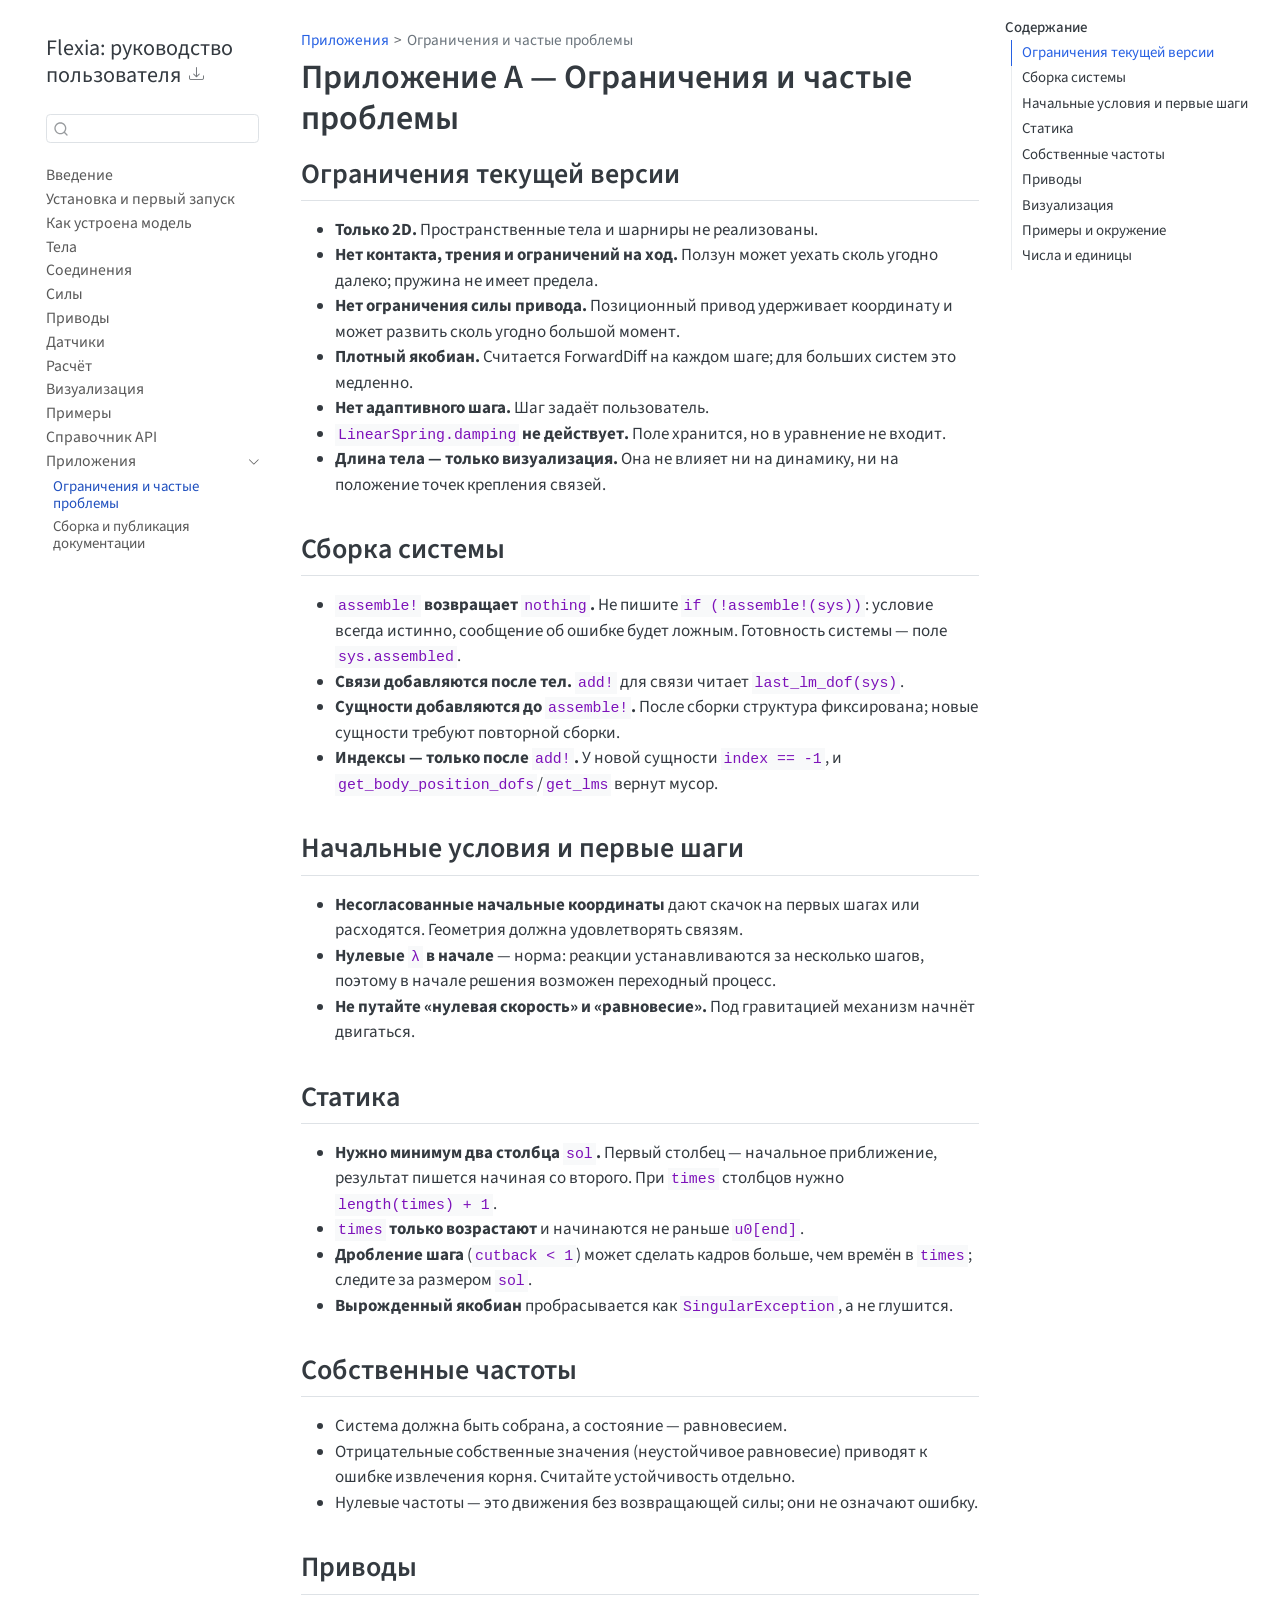
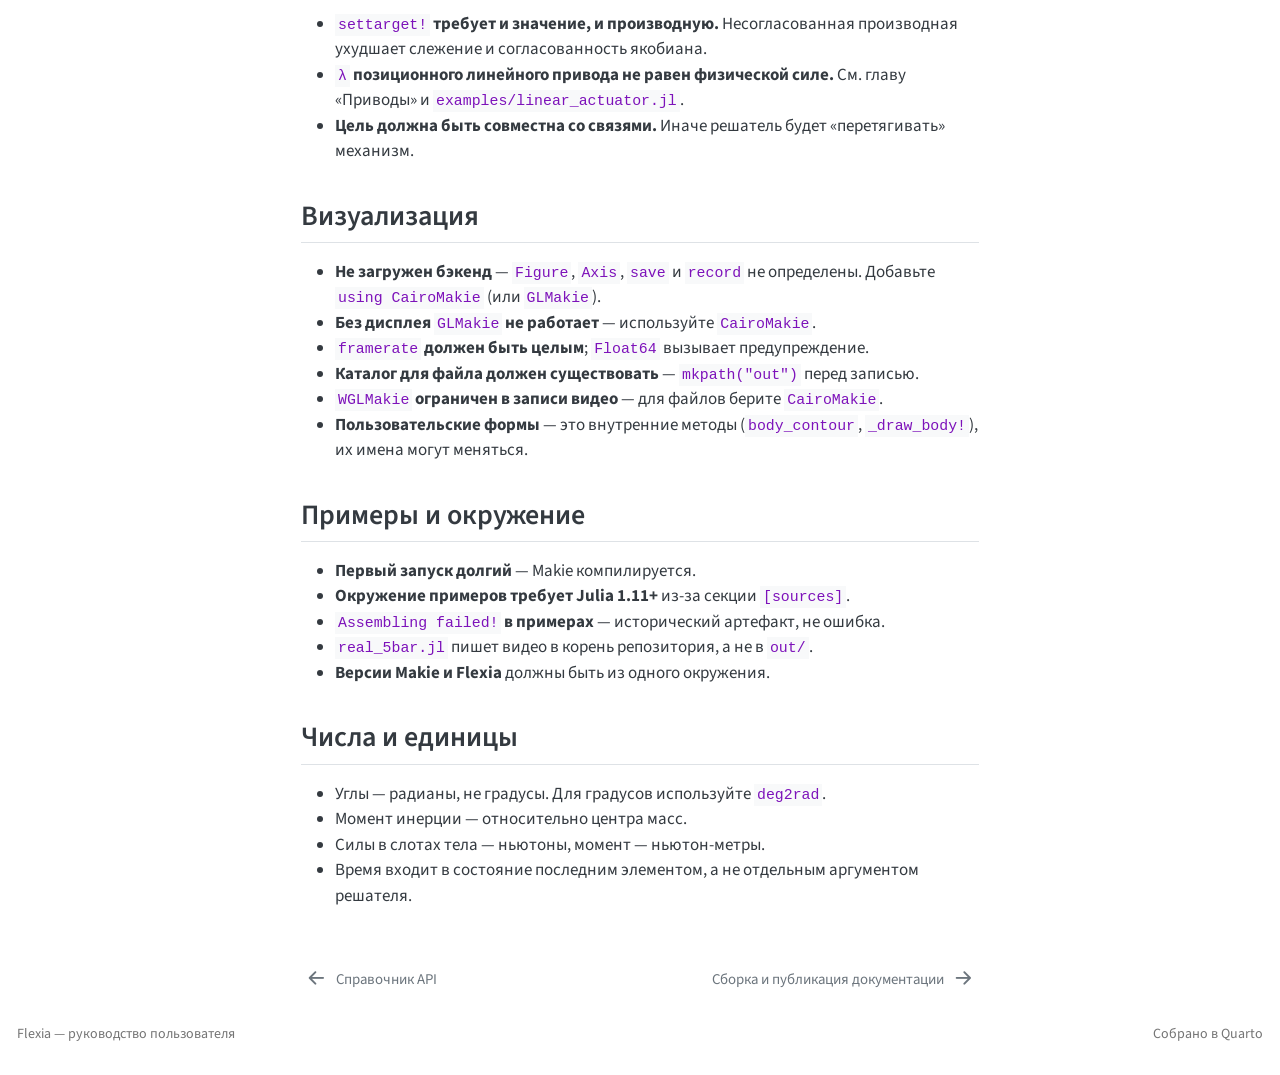
<file: troubleshooting.html>
<!DOCTYPE html>
<html xmlns="http://www.w3.org/1999/xhtml" lang="ru" xml:lang="ru"><head>

<meta charset="utf-8">
<meta name="generator" content="quarto-1.7.32">

<meta name="viewport" content="width=device-width, initial-scale=1.0, user-scalable=yes">


<title>Приложение A — Ограничения и частые проблемы – Flexia: руководство пользователя</title>
<style>
code{white-space: pre-wrap;}
span.smallcaps{font-variant: small-caps;}
div.columns{display: flex; gap: min(4vw, 1.5em);}
div.column{flex: auto; overflow-x: auto;}
div.hanging-indent{margin-left: 1.5em; text-indent: -1.5em;}
ul.task-list{list-style: none;}
ul.task-list li input[type="checkbox"] {
  width: 0.8em;
  margin: 0 0.8em 0.2em -1em; /* quarto-specific, see https://github.com/quarto-dev/quarto-cli/issues/4556 */ 
  vertical-align: middle;
}
</style>


<script src="site_libs/quarto-nav/quarto-nav.js"></script>
<script src="site_libs/quarto-nav/headroom.min.js"></script>
<script src="site_libs/clipboard/clipboard.min.js"></script>
<script src="site_libs/quarto-search/autocomplete.umd.js"></script>
<script src="site_libs/quarto-search/fuse.min.js"></script>
<script src="site_libs/quarto-search/quarto-search.js"></script>
<meta name="quarto:offset" content="./">
<link href="./publishing.html" rel="next">
<link href="./api.html" rel="prev">
<script src="site_libs/quarto-html/quarto.js" type="module"></script>
<script src="site_libs/quarto-html/tabsets/tabsets.js" type="module"></script>
<script src="site_libs/quarto-html/popper.min.js"></script>
<script src="site_libs/quarto-html/tippy.umd.min.js"></script>
<script src="site_libs/quarto-html/anchor.min.js"></script>
<link href="site_libs/quarto-html/tippy.css" rel="stylesheet">
<link href="site_libs/quarto-html/quarto-syntax-highlighting-37eea08aefeeee20ff55810ff984fec1.css" rel="stylesheet" id="quarto-text-highlighting-styles">
<script src="site_libs/bootstrap/bootstrap.min.js"></script>
<link href="site_libs/bootstrap/bootstrap-icons.css" rel="stylesheet">
<link href="site_libs/bootstrap/bootstrap-a3732d25a03fccaf0a7ba6a3c2233265.min.css" rel="stylesheet" append-hash="true" id="quarto-bootstrap" data-mode="light">
<script id="quarto-search-options" type="application/json">{
  "location": "sidebar",
  "copy-button": false,
  "collapse-after": 3,
  "panel-placement": "start",
  "type": "textbox",
  "limit": 50,
  "keyboard-shortcut": [
    "f",
    "/",
    "s"
  ],
  "show-item-context": false,
  "language": {
    "search-no-results-text": "Поиск не дал результатов",
    "search-matching-documents-text": "Результаты поиска",
    "search-copy-link-title": "Скопировать ссылку",
    "search-hide-matches-text": "Скрыть дополнительные результаты",
    "search-more-match-text": "дополнительный результат в этом документе",
    "search-more-matches-text": "дополнительных результата(-ов) в этом документе",
    "search-clear-button-title": "Очистить",
    "search-text-placeholder": "",
    "search-detached-cancel-button-title": "Отменить",
    "search-submit-button-title": "Найти",
    "search-label": "Поиск"
  }
}</script>


</head>

<body class="nav-sidebar floating quarto-light">

<div id="quarto-search-results"></div>
  <header id="quarto-header" class="headroom fixed-top">
  <nav class="quarto-secondary-nav">
    <div class="container-fluid d-flex">
      <button type="button" class="quarto-btn-toggle btn" data-bs-toggle="collapse" role="button" data-bs-target=".quarto-sidebar-collapse-item" aria-controls="quarto-sidebar" aria-expanded="false" aria-label="Переключить боковую панель навигации" onclick="if (window.quartoToggleHeadroom) { window.quartoToggleHeadroom(); }">
        <i class="bi bi-layout-text-sidebar-reverse"></i>
      </button>
        <nav class="quarto-page-breadcrumbs" aria-label="breadcrumb"><ol class="breadcrumb"><li class="breadcrumb-item"><a href="./troubleshooting.html">Приложения</a></li><li class="breadcrumb-item"><a href="./troubleshooting.html"><span class="chapter-title">Ограничения и частые проблемы</span></a></li></ol></nav>
        <a class="flex-grow-1" role="navigation" data-bs-toggle="collapse" data-bs-target=".quarto-sidebar-collapse-item" aria-controls="quarto-sidebar" aria-expanded="false" aria-label="Переключить боковую панель навигации" onclick="if (window.quartoToggleHeadroom) { window.quartoToggleHeadroom(); }">      
        </a>
      <button type="button" class="btn quarto-search-button" aria-label="Поиск" onclick="window.quartoOpenSearch();">
        <i class="bi bi-search"></i>
      </button>
    </div>
  </nav>
</header>
<!-- content -->
<div id="quarto-content" class="quarto-container page-columns page-rows-contents page-layout-article">
<!-- sidebar -->
  <nav id="quarto-sidebar" class="sidebar collapse collapse-horizontal quarto-sidebar-collapse-item sidebar-navigation floating overflow-auto">
    <div class="pt-lg-2 mt-2 text-left sidebar-header">
    <div class="sidebar-title mb-0 py-0">
      <a href="./">Flexia: руководство пользователя</a> 
        <div class="sidebar-tools-main">
    <div class="dropdown">
      <a href="" title="Download" id="quarto-navigation-tool-dropdown-0" class="quarto-navigation-tool dropdown-toggle px-1" data-bs-toggle="dropdown" aria-expanded="false" role="link" aria-label="Download"><i class="bi bi-download"></i></a>
      <ul class="dropdown-menu" aria-labelledby="quarto-navigation-tool-dropdown-0">
          <li>
            <a class="dropdown-item sidebar-tools-main-item" href="./Flexia-manual.pdf">
              <i class="bi bi-file-pdf pe-1"></i>
            Download PDF
            </a>
          </li>
          <li>
            <a class="dropdown-item sidebar-tools-main-item" href="./Flexia-manual.docx">
              <i class="bi bi-file-word pe-1"></i>
            Download Docx
            </a>
          </li>
      </ul>
    </div>
</div>
    </div>
      </div>
        <div class="mt-2 flex-shrink-0 align-items-center">
        <div class="sidebar-search">
        <div id="quarto-search" class="" title="Поиск"></div>
        </div>
        </div>
    <div class="sidebar-menu-container"> 
    <ul class="list-unstyled mt-1">
        <li class="sidebar-item">
  <div class="sidebar-item-container"> 
  <a href="./index.html" class="sidebar-item-text sidebar-link">
 <span class="menu-text">Введение</span></a>
  </div>
</li>
        <li class="sidebar-item">
  <div class="sidebar-item-container"> 
  <a href="./installation.html" class="sidebar-item-text sidebar-link"><span class="chapter-title">Установка и первый запуск</span></a>
  </div>
</li>
        <li class="sidebar-item">
  <div class="sidebar-item-container"> 
  <a href="./model.html" class="sidebar-item-text sidebar-link"><span class="chapter-title">Как устроена модель</span></a>
  </div>
</li>
        <li class="sidebar-item">
  <div class="sidebar-item-container"> 
  <a href="./bodies.html" class="sidebar-item-text sidebar-link"><span class="chapter-title">Тела</span></a>
  </div>
</li>
        <li class="sidebar-item">
  <div class="sidebar-item-container"> 
  <a href="./joints.html" class="sidebar-item-text sidebar-link"><span class="chapter-title">Соединения</span></a>
  </div>
</li>
        <li class="sidebar-item">
  <div class="sidebar-item-container"> 
  <a href="./forces.html" class="sidebar-item-text sidebar-link"><span class="chapter-title">Силы</span></a>
  </div>
</li>
        <li class="sidebar-item">
  <div class="sidebar-item-container"> 
  <a href="./actuators.html" class="sidebar-item-text sidebar-link"><span class="chapter-title">Приводы</span></a>
  </div>
</li>
        <li class="sidebar-item">
  <div class="sidebar-item-container"> 
  <a href="./sensors.html" class="sidebar-item-text sidebar-link"><span class="chapter-title">Датчики</span></a>
  </div>
</li>
        <li class="sidebar-item">
  <div class="sidebar-item-container"> 
  <a href="./solving.html" class="sidebar-item-text sidebar-link"><span class="chapter-title">Расчёт</span></a>
  </div>
</li>
        <li class="sidebar-item">
  <div class="sidebar-item-container"> 
  <a href="./visualization.html" class="sidebar-item-text sidebar-link"><span class="chapter-title">Визуализация</span></a>
  </div>
</li>
        <li class="sidebar-item">
  <div class="sidebar-item-container"> 
  <a href="./examples.html" class="sidebar-item-text sidebar-link"><span class="chapter-title">Примеры</span></a>
  </div>
</li>
        <li class="sidebar-item">
  <div class="sidebar-item-container"> 
  <a href="./api.html" class="sidebar-item-text sidebar-link"><span class="chapter-title">Справочник API</span></a>
  </div>
</li>
        <li class="sidebar-item sidebar-item-section">
      <div class="sidebar-item-container"> 
            <a class="sidebar-item-text sidebar-link text-start" data-bs-toggle="collapse" data-bs-target="#quarto-sidebar-section-1" role="navigation" aria-expanded="true">
 <span class="menu-text">Приложения</span></a>
          <a class="sidebar-item-toggle text-start" data-bs-toggle="collapse" data-bs-target="#quarto-sidebar-section-1" role="navigation" aria-expanded="true" aria-label="Переключить раздел">
            <i class="bi bi-chevron-right ms-2"></i>
          </a> 
      </div>
      <ul id="quarto-sidebar-section-1" class="collapse list-unstyled sidebar-section depth1 show">  
          <li class="sidebar-item">
  <div class="sidebar-item-container"> 
  <a href="./troubleshooting.html" class="sidebar-item-text sidebar-link active"><span class="chapter-title">Ограничения и частые проблемы</span></a>
  </div>
</li>
          <li class="sidebar-item">
  <div class="sidebar-item-container"> 
  <a href="./publishing.html" class="sidebar-item-text sidebar-link"><span class="chapter-title">Сборка и публикация документации</span></a>
  </div>
</li>
      </ul>
  </li>
    </ul>
    </div>
</nav>
<div id="quarto-sidebar-glass" class="quarto-sidebar-collapse-item" data-bs-toggle="collapse" data-bs-target=".quarto-sidebar-collapse-item"></div>
<!-- margin-sidebar -->
    <div id="quarto-margin-sidebar" class="sidebar margin-sidebar">
        <nav id="TOC" role="doc-toc" class="toc-active">
    <h2 id="toc-title">Содержание</h2>
   
  <ul>
  <li><a href="#ограничения-текущей-версии" id="toc-ограничения-текущей-версии" class="nav-link active" data-scroll-target="#ограничения-текущей-версии">Ограничения текущей версии</a></li>
  <li><a href="#сборка-системы" id="toc-сборка-системы" class="nav-link" data-scroll-target="#сборка-системы">Сборка системы</a></li>
  <li><a href="#начальные-условия-и-первые-шаги" id="toc-начальные-условия-и-первые-шаги" class="nav-link" data-scroll-target="#начальные-условия-и-первые-шаги">Начальные условия и первые шаги</a></li>
  <li><a href="#статика" id="toc-статика" class="nav-link" data-scroll-target="#статика">Статика</a></li>
  <li><a href="#собственные-частоты" id="toc-собственные-частоты" class="nav-link" data-scroll-target="#собственные-частоты">Собственные частоты</a></li>
  <li><a href="#приводы" id="toc-приводы" class="nav-link" data-scroll-target="#приводы">Приводы</a></li>
  <li><a href="#визуализация" id="toc-визуализация" class="nav-link" data-scroll-target="#визуализация">Визуализация</a></li>
  <li><a href="#примеры-и-окружение" id="toc-примеры-и-окружение" class="nav-link" data-scroll-target="#примеры-и-окружение">Примеры и окружение</a></li>
  <li><a href="#числа-и-единицы" id="toc-числа-и-единицы" class="nav-link" data-scroll-target="#числа-и-единицы">Числа и единицы</a></li>
  </ul>
</nav>
    </div>
<!-- main -->
<main class="content" id="quarto-document-content">

<header id="title-block-header" class="quarto-title-block default"><nav class="quarto-page-breadcrumbs quarto-title-breadcrumbs d-none d-lg-block" aria-label="breadcrumb"><ol class="breadcrumb"><li class="breadcrumb-item"><a href="./troubleshooting.html">Приложения</a></li><li class="breadcrumb-item"><a href="./troubleshooting.html"><span class="chapter-title">Ограничения и частые проблемы</span></a></li></ol></nav>
<div class="quarto-title">
<h1 class="title">Приложение A — Ограничения и частые проблемы</h1>
</div>



<div class="quarto-title-meta">

    
  
    
  </div>
  


</header>


<section id="ограничения-текущей-версии" class="level2">
<h2 class="anchored" data-anchor-id="ограничения-текущей-версии">Ограничения текущей версии</h2>
<ul>
<li><strong>Только 2D.</strong> Пространственные тела и шарниры не реализованы.</li>
<li><strong>Нет контакта, трения и ограничений на ход.</strong> Ползун может уехать сколь угодно далеко; пружина не имеет предела.</li>
<li><strong>Нет ограничения силы привода.</strong> Позиционный привод удерживает координату и может развить сколь угодно большой момент.</li>
<li><strong>Плотный якобиан.</strong> Считается ForwardDiff на каждом шаге; для больших систем это медленно.</li>
<li><strong>Нет адаптивного шага.</strong> Шаг задаёт пользователь.</li>
<li><strong><code>LinearSpring.damping</code> не действует.</strong> Поле хранится, но в уравнение не входит.</li>
<li><strong>Длина тела — только визуализация.</strong> Она не влияет ни на динамику, ни на положение точек крепления связей.</li>
</ul>
</section>
<section id="сборка-системы" class="level2">
<h2 class="anchored" data-anchor-id="сборка-системы">Сборка системы</h2>
<ul>
<li><strong><code>assemble!</code> возвращает <code>nothing</code>.</strong> Не пишите <code>if (!assemble!(sys))</code>: условие всегда истинно, сообщение об ошибке будет ложным. Готовность системы — поле <code>sys.assembled</code>.</li>
<li><strong>Связи добавляются после тел.</strong> <code>add!</code> для связи читает <code>last_lm_dof(sys)</code>.</li>
<li><strong>Сущности добавляются до <code>assemble!</code>.</strong> После сборки структура фиксирована; новые сущности требуют повторной сборки.</li>
<li><strong>Индексы — только после <code>add!</code>.</strong> У новой сущности <code>index == -1</code>, и <code>get_body_position_dofs</code>/<code>get_lms</code> вернут мусор.</li>
</ul>
</section>
<section id="начальные-условия-и-первые-шаги" class="level2">
<h2 class="anchored" data-anchor-id="начальные-условия-и-первые-шаги">Начальные условия и первые шаги</h2>
<ul>
<li><strong>Несогласованные начальные координаты</strong> дают скачок на первых шагах или расходятся. Геометрия должна удовлетворять связям.</li>
<li><strong>Нулевые <code>λ</code> в начале</strong> — норма: реакции устанавливаются за несколько шагов, поэтому в начале решения возможен переходный процесс.</li>
<li><strong>Не путайте «нулевая скорость» и «равновесие».</strong> Под гравитацией механизм начнёт двигаться.</li>
</ul>
</section>
<section id="статика" class="level2">
<h2 class="anchored" data-anchor-id="статика">Статика</h2>
<ul>
<li><strong>Нужно минимум два столбца <code>sol</code>.</strong> Первый столбец — начальное приближение, результат пишется начиная со второго. При <code>times</code> столбцов нужно <code>length(times) + 1</code>.</li>
<li><strong><code>times</code> только возрастают</strong> и начинаются не раньше <code>u0[end]</code>.</li>
<li><strong>Дробление шага</strong> (<code>cutback &lt; 1</code>) может сделать кадров больше, чем времён в <code>times</code>; следите за размером <code>sol</code>.</li>
<li><strong>Вырожденный якобиан</strong> пробрасывается как <code>SingularException</code>, а не глушится.</li>
</ul>
</section>
<section id="собственные-частоты" class="level2">
<h2 class="anchored" data-anchor-id="собственные-частоты">Собственные частоты</h2>
<ul>
<li>Система должна быть собрана, а состояние — равновесием.</li>
<li>Отрицательные собственные значения (неустойчивое равновесие) приводят к ошибке извлечения корня. Считайте устойчивость отдельно.</li>
<li>Нулевые частоты — это движения без возвращающей силы; они не означают ошибку.</li>
</ul>
</section>
<section id="приводы" class="level2">
<h2 class="anchored" data-anchor-id="приводы">Приводы</h2>
<ul>
<li><strong><code>settarget!</code> требует и значение, и производную.</strong> Несогласованная производная ухудшает слежение и согласованность якобиана.</li>
<li><strong><code>λ</code> позиционного линейного привода не равен физической силе.</strong> См. главу «Приводы» и <code>examples/linear_actuator.jl</code>.</li>
<li><strong>Цель должна быть совместна со связями.</strong> Иначе решатель будет «перетягивать» механизм.</li>
</ul>
</section>
<section id="визуализация" class="level2">
<h2 class="anchored" data-anchor-id="визуализация">Визуализация</h2>
<ul>
<li><strong>Не загружен бэкенд</strong> — <code>Figure</code>, <code>Axis</code>, <code>save</code> и <code>record</code> не определены. Добавьте <code>using CairoMakie</code> (или <code>GLMakie</code>).</li>
<li><strong>Без дисплея <code>GLMakie</code> не работает</strong> — используйте <code>CairoMakie</code>.</li>
<li><strong><code>framerate</code> должен быть целым</strong>; <code>Float64</code> вызывает предупреждение.</li>
<li><strong>Каталог для файла должен существовать</strong> — <code>mkpath("out")</code> перед записью.</li>
<li><strong><code>WGLMakie</code> ограничен в записи видео</strong> — для файлов берите <code>CairoMakie</code>.</li>
<li><strong>Пользовательские формы</strong> — это внутренние методы (<code>body_contour</code>, <code>_draw_body!</code>), их имена могут меняться.</li>
</ul>
</section>
<section id="примеры-и-окружение" class="level2">
<h2 class="anchored" data-anchor-id="примеры-и-окружение">Примеры и окружение</h2>
<ul>
<li><strong>Первый запуск долгий</strong> — Makie компилируется.</li>
<li><strong>Окружение примеров требует Julia 1.11+</strong> из-за секции <code>[sources]</code>.</li>
<li><strong><code>Assembling failed!</code> в примерах</strong> — исторический артефакт, не ошибка.</li>
<li><strong><code>real_5bar.jl</code></strong> пишет видео в корень репозитория, а не в <code>out/</code>.</li>
<li><strong>Версии Makie и Flexia</strong> должны быть из одного окружения.</li>
</ul>
</section>
<section id="числа-и-единицы" class="level2">
<h2 class="anchored" data-anchor-id="числа-и-единицы">Числа и единицы</h2>
<ul>
<li>Углы — радианы, не градусы. Для градусов используйте <code>deg2rad</code>.</li>
<li>Момент инерции — относительно центра масс.</li>
<li>Силы в слотах тела — ньютоны, момент — ньютон-метры.</li>
<li>Время входит в состояние последним элементом, а не отдельным аргументом решателя.</li>
</ul>


</section>

</main> <!-- /main -->
<script id="quarto-html-after-body" type="application/javascript">
  window.document.addEventListener("DOMContentLoaded", function (event) {
    const icon = "";
    const anchorJS = new window.AnchorJS();
    anchorJS.options = {
      placement: 'right',
      icon: icon
    };
    anchorJS.add('.anchored');
    const isCodeAnnotation = (el) => {
      for (const clz of el.classList) {
        if (clz.startsWith('code-annotation-')) {                     
          return true;
        }
      }
      return false;
    }
    const onCopySuccess = function(e) {
      // button target
      const button = e.trigger;
      // don't keep focus
      button.blur();
      // flash "checked"
      button.classList.add('code-copy-button-checked');
      var currentTitle = button.getAttribute("title");
      button.setAttribute("title", "Скопировано");
      let tooltip;
      if (window.bootstrap) {
        button.setAttribute("data-bs-toggle", "tooltip");
        button.setAttribute("data-bs-placement", "left");
        button.setAttribute("data-bs-title", "Скопировано");
        tooltip = new bootstrap.Tooltip(button, 
          { trigger: "manual", 
            customClass: "code-copy-button-tooltip",
            offset: [0, -8]});
        tooltip.show();    
      }
      setTimeout(function() {
        if (tooltip) {
          tooltip.hide();
          button.removeAttribute("data-bs-title");
          button.removeAttribute("data-bs-toggle");
          button.removeAttribute("data-bs-placement");
        }
        button.setAttribute("title", currentTitle);
        button.classList.remove('code-copy-button-checked');
      }, 1000);
      // clear code selection
      e.clearSelection();
    }
    const getTextToCopy = function(trigger) {
        const codeEl = trigger.previousElementSibling.cloneNode(true);
        for (const childEl of codeEl.children) {
          if (isCodeAnnotation(childEl)) {
            childEl.remove();
          }
        }
        return codeEl.innerText;
    }
    const clipboard = new window.ClipboardJS('.code-copy-button:not([data-in-quarto-modal])', {
      text: getTextToCopy
    });
    clipboard.on('success', onCopySuccess);
    if (window.document.getElementById('quarto-embedded-source-code-modal')) {
      const clipboardModal = new window.ClipboardJS('.code-copy-button[data-in-quarto-modal]', {
        text: getTextToCopy,
        container: window.document.getElementById('quarto-embedded-source-code-modal')
      });
      clipboardModal.on('success', onCopySuccess);
    }
      var localhostRegex = new RegExp(/^(?:http|https):\/\/localhost\:?[0-9]*\//);
      var mailtoRegex = new RegExp(/^mailto:/);
        var filterRegex = new RegExp('/' + window.location.host + '/');
      var isInternal = (href) => {
          return filterRegex.test(href) || localhostRegex.test(href) || mailtoRegex.test(href);
      }
      // Inspect non-navigation links and adorn them if external
     var links = window.document.querySelectorAll('a[href]:not(.nav-link):not(.navbar-brand):not(.toc-action):not(.sidebar-link):not(.sidebar-item-toggle):not(.pagination-link):not(.no-external):not([aria-hidden]):not(.dropdown-item):not(.quarto-navigation-tool):not(.about-link)');
      for (var i=0; i<links.length; i++) {
        const link = links[i];
        if (!isInternal(link.href)) {
          // undo the damage that might have been done by quarto-nav.js in the case of
          // links that we want to consider external
          if (link.dataset.originalHref !== undefined) {
            link.href = link.dataset.originalHref;
          }
            // target, if specified
            link.setAttribute("target", "_blank");
            if (link.getAttribute("rel") === null) {
              link.setAttribute("rel", "noopener");
            }
        }
      }
    function tippyHover(el, contentFn, onTriggerFn, onUntriggerFn) {
      const config = {
        allowHTML: true,
        maxWidth: 500,
        delay: 100,
        arrow: false,
        appendTo: function(el) {
            return el.parentElement;
        },
        interactive: true,
        interactiveBorder: 10,
        theme: 'quarto',
        placement: 'bottom-start',
      };
      if (contentFn) {
        config.content = contentFn;
      }
      if (onTriggerFn) {
        config.onTrigger = onTriggerFn;
      }
      if (onUntriggerFn) {
        config.onUntrigger = onUntriggerFn;
      }
      window.tippy(el, config); 
    }
    const noterefs = window.document.querySelectorAll('a[role="doc-noteref"]');
    for (var i=0; i<noterefs.length; i++) {
      const ref = noterefs[i];
      tippyHover(ref, function() {
        // use id or data attribute instead here
        let href = ref.getAttribute('data-footnote-href') || ref.getAttribute('href');
        try { href = new URL(href).hash; } catch {}
        const id = href.replace(/^#\/?/, "");
        const note = window.document.getElementById(id);
        if (note) {
          return note.innerHTML;
        } else {
          return "";
        }
      });
    }
    const xrefs = window.document.querySelectorAll('a.quarto-xref');
    const processXRef = (id, note) => {
      // Strip column container classes
      const stripColumnClz = (el) => {
        el.classList.remove("page-full", "page-columns");
        if (el.children) {
          for (const child of el.children) {
            stripColumnClz(child);
          }
        }
      }
      stripColumnClz(note)
      if (id === null || id.startsWith('sec-')) {
        // Special case sections, only their first couple elements
        const container = document.createElement("div");
        if (note.children && note.children.length > 2) {
          container.appendChild(note.children[0].cloneNode(true));
          for (let i = 1; i < note.children.length; i++) {
            const child = note.children[i];
            if (child.tagName === "P" && child.innerText === "") {
              continue;
            } else {
              container.appendChild(child.cloneNode(true));
              break;
            }
          }
          if (window.Quarto?.typesetMath) {
            window.Quarto.typesetMath(container);
          }
          return container.innerHTML
        } else {
          if (window.Quarto?.typesetMath) {
            window.Quarto.typesetMath(note);
          }
          return note.innerHTML;
        }
      } else {
        // Remove any anchor links if they are present
        const anchorLink = note.querySelector('a.anchorjs-link');
        if (anchorLink) {
          anchorLink.remove();
        }
        if (window.Quarto?.typesetMath) {
          window.Quarto.typesetMath(note);
        }
        if (note.classList.contains("callout")) {
          return note.outerHTML;
        } else {
          return note.innerHTML;
        }
      }
    }
    for (var i=0; i<xrefs.length; i++) {
      const xref = xrefs[i];
      tippyHover(xref, undefined, function(instance) {
        instance.disable();
        let url = xref.getAttribute('href');
        let hash = undefined; 
        if (url.startsWith('#')) {
          hash = url;
        } else {
          try { hash = new URL(url).hash; } catch {}
        }
        if (hash) {
          const id = hash.replace(/^#\/?/, "");
          const note = window.document.getElementById(id);
          if (note !== null) {
            try {
              const html = processXRef(id, note.cloneNode(true));
              instance.setContent(html);
            } finally {
              instance.enable();
              instance.show();
            }
          } else {
            // See if we can fetch this
            fetch(url.split('#')[0])
            .then(res => res.text())
            .then(html => {
              const parser = new DOMParser();
              const htmlDoc = parser.parseFromString(html, "text/html");
              const note = htmlDoc.getElementById(id);
              if (note !== null) {
                const html = processXRef(id, note);
                instance.setContent(html);
              } 
            }).finally(() => {
              instance.enable();
              instance.show();
            });
          }
        } else {
          // See if we can fetch a full url (with no hash to target)
          // This is a special case and we should probably do some content thinning / targeting
          fetch(url)
          .then(res => res.text())
          .then(html => {
            const parser = new DOMParser();
            const htmlDoc = parser.parseFromString(html, "text/html");
            const note = htmlDoc.querySelector('main.content');
            if (note !== null) {
              // This should only happen for chapter cross references
              // (since there is no id in the URL)
              // remove the first header
              if (note.children.length > 0 && note.children[0].tagName === "HEADER") {
                note.children[0].remove();
              }
              const html = processXRef(null, note);
              instance.setContent(html);
            } 
          }).finally(() => {
            instance.enable();
            instance.show();
          });
        }
      }, function(instance) {
      });
    }
        let selectedAnnoteEl;
        const selectorForAnnotation = ( cell, annotation) => {
          let cellAttr = 'data-code-cell="' + cell + '"';
          let lineAttr = 'data-code-annotation="' +  annotation + '"';
          const selector = 'span[' + cellAttr + '][' + lineAttr + ']';
          return selector;
        }
        const selectCodeLines = (annoteEl) => {
          const doc = window.document;
          const targetCell = annoteEl.getAttribute("data-target-cell");
          const targetAnnotation = annoteEl.getAttribute("data-target-annotation");
          const annoteSpan = window.document.querySelector(selectorForAnnotation(targetCell, targetAnnotation));
          const lines = annoteSpan.getAttribute("data-code-lines").split(",");
          const lineIds = lines.map((line) => {
            return targetCell + "-" + line;
          })
          let top = null;
          let height = null;
          let parent = null;
          if (lineIds.length > 0) {
              //compute the position of the single el (top and bottom and make a div)
              const el = window.document.getElementById(lineIds[0]);
              top = el.offsetTop;
              height = el.offsetHeight;
              parent = el.parentElement.parentElement;
            if (lineIds.length > 1) {
              const lastEl = window.document.getElementById(lineIds[lineIds.length - 1]);
              const bottom = lastEl.offsetTop + lastEl.offsetHeight;
              height = bottom - top;
            }
            if (top !== null && height !== null && parent !== null) {
              // cook up a div (if necessary) and position it 
              let div = window.document.getElementById("code-annotation-line-highlight");
              if (div === null) {
                div = window.document.createElement("div");
                div.setAttribute("id", "code-annotation-line-highlight");
                div.style.position = 'absolute';
                parent.appendChild(div);
              }
              div.style.top = top - 2 + "px";
              div.style.height = height + 4 + "px";
              div.style.left = 0;
              let gutterDiv = window.document.getElementById("code-annotation-line-highlight-gutter");
              if (gutterDiv === null) {
                gutterDiv = window.document.createElement("div");
                gutterDiv.setAttribute("id", "code-annotation-line-highlight-gutter");
                gutterDiv.style.position = 'absolute';
                const codeCell = window.document.getElementById(targetCell);
                const gutter = codeCell.querySelector('.code-annotation-gutter');
                gutter.appendChild(gutterDiv);
              }
              gutterDiv.style.top = top - 2 + "px";
              gutterDiv.style.height = height + 4 + "px";
            }
            selectedAnnoteEl = annoteEl;
          }
        };
        const unselectCodeLines = () => {
          const elementsIds = ["code-annotation-line-highlight", "code-annotation-line-highlight-gutter"];
          elementsIds.forEach((elId) => {
            const div = window.document.getElementById(elId);
            if (div) {
              div.remove();
            }
          });
          selectedAnnoteEl = undefined;
        };
          // Handle positioning of the toggle
      window.addEventListener(
        "resize",
        throttle(() => {
          elRect = undefined;
          if (selectedAnnoteEl) {
            selectCodeLines(selectedAnnoteEl);
          }
        }, 10)
      );
      function throttle(fn, ms) {
      let throttle = false;
      let timer;
        return (...args) => {
          if(!throttle) { // first call gets through
              fn.apply(this, args);
              throttle = true;
          } else { // all the others get throttled
              if(timer) clearTimeout(timer); // cancel #2
              timer = setTimeout(() => {
                fn.apply(this, args);
                timer = throttle = false;
              }, ms);
          }
        };
      }
        // Attach click handler to the DT
        const annoteDls = window.document.querySelectorAll('dt[data-target-cell]');
        for (const annoteDlNode of annoteDls) {
          annoteDlNode.addEventListener('click', (event) => {
            const clickedEl = event.target;
            if (clickedEl !== selectedAnnoteEl) {
              unselectCodeLines();
              const activeEl = window.document.querySelector('dt[data-target-cell].code-annotation-active');
              if (activeEl) {
                activeEl.classList.remove('code-annotation-active');
              }
              selectCodeLines(clickedEl);
              clickedEl.classList.add('code-annotation-active');
            } else {
              // Unselect the line
              unselectCodeLines();
              clickedEl.classList.remove('code-annotation-active');
            }
          });
        }
    const findCites = (el) => {
      const parentEl = el.parentElement;
      if (parentEl) {
        const cites = parentEl.dataset.cites;
        if (cites) {
          return {
            el,
            cites: cites.split(' ')
          };
        } else {
          return findCites(el.parentElement)
        }
      } else {
        return undefined;
      }
    };
    var bibliorefs = window.document.querySelectorAll('a[role="doc-biblioref"]');
    for (var i=0; i<bibliorefs.length; i++) {
      const ref = bibliorefs[i];
      const citeInfo = findCites(ref);
      if (citeInfo) {
        tippyHover(citeInfo.el, function() {
          var popup = window.document.createElement('div');
          citeInfo.cites.forEach(function(cite) {
            var citeDiv = window.document.createElement('div');
            citeDiv.classList.add('hanging-indent');
            citeDiv.classList.add('csl-entry');
            var biblioDiv = window.document.getElementById('ref-' + cite);
            if (biblioDiv) {
              citeDiv.innerHTML = biblioDiv.innerHTML;
            }
            popup.appendChild(citeDiv);
          });
          return popup.innerHTML;
        });
      }
    }
  });
  </script>
<nav class="page-navigation">
  <div class="nav-page nav-page-previous">
      <a href="./api.html" class="pagination-link" aria-label="Справочник API">
        <i class="bi bi-arrow-left-short"></i> <span class="nav-page-text"><span class="chapter-title">Справочник API</span></span>
      </a>          
  </div>
  <div class="nav-page nav-page-next">
      <a href="./publishing.html" class="pagination-link" aria-label="Сборка и публикация документации">
        <span class="nav-page-text"><span class="chapter-title">Сборка и публикация документации</span></span> <i class="bi bi-arrow-right-short"></i>
      </a>
  </div>
</nav>
</div> <!-- /content -->
<footer class="footer">
  <div class="nav-footer">
    <div class="nav-footer-left">
<p>Flexia — руководство пользователя</p>
</div>   
    <div class="nav-footer-center">
      &nbsp;
    </div>
    <div class="nav-footer-right">
<p>Собрано в Quarto</p>
</div>
  </div>
</footer>




</body></html>
</file>
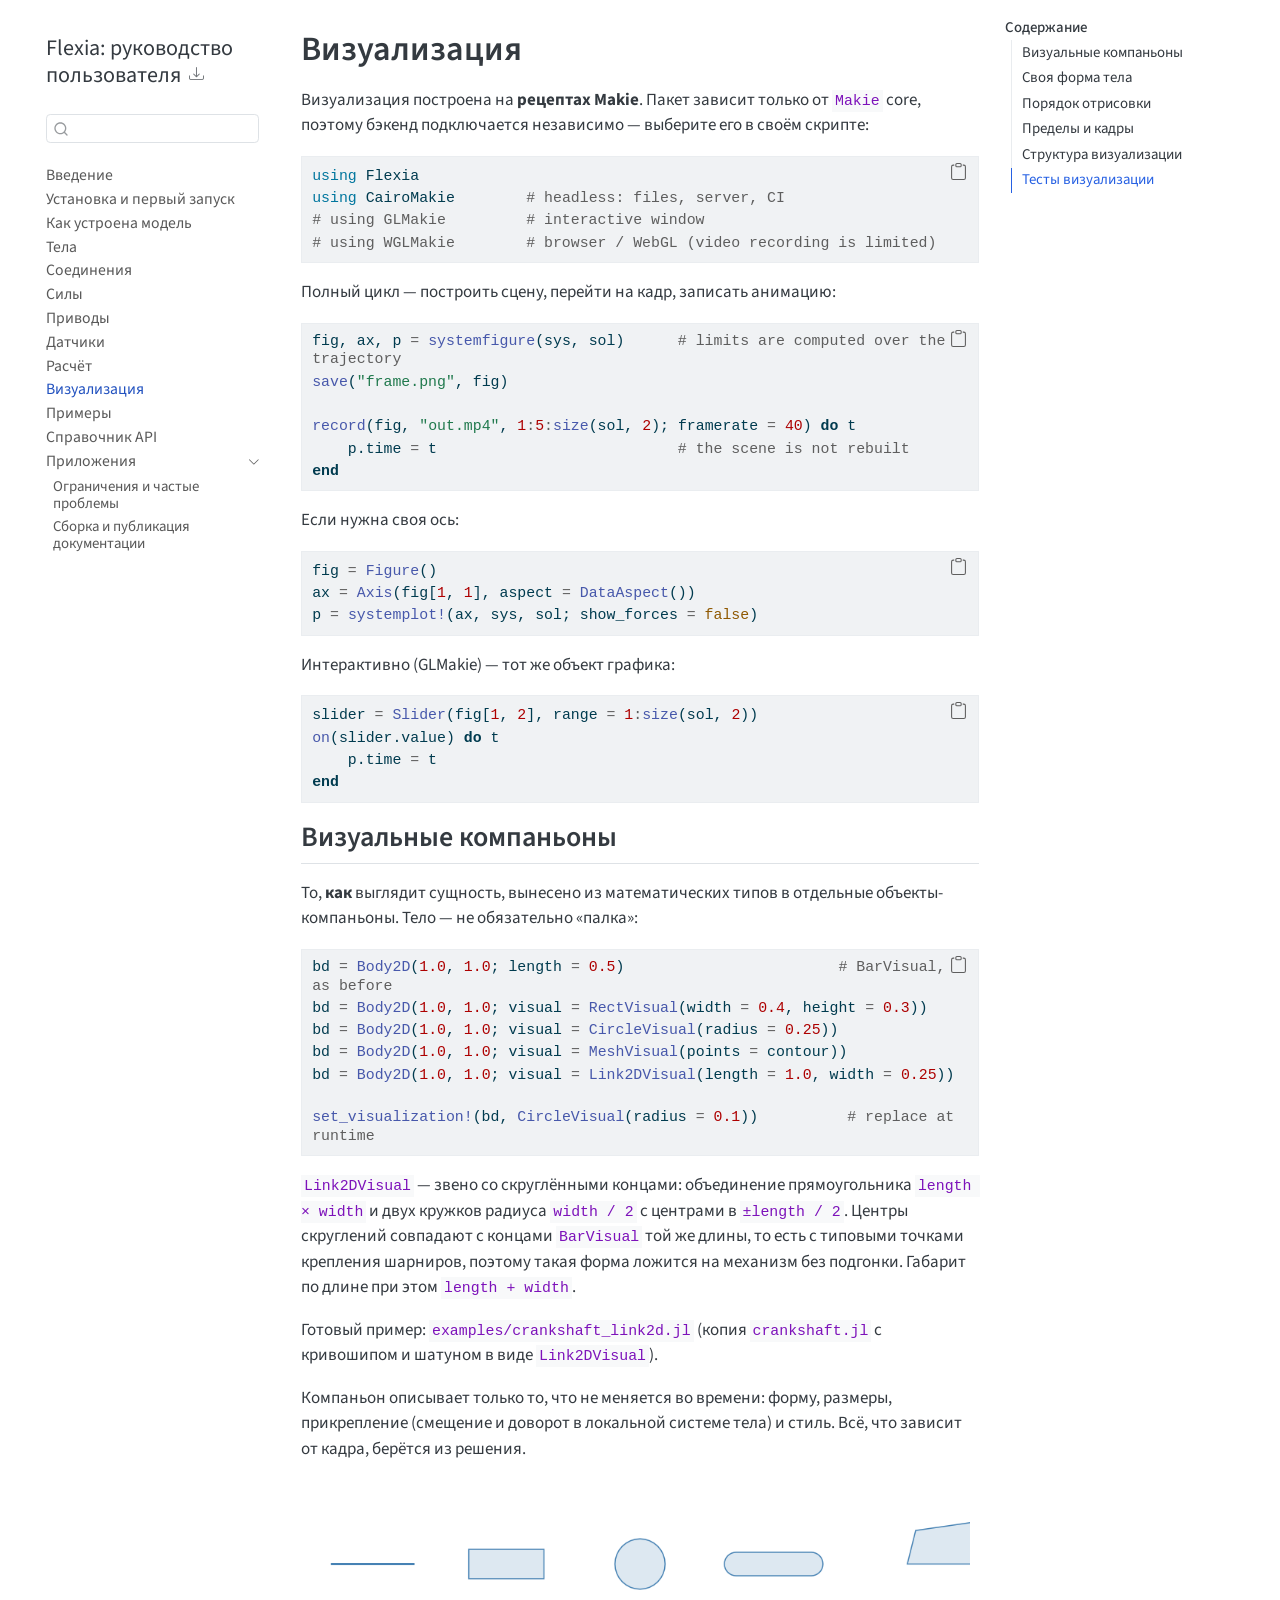
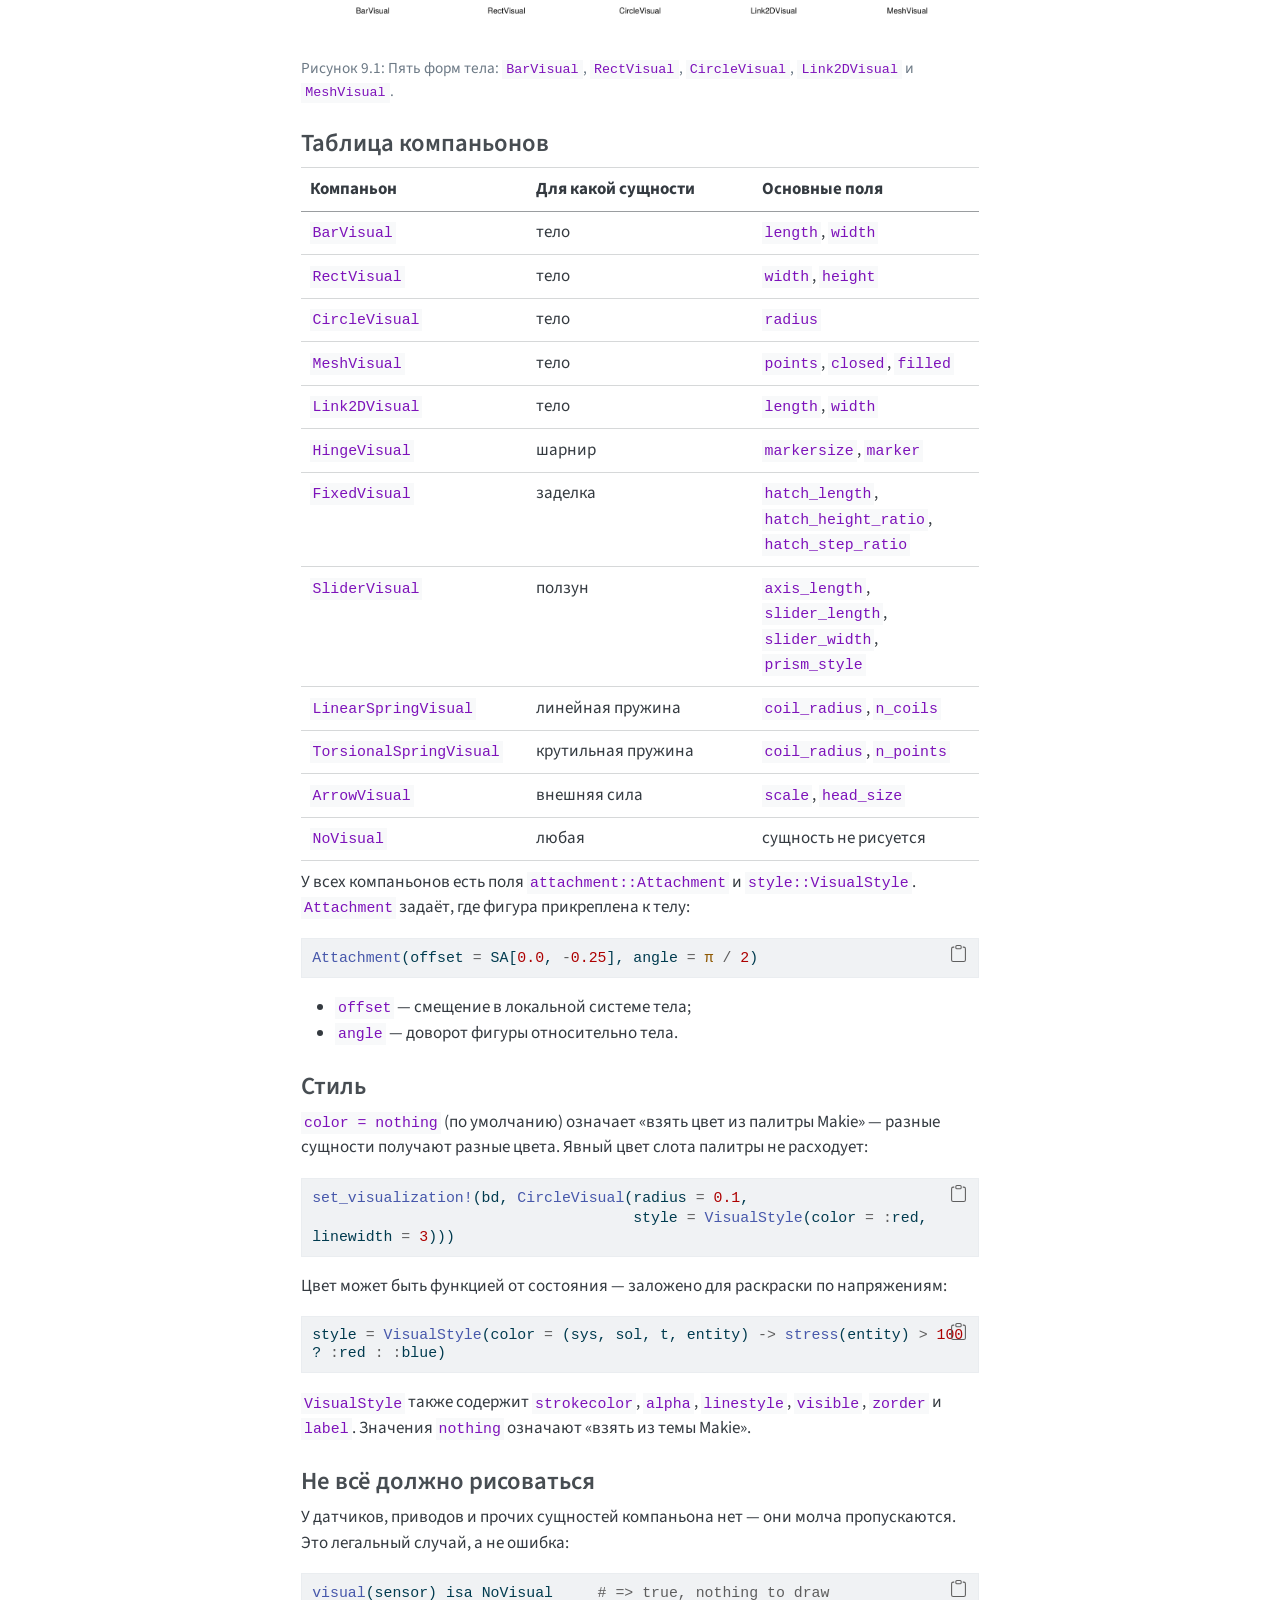
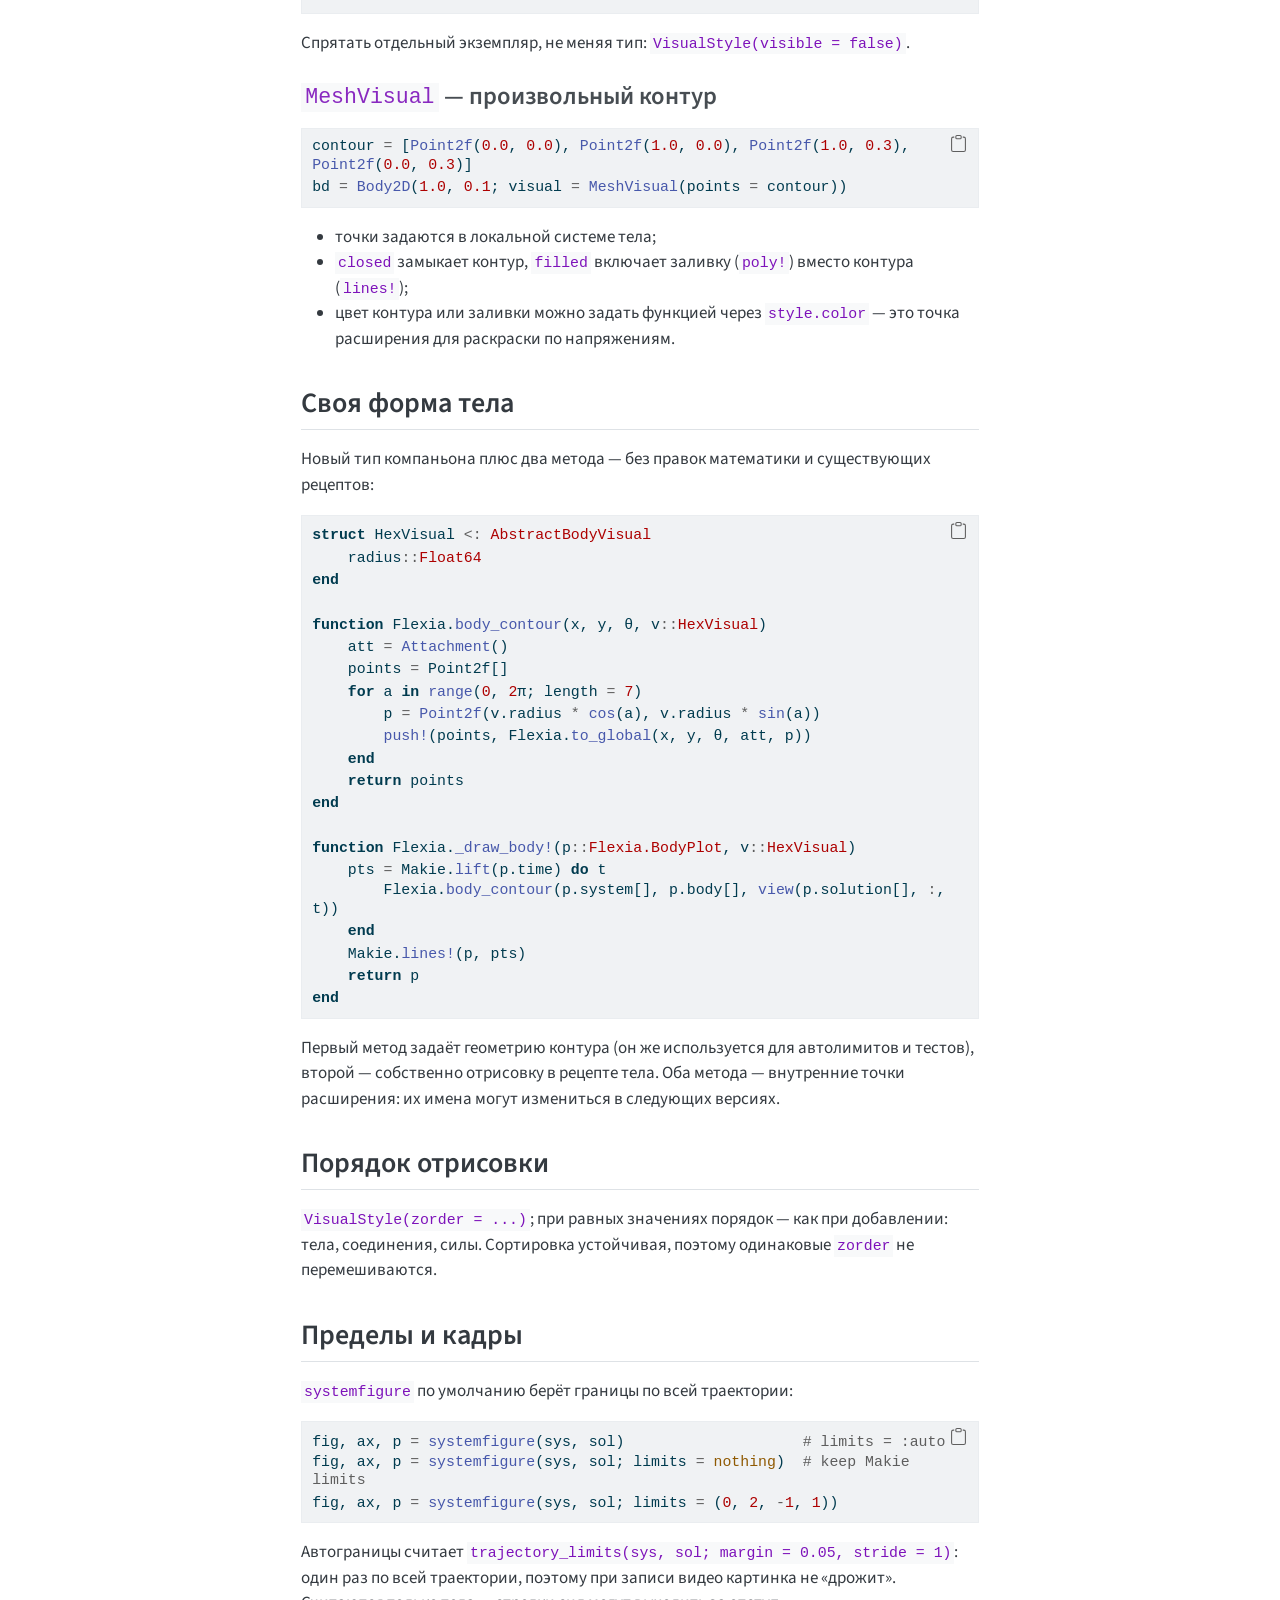
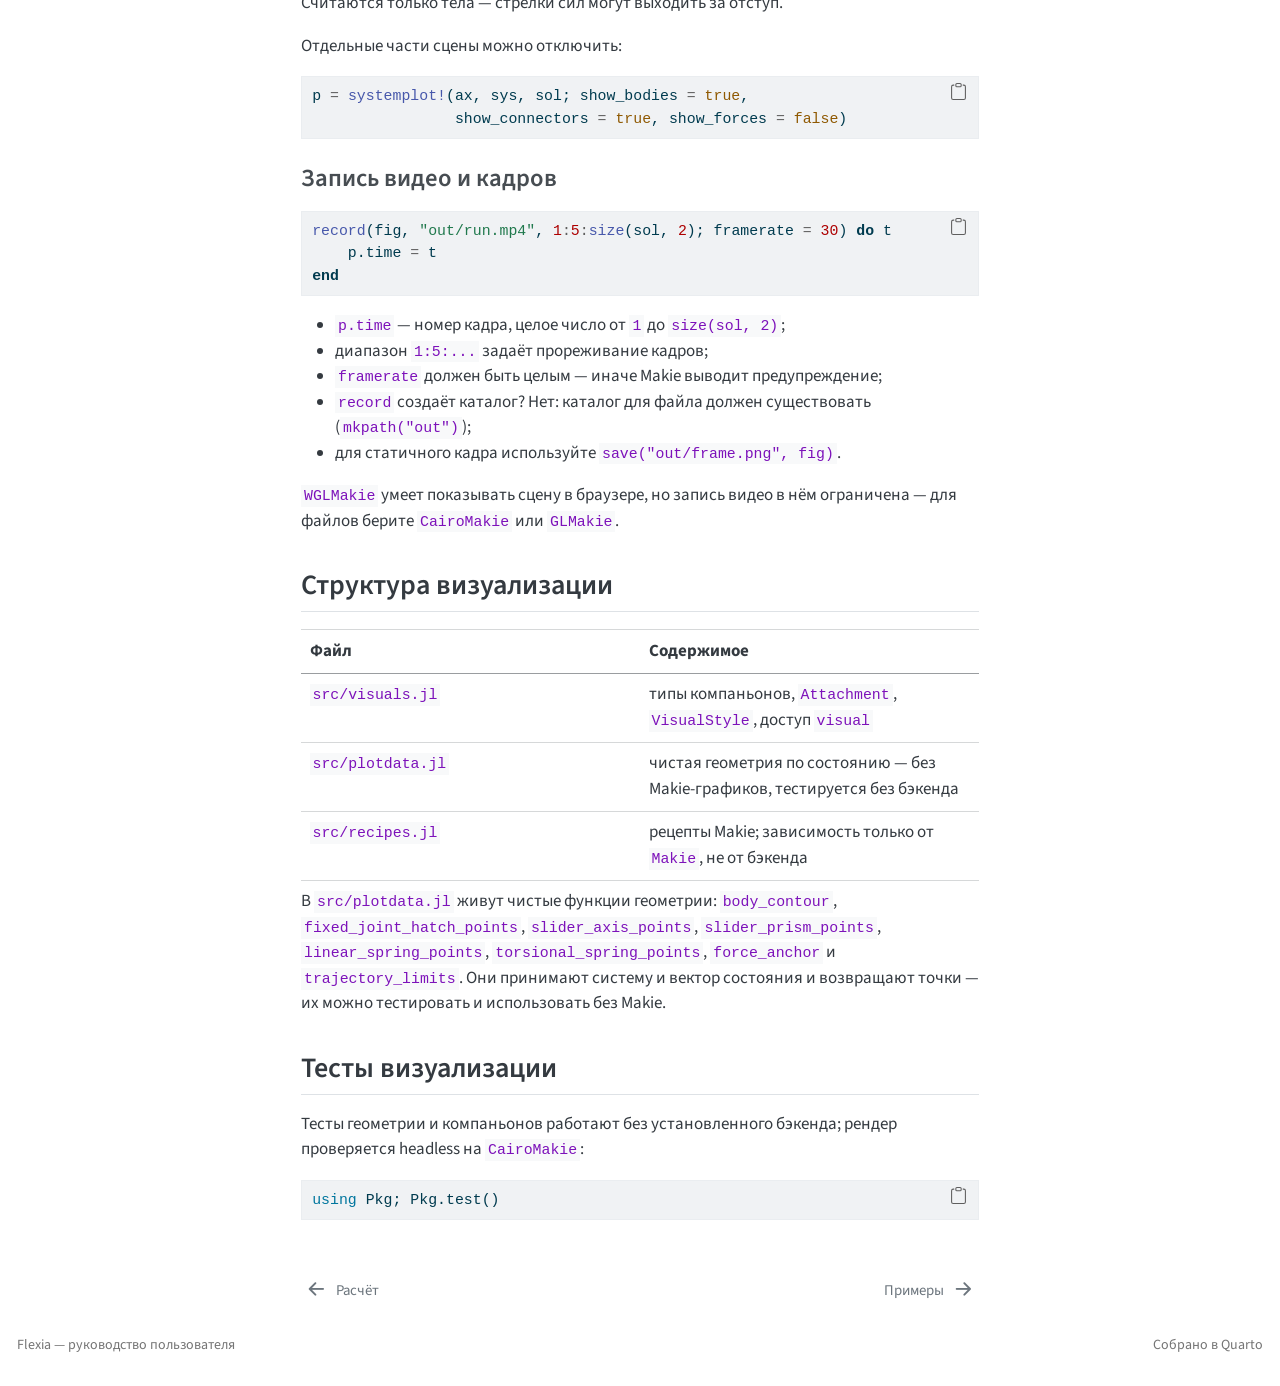
<file: visualization.html>
<!DOCTYPE html>
<html xmlns="http://www.w3.org/1999/xhtml" lang="ru" xml:lang="ru"><head>

<meta charset="utf-8">
<meta name="generator" content="quarto-1.7.32">

<meta name="viewport" content="width=device-width, initial-scale=1.0, user-scalable=yes">


<title>Визуализация – Flexia: руководство пользователя</title>
<style>
code{white-space: pre-wrap;}
span.smallcaps{font-variant: small-caps;}
div.columns{display: flex; gap: min(4vw, 1.5em);}
div.column{flex: auto; overflow-x: auto;}
div.hanging-indent{margin-left: 1.5em; text-indent: -1.5em;}
ul.task-list{list-style: none;}
ul.task-list li input[type="checkbox"] {
  width: 0.8em;
  margin: 0 0.8em 0.2em -1em; /* quarto-specific, see https://github.com/quarto-dev/quarto-cli/issues/4556 */ 
  vertical-align: middle;
}
/* CSS for syntax highlighting */
html { -webkit-text-size-adjust: 100%; }
pre > code.sourceCode { white-space: pre; position: relative; }
pre > code.sourceCode > span { display: inline-block; line-height: 1.25; }
pre > code.sourceCode > span:empty { height: 1.2em; }
.sourceCode { overflow: visible; }
code.sourceCode > span { color: inherit; text-decoration: inherit; }
div.sourceCode { margin: 1em 0; }
pre.sourceCode { margin: 0; }
@media screen {
div.sourceCode { overflow: auto; }
}
@media print {
pre > code.sourceCode { white-space: pre-wrap; }
pre > code.sourceCode > span { text-indent: -5em; padding-left: 5em; }
}
pre.numberSource code
  { counter-reset: source-line 0; }
pre.numberSource code > span
  { position: relative; left: -4em; counter-increment: source-line; }
pre.numberSource code > span > a:first-child::before
  { content: counter(source-line);
    position: relative; left: -1em; text-align: right; vertical-align: baseline;
    border: none; display: inline-block;
    -webkit-touch-callout: none; -webkit-user-select: none;
    -khtml-user-select: none; -moz-user-select: none;
    -ms-user-select: none; user-select: none;
    padding: 0 4px; width: 4em;
  }
pre.numberSource { margin-left: 3em;  padding-left: 4px; }
div.sourceCode
  {   }
@media screen {
pre > code.sourceCode > span > a:first-child::before { text-decoration: underline; }
}
</style>


<script src="site_libs/quarto-nav/quarto-nav.js"></script>
<script src="site_libs/quarto-nav/headroom.min.js"></script>
<script src="site_libs/clipboard/clipboard.min.js"></script>
<script src="site_libs/quarto-search/autocomplete.umd.js"></script>
<script src="site_libs/quarto-search/fuse.min.js"></script>
<script src="site_libs/quarto-search/quarto-search.js"></script>
<meta name="quarto:offset" content="./">
<link href="./examples.html" rel="next">
<link href="./solving.html" rel="prev">
<script src="site_libs/quarto-html/quarto.js" type="module"></script>
<script src="site_libs/quarto-html/tabsets/tabsets.js" type="module"></script>
<script src="site_libs/quarto-html/popper.min.js"></script>
<script src="site_libs/quarto-html/tippy.umd.min.js"></script>
<script src="site_libs/quarto-html/anchor.min.js"></script>
<link href="site_libs/quarto-html/tippy.css" rel="stylesheet">
<link href="site_libs/quarto-html/quarto-syntax-highlighting-37eea08aefeeee20ff55810ff984fec1.css" rel="stylesheet" id="quarto-text-highlighting-styles">
<script src="site_libs/bootstrap/bootstrap.min.js"></script>
<link href="site_libs/bootstrap/bootstrap-icons.css" rel="stylesheet">
<link href="site_libs/bootstrap/bootstrap-a3732d25a03fccaf0a7ba6a3c2233265.min.css" rel="stylesheet" append-hash="true" id="quarto-bootstrap" data-mode="light">
<script id="quarto-search-options" type="application/json">{
  "location": "sidebar",
  "copy-button": false,
  "collapse-after": 3,
  "panel-placement": "start",
  "type": "textbox",
  "limit": 50,
  "keyboard-shortcut": [
    "f",
    "/",
    "s"
  ],
  "show-item-context": false,
  "language": {
    "search-no-results-text": "Поиск не дал результатов",
    "search-matching-documents-text": "Результаты поиска",
    "search-copy-link-title": "Скопировать ссылку",
    "search-hide-matches-text": "Скрыть дополнительные результаты",
    "search-more-match-text": "дополнительный результат в этом документе",
    "search-more-matches-text": "дополнительных результата(-ов) в этом документе",
    "search-clear-button-title": "Очистить",
    "search-text-placeholder": "",
    "search-detached-cancel-button-title": "Отменить",
    "search-submit-button-title": "Найти",
    "search-label": "Поиск"
  }
}</script>


</head>

<body class="nav-sidebar floating quarto-light">

<div id="quarto-search-results"></div>
  <header id="quarto-header" class="headroom fixed-top">
  <nav class="quarto-secondary-nav">
    <div class="container-fluid d-flex">
      <button type="button" class="quarto-btn-toggle btn" data-bs-toggle="collapse" role="button" data-bs-target=".quarto-sidebar-collapse-item" aria-controls="quarto-sidebar" aria-expanded="false" aria-label="Переключить боковую панель навигации" onclick="if (window.quartoToggleHeadroom) { window.quartoToggleHeadroom(); }">
        <i class="bi bi-layout-text-sidebar-reverse"></i>
      </button>
        <nav class="quarto-page-breadcrumbs" aria-label="breadcrumb"><ol class="breadcrumb"><li class="breadcrumb-item"><a href="./visualization.html"><span class="chapter-title">Визуализация</span></a></li></ol></nav>
        <a class="flex-grow-1" role="navigation" data-bs-toggle="collapse" data-bs-target=".quarto-sidebar-collapse-item" aria-controls="quarto-sidebar" aria-expanded="false" aria-label="Переключить боковую панель навигации" onclick="if (window.quartoToggleHeadroom) { window.quartoToggleHeadroom(); }">      
        </a>
      <button type="button" class="btn quarto-search-button" aria-label="Поиск" onclick="window.quartoOpenSearch();">
        <i class="bi bi-search"></i>
      </button>
    </div>
  </nav>
</header>
<!-- content -->
<div id="quarto-content" class="quarto-container page-columns page-rows-contents page-layout-article">
<!-- sidebar -->
  <nav id="quarto-sidebar" class="sidebar collapse collapse-horizontal quarto-sidebar-collapse-item sidebar-navigation floating overflow-auto">
    <div class="pt-lg-2 mt-2 text-left sidebar-header">
    <div class="sidebar-title mb-0 py-0">
      <a href="./">Flexia: руководство пользователя</a> 
        <div class="sidebar-tools-main">
    <div class="dropdown">
      <a href="" title="Download" id="quarto-navigation-tool-dropdown-0" class="quarto-navigation-tool dropdown-toggle px-1" data-bs-toggle="dropdown" aria-expanded="false" role="link" aria-label="Download"><i class="bi bi-download"></i></a>
      <ul class="dropdown-menu" aria-labelledby="quarto-navigation-tool-dropdown-0">
          <li>
            <a class="dropdown-item sidebar-tools-main-item" href="./Flexia-manual.pdf">
              <i class="bi bi-file-pdf pe-1"></i>
            Download PDF
            </a>
          </li>
          <li>
            <a class="dropdown-item sidebar-tools-main-item" href="./Flexia-manual.docx">
              <i class="bi bi-file-word pe-1"></i>
            Download Docx
            </a>
          </li>
      </ul>
    </div>
</div>
    </div>
      </div>
        <div class="mt-2 flex-shrink-0 align-items-center">
        <div class="sidebar-search">
        <div id="quarto-search" class="" title="Поиск"></div>
        </div>
        </div>
    <div class="sidebar-menu-container"> 
    <ul class="list-unstyled mt-1">
        <li class="sidebar-item">
  <div class="sidebar-item-container"> 
  <a href="./index.html" class="sidebar-item-text sidebar-link">
 <span class="menu-text">Введение</span></a>
  </div>
</li>
        <li class="sidebar-item">
  <div class="sidebar-item-container"> 
  <a href="./installation.html" class="sidebar-item-text sidebar-link"><span class="chapter-title">Установка и первый запуск</span></a>
  </div>
</li>
        <li class="sidebar-item">
  <div class="sidebar-item-container"> 
  <a href="./model.html" class="sidebar-item-text sidebar-link"><span class="chapter-title">Как устроена модель</span></a>
  </div>
</li>
        <li class="sidebar-item">
  <div class="sidebar-item-container"> 
  <a href="./bodies.html" class="sidebar-item-text sidebar-link"><span class="chapter-title">Тела</span></a>
  </div>
</li>
        <li class="sidebar-item">
  <div class="sidebar-item-container"> 
  <a href="./joints.html" class="sidebar-item-text sidebar-link"><span class="chapter-title">Соединения</span></a>
  </div>
</li>
        <li class="sidebar-item">
  <div class="sidebar-item-container"> 
  <a href="./forces.html" class="sidebar-item-text sidebar-link"><span class="chapter-title">Силы</span></a>
  </div>
</li>
        <li class="sidebar-item">
  <div class="sidebar-item-container"> 
  <a href="./actuators.html" class="sidebar-item-text sidebar-link"><span class="chapter-title">Приводы</span></a>
  </div>
</li>
        <li class="sidebar-item">
  <div class="sidebar-item-container"> 
  <a href="./sensors.html" class="sidebar-item-text sidebar-link"><span class="chapter-title">Датчики</span></a>
  </div>
</li>
        <li class="sidebar-item">
  <div class="sidebar-item-container"> 
  <a href="./solving.html" class="sidebar-item-text sidebar-link"><span class="chapter-title">Расчёт</span></a>
  </div>
</li>
        <li class="sidebar-item">
  <div class="sidebar-item-container"> 
  <a href="./visualization.html" class="sidebar-item-text sidebar-link active"><span class="chapter-title">Визуализация</span></a>
  </div>
</li>
        <li class="sidebar-item">
  <div class="sidebar-item-container"> 
  <a href="./examples.html" class="sidebar-item-text sidebar-link"><span class="chapter-title">Примеры</span></a>
  </div>
</li>
        <li class="sidebar-item">
  <div class="sidebar-item-container"> 
  <a href="./api.html" class="sidebar-item-text sidebar-link"><span class="chapter-title">Справочник API</span></a>
  </div>
</li>
        <li class="sidebar-item sidebar-item-section">
      <div class="sidebar-item-container"> 
            <a class="sidebar-item-text sidebar-link text-start" data-bs-toggle="collapse" data-bs-target="#quarto-sidebar-section-1" role="navigation" aria-expanded="true">
 <span class="menu-text">Приложения</span></a>
          <a class="sidebar-item-toggle text-start" data-bs-toggle="collapse" data-bs-target="#quarto-sidebar-section-1" role="navigation" aria-expanded="true" aria-label="Переключить раздел">
            <i class="bi bi-chevron-right ms-2"></i>
          </a> 
      </div>
      <ul id="quarto-sidebar-section-1" class="collapse list-unstyled sidebar-section depth1 show">  
          <li class="sidebar-item">
  <div class="sidebar-item-container"> 
  <a href="./troubleshooting.html" class="sidebar-item-text sidebar-link"><span class="chapter-title">Ограничения и частые проблемы</span></a>
  </div>
</li>
          <li class="sidebar-item">
  <div class="sidebar-item-container"> 
  <a href="./publishing.html" class="sidebar-item-text sidebar-link"><span class="chapter-title">Сборка и публикация документации</span></a>
  </div>
</li>
      </ul>
  </li>
    </ul>
    </div>
</nav>
<div id="quarto-sidebar-glass" class="quarto-sidebar-collapse-item" data-bs-toggle="collapse" data-bs-target=".quarto-sidebar-collapse-item"></div>
<!-- margin-sidebar -->
    <div id="quarto-margin-sidebar" class="sidebar margin-sidebar">
        <nav id="TOC" role="doc-toc" class="toc-active">
    <h2 id="toc-title">Содержание</h2>
   
  <ul>
  <li><a href="#визуальные-компаньоны" id="toc-визуальные-компаньоны" class="nav-link active" data-scroll-target="#визуальные-компаньоны">Визуальные компаньоны</a>
  <ul class="collapse">
  <li><a href="#таблица-компаньонов" id="toc-таблица-компаньонов" class="nav-link" data-scroll-target="#таблица-компаньонов">Таблица компаньонов</a></li>
  <li><a href="#стиль" id="toc-стиль" class="nav-link" data-scroll-target="#стиль">Стиль</a></li>
  <li><a href="#не-всё-должно-рисоваться" id="toc-не-всё-должно-рисоваться" class="nav-link" data-scroll-target="#не-всё-должно-рисоваться">Не всё должно рисоваться</a></li>
  <li><a href="#meshvisual-произвольный-контур" id="toc-meshvisual-произвольный-контур" class="nav-link" data-scroll-target="#meshvisual-произвольный-контур"><code>MeshVisual</code> — произвольный контур</a></li>
  </ul></li>
  <li><a href="#своя-форма-тела" id="toc-своя-форма-тела" class="nav-link" data-scroll-target="#своя-форма-тела">Своя форма тела</a></li>
  <li><a href="#порядок-отрисовки" id="toc-порядок-отрисовки" class="nav-link" data-scroll-target="#порядок-отрисовки">Порядок отрисовки</a></li>
  <li><a href="#пределы-и-кадры" id="toc-пределы-и-кадры" class="nav-link" data-scroll-target="#пределы-и-кадры">Пределы и кадры</a>
  <ul class="collapse">
  <li><a href="#запись-видео-и-кадров" id="toc-запись-видео-и-кадров" class="nav-link" data-scroll-target="#запись-видео-и-кадров">Запись видео и кадров</a></li>
  </ul></li>
  <li><a href="#структура-визуализации" id="toc-структура-визуализации" class="nav-link" data-scroll-target="#структура-визуализации">Структура визуализации</a></li>
  <li><a href="#тесты-визуализации" id="toc-тесты-визуализации" class="nav-link" data-scroll-target="#тесты-визуализации">Тесты визуализации</a></li>
  </ul>
</nav>
    </div>
<!-- main -->
<main class="content" id="quarto-document-content">

<header id="title-block-header" class="quarto-title-block default">
<div class="quarto-title">
<h1 class="title"><span class="chapter-title">Визуализация</span></h1>
</div>



<div class="quarto-title-meta">

    
  
    
  </div>
  


</header>


<p>Визуализация построена на <strong>рецептах Makie</strong>. Пакет зависит только от <code>Makie</code> core, поэтому бэкенд подключается независимо — выберите его в своём скрипте:</p>
<div class="sourceCode" id="cb1"><pre class="sourceCode julia code-with-copy"><code class="sourceCode julia"><span id="cb1-1"><a href="#cb1-1" aria-hidden="true" tabindex="-1"></a><span class="im">using</span> <span class="bu">Flexia</span></span>
<span id="cb1-2"><a href="#cb1-2" aria-hidden="true" tabindex="-1"></a><span class="im">using</span> <span class="bu">CairoMakie</span>        <span class="co"># headless: files, server, CI</span></span>
<span id="cb1-3"><a href="#cb1-3" aria-hidden="true" tabindex="-1"></a><span class="co"># using GLMakie         # interactive window</span></span>
<span id="cb1-4"><a href="#cb1-4" aria-hidden="true" tabindex="-1"></a><span class="co"># using WGLMakie        # browser / WebGL (video recording is limited)</span></span></code><button title="Скопировать текст" class="code-copy-button"><i class="bi"></i></button></pre></div>
<p>Полный цикл — построить сцену, перейти на кадр, записать анимацию:</p>
<div class="sourceCode" id="cb2"><pre class="sourceCode julia code-with-copy"><code class="sourceCode julia"><span id="cb2-1"><a href="#cb2-1" aria-hidden="true" tabindex="-1"></a>fig, ax, p <span class="op">=</span> <span class="fu">systemfigure</span>(sys, sol)      <span class="co"># limits are computed over the trajectory</span></span>
<span id="cb2-2"><a href="#cb2-2" aria-hidden="true" tabindex="-1"></a><span class="fu">save</span>(<span class="st">"frame.png"</span>, fig)</span>
<span id="cb2-3"><a href="#cb2-3" aria-hidden="true" tabindex="-1"></a></span>
<span id="cb2-4"><a href="#cb2-4" aria-hidden="true" tabindex="-1"></a><span class="fu">record</span>(fig, <span class="st">"out.mp4"</span>, <span class="fl">1</span><span class="op">:</span><span class="fl">5</span><span class="op">:</span><span class="fu">size</span>(sol, <span class="fl">2</span>); framerate <span class="op">=</span> <span class="fl">40</span>) <span class="cf">do</span> t</span>
<span id="cb2-5"><a href="#cb2-5" aria-hidden="true" tabindex="-1"></a>    p.time <span class="op">=</span> t                           <span class="co"># the scene is not rebuilt</span></span>
<span id="cb2-6"><a href="#cb2-6" aria-hidden="true" tabindex="-1"></a><span class="cf">end</span></span></code><button title="Скопировать текст" class="code-copy-button"><i class="bi"></i></button></pre></div>
<p>Если нужна своя ось:</p>
<div class="sourceCode" id="cb3"><pre class="sourceCode julia code-with-copy"><code class="sourceCode julia"><span id="cb3-1"><a href="#cb3-1" aria-hidden="true" tabindex="-1"></a>fig <span class="op">=</span> <span class="fu">Figure</span>()</span>
<span id="cb3-2"><a href="#cb3-2" aria-hidden="true" tabindex="-1"></a>ax <span class="op">=</span> <span class="fu">Axis</span>(fig[<span class="fl">1</span>, <span class="fl">1</span>], aspect <span class="op">=</span> <span class="fu">DataAspect</span>())</span>
<span id="cb3-3"><a href="#cb3-3" aria-hidden="true" tabindex="-1"></a>p <span class="op">=</span> <span class="fu">systemplot!</span>(ax, sys, sol; show_forces <span class="op">=</span> <span class="cn">false</span>)</span></code><button title="Скопировать текст" class="code-copy-button"><i class="bi"></i></button></pre></div>
<p>Интерактивно (GLMakie) — тот же объект графика:</p>
<div class="sourceCode" id="cb4"><pre class="sourceCode julia code-with-copy"><code class="sourceCode julia"><span id="cb4-1"><a href="#cb4-1" aria-hidden="true" tabindex="-1"></a>slider <span class="op">=</span> <span class="fu">Slider</span>(fig[<span class="fl">1</span>, <span class="fl">2</span>], range <span class="op">=</span> <span class="fl">1</span><span class="op">:</span><span class="fu">size</span>(sol, <span class="fl">2</span>))</span>
<span id="cb4-2"><a href="#cb4-2" aria-hidden="true" tabindex="-1"></a><span class="fu">on</span>(slider.value) <span class="cf">do</span> t</span>
<span id="cb4-3"><a href="#cb4-3" aria-hidden="true" tabindex="-1"></a>    p.time <span class="op">=</span> t</span>
<span id="cb4-4"><a href="#cb4-4" aria-hidden="true" tabindex="-1"></a><span class="cf">end</span></span></code><button title="Скопировать текст" class="code-copy-button"><i class="bi"></i></button></pre></div>
<section id="визуальные-компаньоны" class="level2">
<h2 class="anchored" data-anchor-id="визуальные-компаньоны">Визуальные компаньоны</h2>
<p>То, <strong>как</strong> выглядит сущность, вынесено из математических типов в отдельные объекты-компаньоны. Тело — не обязательно «палка»:</p>
<div class="sourceCode" id="cb5"><pre class="sourceCode julia code-with-copy"><code class="sourceCode julia"><span id="cb5-1"><a href="#cb5-1" aria-hidden="true" tabindex="-1"></a>bd <span class="op">=</span> <span class="fu">Body2D</span>(<span class="fl">1.0</span>, <span class="fl">1.0</span>; length <span class="op">=</span> <span class="fl">0.5</span>)                        <span class="co"># BarVisual, as before</span></span>
<span id="cb5-2"><a href="#cb5-2" aria-hidden="true" tabindex="-1"></a>bd <span class="op">=</span> <span class="fu">Body2D</span>(<span class="fl">1.0</span>, <span class="fl">1.0</span>; visual <span class="op">=</span> <span class="fu">RectVisual</span>(width <span class="op">=</span> <span class="fl">0.4</span>, height <span class="op">=</span> <span class="fl">0.3</span>))</span>
<span id="cb5-3"><a href="#cb5-3" aria-hidden="true" tabindex="-1"></a>bd <span class="op">=</span> <span class="fu">Body2D</span>(<span class="fl">1.0</span>, <span class="fl">1.0</span>; visual <span class="op">=</span> <span class="fu">CircleVisual</span>(radius <span class="op">=</span> <span class="fl">0.25</span>))</span>
<span id="cb5-4"><a href="#cb5-4" aria-hidden="true" tabindex="-1"></a>bd <span class="op">=</span> <span class="fu">Body2D</span>(<span class="fl">1.0</span>, <span class="fl">1.0</span>; visual <span class="op">=</span> <span class="fu">MeshVisual</span>(points <span class="op">=</span> contour))</span>
<span id="cb5-5"><a href="#cb5-5" aria-hidden="true" tabindex="-1"></a>bd <span class="op">=</span> <span class="fu">Body2D</span>(<span class="fl">1.0</span>, <span class="fl">1.0</span>; visual <span class="op">=</span> <span class="fu">Link2DVisual</span>(length <span class="op">=</span> <span class="fl">1.0</span>, width <span class="op">=</span> <span class="fl">0.25</span>))</span>
<span id="cb5-6"><a href="#cb5-6" aria-hidden="true" tabindex="-1"></a></span>
<span id="cb5-7"><a href="#cb5-7" aria-hidden="true" tabindex="-1"></a><span class="fu">set_visualization!</span>(bd, <span class="fu">CircleVisual</span>(radius <span class="op">=</span> <span class="fl">0.1</span>))          <span class="co"># replace at runtime</span></span></code><button title="Скопировать текст" class="code-copy-button"><i class="bi"></i></button></pre></div>
<p><code>Link2DVisual</code> — звено со скруглёнными концами: объединение прямоугольника <code>length × width</code> и двух кружков радиуса <code>width / 2</code> с центрами в <code>±length / 2</code>. Центры скруглений совпадают с концами <code>BarVisual</code> той же длины, то есть с типовыми точками крепления шарниров, поэтому такая форма ложится на механизм без подгонки. Габарит по длине при этом <code>length + width</code>.</p>
<p>Готовый пример: <code>examples/crankshaft_link2d.jl</code> (копия <code>crankshaft.jl</code> с кривошипом и шатуном в виде <code>Link2DVisual</code>).</p>
<p>Компаньон описывает только то, что не меняется во времени: форму, размеры, прикрепление (смещение и доворот в локальной системе тела) и стиль. Всё, что зависит от кадра, берётся из решения.</p>
<div id="fig-body-visuals" class="quarto-float quarto-figure quarto-figure-center anchored">
<figure class="quarto-float quarto-float-fig figure">
<div aria-describedby="fig-body-visuals-caption-0ceaefa1-69ba-4598-a22c-09a6ac19f8ca">
<img src="figures/body-visuals.png" class="img-fluid figure-img" style="width:100.0%">
</div>
<figcaption class="quarto-float-caption-bottom quarto-float-caption quarto-float-fig" id="fig-body-visuals-caption-0ceaefa1-69ba-4598-a22c-09a6ac19f8ca">
Рисунок&nbsp;9.1: Пять форм тела: <code>BarVisual</code>, <code>RectVisual</code>, <code>CircleVisual</code>, <code>Link2DVisual</code> и <code>MeshVisual</code>.
</figcaption>
</figure>
</div>
<section id="таблица-компаньонов" class="level3">
<h3 class="anchored" data-anchor-id="таблица-компаньонов">Таблица компаньонов</h3>
<table class="caption-top table">
<colgroup>
<col style="width: 33%">
<col style="width: 33%">
<col style="width: 33%">
</colgroup>
<thead>
<tr class="header">
<th>Компаньон</th>
<th>Для какой сущности</th>
<th>Основные поля</th>
</tr>
</thead>
<tbody>
<tr class="odd">
<td><code>BarVisual</code></td>
<td>тело</td>
<td><code>length</code>, <code>width</code></td>
</tr>
<tr class="even">
<td><code>RectVisual</code></td>
<td>тело</td>
<td><code>width</code>, <code>height</code></td>
</tr>
<tr class="odd">
<td><code>CircleVisual</code></td>
<td>тело</td>
<td><code>radius</code></td>
</tr>
<tr class="even">
<td><code>MeshVisual</code></td>
<td>тело</td>
<td><code>points</code>, <code>closed</code>, <code>filled</code></td>
</tr>
<tr class="odd">
<td><code>Link2DVisual</code></td>
<td>тело</td>
<td><code>length</code>, <code>width</code></td>
</tr>
<tr class="even">
<td><code>HingeVisual</code></td>
<td>шарнир</td>
<td><code>markersize</code>, <code>marker</code></td>
</tr>
<tr class="odd">
<td><code>FixedVisual</code></td>
<td>заделка</td>
<td><code>hatch_length</code>, <code>hatch_height_ratio</code>, <code>hatch_step_ratio</code></td>
</tr>
<tr class="even">
<td><code>SliderVisual</code></td>
<td>ползун</td>
<td><code>axis_length</code>, <code>slider_length</code>, <code>slider_width</code>, <code>prism_style</code></td>
</tr>
<tr class="odd">
<td><code>LinearSpringVisual</code></td>
<td>линейная пружина</td>
<td><code>coil_radius</code>, <code>n_coils</code></td>
</tr>
<tr class="even">
<td><code>TorsionalSpringVisual</code></td>
<td>крутильная пружина</td>
<td><code>coil_radius</code>, <code>n_points</code></td>
</tr>
<tr class="odd">
<td><code>ArrowVisual</code></td>
<td>внешняя сила</td>
<td><code>scale</code>, <code>head_size</code></td>
</tr>
<tr class="even">
<td><code>NoVisual</code></td>
<td>любая</td>
<td>сущность не рисуется</td>
</tr>
</tbody>
</table>
<p>У всех компаньонов есть поля <code>attachment::Attachment</code> и <code>style::VisualStyle</code>. <code>Attachment</code> задаёт, где фигура прикреплена к телу:</p>
<div class="sourceCode" id="cb6"><pre class="sourceCode julia code-with-copy"><code class="sourceCode julia"><span id="cb6-1"><a href="#cb6-1" aria-hidden="true" tabindex="-1"></a><span class="fu">Attachment</span>(offset <span class="op">=</span> SA[<span class="fl">0.0</span>, <span class="op">-</span><span class="fl">0.25</span>], angle <span class="op">=</span> <span class="cn">π</span> <span class="op">/</span> <span class="fl">2</span>)</span></code><button title="Скопировать текст" class="code-copy-button"><i class="bi"></i></button></pre></div>
<ul>
<li><code>offset</code> — смещение в локальной системе тела;</li>
<li><code>angle</code> — доворот фигуры относительно тела.</li>
</ul>
</section>
<section id="стиль" class="level3">
<h3 class="anchored" data-anchor-id="стиль">Стиль</h3>
<p><code>color = nothing</code> (по умолчанию) означает «взять цвет из палитры Makie» — разные сущности получают разные цвета. Явный цвет слота палитры не расходует:</p>
<div class="sourceCode" id="cb7"><pre class="sourceCode julia code-with-copy"><code class="sourceCode julia"><span id="cb7-1"><a href="#cb7-1" aria-hidden="true" tabindex="-1"></a><span class="fu">set_visualization!</span>(bd, <span class="fu">CircleVisual</span>(radius <span class="op">=</span> <span class="fl">0.1</span>,</span>
<span id="cb7-2"><a href="#cb7-2" aria-hidden="true" tabindex="-1"></a>                                    style <span class="op">=</span> <span class="fu">VisualStyle</span>(color <span class="op">=</span> <span class="op">:</span>red, linewidth <span class="op">=</span> <span class="fl">3</span>)))</span></code><button title="Скопировать текст" class="code-copy-button"><i class="bi"></i></button></pre></div>
<p>Цвет может быть функцией от состояния — заложено для раскраски по напряжениям:</p>
<div class="sourceCode" id="cb8"><pre class="sourceCode julia code-with-copy"><code class="sourceCode julia"><span id="cb8-1"><a href="#cb8-1" aria-hidden="true" tabindex="-1"></a>style <span class="op">=</span> <span class="fu">VisualStyle</span>(color <span class="op">=</span> (sys, sol, t, entity) <span class="op">-&gt;</span> <span class="fu">stress</span>(entity) <span class="op">&gt;</span> <span class="fl">100</span> ? <span class="op">:</span>red <span class="op">:</span> <span class="op">:</span>blue)</span></code><button title="Скопировать текст" class="code-copy-button"><i class="bi"></i></button></pre></div>
<p><code>VisualStyle</code> также содержит <code>strokecolor</code>, <code>alpha</code>, <code>linestyle</code>, <code>visible</code>, <code>zorder</code> и <code>label</code>. Значения <code>nothing</code> означают «взять из темы Makie».</p>
</section>
<section id="не-всё-должно-рисоваться" class="level3">
<h3 class="anchored" data-anchor-id="не-всё-должно-рисоваться">Не всё должно рисоваться</h3>
<p>У датчиков, приводов и прочих сущностей компаньона нет — они молча пропускаются. Это легальный случай, а не ошибка:</p>
<div class="sourceCode" id="cb9"><pre class="sourceCode julia code-with-copy"><code class="sourceCode julia"><span id="cb9-1"><a href="#cb9-1" aria-hidden="true" tabindex="-1"></a><span class="fu">visual</span>(sensor) isa NoVisual     <span class="co"># =&gt; true, nothing to draw</span></span></code><button title="Скопировать текст" class="code-copy-button"><i class="bi"></i></button></pre></div>
<p>Спрятать отдельный экземпляр, не меняя тип: <code>VisualStyle(visible = false)</code>.</p>
</section>
<section id="meshvisual-произвольный-контур" class="level3">
<h3 class="anchored" data-anchor-id="meshvisual-произвольный-контур"><code>MeshVisual</code> — произвольный контур</h3>
<div class="sourceCode" id="cb10"><pre class="sourceCode julia code-with-copy"><code class="sourceCode julia"><span id="cb10-1"><a href="#cb10-1" aria-hidden="true" tabindex="-1"></a>contour <span class="op">=</span> [<span class="fu">Point2f</span>(<span class="fl">0.0</span>, <span class="fl">0.0</span>), <span class="fu">Point2f</span>(<span class="fl">1.0</span>, <span class="fl">0.0</span>), <span class="fu">Point2f</span>(<span class="fl">1.0</span>, <span class="fl">0.3</span>), <span class="fu">Point2f</span>(<span class="fl">0.0</span>, <span class="fl">0.3</span>)]</span>
<span id="cb10-2"><a href="#cb10-2" aria-hidden="true" tabindex="-1"></a>bd <span class="op">=</span> <span class="fu">Body2D</span>(<span class="fl">1.0</span>, <span class="fl">0.1</span>; visual <span class="op">=</span> <span class="fu">MeshVisual</span>(points <span class="op">=</span> contour))</span></code><button title="Скопировать текст" class="code-copy-button"><i class="bi"></i></button></pre></div>
<ul>
<li>точки задаются в локальной системе тела;</li>
<li><code>closed</code> замыкает контур, <code>filled</code> включает заливку (<code>poly!</code>) вместо контура (<code>lines!</code>);</li>
<li>цвет контура или заливки можно задать функцией через <code>style.color</code> — это точка расширения для раскраски по напряжениям.</li>
</ul>
</section>
</section>
<section id="своя-форма-тела" class="level2">
<h2 class="anchored" data-anchor-id="своя-форма-тела">Своя форма тела</h2>
<p>Новый тип компаньона плюс два метода — без правок математики и существующих рецептов:</p>
<div class="sourceCode" id="cb11"><pre class="sourceCode julia code-with-copy"><code class="sourceCode julia"><span id="cb11-1"><a href="#cb11-1" aria-hidden="true" tabindex="-1"></a><span class="kw">struct</span> HexVisual <span class="op">&lt;:</span><span class="dt"> AbstractBodyVisual</span></span>
<span id="cb11-2"><a href="#cb11-2" aria-hidden="true" tabindex="-1"></a>    radius<span class="op">::</span><span class="dt">Float64</span></span>
<span id="cb11-3"><a href="#cb11-3" aria-hidden="true" tabindex="-1"></a><span class="kw">end</span></span>
<span id="cb11-4"><a href="#cb11-4" aria-hidden="true" tabindex="-1"></a></span>
<span id="cb11-5"><a href="#cb11-5" aria-hidden="true" tabindex="-1"></a><span class="kw">function</span> Flexia.<span class="fu">body_contour</span>(x, y, θ, v<span class="op">::</span><span class="dt">HexVisual</span>)</span>
<span id="cb11-6"><a href="#cb11-6" aria-hidden="true" tabindex="-1"></a>    att <span class="op">=</span> <span class="fu">Attachment</span>()</span>
<span id="cb11-7"><a href="#cb11-7" aria-hidden="true" tabindex="-1"></a>    points <span class="op">=</span> Point2f[]</span>
<span id="cb11-8"><a href="#cb11-8" aria-hidden="true" tabindex="-1"></a>    <span class="cf">for</span> a <span class="kw">in</span> <span class="fu">range</span>(<span class="fl">0</span>, <span class="fl">2</span>π; length <span class="op">=</span> <span class="fl">7</span>)</span>
<span id="cb11-9"><a href="#cb11-9" aria-hidden="true" tabindex="-1"></a>        p <span class="op">=</span> <span class="fu">Point2f</span>(v.radius <span class="op">*</span> <span class="fu">cos</span>(a), v.radius <span class="op">*</span> <span class="fu">sin</span>(a))</span>
<span id="cb11-10"><a href="#cb11-10" aria-hidden="true" tabindex="-1"></a>        <span class="fu">push!</span>(points, Flexia.<span class="fu">to_global</span>(x, y, θ, att, p))</span>
<span id="cb11-11"><a href="#cb11-11" aria-hidden="true" tabindex="-1"></a>    <span class="cf">end</span></span>
<span id="cb11-12"><a href="#cb11-12" aria-hidden="true" tabindex="-1"></a>    <span class="cf">return</span> points</span>
<span id="cb11-13"><a href="#cb11-13" aria-hidden="true" tabindex="-1"></a><span class="kw">end</span></span>
<span id="cb11-14"><a href="#cb11-14" aria-hidden="true" tabindex="-1"></a></span>
<span id="cb11-15"><a href="#cb11-15" aria-hidden="true" tabindex="-1"></a><span class="kw">function</span> Flexia.<span class="fu">_draw_body!</span>(p<span class="op">::</span><span class="dt">Flexia.BodyPlot</span>, v<span class="op">::</span><span class="dt">HexVisual</span>)</span>
<span id="cb11-16"><a href="#cb11-16" aria-hidden="true" tabindex="-1"></a>    pts <span class="op">=</span> Makie.<span class="fu">lift</span>(p.time) <span class="cf">do</span> t</span>
<span id="cb11-17"><a href="#cb11-17" aria-hidden="true" tabindex="-1"></a>        Flexia.<span class="fu">body_contour</span>(p.system[], p.body[], <span class="fu">view</span>(p.solution[], <span class="op">:</span>, t))</span>
<span id="cb11-18"><a href="#cb11-18" aria-hidden="true" tabindex="-1"></a>    <span class="cf">end</span></span>
<span id="cb11-19"><a href="#cb11-19" aria-hidden="true" tabindex="-1"></a>    Makie.<span class="fu">lines!</span>(p, pts)</span>
<span id="cb11-20"><a href="#cb11-20" aria-hidden="true" tabindex="-1"></a>    <span class="cf">return</span> p</span>
<span id="cb11-21"><a href="#cb11-21" aria-hidden="true" tabindex="-1"></a><span class="kw">end</span></span></code><button title="Скопировать текст" class="code-copy-button"><i class="bi"></i></button></pre></div>
<p>Первый метод задаёт геометрию контура (он же используется для автолимитов и тестов), второй — собственно отрисовку в рецепте тела. Оба метода — внутренние точки расширения: их имена могут измениться в следующих версиях.</p>
</section>
<section id="порядок-отрисовки" class="level2">
<h2 class="anchored" data-anchor-id="порядок-отрисовки">Порядок отрисовки</h2>
<p><code>VisualStyle(zorder = ...)</code>; при равных значениях порядок — как при добавлении: тела, соединения, силы. Сортировка устойчивая, поэтому одинаковые <code>zorder</code> не перемешиваются.</p>
</section>
<section id="пределы-и-кадры" class="level2">
<h2 class="anchored" data-anchor-id="пределы-и-кадры">Пределы и кадры</h2>
<p><code>systemfigure</code> по умолчанию берёт границы по всей траектории:</p>
<div class="sourceCode" id="cb12"><pre class="sourceCode julia code-with-copy"><code class="sourceCode julia"><span id="cb12-1"><a href="#cb12-1" aria-hidden="true" tabindex="-1"></a>fig, ax, p <span class="op">=</span> <span class="fu">systemfigure</span>(sys, sol)                    <span class="co"># limits = :auto</span></span>
<span id="cb12-2"><a href="#cb12-2" aria-hidden="true" tabindex="-1"></a>fig, ax, p <span class="op">=</span> <span class="fu">systemfigure</span>(sys, sol; limits <span class="op">=</span> <span class="cn">nothing</span>)  <span class="co"># keep Makie limits</span></span>
<span id="cb12-3"><a href="#cb12-3" aria-hidden="true" tabindex="-1"></a>fig, ax, p <span class="op">=</span> <span class="fu">systemfigure</span>(sys, sol; limits <span class="op">=</span> (<span class="fl">0</span>, <span class="fl">2</span>, <span class="op">-</span><span class="fl">1</span>, <span class="fl">1</span>))</span></code><button title="Скопировать текст" class="code-copy-button"><i class="bi"></i></button></pre></div>
<p>Автограницы считает <code>trajectory_limits(sys, sol; margin = 0.05, stride = 1)</code>: один раз по всей траектории, поэтому при записи видео картинка не «дрожит». Считаются только тела — стрелки сил могут выходить за отступ.</p>
<p>Отдельные части сцены можно отключить:</p>
<div class="sourceCode" id="cb13"><pre class="sourceCode julia code-with-copy"><code class="sourceCode julia"><span id="cb13-1"><a href="#cb13-1" aria-hidden="true" tabindex="-1"></a>p <span class="op">=</span> <span class="fu">systemplot!</span>(ax, sys, sol; show_bodies <span class="op">=</span> <span class="cn">true</span>,</span>
<span id="cb13-2"><a href="#cb13-2" aria-hidden="true" tabindex="-1"></a>                show_connectors <span class="op">=</span> <span class="cn">true</span>, show_forces <span class="op">=</span> <span class="cn">false</span>)</span></code><button title="Скопировать текст" class="code-copy-button"><i class="bi"></i></button></pre></div>
<section id="запись-видео-и-кадров" class="level3">
<h3 class="anchored" data-anchor-id="запись-видео-и-кадров">Запись видео и кадров</h3>
<div class="sourceCode" id="cb14"><pre class="sourceCode julia code-with-copy"><code class="sourceCode julia"><span id="cb14-1"><a href="#cb14-1" aria-hidden="true" tabindex="-1"></a><span class="fu">record</span>(fig, <span class="st">"out/run.mp4"</span>, <span class="fl">1</span><span class="op">:</span><span class="fl">5</span><span class="op">:</span><span class="fu">size</span>(sol, <span class="fl">2</span>); framerate <span class="op">=</span> <span class="fl">30</span>) <span class="cf">do</span> t</span>
<span id="cb14-2"><a href="#cb14-2" aria-hidden="true" tabindex="-1"></a>    p.time <span class="op">=</span> t</span>
<span id="cb14-3"><a href="#cb14-3" aria-hidden="true" tabindex="-1"></a><span class="cf">end</span></span></code><button title="Скопировать текст" class="code-copy-button"><i class="bi"></i></button></pre></div>
<ul>
<li><code>p.time</code> — номер кадра, целое число от <code>1</code> до <code>size(sol, 2)</code>;</li>
<li>диапазон <code>1:5:...</code> задаёт прореживание кадров;</li>
<li><code>framerate</code> должен быть целым — иначе Makie выводит предупреждение;</li>
<li><code>record</code> создаёт каталог? Нет: каталог для файла должен существовать (<code>mkpath("out")</code>);</li>
<li>для статичного кадра используйте <code>save("out/frame.png", fig)</code>.</li>
</ul>
<p><code>WGLMakie</code> умеет показывать сцену в браузере, но запись видео в нём ограничена — для файлов берите <code>CairoMakie</code> или <code>GLMakie</code>.</p>
</section>
</section>
<section id="структура-визуализации" class="level2">
<h2 class="anchored" data-anchor-id="структура-визуализации">Структура визуализации</h2>
<table class="caption-top table">
<colgroup>
<col style="width: 50%">
<col style="width: 50%">
</colgroup>
<thead>
<tr class="header">
<th>Файл</th>
<th>Содержимое</th>
</tr>
</thead>
<tbody>
<tr class="odd">
<td><code>src/visuals.jl</code></td>
<td>типы компаньонов, <code>Attachment</code>, <code>VisualStyle</code>, доступ <code>visual</code></td>
</tr>
<tr class="even">
<td><code>src/plotdata.jl</code></td>
<td>чистая геометрия по состоянию — без Makie-графиков, тестируется без бэкенда</td>
</tr>
<tr class="odd">
<td><code>src/recipes.jl</code></td>
<td>рецепты Makie; зависимость только от <code>Makie</code>, не от бэкенда</td>
</tr>
</tbody>
</table>
<p>В <code>src/plotdata.jl</code> живут чистые функции геометрии: <code>body_contour</code>, <code>fixed_joint_hatch_points</code>, <code>slider_axis_points</code>, <code>slider_prism_points</code>, <code>linear_spring_points</code>, <code>torsional_spring_points</code>, <code>force_anchor</code> и <code>trajectory_limits</code>. Они принимают систему и вектор состояния и возвращают точки — их можно тестировать и использовать без Makie.</p>
</section>
<section id="тесты-визуализации" class="level2">
<h2 class="anchored" data-anchor-id="тесты-визуализации">Тесты визуализации</h2>
<p>Тесты геометрии и компаньонов работают без установленного бэкенда; рендер проверяется headless на <code>CairoMakie</code>:</p>
<div class="sourceCode" id="cb15"><pre class="sourceCode julia code-with-copy"><code class="sourceCode julia"><span id="cb15-1"><a href="#cb15-1" aria-hidden="true" tabindex="-1"></a><span class="im">using</span> <span class="bu">Pkg;</span> Pkg.test()</span></code><button title="Скопировать текст" class="code-copy-button"><i class="bi"></i></button></pre></div>


</section>

</main> <!-- /main -->
<script id="quarto-html-after-body" type="application/javascript">
  window.document.addEventListener("DOMContentLoaded", function (event) {
    const icon = "";
    const anchorJS = new window.AnchorJS();
    anchorJS.options = {
      placement: 'right',
      icon: icon
    };
    anchorJS.add('.anchored');
    const isCodeAnnotation = (el) => {
      for (const clz of el.classList) {
        if (clz.startsWith('code-annotation-')) {                     
          return true;
        }
      }
      return false;
    }
    const onCopySuccess = function(e) {
      // button target
      const button = e.trigger;
      // don't keep focus
      button.blur();
      // flash "checked"
      button.classList.add('code-copy-button-checked');
      var currentTitle = button.getAttribute("title");
      button.setAttribute("title", "Скопировано");
      let tooltip;
      if (window.bootstrap) {
        button.setAttribute("data-bs-toggle", "tooltip");
        button.setAttribute("data-bs-placement", "left");
        button.setAttribute("data-bs-title", "Скопировано");
        tooltip = new bootstrap.Tooltip(button, 
          { trigger: "manual", 
            customClass: "code-copy-button-tooltip",
            offset: [0, -8]});
        tooltip.show();    
      }
      setTimeout(function() {
        if (tooltip) {
          tooltip.hide();
          button.removeAttribute("data-bs-title");
          button.removeAttribute("data-bs-toggle");
          button.removeAttribute("data-bs-placement");
        }
        button.setAttribute("title", currentTitle);
        button.classList.remove('code-copy-button-checked');
      }, 1000);
      // clear code selection
      e.clearSelection();
    }
    const getTextToCopy = function(trigger) {
        const codeEl = trigger.previousElementSibling.cloneNode(true);
        for (const childEl of codeEl.children) {
          if (isCodeAnnotation(childEl)) {
            childEl.remove();
          }
        }
        return codeEl.innerText;
    }
    const clipboard = new window.ClipboardJS('.code-copy-button:not([data-in-quarto-modal])', {
      text: getTextToCopy
    });
    clipboard.on('success', onCopySuccess);
    if (window.document.getElementById('quarto-embedded-source-code-modal')) {
      const clipboardModal = new window.ClipboardJS('.code-copy-button[data-in-quarto-modal]', {
        text: getTextToCopy,
        container: window.document.getElementById('quarto-embedded-source-code-modal')
      });
      clipboardModal.on('success', onCopySuccess);
    }
      var localhostRegex = new RegExp(/^(?:http|https):\/\/localhost\:?[0-9]*\//);
      var mailtoRegex = new RegExp(/^mailto:/);
        var filterRegex = new RegExp('/' + window.location.host + '/');
      var isInternal = (href) => {
          return filterRegex.test(href) || localhostRegex.test(href) || mailtoRegex.test(href);
      }
      // Inspect non-navigation links and adorn them if external
     var links = window.document.querySelectorAll('a[href]:not(.nav-link):not(.navbar-brand):not(.toc-action):not(.sidebar-link):not(.sidebar-item-toggle):not(.pagination-link):not(.no-external):not([aria-hidden]):not(.dropdown-item):not(.quarto-navigation-tool):not(.about-link)');
      for (var i=0; i<links.length; i++) {
        const link = links[i];
        if (!isInternal(link.href)) {
          // undo the damage that might have been done by quarto-nav.js in the case of
          // links that we want to consider external
          if (link.dataset.originalHref !== undefined) {
            link.href = link.dataset.originalHref;
          }
            // target, if specified
            link.setAttribute("target", "_blank");
            if (link.getAttribute("rel") === null) {
              link.setAttribute("rel", "noopener");
            }
        }
      }
    function tippyHover(el, contentFn, onTriggerFn, onUntriggerFn) {
      const config = {
        allowHTML: true,
        maxWidth: 500,
        delay: 100,
        arrow: false,
        appendTo: function(el) {
            return el.parentElement;
        },
        interactive: true,
        interactiveBorder: 10,
        theme: 'quarto',
        placement: 'bottom-start',
      };
      if (contentFn) {
        config.content = contentFn;
      }
      if (onTriggerFn) {
        config.onTrigger = onTriggerFn;
      }
      if (onUntriggerFn) {
        config.onUntrigger = onUntriggerFn;
      }
      window.tippy(el, config); 
    }
    const noterefs = window.document.querySelectorAll('a[role="doc-noteref"]');
    for (var i=0; i<noterefs.length; i++) {
      const ref = noterefs[i];
      tippyHover(ref, function() {
        // use id or data attribute instead here
        let href = ref.getAttribute('data-footnote-href') || ref.getAttribute('href');
        try { href = new URL(href).hash; } catch {}
        const id = href.replace(/^#\/?/, "");
        const note = window.document.getElementById(id);
        if (note) {
          return note.innerHTML;
        } else {
          return "";
        }
      });
    }
    const xrefs = window.document.querySelectorAll('a.quarto-xref');
    const processXRef = (id, note) => {
      // Strip column container classes
      const stripColumnClz = (el) => {
        el.classList.remove("page-full", "page-columns");
        if (el.children) {
          for (const child of el.children) {
            stripColumnClz(child);
          }
        }
      }
      stripColumnClz(note)
      if (id === null || id.startsWith('sec-')) {
        // Special case sections, only their first couple elements
        const container = document.createElement("div");
        if (note.children && note.children.length > 2) {
          container.appendChild(note.children[0].cloneNode(true));
          for (let i = 1; i < note.children.length; i++) {
            const child = note.children[i];
            if (child.tagName === "P" && child.innerText === "") {
              continue;
            } else {
              container.appendChild(child.cloneNode(true));
              break;
            }
          }
          if (window.Quarto?.typesetMath) {
            window.Quarto.typesetMath(container);
          }
          return container.innerHTML
        } else {
          if (window.Quarto?.typesetMath) {
            window.Quarto.typesetMath(note);
          }
          return note.innerHTML;
        }
      } else {
        // Remove any anchor links if they are present
        const anchorLink = note.querySelector('a.anchorjs-link');
        if (anchorLink) {
          anchorLink.remove();
        }
        if (window.Quarto?.typesetMath) {
          window.Quarto.typesetMath(note);
        }
        if (note.classList.contains("callout")) {
          return note.outerHTML;
        } else {
          return note.innerHTML;
        }
      }
    }
    for (var i=0; i<xrefs.length; i++) {
      const xref = xrefs[i];
      tippyHover(xref, undefined, function(instance) {
        instance.disable();
        let url = xref.getAttribute('href');
        let hash = undefined; 
        if (url.startsWith('#')) {
          hash = url;
        } else {
          try { hash = new URL(url).hash; } catch {}
        }
        if (hash) {
          const id = hash.replace(/^#\/?/, "");
          const note = window.document.getElementById(id);
          if (note !== null) {
            try {
              const html = processXRef(id, note.cloneNode(true));
              instance.setContent(html);
            } finally {
              instance.enable();
              instance.show();
            }
          } else {
            // See if we can fetch this
            fetch(url.split('#')[0])
            .then(res => res.text())
            .then(html => {
              const parser = new DOMParser();
              const htmlDoc = parser.parseFromString(html, "text/html");
              const note = htmlDoc.getElementById(id);
              if (note !== null) {
                const html = processXRef(id, note);
                instance.setContent(html);
              } 
            }).finally(() => {
              instance.enable();
              instance.show();
            });
          }
        } else {
          // See if we can fetch a full url (with no hash to target)
          // This is a special case and we should probably do some content thinning / targeting
          fetch(url)
          .then(res => res.text())
          .then(html => {
            const parser = new DOMParser();
            const htmlDoc = parser.parseFromString(html, "text/html");
            const note = htmlDoc.querySelector('main.content');
            if (note !== null) {
              // This should only happen for chapter cross references
              // (since there is no id in the URL)
              // remove the first header
              if (note.children.length > 0 && note.children[0].tagName === "HEADER") {
                note.children[0].remove();
              }
              const html = processXRef(null, note);
              instance.setContent(html);
            } 
          }).finally(() => {
            instance.enable();
            instance.show();
          });
        }
      }, function(instance) {
      });
    }
        let selectedAnnoteEl;
        const selectorForAnnotation = ( cell, annotation) => {
          let cellAttr = 'data-code-cell="' + cell + '"';
          let lineAttr = 'data-code-annotation="' +  annotation + '"';
          const selector = 'span[' + cellAttr + '][' + lineAttr + ']';
          return selector;
        }
        const selectCodeLines = (annoteEl) => {
          const doc = window.document;
          const targetCell = annoteEl.getAttribute("data-target-cell");
          const targetAnnotation = annoteEl.getAttribute("data-target-annotation");
          const annoteSpan = window.document.querySelector(selectorForAnnotation(targetCell, targetAnnotation));
          const lines = annoteSpan.getAttribute("data-code-lines").split(",");
          const lineIds = lines.map((line) => {
            return targetCell + "-" + line;
          })
          let top = null;
          let height = null;
          let parent = null;
          if (lineIds.length > 0) {
              //compute the position of the single el (top and bottom and make a div)
              const el = window.document.getElementById(lineIds[0]);
              top = el.offsetTop;
              height = el.offsetHeight;
              parent = el.parentElement.parentElement;
            if (lineIds.length > 1) {
              const lastEl = window.document.getElementById(lineIds[lineIds.length - 1]);
              const bottom = lastEl.offsetTop + lastEl.offsetHeight;
              height = bottom - top;
            }
            if (top !== null && height !== null && parent !== null) {
              // cook up a div (if necessary) and position it 
              let div = window.document.getElementById("code-annotation-line-highlight");
              if (div === null) {
                div = window.document.createElement("div");
                div.setAttribute("id", "code-annotation-line-highlight");
                div.style.position = 'absolute';
                parent.appendChild(div);
              }
              div.style.top = top - 2 + "px";
              div.style.height = height + 4 + "px";
              div.style.left = 0;
              let gutterDiv = window.document.getElementById("code-annotation-line-highlight-gutter");
              if (gutterDiv === null) {
                gutterDiv = window.document.createElement("div");
                gutterDiv.setAttribute("id", "code-annotation-line-highlight-gutter");
                gutterDiv.style.position = 'absolute';
                const codeCell = window.document.getElementById(targetCell);
                const gutter = codeCell.querySelector('.code-annotation-gutter');
                gutter.appendChild(gutterDiv);
              }
              gutterDiv.style.top = top - 2 + "px";
              gutterDiv.style.height = height + 4 + "px";
            }
            selectedAnnoteEl = annoteEl;
          }
        };
        const unselectCodeLines = () => {
          const elementsIds = ["code-annotation-line-highlight", "code-annotation-line-highlight-gutter"];
          elementsIds.forEach((elId) => {
            const div = window.document.getElementById(elId);
            if (div) {
              div.remove();
            }
          });
          selectedAnnoteEl = undefined;
        };
          // Handle positioning of the toggle
      window.addEventListener(
        "resize",
        throttle(() => {
          elRect = undefined;
          if (selectedAnnoteEl) {
            selectCodeLines(selectedAnnoteEl);
          }
        }, 10)
      );
      function throttle(fn, ms) {
      let throttle = false;
      let timer;
        return (...args) => {
          if(!throttle) { // first call gets through
              fn.apply(this, args);
              throttle = true;
          } else { // all the others get throttled
              if(timer) clearTimeout(timer); // cancel #2
              timer = setTimeout(() => {
                fn.apply(this, args);
                timer = throttle = false;
              }, ms);
          }
        };
      }
        // Attach click handler to the DT
        const annoteDls = window.document.querySelectorAll('dt[data-target-cell]');
        for (const annoteDlNode of annoteDls) {
          annoteDlNode.addEventListener('click', (event) => {
            const clickedEl = event.target;
            if (clickedEl !== selectedAnnoteEl) {
              unselectCodeLines();
              const activeEl = window.document.querySelector('dt[data-target-cell].code-annotation-active');
              if (activeEl) {
                activeEl.classList.remove('code-annotation-active');
              }
              selectCodeLines(clickedEl);
              clickedEl.classList.add('code-annotation-active');
            } else {
              // Unselect the line
              unselectCodeLines();
              clickedEl.classList.remove('code-annotation-active');
            }
          });
        }
    const findCites = (el) => {
      const parentEl = el.parentElement;
      if (parentEl) {
        const cites = parentEl.dataset.cites;
        if (cites) {
          return {
            el,
            cites: cites.split(' ')
          };
        } else {
          return findCites(el.parentElement)
        }
      } else {
        return undefined;
      }
    };
    var bibliorefs = window.document.querySelectorAll('a[role="doc-biblioref"]');
    for (var i=0; i<bibliorefs.length; i++) {
      const ref = bibliorefs[i];
      const citeInfo = findCites(ref);
      if (citeInfo) {
        tippyHover(citeInfo.el, function() {
          var popup = window.document.createElement('div');
          citeInfo.cites.forEach(function(cite) {
            var citeDiv = window.document.createElement('div');
            citeDiv.classList.add('hanging-indent');
            citeDiv.classList.add('csl-entry');
            var biblioDiv = window.document.getElementById('ref-' + cite);
            if (biblioDiv) {
              citeDiv.innerHTML = biblioDiv.innerHTML;
            }
            popup.appendChild(citeDiv);
          });
          return popup.innerHTML;
        });
      }
    }
  });
  </script>
<nav class="page-navigation">
  <div class="nav-page nav-page-previous">
      <a href="./solving.html" class="pagination-link" aria-label="Расчёт">
        <i class="bi bi-arrow-left-short"></i> <span class="nav-page-text"><span class="chapter-title">Расчёт</span></span>
      </a>          
  </div>
  <div class="nav-page nav-page-next">
      <a href="./examples.html" class="pagination-link" aria-label="Примеры">
        <span class="nav-page-text"><span class="chapter-title">Примеры</span></span> <i class="bi bi-arrow-right-short"></i>
      </a>
  </div>
</nav>
</div> <!-- /content -->
<footer class="footer">
  <div class="nav-footer">
    <div class="nav-footer-left">
<p>Flexia — руководство пользователя</p>
</div>   
    <div class="nav-footer-center">
      &nbsp;
    </div>
    <div class="nav-footer-right">
<p>Собрано в Quarto</p>
</div>
  </div>
</footer>




</body></html>
</file>
<file: site_libs/quarto-html/tippy.css>
.tippy-box[data-animation=fade][data-state=hidden]{opacity:0}[data-tippy-root]{max-width:calc(100vw - 10px)}.tippy-box{position:relative;background-color:#333;color:#fff;border-radius:4px;font-size:14px;line-height:1.4;white-space:normal;outline:0;transition-property:transform,visibility,opacity}.tippy-box[data-placement^=top]>.tippy-arrow{bottom:0}.tippy-box[data-placement^=top]>.tippy-arrow:before{bottom:-7px;left:0;border-width:8px 8px 0;border-top-color:initial;transform-origin:center top}.tippy-box[data-placement^=bottom]>.tippy-arrow{top:0}.tippy-box[data-placement^=bottom]>.tippy-arrow:before{top:-7px;left:0;border-width:0 8px 8px;border-bottom-color:initial;transform-origin:center bottom}.tippy-box[data-placement^=left]>.tippy-arrow{right:0}.tippy-box[data-placement^=left]>.tippy-arrow:before{border-width:8px 0 8px 8px;border-left-color:initial;right:-7px;transform-origin:center left}.tippy-box[data-placement^=right]>.tippy-arrow{left:0}.tippy-box[data-placement^=right]>.tippy-arrow:before{left:-7px;border-width:8px 8px 8px 0;border-right-color:initial;transform-origin:center right}.tippy-box[data-inertia][data-state=visible]{transition-timing-function:cubic-bezier(.54,1.5,.38,1.11)}.tippy-arrow{width:16px;height:16px;color:#333}.tippy-arrow:before{content:"";position:absolute;border-color:transparent;border-style:solid}.tippy-content{position:relative;padding:5px 9px;z-index:1}
</file>
<file: site_libs/quarto-html/quarto-syntax-highlighting-37eea08aefeeee20ff55810ff984fec1.css>
/* quarto syntax highlight colors */
:root {
  --quarto-hl-ot-color: #003B4F;
  --quarto-hl-at-color: #657422;
  --quarto-hl-ss-color: #20794D;
  --quarto-hl-an-color: #5E5E5E;
  --quarto-hl-fu-color: #4758AB;
  --quarto-hl-st-color: #20794D;
  --quarto-hl-cf-color: #003B4F;
  --quarto-hl-op-color: #5E5E5E;
  --quarto-hl-er-color: #AD0000;
  --quarto-hl-bn-color: #AD0000;
  --quarto-hl-al-color: #AD0000;
  --quarto-hl-va-color: #111111;
  --quarto-hl-bu-color: inherit;
  --quarto-hl-ex-color: inherit;
  --quarto-hl-pp-color: #AD0000;
  --quarto-hl-in-color: #5E5E5E;
  --quarto-hl-vs-color: #20794D;
  --quarto-hl-wa-color: #5E5E5E;
  --quarto-hl-do-color: #5E5E5E;
  --quarto-hl-im-color: #00769E;
  --quarto-hl-ch-color: #20794D;
  --quarto-hl-dt-color: #AD0000;
  --quarto-hl-fl-color: #AD0000;
  --quarto-hl-co-color: #5E5E5E;
  --quarto-hl-cv-color: #5E5E5E;
  --quarto-hl-cn-color: #8f5902;
  --quarto-hl-sc-color: #5E5E5E;
  --quarto-hl-dv-color: #AD0000;
  --quarto-hl-kw-color: #003B4F;
}

/* other quarto variables */
:root {
  --quarto-font-monospace: SFMono-Regular, Menlo, Monaco, Consolas, "Liberation Mono", "Courier New", monospace;
}

/* syntax highlight based on Pandoc's rules */
pre > code.sourceCode > span {
  color: #003B4F;
}

code.sourceCode > span {
  color: #003B4F;
}

div.sourceCode,
div.sourceCode pre.sourceCode {
  color: #003B4F;
}

/* Normal */
code span {
  color: #003B4F;
}

/* Alert */
code span.al {
  color: #AD0000;
  font-style: inherit;
}

/* Annotation */
code span.an {
  color: #5E5E5E;
  font-style: inherit;
}

/* Attribute */
code span.at {
  color: #657422;
  font-style: inherit;
}

/* BaseN */
code span.bn {
  color: #AD0000;
  font-style: inherit;
}

/* BuiltIn */
code span.bu {
  font-style: inherit;
}

/* ControlFlow */
code span.cf {
  color: #003B4F;
  font-weight: bold;
  font-style: inherit;
}

/* Char */
code span.ch {
  color: #20794D;
  font-style: inherit;
}

/* Constant */
code span.cn {
  color: #8f5902;
  font-style: inherit;
}

/* Comment */
code span.co {
  color: #5E5E5E;
  font-style: inherit;
}

/* CommentVar */
code span.cv {
  color: #5E5E5E;
  font-style: italic;
}

/* Documentation */
code span.do {
  color: #5E5E5E;
  font-style: italic;
}

/* DataType */
code span.dt {
  color: #AD0000;
  font-style: inherit;
}

/* DecVal */
code span.dv {
  color: #AD0000;
  font-style: inherit;
}

/* Error */
code span.er {
  color: #AD0000;
  font-style: inherit;
}

/* Extension */
code span.ex {
  font-style: inherit;
}

/* Float */
code span.fl {
  color: #AD0000;
  font-style: inherit;
}

/* Function */
code span.fu {
  color: #4758AB;
  font-style: inherit;
}

/* Import */
code span.im {
  color: #00769E;
  font-style: inherit;
}

/* Information */
code span.in {
  color: #5E5E5E;
  font-style: inherit;
}

/* Keyword */
code span.kw {
  color: #003B4F;
  font-weight: bold;
  font-style: inherit;
}

/* Operator */
code span.op {
  color: #5E5E5E;
  font-style: inherit;
}

/* Other */
code span.ot {
  color: #003B4F;
  font-style: inherit;
}

/* Preprocessor */
code span.pp {
  color: #AD0000;
  font-style: inherit;
}

/* SpecialChar */
code span.sc {
  color: #5E5E5E;
  font-style: inherit;
}

/* SpecialString */
code span.ss {
  color: #20794D;
  font-style: inherit;
}

/* String */
code span.st {
  color: #20794D;
  font-style: inherit;
}

/* Variable */
code span.va {
  color: #111111;
  font-style: inherit;
}

/* VerbatimString */
code span.vs {
  color: #20794D;
  font-style: inherit;
}

/* Warning */
code span.wa {
  color: #5E5E5E;
  font-style: italic;
}

.prevent-inlining {
  content: "</";
}

/*# sourceMappingURL=27d3d809615f7771493d095567f04340.css.map */
</file>
